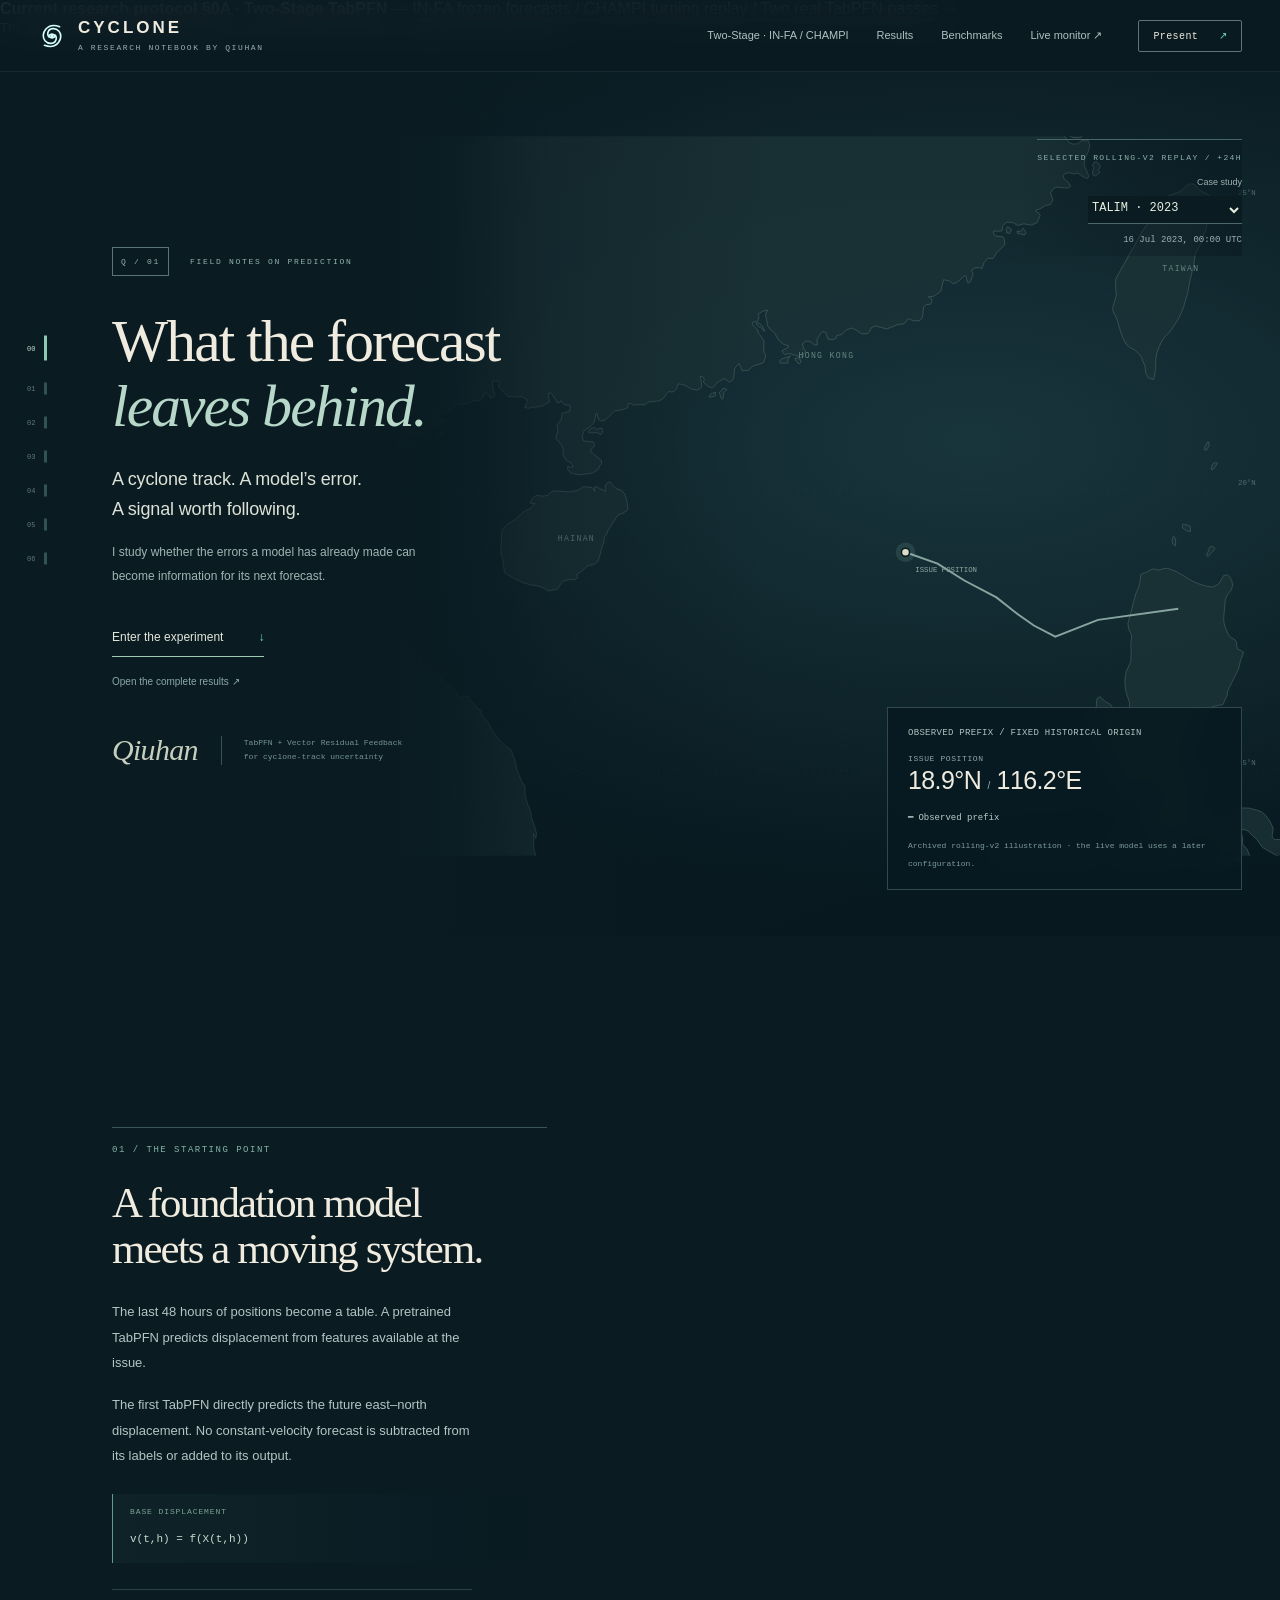
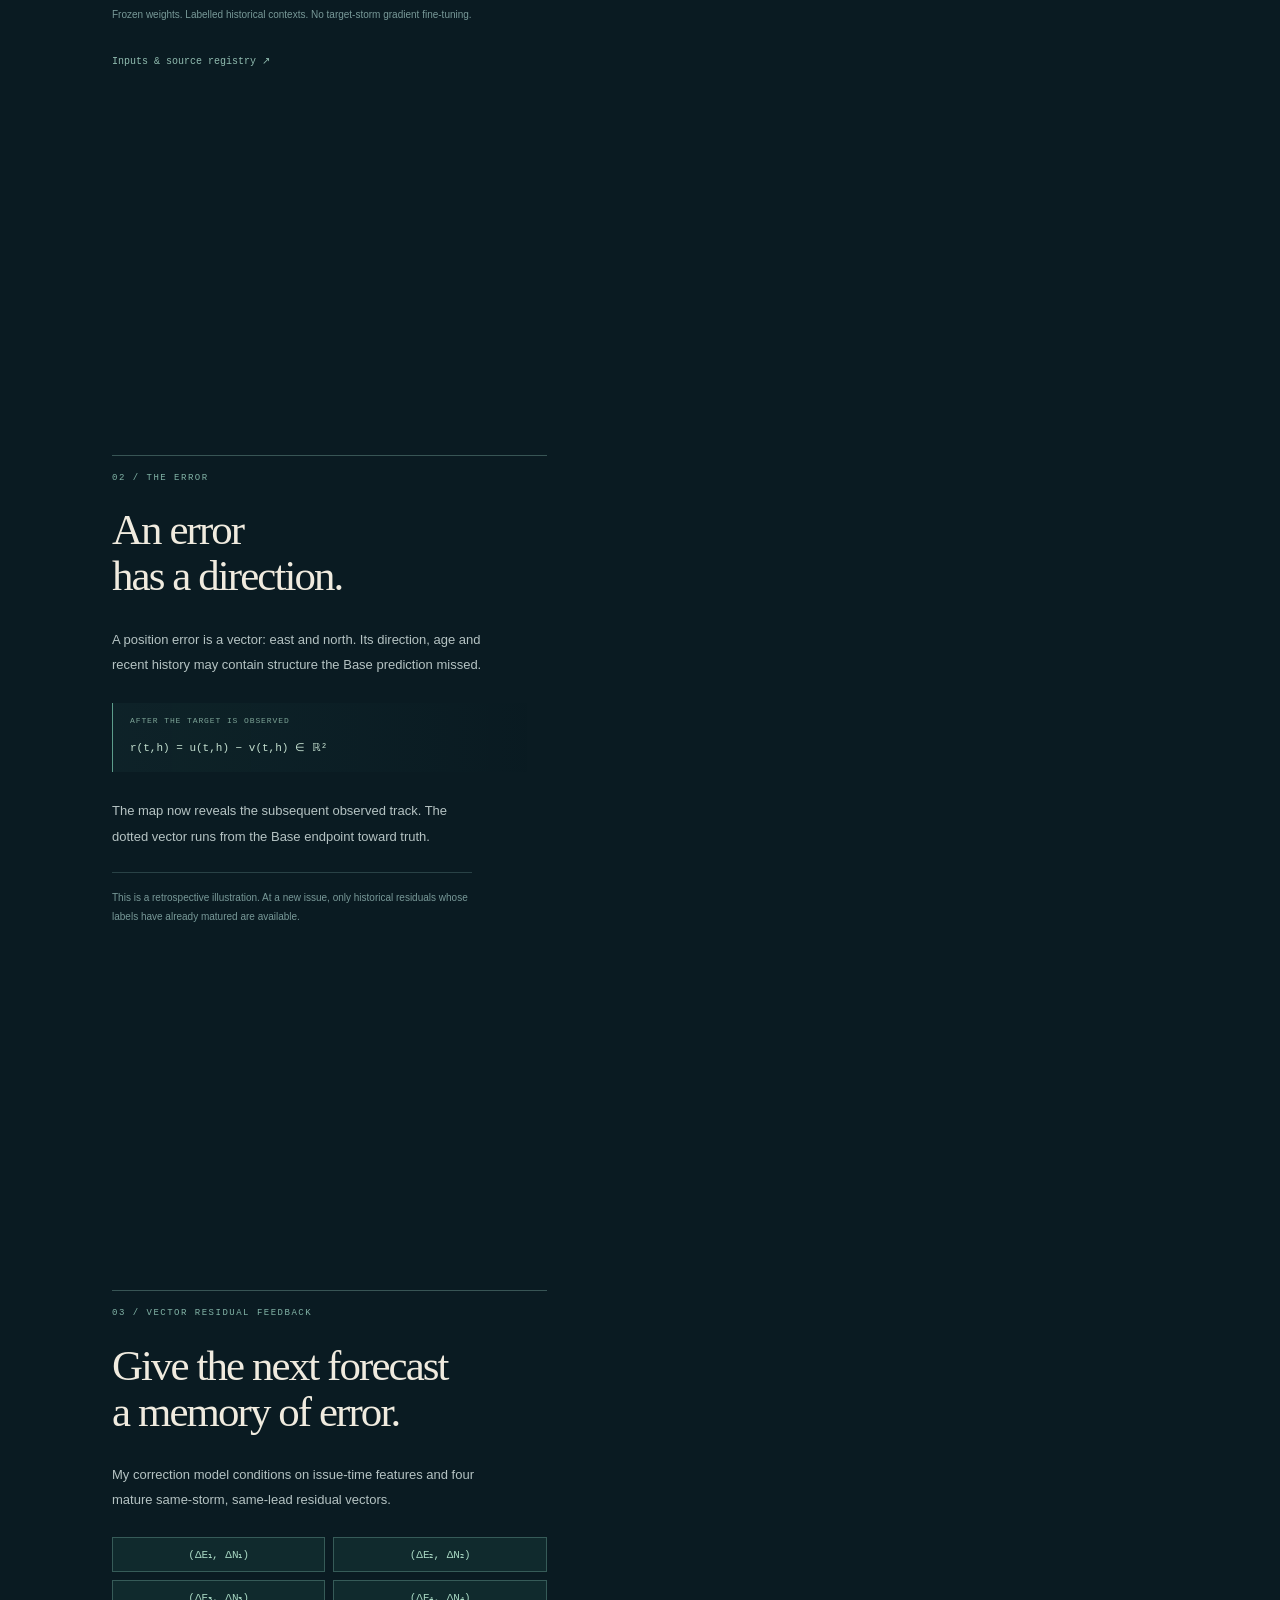
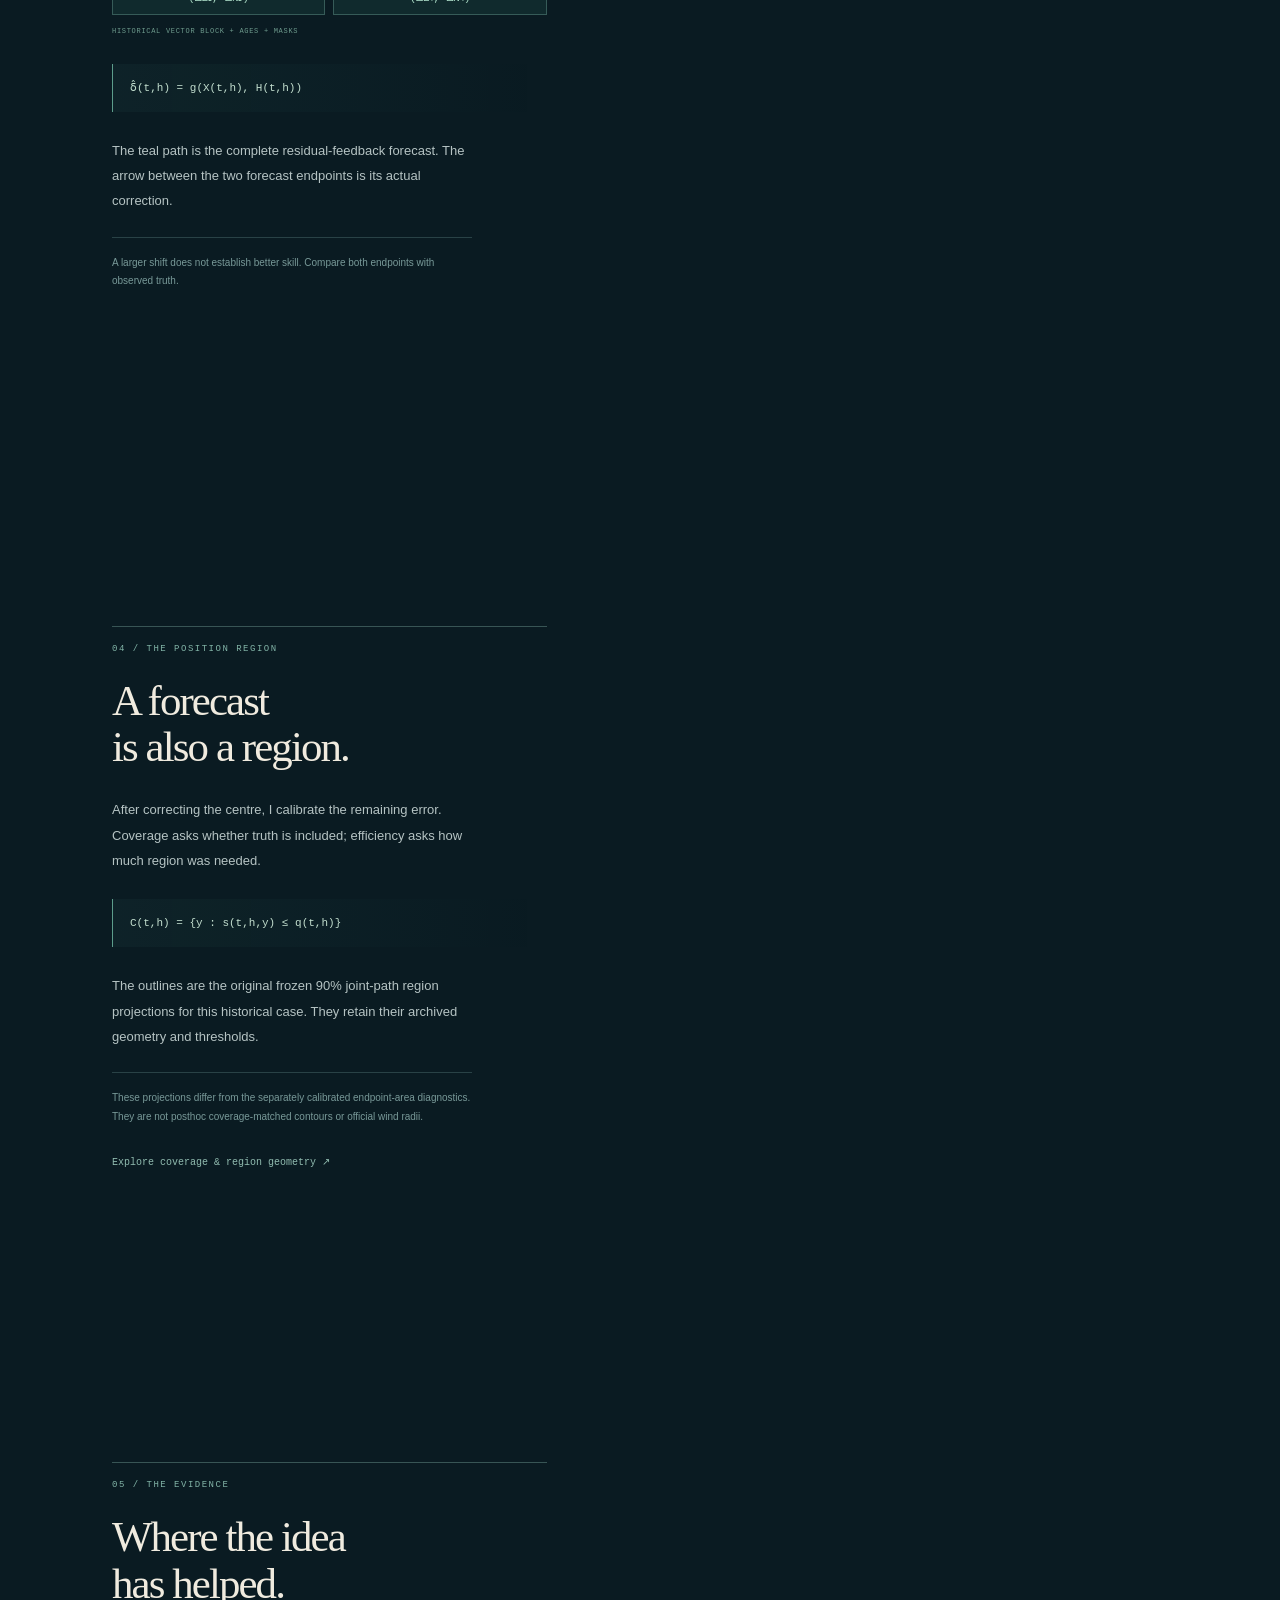
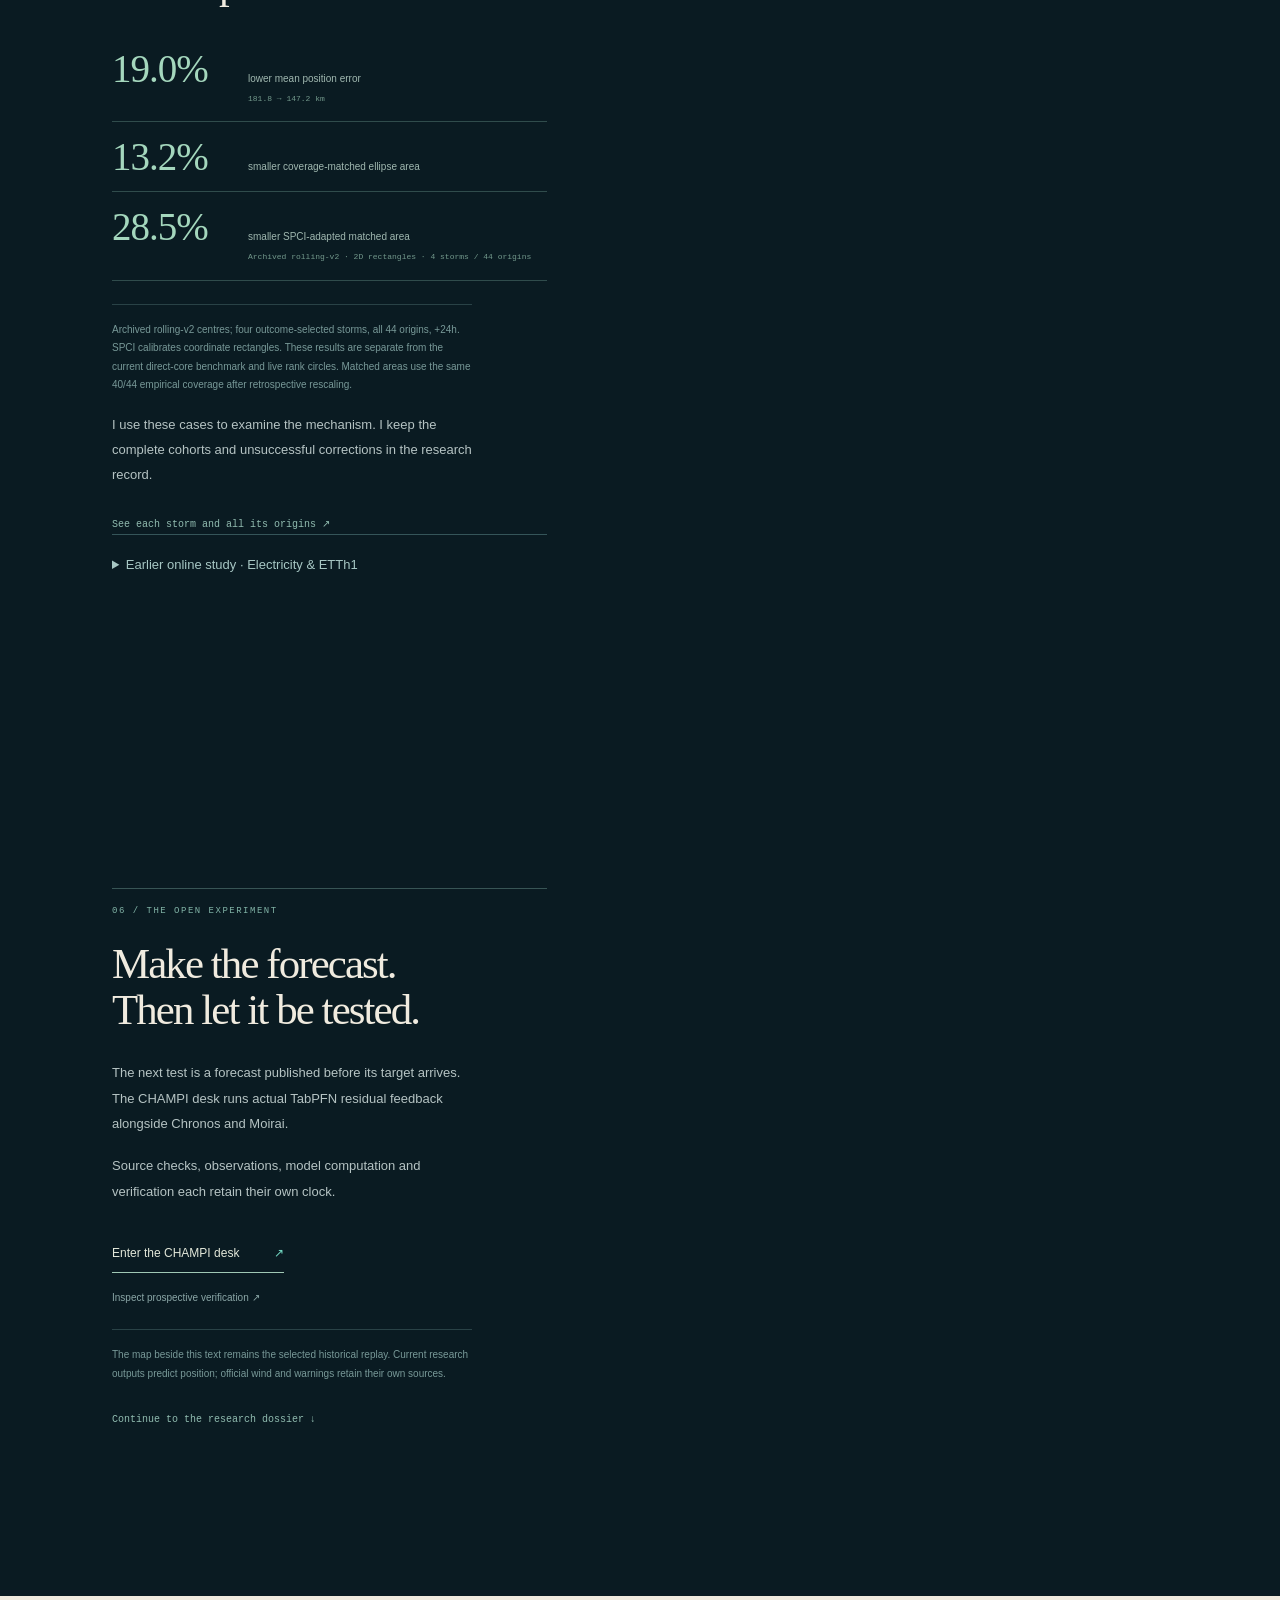
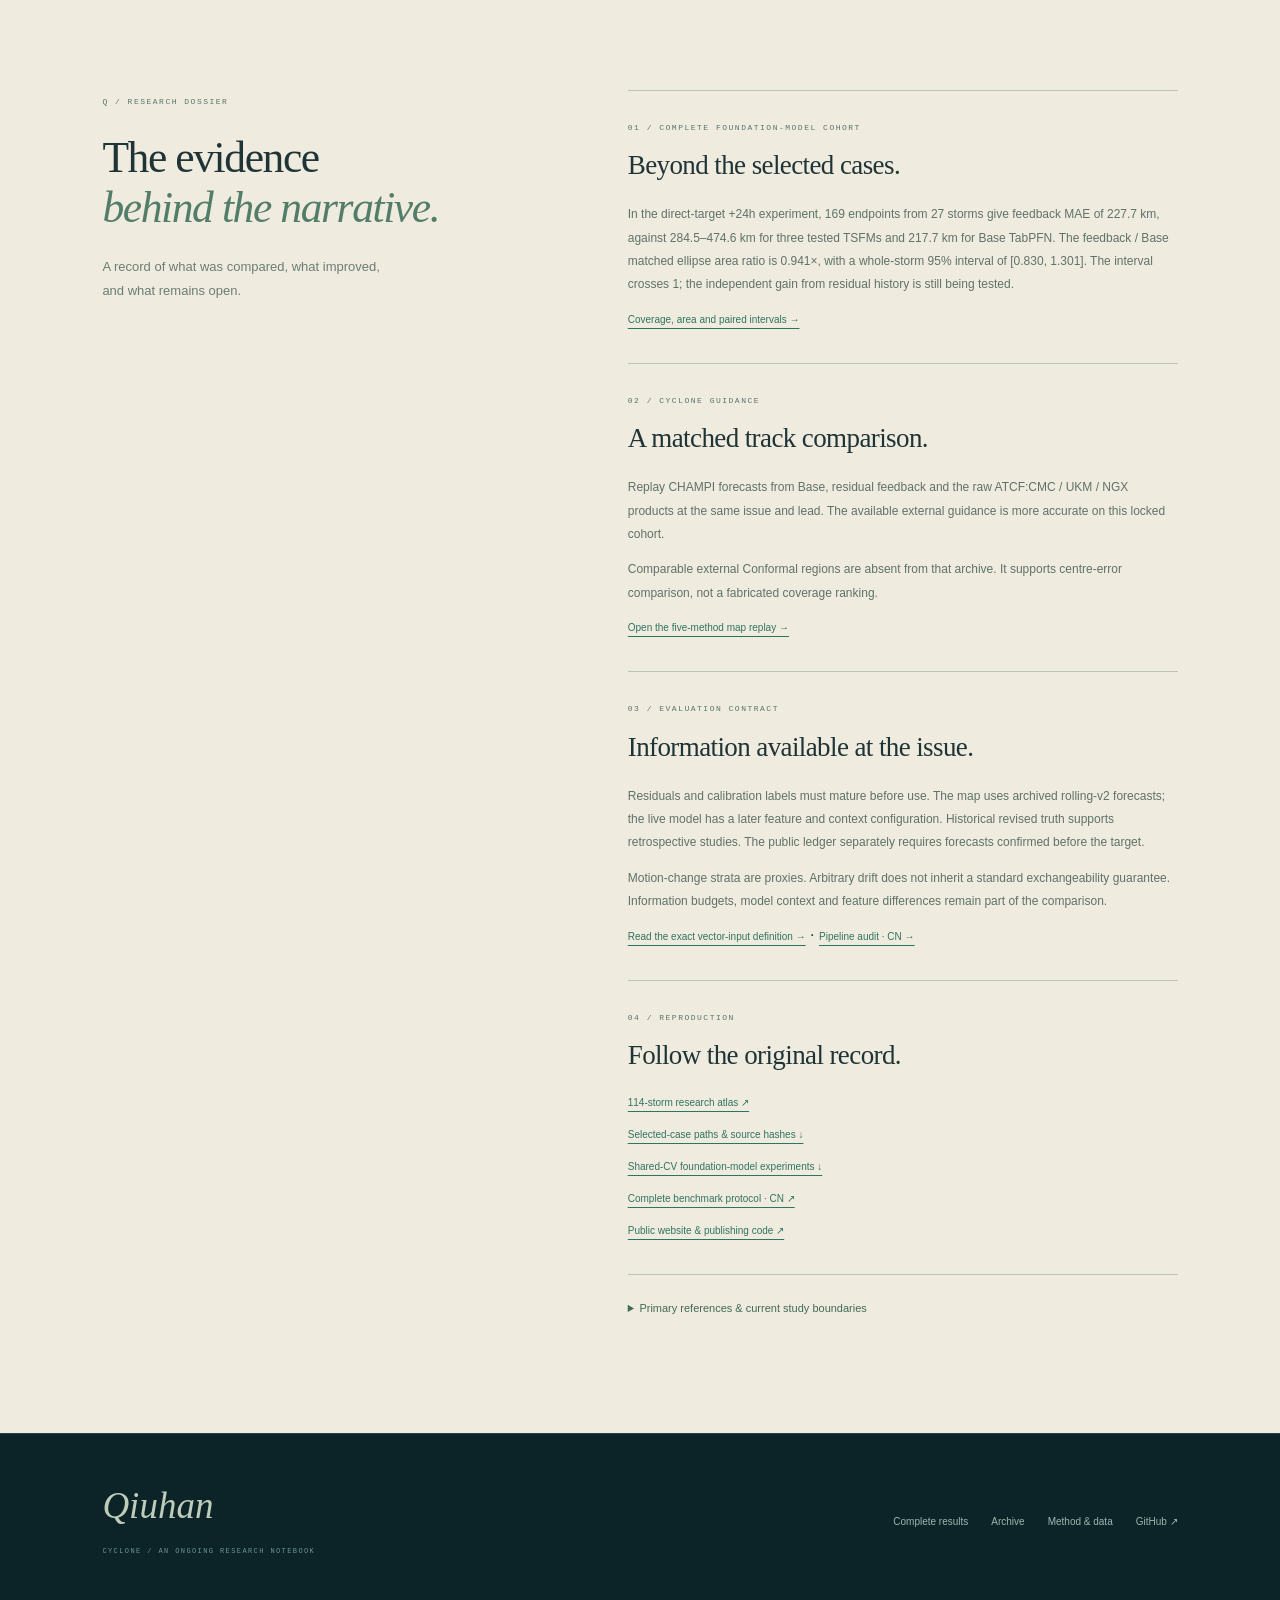
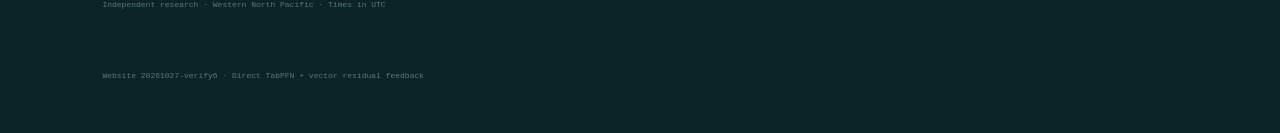
<file: site/index.html>
<!doctype html>
<html lang="en" data-site-version="20261027-verify6">
<head><meta charset="UTF-8"><meta name="viewport" content="width=device-width,initial-scale=1"><meta name="theme-color" content="#0a1b22"><meta name="description" content="A research notebook by Qiuhan. Explore real cyclone tracks, vector residual feedback and conformal uncertainty through a guided map narrative."><meta http-equiv="Content-Security-Policy" content="default-src 'self'; script-src 'self'; style-src 'self'; img-src 'self' data:; connect-src 'self'; object-src 'none'; base-uri 'self'"><title>CYCLONE / What the forecast leaves behind</title><link rel="icon" href="assets/mark.svg"><link rel="stylesheet" href="immersive.css?v=verify5"><script type="module" src="release-watch.mjs?v=verify5"></script><link rel="stylesheet" href="realdata-evidence.css?v=verify6"></head>
<body class="folio-body"><div id="site-update-notice" class="site-update-notice" role="status" hidden></div>
<a class="skip-link" href="#evidence">Skip to research evidence</a>
<header class="folio-header"><a class="folio-brand" href="index.html"><img src="assets/mark.svg" width="28" height="28" alt=""><span>CYCLONE<small>A RESEARCH NOTEBOOK BY QIUHAN</small></span></a><nav aria-label="Research navigation"><a href="two-stage.html">Two-Stage · IN-FA / CHAMPI</a><a href="results.html">Results</a><a href="conformal-benchmark.html">Benchmarks</a><a href="algorithm-live.html">Live monitor ↗</a></nav><button id="present-toggle" class="present-toggle" disabled aria-pressed="false">Present <span>↗</span></button></header><section data-current-two-stage style="padding:16px 6%;background:#eaf5ef;color:#183d3b;font:14px/1.8 system-ui;border-bottom:1px solid #a4c9b8"><strong>Current research protocol §0A · Two-Stage TabPFN</strong> — <a href="two-stage.html" style="color:#076f62;font-weight:700">IN-FA frozen forecasts / CHAMPI turning replay / Two real TabPFN passes →</a><br><small>The earlier Vector Feedback presentation remains an archive with its original numerical results.</small></section>
<nav id="chapter-rail" class="chapter-rail" aria-label="Research chapters"><a href="#opening" data-chapter="0" aria-current="step"><span>00</span><i></i><b>Question</b></a><a href="#formulation" data-chapter="1"><span>01</span><i></i><b>Base</b></a><a href="#residual" data-chapter="2"><span>02</span><i></i><b>Error</b></a><a href="#demonstration" data-chapter="3"><span>03</span><i></i><b>Feedback</b></a><a href="#uncertainty" data-chapter="4"><span>04</span><i></i><b>Region</b></a><a href="#evidence" data-chapter="5"><span>05</span><i></i><b>Evidence</b></a><a href="#protocol" data-chapter="6"><span>06</span><i></i><b>Next</b></a></nav>
<main>
<div id="journey" class="journey">
<div class="research-scene"><div class="scene-grain" aria-hidden="true"></div><div class="scene-map-wrap"><svg id="story-map" viewBox="0 0 1080 880" role="img" aria-label="Archived cyclone map: loading selected historical observations"></svg><div id="scene-caption" class="scene-caption">Actual archived coordinates · Natural Earth coastline</div></div><div class="scene-veil" aria-hidden="true"></div><div class="scene-meta"><span class="scope-label">SELECTED ROLLING-V2 REPLAY / +24H</span><label for="story-case">Case study</label><select id="story-case" disabled><option>TALIM · 2023</option></select><span id="story-issue">Loading the archived origin…</span></div><div class="scene-console"><p id="story-status" role="status">Opening the research record…</p><div id="story-readout" class="story-readout"></div><div id="story-key" class="story-key"></div><span class="scene-footnote">Archived rolling-v2 illustration · the live model uses a later configuration.</span></div></div>
<div class="research-narrative">
<section id="opening" class="story-chapter opening-chapter" data-step="0"><div class="chapter-inner"><div class="chapter-overline"><span>Q / 01</span><span>FIELD NOTES ON PREDICTION</span></div><h1>What the forecast<br><em>leaves behind.</em></h1><p class="opening-deck">A cyclone track. A model’s error.<br>A signal worth following.</p><p class="author-line">I study whether the errors a model has already made can become information for its next forecast.</p><div class="opening-links"><a class="folio-link" href="#formulation">Enter the experiment <span>↓</span></a><a class="quiet-link" href="results.html">Open the complete results ↗</a></div><div class="author-signature"><span>Qiuhan</span><small>TabPFN + Vector Residual Feedback<br>for cyclone-track uncertainty</small></div></div></section>
<section id="formulation" class="story-chapter" data-step="1"><div class="chapter-inner"><span class="chapter-label">01 / THE STARTING POINT</span><h2>A foundation model<br>meets a moving system.</h2><p>The last 48 hours of positions become a table. A pretrained TabPFN predicts displacement from features available at the issue.</p><p>The first TabPFN directly predicts the future east–north displacement. No constant-velocity forecast is subtracted from its labels or added to its output.</p><div class="notebook-equation"><small>BASE DISPLACEMENT</small><code>v(t,h) = f(X(t,h))</code></div><p class="margin-note">Frozen weights. Labelled historical contexts. No target-storm gradient fine-tuning.</p><a class="chapter-source" href="champi-pipeline.html">Inputs & source registry ↗</a></div></section>
<section id="residual" class="story-chapter" data-step="2"><div class="chapter-inner"><span class="chapter-label">02 / THE ERROR</span><h2>An error<br>has a direction.</h2><p>A position error is a vector: east and north. Its direction, age and recent history may contain structure the Base prediction missed.</p><div class="notebook-equation"><small>AFTER THE TARGET IS OBSERVED</small><code>r(t,h) = u(t,h) − v(t,h) ∈ ℝ²</code></div><p>The map now reveals the subsequent observed track. The dotted vector runs from the Base endpoint toward truth.</p><p class="margin-note">This is a retrospective illustration. At a new issue, only historical residuals whose labels have already matured are available.</p></div></section>
<section id="demonstration" class="story-chapter" data-step="3"><div class="chapter-inner"><span class="chapter-label">03 / VECTOR RESIDUAL FEEDBACK</span><h2>Give the next forecast<br>a memory of error.</h2><p>My correction model conditions on issue-time features and four mature same-storm, same-lead residual vectors.</p><div class="residual-schema" aria-label="Input schema, not observed residual values"><span>(ΔE₁, ΔN₁)</span><span>(ΔE₂, ΔN₂)</span><span>(ΔE₃, ΔN₃)</span><span>(ΔE₄, ΔN₄)</span><small>HISTORICAL VECTOR BLOCK + AGES + MASKS</small></div><div class="notebook-equation"><code>δ̂(t,h) = g(X(t,h), H(t,h))</code></div><p>The teal path is the complete residual-feedback forecast. The arrow between the two forecast endpoints is its actual correction.</p><p class="margin-note">A larger shift does not establish better skill. Compare both endpoints with observed truth.</p></div></section>
<section id="uncertainty" class="story-chapter" data-step="4"><div class="chapter-inner"><span class="chapter-label">04 / THE POSITION REGION</span><h2>A forecast<br>is also a region.</h2><p>After correcting the centre, I calibrate the remaining error. Coverage asks whether truth is included; efficiency asks how much region was needed.</p><div class="notebook-equation"><code>C(t,h) = {y : s(t,h,y) ≤ q(t,h)}</code></div><p>The outlines are the original frozen 90% joint-path region projections for this historical case. They retain their archived geometry and thresholds.</p><p class="margin-note">These projections differ from the separately calibrated endpoint-area diagnostics. They are not posthoc coverage-matched contours or official wind radii.</p><a class="chapter-source" href="conformal-benchmark.html#cp-evidence">Explore coverage & region geometry ↗</a></div></section>
<section id="evidence" class="story-chapter evidence-chapter" data-step="5"><div class="chapter-inner"><span class="chapter-label">05 / THE EVIDENCE</span><h2>Where the idea<br>has helped.</h2><div id="story-evidence" class="story-evidence"><p>Loading the selected-cohort evidence…</p></div><p class="margin-note">Archived rolling-v2 centres; four outcome-selected storms, all 44 origins, +24h. SPCI calibrates coordinate rectangles. These results are separate from the current direct-core benchmark and live rank circles. Matched areas use the same 40/44 empirical coverage after retrospective rescaling.</p><p>I use these cases to examine the mechanism. I keep the complete cohorts and unsuccessful corrections in the research record.</p><a class="chapter-source" href="results.html">See each storm and all its origins ↗</a><details class="realdata-archived"><summary>Earlier online study · Electricity & ETTh1</summary><div id="realdata-highlight"></div></details></div></section>
<section id="protocol" class="story-chapter final-chapter" data-step="6"><div class="chapter-inner"><span class="chapter-label">06 / THE OPEN EXPERIMENT</span><h2>Make the forecast.<br>Then let it be tested.</h2><p>The next test is a forecast published before its target arrives. The CHAMPI desk runs actual TabPFN residual feedback alongside Chronos and Moirai.</p><p>Source checks, observations, model computation and verification each retain their own clock.</p><div class="opening-links"><a class="folio-link" href="champi.html">Enter the CHAMPI desk <span>↗</span></a><a class="quiet-link" href="algorithm-live.html#verification">Inspect prospective verification ↗</a></div><p class="margin-note">The map beside this text remains the selected historical replay. Current research outputs predict position; official wind and warnings retain their own sources.</p><a class="chapter-source" href="#resources">Continue to the research dossier ↓</a></div></section>
</div></div>
<section id="resources" class="research-dossier"><div class="dossier-title"><span class="paper-label">Q / RESEARCH DOSSIER</span><h2>The evidence<br><em>behind the narrative.</em></h2><p>A record of what was compared, what improved, and what remains open.</p></div><div class="dossier-body"><article><span class="paper-label">01 / COMPLETE FOUNDATION-MODEL COHORT</span><h3>Beyond the selected cases.</h3><p>In the direct-target +24h experiment, 169 endpoints from 27 storms give feedback MAE of 227.7 km, against 284.5–474.6 km for three tested TSFMs and 217.7 km for Base TabPFN. The feedback / Base matched ellipse area ratio is 0.941×, with a whole-storm 95% interval of [0.830, 1.301]. The interval crosses 1; the independent gain from residual history is still being tested.</p><a href="conformal-benchmark.html#cp-evidence">Coverage, area and paired intervals →</a></article><article><span class="paper-label">02 / CYCLONE GUIDANCE</span><h3>A matched track comparison.</h3><p>Replay CHAMPI forecasts from Base, residual feedback and the raw ATCF:CMC / UKM / NGX products at the same issue and lead. The available external guidance is more accurate on this locked cohort.</p><p>Comparable external Conformal regions are absent from that archive. It supports centre-error comparison, not a fabricated coverage ranking.</p><a href="conformal-benchmark.html#guidance-benchmark">Open the five-method map replay →</a></article><article><span class="paper-label">03 / EVALUATION CONTRACT</span><h3>Information available at the issue.</h3><p>Residuals and calibration labels must mature before use. The map uses archived rolling-v2 forecasts; the live model has a later feature and context configuration. Historical revised truth supports retrospective studies. The public ledger separately requires forecasts confirmed before the target.</p><p>Motion-change strata are proxies. Arbitrary drift does not inherit a standard exchangeability guarantee. Information budgets, model context and feature differences remain part of the comparison.</p><a href="assets/docs/DIRECT_VECTOR_FEEDBACK.md">Read the exact vector-input definition →</a> · <a href="assets/docs/C1_PIPELINE_AUDIT_CN.md">Pipeline audit · CN →</a></article><article><span class="paper-label">04 / REPRODUCTION</span><h3>Follow the original record.</h3><div class="dossier-links"><a href="research-atlas.html">114-storm research atlas ↗</a><a href="assets/feedback-showcase.json" download>Selected-case paths & source hashes ↓</a><a href="assets/tsfm-cv-sensitivity.json" download>Shared-CV foundation-model experiments ↓</a><a href="assets/docs/TSFM_CONFORMAL_BENCHMARK_CN.md">Complete benchmark protocol · CN ↗</a><a href="https://github.com/Qiuhan99/cyclone-tfm-live">Public website & publishing code ↗</a></div></article><details class="dossier-references"><summary>Primary references & current study boundaries</summary><p><b>Implementation naming.</b> The proposed method is TabPFN + Vector Residual Feedback. <a href="assets/docs/DIRECT_VECTOR_FEEDBACK.md">Current algorithm contract →</a> The active protocol is direct_vector_feedback_v1: v = f(X), r = u − v, v_RF = v + g(X, H). CV is excluded from the core method and retained only in explicitly labelled archived experiments. Raw identifiers <code>TabPFN CV-F2</code> and <code>TabPFN CV-F2 + C1</code> remain in the archived results for exact traceability.</p><p>F3 environmental steering and Regime-Gated correction are not active in the live pipeline. Unexposed seasons, controlled drift and aligned information budgets remain necessary next evaluations. The current live adapter tracks CHAMPI.</p><a href="https://arxiv.org/abs/2501.02945">Hoo et al. · From Tables to Time</a><a href="https://arxiv.org/abs/2107.07511">Angelopoulos & Bates · Conformal prediction</a><a href="https://arxiv.org/abs/2106.00170">Gibbs & Candès · Adaptive conformal inference</a><p>These sources motivate the research; their model configurations and theoretical guarantees are not attributed to this implementation.</p></details></div></section>
</main>
<footer class="folio-footer"><div class="footer-signature">Qiuhan<span>CYCLONE / AN ONGOING RESEARCH NOTEBOOK</span></div><nav aria-label="Archive links"><a href="results.html">Complete results</a><a href="research.html">Archive</a><a href="champi-pipeline.html">Method & data</a><a href="https://github.com/Qiuhan99/cyclone-tfm-live">GitHub ↗</a></nav><small>Independent research · Western North Pacific · Times in UTC</small><small class="site-version">Website 20261027-verify6 · Direct TabPFN + vector residual feedback</small></footer>
<div id="present-dock" class="present-dock" aria-label="Presentation controls" hidden><button id="present-prev" aria-label="Previous chapter">←</button><span id="present-position">00 / 06</span><button id="present-next" aria-label="Next chapter">→</button><span class="present-hint">Arrow keys · Esc to exit</span><button id="present-exit">Exit</button></div>
<noscript><p class="no-script">The complete research text is available without JavaScript. Enable JavaScript for the archived map and presentation controls, or <a href="results.html">open the results</a>.</p></noscript>
<script type="module" src="immersive.mjs?v=verify6"></script>
<script type="module" src="realdata-evidence.mjs?v=verify6"></script></body></html>
</file>
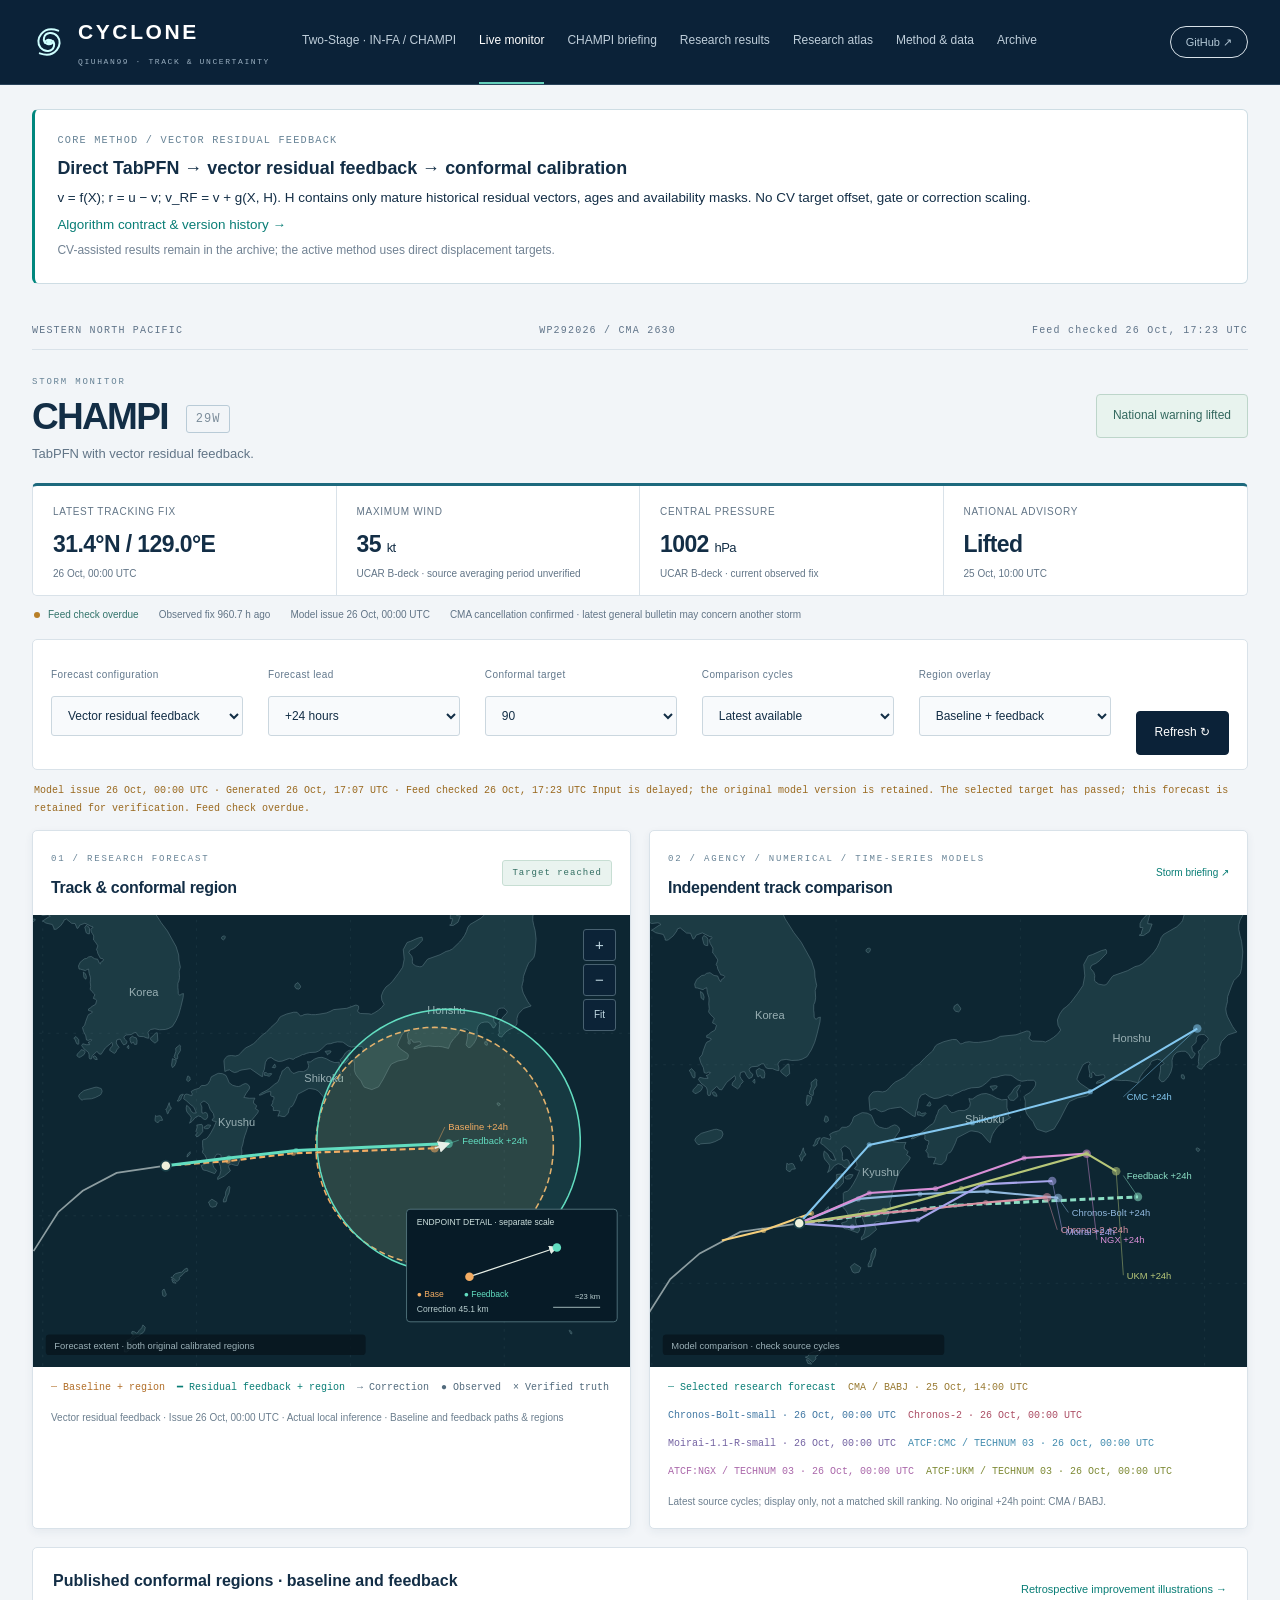
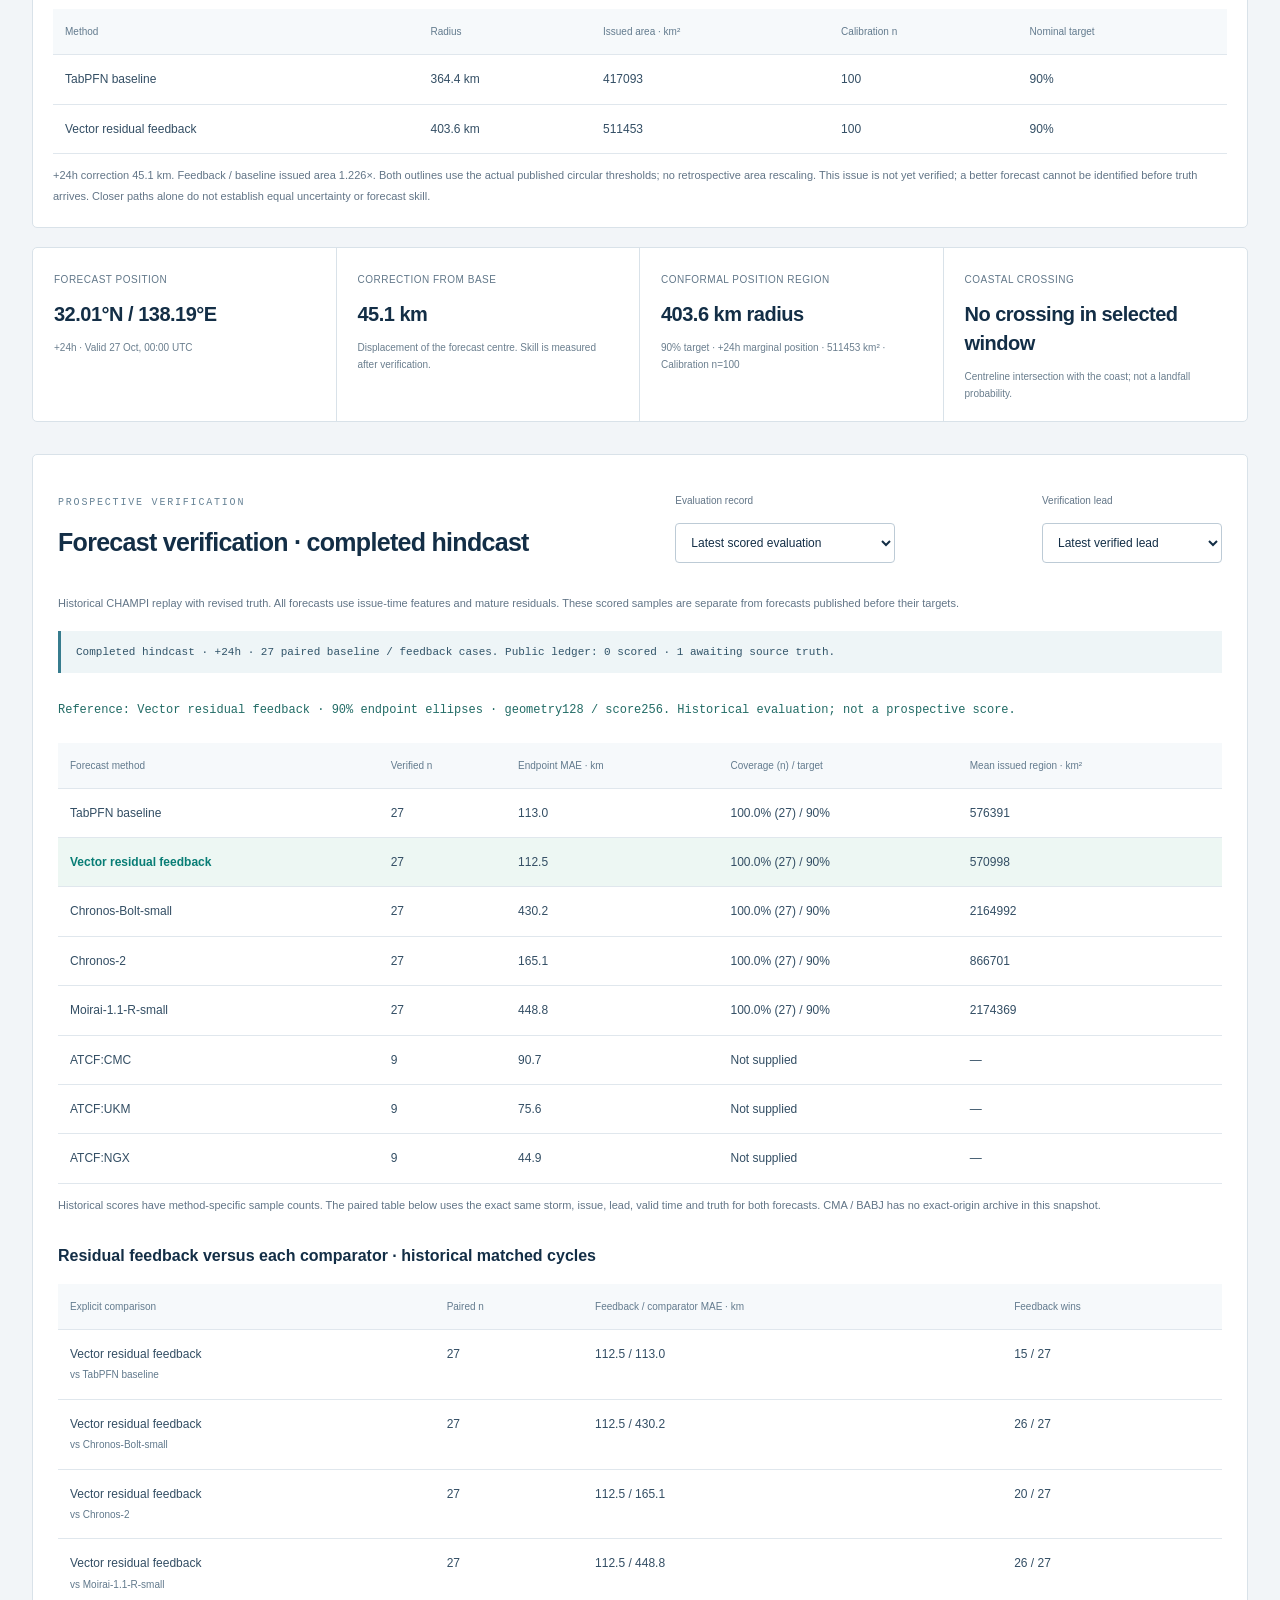
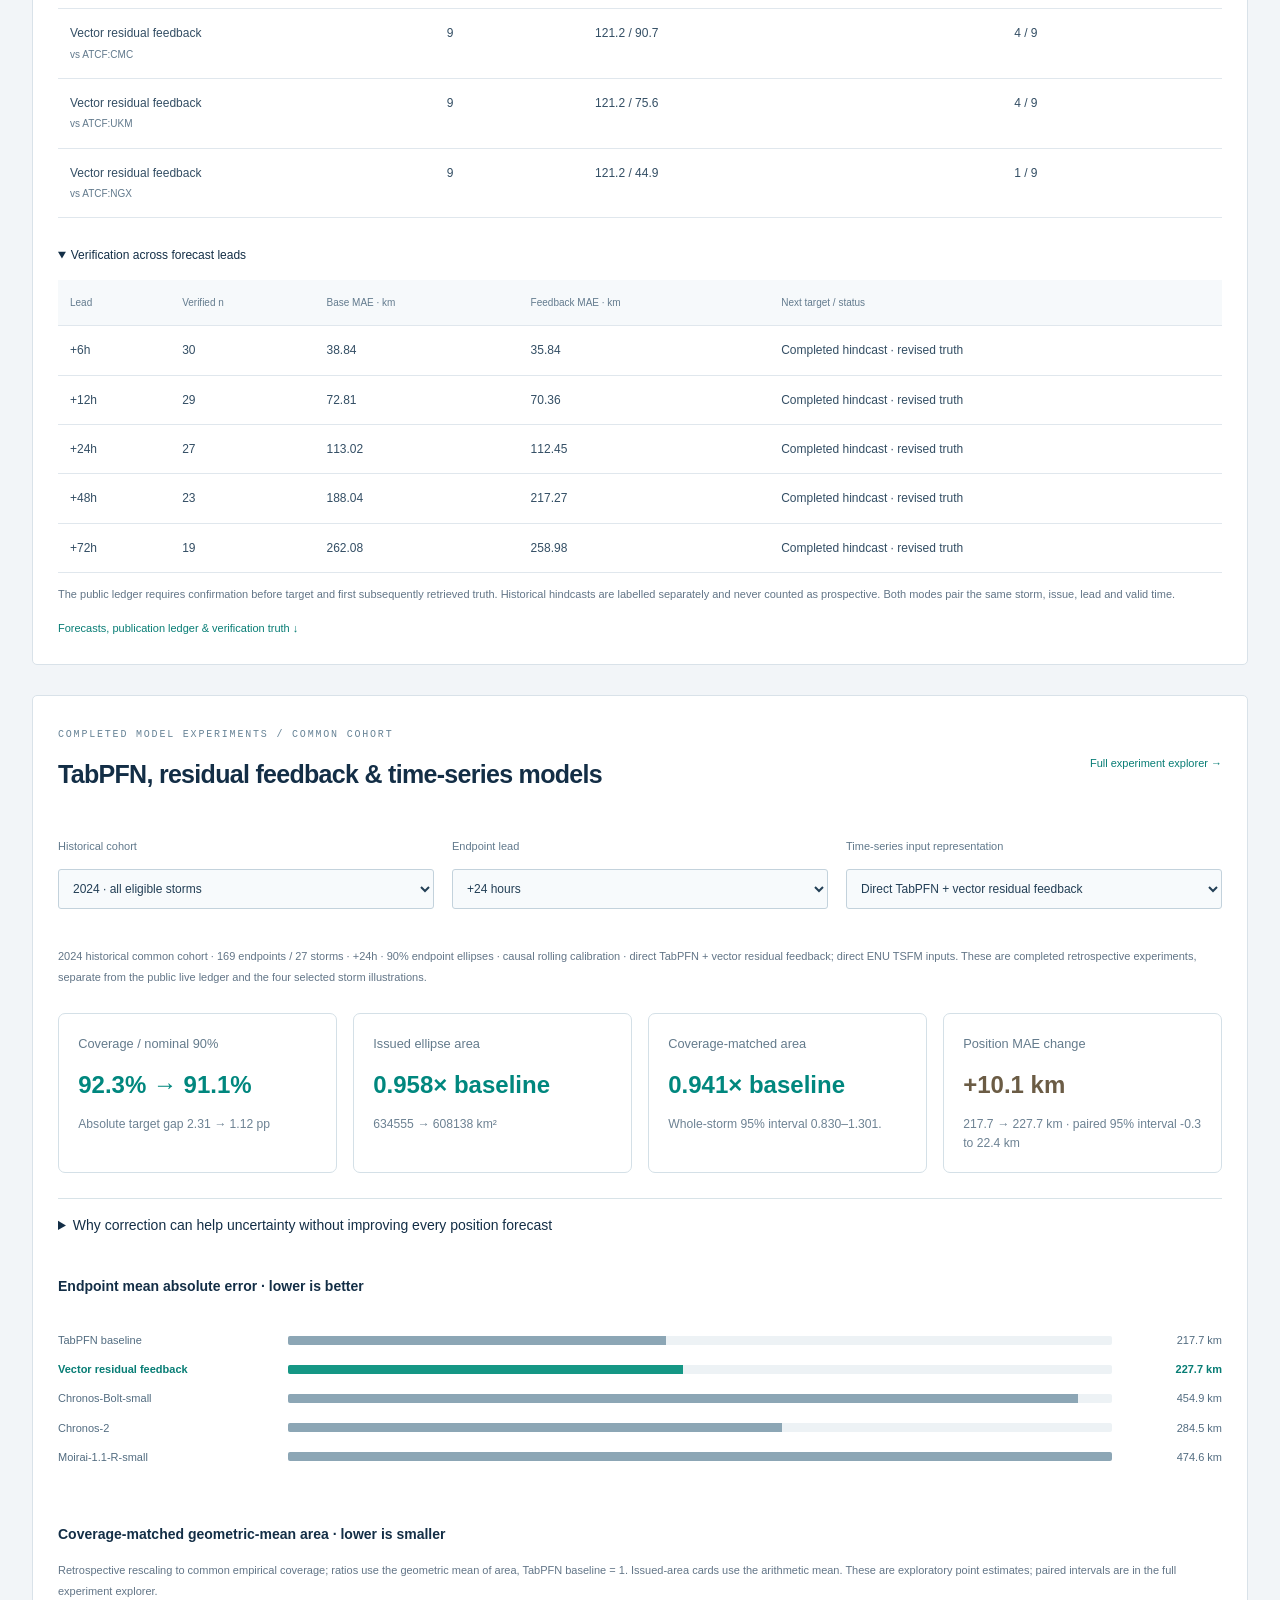
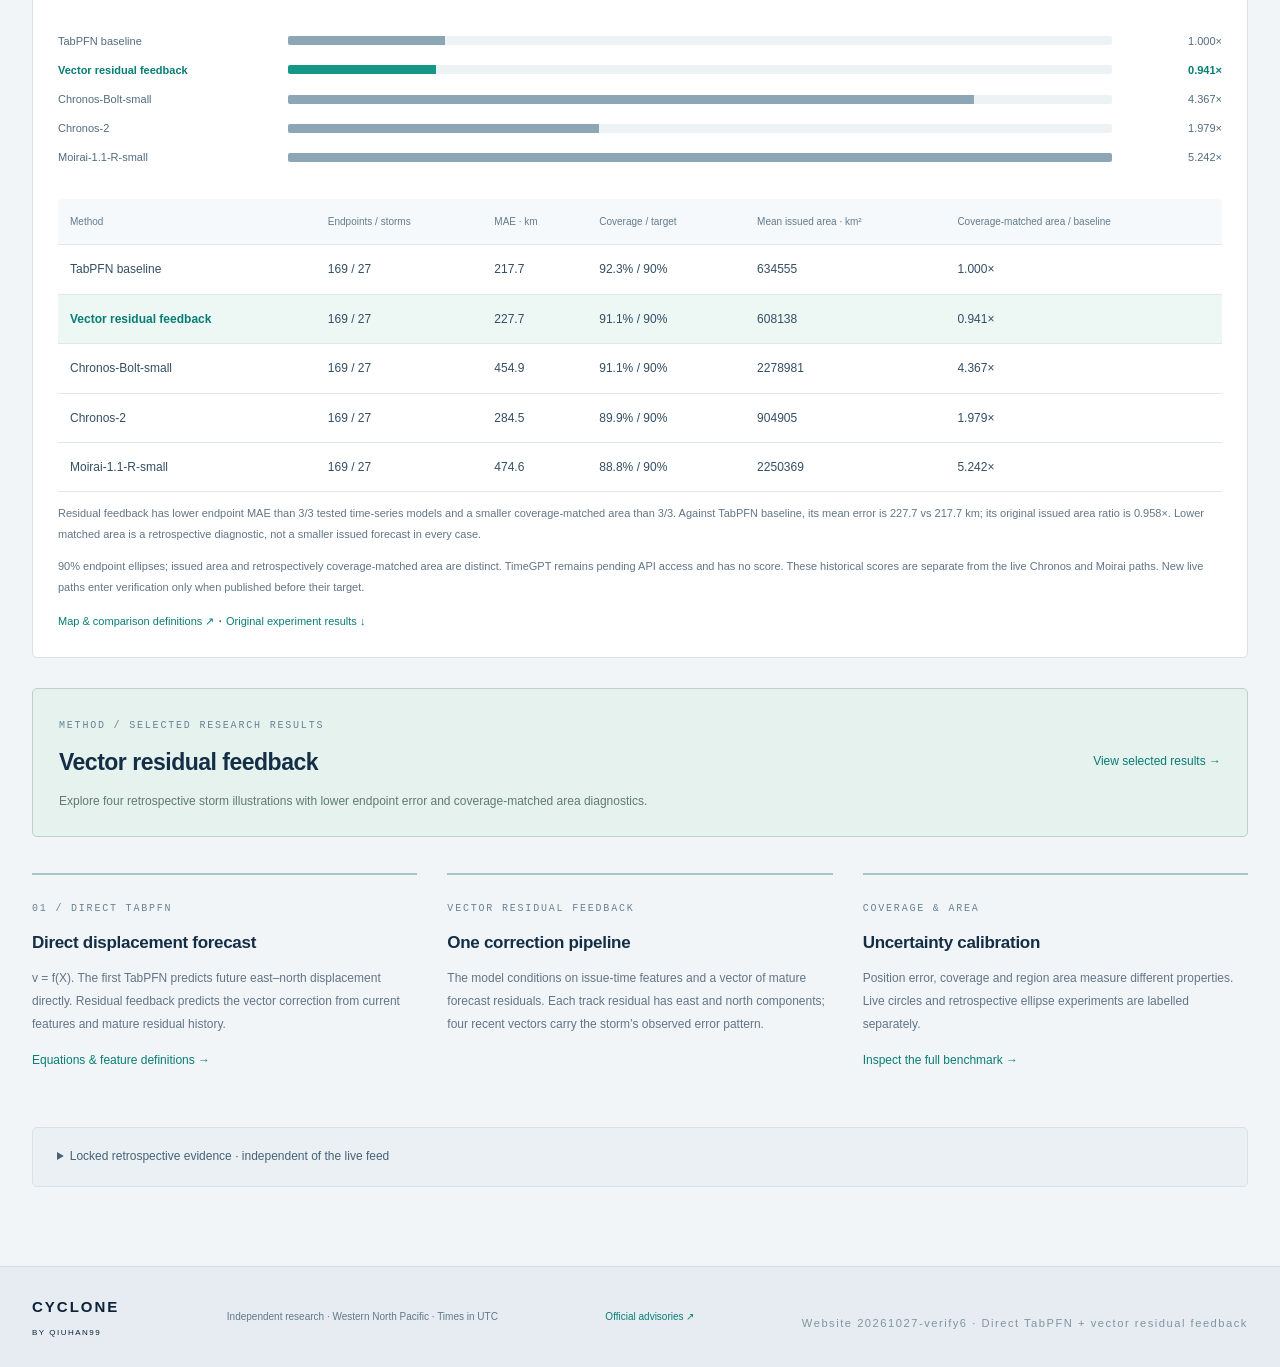
<file: site/algorithm-live.html>
<!doctype html><html lang="en" data-site-version="20261027-verify6"><head><meta charset="UTF-8"><meta name="viewport" content="width=device-width,initial-scale=1"><meta name="theme-color" content="#0b2238"><meta name="description" content="CHAMPI track monitoring, TabPFN residual correction and prospective conformal verification."><meta http-equiv="Content-Security-Policy" content="default-src 'self'; script-src 'self'; style-src 'self' 'unsafe-inline'; img-src 'self' data: blob:; connect-src 'self'; object-src 'none'; base-uri 'self'"><title>CYCLONE / Storm monitor</title><link rel="icon" href="assets/mark.svg"><link rel="stylesheet" href="atlas.css"><link rel="stylesheet" href="algorithm-live.css"><link rel="stylesheet" href="conformal-evidence.css?v=terminal1"><link rel="stylesheet" href="terminal.css?v=verify5"><script type="module" src="release-watch.mjs?v=verify5"></script></head><body><div id="site-update-notice" class="site-update-notice" role="status" hidden></div><header class="atlas-header"><a class="atlas-brand" href="index.html" aria-current="page"><img src="assets/mark.svg" width="34" height="34" alt=""><span>CYCLONE<small>QIUHAN99 · TRACK & UNCERTAINTY</small></span></a><nav aria-label="Main navigation"><a href="two-stage.html">Two-Stage · IN-FA / CHAMPI</a><a href="algorithm-live.html" aria-current="page">Live monitor</a><a href="champi.html">CHAMPI briefing</a><a href="results.html">Research results</a><a href="research-atlas.html">Research atlas</a><a href="champi-pipeline.html">Method & data</a><a href="research.html">Archive</a></nav><a class="github" href="https://github.com/Qiuhan99/cyclone-tfm-live">GitHub ↗</a></header><main class="algorithm-main terminal-main"><section id="direct-core" class="core-contract"><article><span class="eyebrow">CORE METHOD / VECTOR RESIDUAL FEEDBACK</span><h2>Direct TabPFN → vector residual feedback → conformal calibration</h2><p>v = f(X); r = u − v; v_RF = v + g(X, H). H contains only mature historical residual vectors, ages and availability masks. No CV target offset, gate or correction scaling.</p><a href="assets/docs/DIRECT_VECTOR_FEEDBACK.md">Algorithm contract & version history →</a><p>CV-assisted results remain in the archive; the active method uses direct displacement targets.</p></article></section><div class="basin-bar"><span>WESTERN NORTH PACIFIC</span><span>WP292026 / CMA 2630</span><span id="monitor-clock">Checking public feed</span></div><section class="storm-heading"><div><span class="eyebrow">STORM MONITOR</span><h1>CHAMPI<span class="storm-number">29W</span></h1><p>TabPFN with vector residual feedback.</p></div><div id="monitor-alert" class="alert-badge">Checking official advisory</div></section><section id="monitor-facts" class="monitor-facts" aria-label="Latest tracking observations"></section><div id="monitor-freshness" class="source-strip" role="status"></div><section class="algo-controls" aria-label="Forecast controls"><label>Forecast configuration<select id="algo-method"><option value="TabPFN Direct-F2 + RF">Vector residual feedback</option><option value="TabPFN Direct-F2">TabPFN baseline</option></select></label><label>Forecast lead<select id="algo-lead"><option value="6">+6 hours</option><option value="12">+12 hours</option><option value="24" selected>+24 hours</option><option value="48">+48 hours</option><option value="72">+72 hours</option></select></label><label>Conformal target<select id="algo-level"><option>80</option><option selected>90</option><option>95</option></select></label><label>Comparison cycles<select id="algo-pairing"><option value="latest" selected>Latest available</option><option value="matched">Same issue time</option></select></label><label>Region overlay<select id="algo-region-mode"><option value="both" selected>Baseline + feedback</option><option value="TabPFN Direct-F2">Baseline only</option><option value="TabPFN Direct-F2 + RF">Feedback only</option><option value="none">Hide regions</option></select></label><button id="algo-refresh">Refresh ↻</button></section><p id="algo-status" class="algo-status" role="status"></p><section class="algo-maps"><article class="algo-map-card"><div class="algo-map-heading"><div><span class="eyebrow">01 / RESEARCH FORECAST</span><h2>Track & conformal region</h2></div><span class="badge" id="algo-state">Checking model version</span></div><div class="algo-map-wrap"><svg id="algo-own-map" viewBox="0 0 700 530" role="img" aria-label="TabPFN baseline and residual-feedback paths with both original calibrated position regions"></svg><div class="map-tools"><button id="algo-zoom-in" aria-label="Zoom in">+</button><button id="algo-zoom-out" aria-label="Zoom out">−</button><button id="algo-map-reset" aria-label="Fit forecast">Fit</button></div></div><div class="algo-legend"><span class="base">┄ Baseline + region</span><span class="c1">━ Residual feedback + region</span><span>→ Correction</span><span>● Observed</span><span>× Verified truth</span></div><p id="algo-own-clock"></p></article><article class="algo-map-card"><div class="algo-map-heading"><div><span class="eyebrow">02 / AGENCY / NUMERICAL / TIME-SERIES MODELS</span><h2>Independent track comparison</h2></div><a href="champi.html">Storm briefing ↗</a></div><div class="algo-map-wrap"><svg id="algo-other-map" viewBox="0 0 700 530" role="img" aria-label="CMA, numerical and genuine Chronos/Moirai forecasts on their comparison extent"></svg></div><div class="algo-legend" id="algo-other-legend"></div><p id="algo-other-note"></p></article></section><section class="region-comparison"><div class="section-heading"><h3>Published conformal regions · baseline and feedback</h3><a href="results.html">Retrospective improvement illustrations →</a></div><div class="algo-table"><table><thead><tr><th>Method</th><th>Radius</th><th>Issued area · km²</th><th>Calibration n</th><th>Nominal target</th></tr></thead><tbody id="algo-region-comparison"></tbody></table></div><p id="algo-region-note" class="fine-print"></p></section><section class="algo-cards"><article><span>Forecast position</span><strong id="algo-target">—</strong><p id="algo-target-time"></p></article><article><span>Correction from Base</span><strong id="algo-correction">—</strong><p>Displacement of the forecast centre. Skill is measured after verification.</p></article><article><span>Conformal position region</span><strong id="algo-radius">—</strong><p id="algo-area"></p></article><article><span>Coastal crossing</span><strong id="algo-coast">—</strong><p>Centreline intersection with the coast; not a landfall probability.</p></article></section><section class="verification-section" id="verification"><div class="section-heading"><div><span class="eyebrow">PROSPECTIVE VERIFICATION</span><h2 id="verification-title">Forecast verification</h2></div><label class="verification-select">Evaluation record<select id="algo-evaluation-mode"><option value="auto" selected>Latest scored evaluation</option><option value="hindcast">Completed CHAMPI hindcast</option><option value="prospective">Public forecast ledger</option></select></label><label class="verification-select">Verification lead<select id="algo-verify-lead"><option value="auto" selected>Latest verified lead</option><option value="6">+6 hours</option><option value="12">+12 hours</option><option value="24">+24 hours</option><option value="48">+48 hours</option><option value="72">+72 hours</option></select></label></div><p id="algo-ledger-note" class="muted"></p><div id="algo-verification-status" class="verification-status" role="status"></div><p id="algo-verify-method" class="verification-reference"></p><div class="algo-table"><table><thead><tr><th>Forecast method</th><th>Verified n</th><th>Endpoint MAE · km</th><th>Coverage (n) / target</th><th>Mean issued region · km²</th></tr></thead><tbody id="algo-verification-methods"></tbody></table></div><p id="algo-score-note" class="fine-print">Each method has its own verified sample count. Agency and numerical tracks have no comparable conformal region supplied. Use the paired table below to compare accuracy on identical cycles.</p><h3 id="algo-pair-title" class="verification-subtitle">Residual feedback versus each comparator · matched cycles</h3><div class="algo-table"><table><thead><tr><th>Explicit comparison</th><th>Paired n</th><th>Feedback / comparator MAE · km</th><th>Feedback wins</th></tr></thead><tbody id="algo-forward"></tbody></table></div><details class="verification-detail" open><summary>Verification across forecast leads</summary><div class="algo-table"><table><thead><tr><th>Lead</th><th>Verified n</th><th>Base MAE · km</th><th>Feedback MAE · km</th><th>Next target / status</th></tr></thead><tbody id="algo-all-leads"></tbody></table></div></details><p class="fine-print">The public ledger requires confirmation before target and first subsequently retrieved truth. Historical hindcasts are labelled separately and never counted as prospective. Both modes pair the same storm, issue, lead and valid time.</p><a class="text-link" href="assets/champi-operations.json" download>Forecasts, publication ledger & verification truth ↓</a></section><section class="model-comparison verification-section" id="model-comparison"><div class="section-heading"><div><span class="eyebrow">COMPLETED MODEL EXPERIMENTS / COMMON COHORT</span><h2>TabPFN, residual feedback & time-series models</h2></div><a href="conformal-benchmark.html">Full experiment explorer →</a></div><div class="comparison-controls"><label>Historical cohort<select id="comparison-cohort"><option value="test" selected>2024 · all eligible storms</option><option value="champi">CHAMPI · locked snapshot</option></select></label><label>Endpoint lead<select id="comparison-lead"><option value="6">+6 hours</option><option value="12">+12 hours</option><option value="24" selected>+24 hours</option></select></label><label>Time-series input representation<select id="comparison-input"><option value="core" selected>Direct TabPFN + vector residual feedback</option><option value="shared">Archive · CV-assisted models</option><option value="direct">Archive · CV-assisted TabPFN / direct TSFMs</option></select></label></div><p id="comparison-scope" class="fine-print" role="status">Loading completed experiments…</p><div id="comparison-assessment" class="comparison-assessment" aria-label="Residual feedback versus its baseline"></div><details class="comparison-audit"><summary>Why correction can help uncertainty without improving every position forecast</summary><p id="comparison-diagnosis"></p><p>For a true vector residual r and estimated correction δ, the tangent squared-error gain is 2r·δ − ‖δ‖². Estimated corrections can point in the wrong direction or overshoot. Conformal coverage, region efficiency and position MAE are evaluated separately.</p><a href="assets/docs/DIRECT_FEEDBACK_AUDIT_CN.md">Audit and interpretation · Chinese →</a></details><h3>Endpoint mean absolute error · lower is better</h3><div id="comparison-bars" class="model-error-bars"></div><h3>Coverage-matched geometric-mean area · lower is smaller</h3><p class="fine-print">Retrospective rescaling to common empirical coverage; ratios use the geometric mean of area, TabPFN baseline = 1. Issued-area cards use the arithmetic mean. These are exploratory point estimates; paired intervals are in the full experiment explorer.</p><div id="comparison-area-bars" class="model-error-bars"></div><div class="algo-table"><table><thead><tr><th>Method</th><th>Endpoints / storms</th><th>MAE · km</th><th>Coverage / target</th><th>Mean issued area · km²</th><th>Coverage-matched area / baseline</th></tr></thead><tbody id="comparison-table"></tbody></table></div><p id="comparison-finding" class="fine-print"></p><p class="fine-print">90% endpoint ellipses; issued area and retrospectively coverage-matched area are distinct. TimeGPT remains pending API access and has no score. These historical scores are separate from the live Chronos and Moirai paths. New live paths enter verification only when published before their target.</p><a class="text-link" href="assets/docs/CONFORMAL_MAP_AND_MODEL_COMPARISON.md">Map & comparison definitions ↗</a> · <a id="comparison-source" class="text-link" href="assets/tsfm-cv-sensitivity.json" download>Original experiment results ↓</a></section><section class="results-link"><div><span class="eyebrow">METHOD / SELECTED RESEARCH RESULTS</span><h2>Vector residual feedback</h2><p>Explore four retrospective storm illustrations with lower endpoint error and coverage-matched area diagnostics.</p></div><a href="results.html">View selected results →</a></section><section class="method-strip"><article><span class="eyebrow">01 / DIRECT TABPFN</span><h3>Direct displacement forecast</h3><p>v = f(X). The first TabPFN predicts future east–north displacement directly. Residual feedback predicts the vector correction from current features and mature residual history.</p><a href="champi-pipeline.html#direct-core">Equations & feature definitions →</a></article><article><span class="eyebrow">VECTOR RESIDUAL FEEDBACK</span><h3>One correction pipeline</h3><p>The model conditions on issue-time features and a vector of mature forecast residuals. Each track residual has east and north components; four recent vectors carry the storm’s observed error pattern.</p></article><article><span class="eyebrow">COVERAGE & AREA</span><h3>Uncertainty calibration</h3><p>Position error, coverage and region area measure different properties. Live circles and retrospective ellipse experiments are labelled separately.</p><a href="conformal-benchmark.html">Inspect the full benchmark →</a></article></section><details class="archive-disclosure"><summary>Locked retrospective evidence · independent of the live feed</summary><section id="cp-evidence" class="cp-evidence" data-cp-view="compact"><span class="eyebrow">PRIMARY / COMMON-COHORT CONFORMAL</span><h2>Common-cohort verification</h2><div class="cp-controls"><label>Evaluation cohort<select id="cp-phase"><option value="test">2024 · all eligible storms</option><option value="champi">CHAMPI · locked snapshot</option></select></label><label>Endpoint lead · hours<select id="cp-lead"><option>6</option><option>12</option><option selected>24</option></select></label><label>Coverage target · %<select id="cp-level"><option>80</option><option selected>90</option><option>95</option></select></label><label>Region geometry<select id="cp-shape"><option value="ellipse">Ellipse</option><option value="circle">Circle</option></select></label><label>Calibration state<select id="cp-calibrator"><option value="Causal rolling">Causal rolling</option><option value="Frozen 2019">Frozen 2019</option></select></label><label>Motion stratum<select id="cp-regime"><option value="all">All origins</option><option value="motion_change">Turning / speed-change proxy</option><option value="stable_proxy">Stable-motion proxy</option><option value="intermediate">Intermediate</option></select></label></div>
<div id="cp-status" role="status">Loading experiment results…</div><div id="cp-cards" class="cp-cards"></div><div class="cp-table"><table><thead><tr><th>Model / input branch</th><th>Endpoints / storms</th><th>Coverage / target</th><th>Shortfall / excess · pp</th><th>Absolute coverage gap · pp</th><th>Mean issued area · km²</th><th>Matched-area ratio / F2 Base</th></tr></thead><tbody id="cp-table"></tbody></table></div><p class="cp-note">Absolute coverage gap = |coverage − target| in percentage points; it is not track MAE. Read shortfall, excess, region area and estimation intervals together. A matched-area ratio below 1 indicates a smaller region after retrospective coverage matching. Issued area uses the original frozen hindcast rule. All rows share the same origins and truth.</p><p id="cp-intervals" class="cp-note"></p>
<p><a class="cp-mini-link" href="conformal-benchmark.html">Full Chronos / Moirai comparison, coverage curves & versions →</a></p></section><section class="cp-contract" id="c1-audit"><span class="eyebrow">C1 AUDIT / SAME NAME DOES NOT MEAN SAME PIPELINE</span><h2>C1 protocol audit</h2><p id="c1-audit-finding">Loading the independent audit…</p><p id="c1-audit-coverage"></p><div id="c1-original-evidence" class="cp-table"></div><p>The original PI+ study has 60 next-6h endpoints from five storms; the current study has 169 fixed-24h endpoints from 27 storms. The original C1/Base matched-area ratio is 0.794 with an interval crossing 1. Its CHAMPI short replay never reached a second context refresh. These protocols cannot establish each other’s causal mechanism.</p><p>A sample rate above target does not establish systematic overcoverage. The reported 95% intervals describe uncertainty in coverage estimates, not cyclone position. Residual feedback must learn a useful error signal; improvement is empirical.</p><a href="assets/docs/C1_PIPELINE_AUDIT_CN.md">Full audit · original report in Chinese ↗</a></section><section class="algo-evidence"><div><span class="eyebrow">HISTORICAL / CHAMPI</span><h2>Track-centre error</h2><p>Revised historical data on the original common cohort. The selected forecast lead changes this table; incoming observations do not rewrite it.</p></div><div class="algo-table"><table><thead><tr><th>Method</th><th>Common n</th><th>Endpoint MAE · km</th></tr></thead><tbody id="algo-retro"></tbody></table></div></section></details></main><footer><span>CYCLONE <small>BY QIUHAN99</small></span><p>Independent research · Western North Pacific · Times in UTC</p><a href="https://www.nmc.cn/publish/typhoon/warning_index.html">Official advisories ↗</a><small class="site-version">Website 20261027-verify6 · Direct TabPFN + vector residual feedback</small></footer><script type="module" src="algorithm-live.mjs?v=verify5"></script><script type="module" src="monitor.mjs?v=1"></script><script type="module" src="conformal-evidence.mjs?v=verify5"></script><script type="module" src="c1-audit.mjs?v=terminal1"></script><script type="module" src="model-comparison.mjs?v=verify5"></script></body></html>
</file>
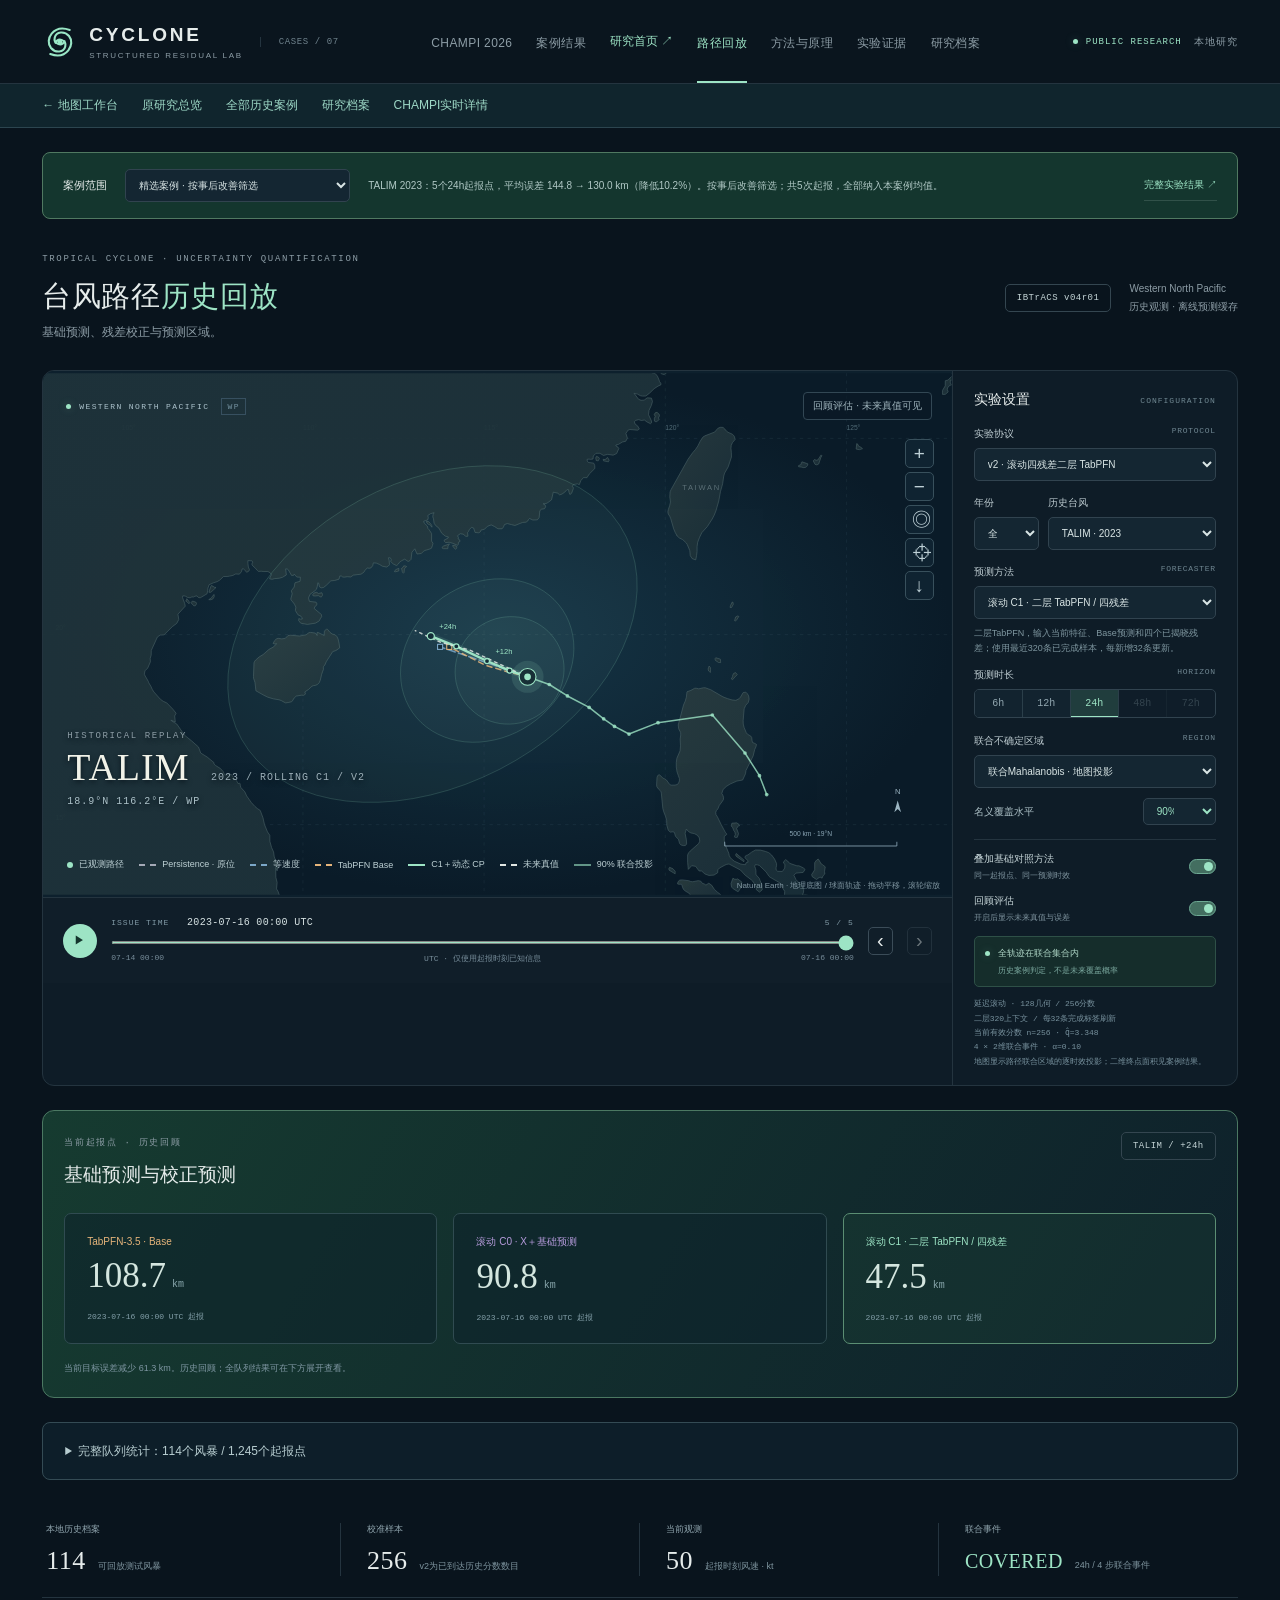
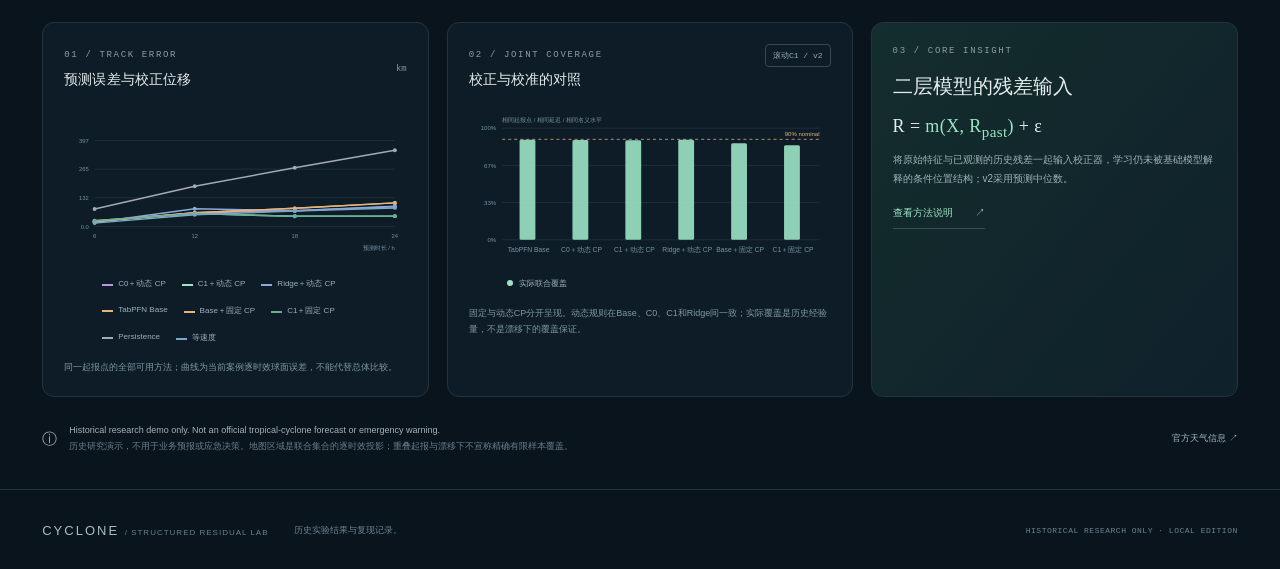
<file: site/cases.html>
<!doctype html>
<html lang="zh-CN">
<head>
  <meta charset="UTF-8"><meta name="viewport" content="width=device-width, initial-scale=1">
  <meta name="theme-color" content="#08131c">
  <meta name="description" content="台风路径与结构化残差研究工作台。TabPFN、因果残差反馈与多步联合 Conformal 的历史实验。公开研究展示。">
  <meta http-equiv="Content-Security-Policy" content="default-src 'self'; script-src 'self'; style-src 'self' 'unsafe-inline'; img-src 'self' blob: data:; connect-src 'self'; font-src 'self'; object-src 'none'; base-uri 'self'; form-action 'none'">
  <title>CYCLONE / 台风路径案例</title>
  <link rel="icon" href="assets/mark.svg" type="image/svg+xml">
  <link rel="stylesheet" href="style.css?v=8"><link rel="stylesheet" href="original-replay.css?v=5">
<link rel="stylesheet" href="portal-upgrade.css"></head>
<body data-page="showcase">
<header class="topbar">
  <a class="brand" href="#research" aria-label="CYCLONE 研究首页"><img src="assets/mark.svg" alt="" width="36" height="36"><span>CYCLONE<span class="brand-sub">STRUCTURED RESIDUAL LAB</span></span><span class="edition">CASES / 07</span></a>
  <nav aria-label="主要导航"><a class="nav" href="champi.html">CHAMPI 2026</a><button class="nav active" data-view="research">案例结果</button><a class="original-entry" href="index.html">研究首页 ↗</a><button class="nav" data-view="lab">路径回放</button><button class="nav" data-view="method">方法与原理</button><button class="nav" data-view="evidence">实验证据</button><button class="nav" data-view="archive">研究档案</button></nav>
  <div class="local-status"><i></i> PUBLIC RESEARCH <span>本地研究</span></div>
</header>
<div class="portal-return"><a href="index.html">← 地图工作台</a><a href="research-overview.html">原研究总览</a><a href="cases.html#lab">全部历史案例</a><a href="historical.html#archive">研究档案</a><a href="champi.html#operations">CHAMPI实时详情</a></div><main>
<section id="research" class="view active">
  <div class="page-heading"><div><div class="eyebrow">HISTORICAL CASES / ROLLING V2 · TABPFN 3.5</div><h1>台风路径<span>与预测区域</span></h1><p>比较Base与残差校正后的C1。先看24h终点，再看6–24h整段路径。</p></div><div class="rolling-links"><a class="text-link" href="assets/docs/WEBSITE_RESEARCHER_GUIDE_CN.md" download>方法与计算说明 ↓</a><button class="secondary-button" data-go="lab">路径回放 ↗</button></div></div>
  <p class="chart-note">案例按历史平均误差改善事后筛选，统计所选风暴的全部44次起报。以下结果用于案例分析。</p>
<!-- ENDPOINT24_CASE_START -->
  <article class="panel rolling-feature selected-feature"><div class="panel-heading"><div><span class="eyebrow">24H / ENDPOINT</span><h2>24h终点：二维联合覆盖与面积</h2></div><span class="outline-tag">4个风暴 · 44次起报</span></div>
    <p class="summary-intro">只比较未来24h的位置。东、北两个坐标同时落入区域，才记为覆盖。</p>
    <div class="rolling-metrics"><div><span>SPCI 适配 · 面积比 C1 / Base</span><strong>0.715×</strong><small>面积减少 28.5% · 相同经验覆盖</small></div><div><span>MultiDimSPCI 适配 · 面积比 C1 / Base</span><strong>0.998×</strong><small>面积约持平 · 相同经验覆盖</small></div><div><span>滚动实心椭圆 · 面积比 C1 / Base</span><strong>0.868×</strong><small>面积减少 13.2% · 相同经验覆盖</small></div></div><div class="table-scroll"><table class="case-region-table"><caption>二维终点实验：实际覆盖与等覆盖面积</caption><thead><tr><th>校准方法</th><th>实际二维覆盖</th><th>匹配后的面积</th><th>面积比 C1 / Base ↓</th></tr></thead><tbody><tr><th>SPCI 适配</th><td>88.64% → 95.45%<small>Base → C1 · 原发布区域</small></td><td>314,722 → 224,904<small>Base → C1 · 几何平均 km²</small></td><td class="mint">0.715×<small>均覆盖40/44次起报</small></td></tr><tr><th>MultiDimSPCI 适配</th><td>90.91% → 95.45%<small>Base → C1 · 原发布区域</small></td><td>299,854 → 299,391<small>Base → C1 · 几何平均 km²</small></td><td class="mint">0.998×<small>均覆盖40/44次起报</small></td></tr><tr><th>滚动实心椭圆</th><td>90.91% → 97.73%<small>Base → C1 · 原发布区域</small></td><td>281,910 → 244,632<small>Base → C1 · 几何平均 km²</small></td><td class="mint">0.868×<small>均覆盖40/44次起报</small></td></tr></tbody></table></div>
    <p class="chart-note">覆盖率按原发布区域统计；面积按双方均覆盖40/44次起报（90.91%）计算，使用几何平均。</p>
    <details class="calculation-note"><summary>面积和覆盖率怎样算</summary><p>SPCI生成矩形，MultiDimSPCI生成椭圆环，滚动方法生成实心椭圆。面积单位为局部切平面的km²。等覆盖匹配使用评价样本，只用于比较表；地图仍用原发布阈值。下方八维实验另外评价四个时效的联合事件。</p><a class="text-link" href="assets/docs/WEBSITE_RESEARCHER_GUIDE_CN.md" download>下载完整计算说明 ↓</a></details>
    <a class="text-link" href="assets/endpoint24-selected.json" download>下载二维结果 ↓</a></article>
<!-- ENDPOINT24_CASE_END -->
  <article class="panel rolling-feature selected-feature">
    <div class="panel-heading"><div><span class="eyebrow">6–24H / TRACK</span><h2>四个时效的路径预测</h2></div><span class="outline-tag">6 / 12 / 18 / 24h</span></div>
    <p class="summary-intro">一次起报包含四个预测位置。联合覆盖要求四个位置同时落入集合。</p>
    <div id="selected-metrics" class="rolling-metrics"></div>
    <div class="table-scroll"><table class="case-region-table"><caption>MaxScore：实际覆盖与等覆盖体积</caption><thead><tr><th>联合区域</th><th>Base 实际覆盖</th><th>C1 实际覆盖</th><th>后验匹配覆盖</th><th>体积比 C1 / Base ↓</th></tr></thead><tbody id="selected-region-rows"></tbody></table></div>
    <p class="summary-reading">C0使用当前特征与Base预测，C1再加入已揭晓的历史残差。上表用相同MaxScore规则比较两种预测的联合区域。</p>
    <p class="chart-note">这里比较八维联合体积，双方匹配到40/44覆盖。小于1表示C1的几何平均体积较小，不能把该比值当作二维面积比。</p>
    <div class="rolling-links"><button class="secondary-button" data-go="lab">回放这些案例 ↗</button><a class="text-link" href="assets/selected-cases.json" download>下载筛选规则与汇总 ↓</a><a class="text-link" href="assets/docs/CASE_PRESENTATION_2026-10-22.md" target="_blank">指标与计算说明 ↗</a></div>
  </article>
  <article class="panel rolling-feature spci-feature"><div class="panel-heading"><div><span class="eyebrow">SPCI / TRACK</span><h2>SPCI 对照：四个时效的联合区域</h2></div><span class="outline-tag">4个风暴 · 44次起报</span></div>
    <p class="summary-intro">对Base、C0和C1使用相同的SPCI适配校准，统计同一批起报点。</p>
    <div id="spci-case-metrics" class="rolling-metrics"></div><div id="spci-volume-bars" class="volume-comparisons" role="img" aria-label="同一校准方法内Base与C1的匹配联合体积比"></div>
    <div class="table-scroll"><table class="case-region-table"><caption>发布阈值下实际覆盖，与后验匹配后的效率</caption><thead><tr><th>校准方法</th><th>Base 实际覆盖</th><th>C1 实际覆盖</th><th>匹配后的覆盖</th><th>联合体积比 C1 / Base ↓</th></tr></thead><tbody id="spci-comparison-rows"></tbody></table></div>
    <p class="chart-note">实际覆盖来自原发布区域，体积比按双方40/44覆盖计算。每组Base分别归一化为1。</p>
    <details class="calculation-note"><summary>SPCI适配与比较口径</summary><p>每个坐标的误覆盖预算为α/8，条件分位数使用同风暴四个已揭晓残差。名义90%不等于实际达到90%；表中另列后验匹配后的覆盖。完整计算见方法说明。</p></details>
    <div class="rolling-links"><a class="text-link" href="assets/spci-selected.json" download>下载八维对照数据 ↓</a><a class="text-link" href="assets/docs/SPCI_CASE_METHOD.md" target="_blank">方法与适配说明 ↗</a></div>
  </article>
  <div class="section-line"><h2>四个案例</h2><span>全部起报点的24h平均终点误差</span></div><div id="selected-storms" class="selected-storm-grid"></div>
  <p class="chart-note">数据来自既有TabPFN历史预测。完整队列结果和其他协议保存在研究首页与本地报告中。</p>
</section>
<section id="lab" class="view"><div class="case-collection-bar"><label for="case-collection">案例范围</label><select id="case-collection"><option value="selected">精选案例 · 按事后改善筛选</option><option value="all">全部案例</option></select><span id="case-selection-note"></span><a class="text-link" href="research-overview.html#evidence">完整实验结果 ↗</a></div>
  <div class="page-heading"><div><div class="eyebrow">TROPICAL CYCLONE · UNCERTAINTY QUANTIFICATION</div><h1>台风路径<span>历史回放</span></h1><p>基础预测、残差校正与预测区域。</p></div><div class="heading-note"><span class="outline-tag">IBTrACS v04r01</span><span>Western North Pacific<br>历史观测 · 离线预测缓存</span></div></div>
  <div class="workspace">
    <div class="map-column">
      <div class="map-shell" id="map-shell">
        <div class="map-top"><span class="map-region"><i></i> WESTERN NORTH PACIFIC <b>WP</b></span><span id="map-mode" class="map-mode">历史起报视角</span></div>
        <svg id="map" role="img" aria-label="台风历史轨迹、模型预测和联合不确定区域" viewBox="0 0 1080 620" tabindex="0"></svg>
        <div class="map-tools"><button id="zoom-in" title="放大地图" aria-label="放大地图">+</button><button id="zoom-out" title="缩小地图" aria-label="缩小地图">−</button><button id="forecast-focus" title="全轨迹 / 聚焦预测区段" aria-label="聚焦预测区段" aria-pressed="false">◎</button><button id="map-reset" title="适应当前轨迹" aria-label="重置地图">⌖</button><button id="export-map" title="下载当前地图 SVG" aria-label="下载地图">↓</button></div>
        <div class="map-storm-label"><div class="eyebrow">HISTORICAL REPLAY</div><h2 id="map-storm-name">正在读取本地数据…</h2><p id="map-storm-coord"></p></div>
        <div class="map-legend" id="map-legend"></div>
        <div class="map-attribution">Natural Earth · 地理底图 / 球面轨迹 · 拖动平移，滚轮缩放</div>
        <div id="map-tooltip" class="tooltip" hidden></div>
      </div>
      <div class="timeline"><button id="play" class="play-button" aria-label="播放历史起报">▶</button><div class="timeline-body"><div class="timeline-label"><span>ISSUE TIME <strong id="issue-time">—</strong></span><span id="origin-counter">—</span></div><input id="issue-slider" aria-label="历史发布时间" type="range" min="0" max="1" value="0"><div class="timeline-ends"><span id="time-start"></span><span>UTC · 仅使用起报时刻已知信息</span><span id="time-end"></span></div></div><button id="prev" class="step" aria-label="上一发布时间">‹</button><button id="next" class="step" aria-label="下一发布时间">›</button></div>
    </div>
    <aside class="controls">
      <div class="control-heading"><h2>实验设置</h2><span>CONFIGURATION</span></div>
      <label class="field-label" for="protocol">实验协议 <span>PROTOCOL</span></label><select id="protocol"><option value="rolling" selected>v2 · 滚动四残差二层 TabPFN</option><option value="fullx">v1 · 冻结完整 X / 单残差</option><option value="test">旧缓存审计 · 含早期索引问题</option><option value="e7">E7 · TabPFN 二次校正验证集</option></select>
      <div class="filter-row"><div><label class="field-label" for="year">年份</label><select id="year"></select></div><div><label class="field-label" for="storm">历史台风</label><select id="storm"></select></div></div>
      <label class="field-label" for="method-select">预测方法 <span>FORECASTER</span></label><select id="method-select"></select><p id="method-note" class="input-note"></p>
      <label class="field-label">预测时长 <span>HORIZON</span></label><div class="segments" id="horizons"><button data-h="6">6h</button><button data-h="12">12h</button><button class="selected" data-h="24">24h</button><button data-h="48">48h</button><button data-h="72">72h</button></div>
      <label class="field-label" for="uncertainty">联合不确定区域 <span>REGION</span></label><select id="uncertainty"><option value="maxscore">MaxScore · 路径联合区域</option><option value="mahalanobis">联合Mahalanobis · 地图投影</option><option value="none">仅预测路径</option></select>
      <div class="alpha-row"><label for="confidence">名义覆盖水平</label><select id="confidence"><option value="0.2">80%</option><option value="0.1" selected>90%</option><option value="0.05">95%</option></select></div>
      <div class="control-divider"></div>
      <label class="toggle-row"><span>叠加基础对照方法<span class="toggle-detail">同一起报点、同一预测时效</span></span><input type="checkbox" id="compare" checked><span class="switch"></span></label>
      <label class="toggle-row"><span>回顾评估<span class="toggle-detail">开启后显示未来真值与误差</span></span><input type="checkbox" id="retrospective"><span class="switch"></span></label>
      <div id="result-status" class="result-status"><i></i><div>仅显示起报时已知信息<small>未来真值与评分在当前视图隐藏</small></div></div>
      <div id="calibration-info" class="calibration-info"></div>
    </aside>
  </div>
<article class="panel showcase-current"><div class="panel-heading"><div><span class="eyebrow">当前起报点 · 历史回顾</span><h3>基础预测与校正预测</h3></div><span id="showcase-current-label" class="outline-tag"></span></div><div id="showcase-current-cards" class="case-error-grid"></div><p id="showcase-current-note" class="chart-note"></p></article>
<details class="full-cohort-details"><summary>完整队列统计：114个风暴 / 1,245个起报点</summary><p class="chart-note">这里统计全部历史测试案例，不只计算精选案例。精选案例的改善不能替代总体结果。</p>  <article id="efficiency-panel" class="panel efficiency-panel" hidden>
    <div class="panel-heading"><div><span class="eyebrow">JOINT REGION / COVERAGE-MATCHED DIAGNOSTIC</span><h3>覆盖率与区域体积</h3></div><span class="tiny-tag" id="efficiency-level"></span></div>
    <p id="efficiency-context" class="chart-note"></p>
    <div class="table-scroll"><table class="efficiency-table"><thead><tr><th>方法</th><th>部署阈值下覆盖</th><th>部署 log V</th><th>后验匹配覆盖</th><th>匹配后 Δlog V / Base</th><th>每维等效尺度比</th></tr></thead><tbody id="efficiency-rows"></tbody></table></div>
    <p class="chart-note">v1/固定参考阈值来自2019；v2动态阈值仅由起报前已完成的历史分数决定。右侧后验诊断使用测试分数将各方法匹配至相同经验覆盖，阈值不用于地图或部署，也不是独立验证的改进证据。V 为 2H 维切空间联合体积；每维尺度比是 exp(Δlog V / 2H)，不是体积比，不是球面内禀面积。</p>
  </article>
  <article class="benchmark-panel" aria-label="同协议总体效果与当前案例">
    <div class="panel-heading"><div><span class="eyebrow">PAIRED BENCHMARK / SAME ORIGINS</span><h3>终点预测误差</h3><p id="benchmark-scope"></p></div><button id="export-benchmark" class="secondary-button">↓ 对比数据</button></div>
    <div id="benchmark-cards" class="benchmark-cards"></div>
    <div id="benchmark-verdict" class="benchmark-verdict" aria-live="polite"></div>
    <p id="benchmark-interval" class="chart-note"></p>
    <p id="case-verdict" class="case-verdict"></p><p id="correction-support" class="chart-note"></p>
  </article>
</details>
  <div class="research-strip"><div><span class="metric-label">本地历史档案</span><strong id="storm-count">—</strong><small>可回放测试风暴</small></div><div><span class="metric-label">校准样本</span><strong id="n-cal">—</strong><small>v2为已到达历史分数数目</small></div><div><span class="metric-label">当前观测</span><strong id="current-wind">—</strong><small>起报时刻风速 · kt</small></div><div><span class="metric-label">联合事件</span><strong id="joint-event" class="mint">待回顾</strong><small id="joint-note">全 H 步同时落入区域</small></div></div>
  <div class="chart-grid"><article class="panel"><div class="panel-heading"><div><span class="eyebrow">01 / TRACK ERROR</span><h3>预测误差与校正位移</h3></div><span class="unit">km</span></div><div id="error-chart" class="chart"></div><p class="chart-note" id="error-note">开启回顾评估后查看逐时效误差。</p></article><article class="panel"><div class="panel-heading"><div><span class="eyebrow">02 / JOINT COVERAGE</span><h3>校正与校准的对照</h3></div><span class="tiny-tag">独立历史协议</span></div><div id="coverage-chart" class="chart"></div><p class="chart-note">TabPFN / H=72h。滚动结果包含校准后段与测试时序；不等同于当前案例。</p></article><article class="panel channel-panel"><div class="eyebrow">03 / CORE INSIGHT</div><h3>二层模型的残差输入</h3><div class="mini-formula">R = <span>m(X, R<sub>past</sub>)</span> + ε</div><p>将原始特征与已观测的历史残差一起输入校正器，学习仍未被基础模型解释的条件位置结构；v2采用预测中位数。</p><button class="text-link" data-go="method">查看方法说明 <span>↗</span></button></article></div>
  <div class="notice"><span>ⓘ</span><p>Historical research demo only. Not an official tropical-cyclone forecast or emergency warning.<br><span>历史研究演示，不用于业务预报或应急决策。地图区域是联合集合的逐时效投影；重叠起报与漂移下不宣称精确有限样本覆盖。</span></p><a href="https://www.hko.gov.hk/tc/wxinfo/currwx/tc.htm" target="_blank" rel="noreferrer noopener">官方天气信息 ↗</a></div>
</section>

<section id="method" class="view">
  <div class="page-heading"><div><div class="eyebrow">THE SCIENCE / FROM RESIDUALS TO REGIONS</div><h1>残差校正方法</h1><p>预测方法、残差输入与区域计算。</p></div><span class="outline-tag">METHOD NOTE / v1</span></div>
  <div class="method-intro"><div><span class="eyebrow">THE CENTRAL QUESTION</span><h2>条件残差与校正模型</h2><p>漂移、上下文陈旧或输入容量受限时，TabPFN 的误差可能仍与 X 及历史残差有关。我们学习这种可预测部分，再对校正后的创新流做联合 conformal 校准。</p><p>这里“残差是关于 x 的函数”精确指 <b>m(x)=E[R | x]</b>。观测残差 R 本身仍是随机变量；创新 ε 不会因为二次学习而自动消失。</p></div><div class="equation-card"><span class="eyebrow">CONDITIONAL MEAN DECOMPOSITION</span><div>R<sub>t,h</sub> = <span>m<sub>h</sub>(X<sub>t</sub>, R<sub>available</sub>)</span> + ε<sub>t,h</sub></div><small>E[ε<sub>t,h</sub> | X<sub>t</sub>, R<sub>available</sub>] = 0</small><p>可学习的结构 + 不可由同一信息集解释的创新</p></div></div>
  <div class="section-line"><h2>预测与区域构造流程</h2><span>COMPUTATION</span></div>
  <div class="pipeline"><article><b>01</b><h3>TabPFN 基础预测</h3><code>X<sub>t</sub> → P̂<sup>base</sup><sub>t,h</sub></code><p>使用历史轨迹与起报安全特征，缓存严格样本外预测。</p></article><article><b>02</b><h3>构造历史残差</h3><code>R<sub>j,h</sub> = Log<sub>P̂base</sub>(P<sub>j+h</sub>)</code><p>只有真值已到达的残差可用，要求 j+h ≤ t；未来残差不是输入。</p></article><article class="focus"><b>03</b><h3>Residual + X → TabPFN</h3><code>[X<sub>t</sub>, R<sub>available</sub>] → R̂<sub>t,h</sub></code><p>二层 TabPFN 从历史 (X, R) 对学习。完整 X 的 C1-TabPFN 为新二层模型；C1-Ridge 与仅 X 的二层模型作为对照。</p></article><article><b>04</b><h3>校正与重新校准</h3><code>P̂<sup>corr</sup> = Exp<sub>P̂base</sub>(R̂)</code><p>在新中心重新计算球面创新，对全 H 步联合分数做秩校准。</p></article></div>
  <div class="two-col"><article class="panel prose"><span class="eyebrow">CAUSAL TIMELINE</span><h3>历史残差的可用时间</h3><div class="causal-line"><span>历史起报 j</span><span>真值到达 j+h</span><b>当前起报 t</b><span class="future">预测 t+h</span></div><p>训练对来自历史样本外预测。输入是当时可得的 X 与已验证残差；训练目标是之后观测到的 R。当前未知的 R<sub>t,h</sub> 不能作为当前输入。</p><p>v2保留全部10维原始X，显式加入当前基础预测的东/北位移，并输入四组已验证残差、年龄与可用标记，共28维。C0仅用前12维；同信息集Ridge作对照。每时效使用最新320条已到达标签，每完成32条刷新，TabPFN输出中位数。v1的冻结14维单残差模型仍独立保留。并比较同信息集岭回归，以及只输入 X 的二层 TabPFN，分辨再次学习与历史残差的贡献。v1的TabPFN残差输出使用预测均值；v2使用中位数。旧六维 C2 与 E7 作为独立历史协议保留。</p><p>v1协议：基础模型只用 2016 年前可得标签，所有特征要求三个连续历史位置；2016 拟合校正器，2017 选择门控，2018 拟合几何，2019 校准分位数，之后固定规则测试。历史年份已在先前研究中被查看，结果仍标记为探索性；门控不保证未来无害。</p></article><article class="panel prose"><span class="eyebrow">PREDICTION / CALIBRATION</span><h3>点预测改善与尾部误差</h3><div class="channel-rows"><div><b class="mint">Residual feedback</b><span>学习条件位置 → 改变创新流</span></div><div><b class="amber">Conformal calibration</b><span>校准联合分数 → 调整集合阈值</span></div></div><p>均值校正无法单独解决所有尺度漂移；MSE 变好也不推出 conformal 区域变小。效率比较必须同时报告实际覆盖与集合大小。</p><a class="text-link" href="assets/docs/THEORY_AUDIT.md" target="_blank">阅读原有理论审计 ↗</a></article></div>
  <div class="two-col geometry-row"><article class="panel prose"><span class="eyebrow">JOINT SCORE / MAXSCORE</span><h3>MaxScore：各时效标准化误差的最大值</h3><div class="display-formula">S<sub>t</sub> = max<sub>h≤H</sub> √(U<sub>t,h</sub>ᵀ Σ<sub>h</sub>⁻¹ U<sub>t,h</sub>)</div><p>有限样本秩 k=⌈(n+1)(1−α)⌉。校准整条轨迹的最大分数，目标是 ALL<sub>h</sub> 同时覆盖。只有校准与测试单元可交换时，标准秩论证才给出精确的边际联合覆盖保证。</p></article><article class="panel prose"><span class="eyebrow">JOINT GEOMETRY / MAHALANOBIS</span><h3>跨时效协方差</h3><div class="display-formula">S<sub>t</sub> = √(U<sub>t</sub>ᵀ Ω⁻¹ U<sub>t</sub>), U<sub>t</sub> ∈ ℝ<sup>2H</sup></div><p>地图使用联合椭球的边缘协方差块 Ω<sub>hh</sub> 生成投影，不能用条件协方差块代替。所有投影内的逐点真值均被覆盖，仍不足以判定整条轨迹在全维椭球内；联合事件按全维分数判断。</p></article></div>
  <div class="latent-section"><div><span class="eyebrow">FURTHER WORK</span><h2>残差中的共享潜状态</h2><p>下一阶段研究 R<sub>t</sub> = m(X<sub>t</sub>) + B(X<sub>t</sub>)Z<sub>t</sub> + ε<sub>t</sub>。先验证状态能否恢复、能否预测，再检验点预测与同覆盖下的集合效率。</p><p>合成面板已出现温和的 DP 增量；这不构成真实台风潜因子识别。经纬度双变量不足以验证高维 DP 结论，还需要起报可用的高维气象残差面板。</p><button class="text-link" data-go="evidence">查看实验记录 ↗</button></div><div class="factor-art" aria-label="潜因子结构示意，非实验数据"><div class="factor-inputs"><span>R₁</span><span>R₂</span><span>R₃</span><span>Rₚ</span></div><div class="factor-connector"></div><div class="factor-state">Z<sub>t</sub><small>LATENT STATE</small></div><div class="factor-connector"></div><div class="factor-output">R̂<sub>t+1</sub><small>TEST PREDICTABILITY</small></div><span class="factor-caption">结构示意 · 不代表已识别的大气物理过程</span></div></div>
</section>

<section id="evidence" class="view"><div class="page-heading"><div><div class="eyebrow">EVIDENCE / CONDITIONAL, REPRODUCIBLE, FALSIFIABLE</div><h1>历史实验结果</h1><p>收益、无效与退化同样保留。不同协议的结果分别解读。</p></div><button id="export-evidence" class="secondary-button">↓ 下载实验汇总 JSON</button></div>
  <div class="evidence-lede"><span class="tiny-tag">审计更新</span><p>下方旧台风容量、陈旧度和 C2 图来自历史缓存。已发现早期起报点的负索引问题，<b>这些旧结果尚未全部重算，保留作历史探索记录</b>。请优先在台风应用查看“v2 · 滚动四残差二层TabPFN”，并按相同动态CP读取残差增量；v1保留；不宣称已普遍解决漂移下 conformal。</p></div>
  <div class="two-col"><article class="panel"><div class="panel-heading"><div><span class="eyebrow">A / CAPACITY WITNESS</span><h3>上下文翻倍，短时校正收益消失</h3></div><span class="tiny-tag">3 + 3 SEEDS</span></div><div id="capacity-chart" class="large-chart"></div><p class="chart-note">12h · 相对 Base 的 ΔMAE；负值为改善。10k 三种子有收益，20k 均接近零。它是容量实验，不是形式证明。</p></article><article class="panel"><div class="panel-heading"><div><span class="eyebrow">B / SECOND-STAGE TABPFN</span><h3>二层 TabPFN：短时收益，长时退化</h3></div><span class="tiny-tag">PRELIMINARY</span></div><div id="c2-chart" class="large-chart"></div><p class="chart-note">C2 与 C1 共享六维因果输入。C2：12h −4.51%，24h −1.79%；48h / 72h 退化。单种子，1,369 起报点。</p></article></div>
  <div class="section-line"><h2>陈旧度与校正增益</h2><span>NOT A FRESHNESS REPLACEMENT</span></div><div class="two-col"><article class="panel"><div id="cadence-chart" class="large-chart"></div><div class="chart-toolbar"><label for="cadence-h">预测时长</label><select id="cadence-h"><option value="12">12h</option><option value="24">24h</option><option value="48">48h</option><option value="72">72h</option></select></div><p class="chart-note">k 是该脚本的缓存陈旧偏移步数（6h/步），k=0 为新鲜；各 k 可用样本数不同，不能视为完全配对的因果剂量实验。</p></article><article class="panel prose"><span class="eyebrow">INTERPRETATION</span><h3>陈旧基础预测与最新基础预测</h3><p>12h 中，校正相对陈旧 Base 的改善从 k=0 的约 5.9% 增长到 k=8 的约 34.4%。但 k=8 校正后 MAE 仍约 334 km，高于新鲜 Base 的约 85 km。</p><p>这支持“陈旧上下文留下可预测误差”的解释，也保留其部署边界：现有台风结果不支持主动降低基础模型新鲜度来换取更好预测。</p><a class="text-link" href="assets/tables/tabpfn_kcadence.csv" download>查看完整原始表 ↗</a></article></div>
  <div class="section-line"><h2>覆盖率与区域大小</h2><span>JOINT COVERAGE & PROJECTED SIZE</span></div>
  <div class="two-col"><article class="panel"><div class="panel-heading"><div><span class="eyebrow">C / HISTORICAL ROLLING PATH</span><h3>整轨迹覆盖的历史变化</h3></div><span class="tiny-tag">等速度协议</span></div><div id="rolling-chart" class="large-chart"></div><p class="chart-note">旧 CP3 等速度 / C1 流，严格 72h 标签延迟；图为最近 300 个可评分起报点的经验覆盖。横轴按起报时间排序；重叠窗口不是独立重复。</p></article><article class="panel"><div class="panel-heading"><div><span class="eyebrow">D / PROJECTION ENVELOPE</span><h3>联合区域的逐时效包络半径</h3></div><span class="tiny-tag">新版地图协议</span></div><div id="radius-chart" class="large-chart"></div><p class="chart-note" id="radius-note"></p></article></div>
  <div class="section-line"><h2>跨数据集结果</h2><span>RESULTS & LIMITATIONS</span></div><div class="table-scroll"><table class="evidence-table"><thead><tr><th>研究分支</th><th>已有证据</th><th>适用边界</th><th>状态</th></tr></thead><tbody><tr><td>合成漂移 / M6</td><td>冻结上下文原生 90% 区间，七种机制平均覆盖约 64%</td><td>原生预测区间 ≠ conformal 90% 集合；旧产物，未重跑</td><td><span class="status-tag amber-tag">ARTIFACT-BACKED</span></td></tr><tr><td>台风 / 容量见证</td><td>10k：12h 约 −5.9% 至 −6.8%；20k 接近零</td><td>三种子 / 单海域 / 具体特征与上下文协议</td><td><span class="status-tag">3-SEED EVIDENCE</span></td></tr><tr><td>台风 / 二层 TabPFN</td><td>12h −4.51%，24h −1.79%；48h +2.58%，72h +2.76%</td><td>长时退化；被便宜的 C1 对照支配</td><td><span class="status-tag coral-tag">MIXED</span></td></tr><tr><td>台风 / E7 验证</td><td>二次 TabPFN 校正有小幅增益；未达 ≥5% 预登记采用门槛</td><td>与测试集容量实验是不同协议；地图可切换查看真实路径</td><td><span class="status-tag coral-tag">GATE FAILED</span></td></tr><tr><td>ECL / 321 维</td><td id="ecl-result">正在读取原始表…</td><td>后验保守校准与近似覆盖匹配；不能把窄而欠覆盖视为成功</td><td><span class="status-tag amber-tag">EXPLORATORY</span></td></tr><tr><td>ETTh1 / 7 维</td><td>新鲜 Base 后，残差校正未稳定改善；显著陈旧时增益上升</td><td>block 与 per-origin 推理有差异；不能混用</td><td><span class="status-tag amber-tag">CONDITIONAL</span></td></tr><tr><td>潜因子 / toy Stage14</td><td>DP vs LR 几何平均椭球体积 −6.12%；覆盖 90.20% vs 90.40%</td><td>三种子合成面板 / 已暴露测试集 / 未证明气象因子</td><td><span class="status-tag amber-tag">EXPLORATORY</span></td></tr><tr><td>潜因子 / toy_residual_dp</td><td>状态恢复成功；点预测和 SPCI 效率链条未通过</td><td>不同 DGP 与协议，不可与 Stage14 合并成同一证据</td><td><span class="status-tag coral-tag">PARTIAL / FAILED</span></td></tr></tbody></table></div>
  <div class="two-col"><article class="panel prose"><span class="eyebrow">PROOF AUDIT</span><h3>统计定义与限制</h3><ol class="audit-list"><li>R 是随机变量，m(x)=E[R|x] 才是条件均值函数。</li><li>MSE 下降不推出 90% 分位数或区域体积下降。</li><li>可交换的依赖本身不破坏秩对称性；漂移与非交换结构需另行评估。</li></ol><p>旧理论台账的混合尺度命题含过强的单调性表述，仍需收紧条件；本网站不将其提升为新定理。</p></article><article class="panel prose"><span class="eyebrow">NEXT FALSIFIABLE STEP</span><h3>潜因子实验设计</h3><ol class="audit-list"><li>获取起报时可得的高维气象变量与样本外残差面板。</li><li>测试状态恢复与增量预测，加入无持续性及时间错位负对照。</li><li>对比 C1、C2、Kalman / 因子模型，在匹配覆盖下评价效率。</li></ol><p>当前网站不拟造潜因子场，也不将双坐标统计状态解释为已识别的物理机制。</p></article></div>
</section>

<section id="archive" class="view"><div class="page-heading"><div><div class="eyebrow">RESEARCH FILES</div><h1>研究文件<span>与数据来源</span></h1><p>数据清单、实验报告和复现文件。</p></div><span class="outline-tag">2026 / 10 / 21</span></div>
  <div class="archive-stats" id="archive-stats"></div>
  <div class="two-col"><article class="panel prose"><span class="eyebrow">WORKSPACE AUDIT</span><h3>审计覆盖范围</h3><p id="audit-scope">正在读取本地审计清单…</p><p>排除虚拟环境、依赖缓存、Git 内部文件和网站新产物；逐项列出其余文件。文本及 JSON 做内容解析，重复 CSV 做字段检查，大型数组、权重和 PDF 不宣称逐字审阅或重新分析。</p><a class="text-link" href="assets/archive-catalog.json" download>下载逐文件审计清单 ↗</a></article><article class="panel prose"><span class="eyebrow">LOCAL BY DESIGN</span><h3>本地运行</h3><p>网站绑定 127.0.0.1，本次未进行云部署。地理底图、数据、样式和脚本均在本地；没有 CDN、第三方字体、地图瓦片请求或遥测。</p><p>模型预测来自已有离线缓存。前端只进行展示、联合分位数选择、球面投影和历史评分；页面操作不会触发模型 API。</p><a class="text-link" href="assets/site-manifest.json" download>下载当前网站 manifest ↗</a></article></div>
  <div class="section-line"><h2>数据处理流程</h2><span>PROVENANCE & REPRODUCIBILITY</span></div><div class="data-flow"><div><span>01 / ARCHIVE</span><b>IBTrACS v04r01</b><small>西北太平洋 · 最佳路径分析</small></div><span>→</span><div><span>02 / SPLIT</span><b>完整风暴 / 年份</b><small>历史训练 → 拟合 → 校准 → 测试</small></div><span>→</span><div><span>03 / PREDICT</span><b>OOS forecast cache</b><small>球面 Log / Exp · km</small></div><span>→</span><div><span>04 / AUDIT</span><b>可追溯展示</b><small>α 与 H 真正重新选择联合秩阈值</small></div></div>
  <div class="document-grid" id="documents"></div>
  <div class="source-links"><span>PUBLIC DATA & SOURCE REFERENCES</span><a href="https://www.ncei.noaa.gov/products/international-best-track-archive" target="_blank" rel="noreferrer noopener">NOAA / IBTrACS ↗</a><a href="https://github.com/PriorLabs/tabpfn-time-series" target="_blank" rel="noreferrer noopener">PriorLabs / TabPFN-TS ↗</a><a href="https://www.naturalearthdata.com/about/terms-of-use/" target="_blank" rel="noreferrer noopener">Natural Earth / Public Domain ↗</a></div>
</section>
</main>
<footer><div class="footer-brand">CYCLONE <span>/ STRUCTURED RESIDUAL LAB</span></div><p>历史实验结果与复现记录。</p><span class="footer-right">HISTORICAL RESEARCH ONLY · LOCAL EDITION</span></footer>
<div id="toast" role="status" hidden></div>
<script type="module" src="app.js?v=8"></script>
</body></html>
</file>
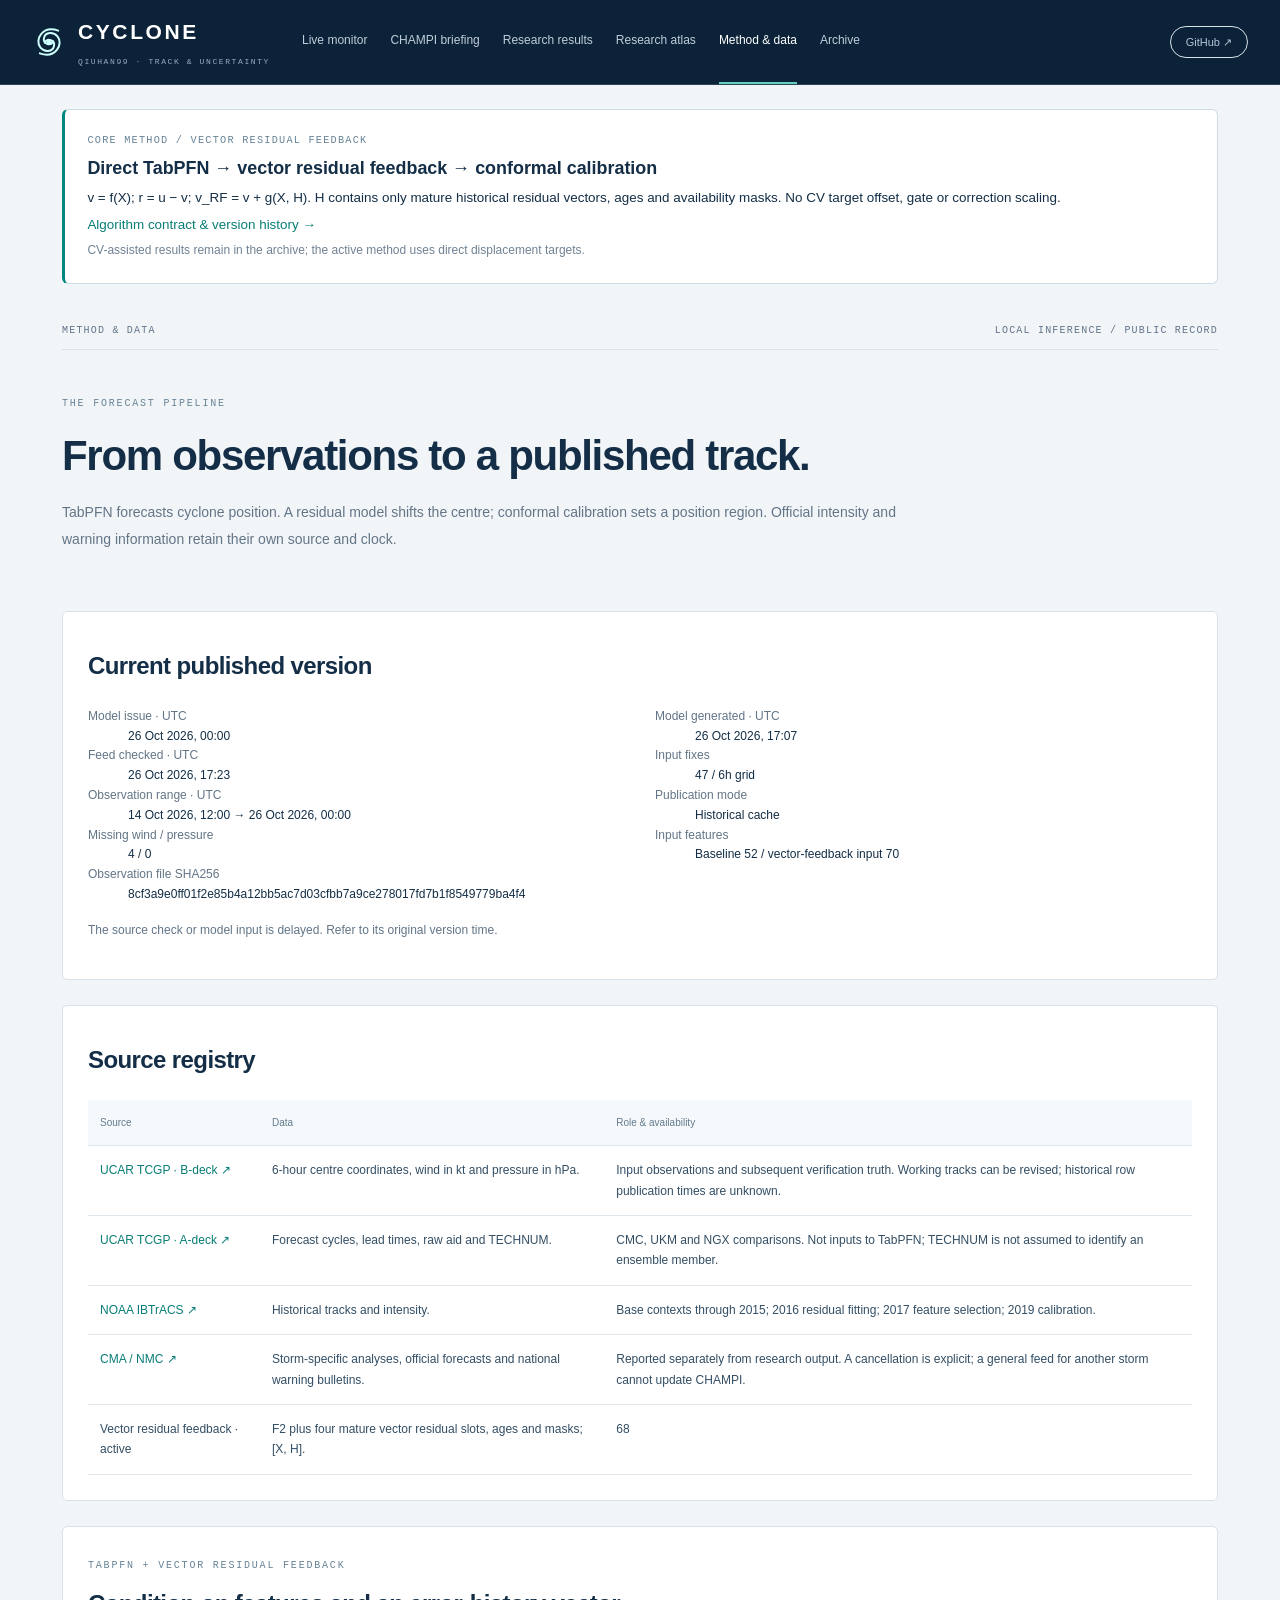
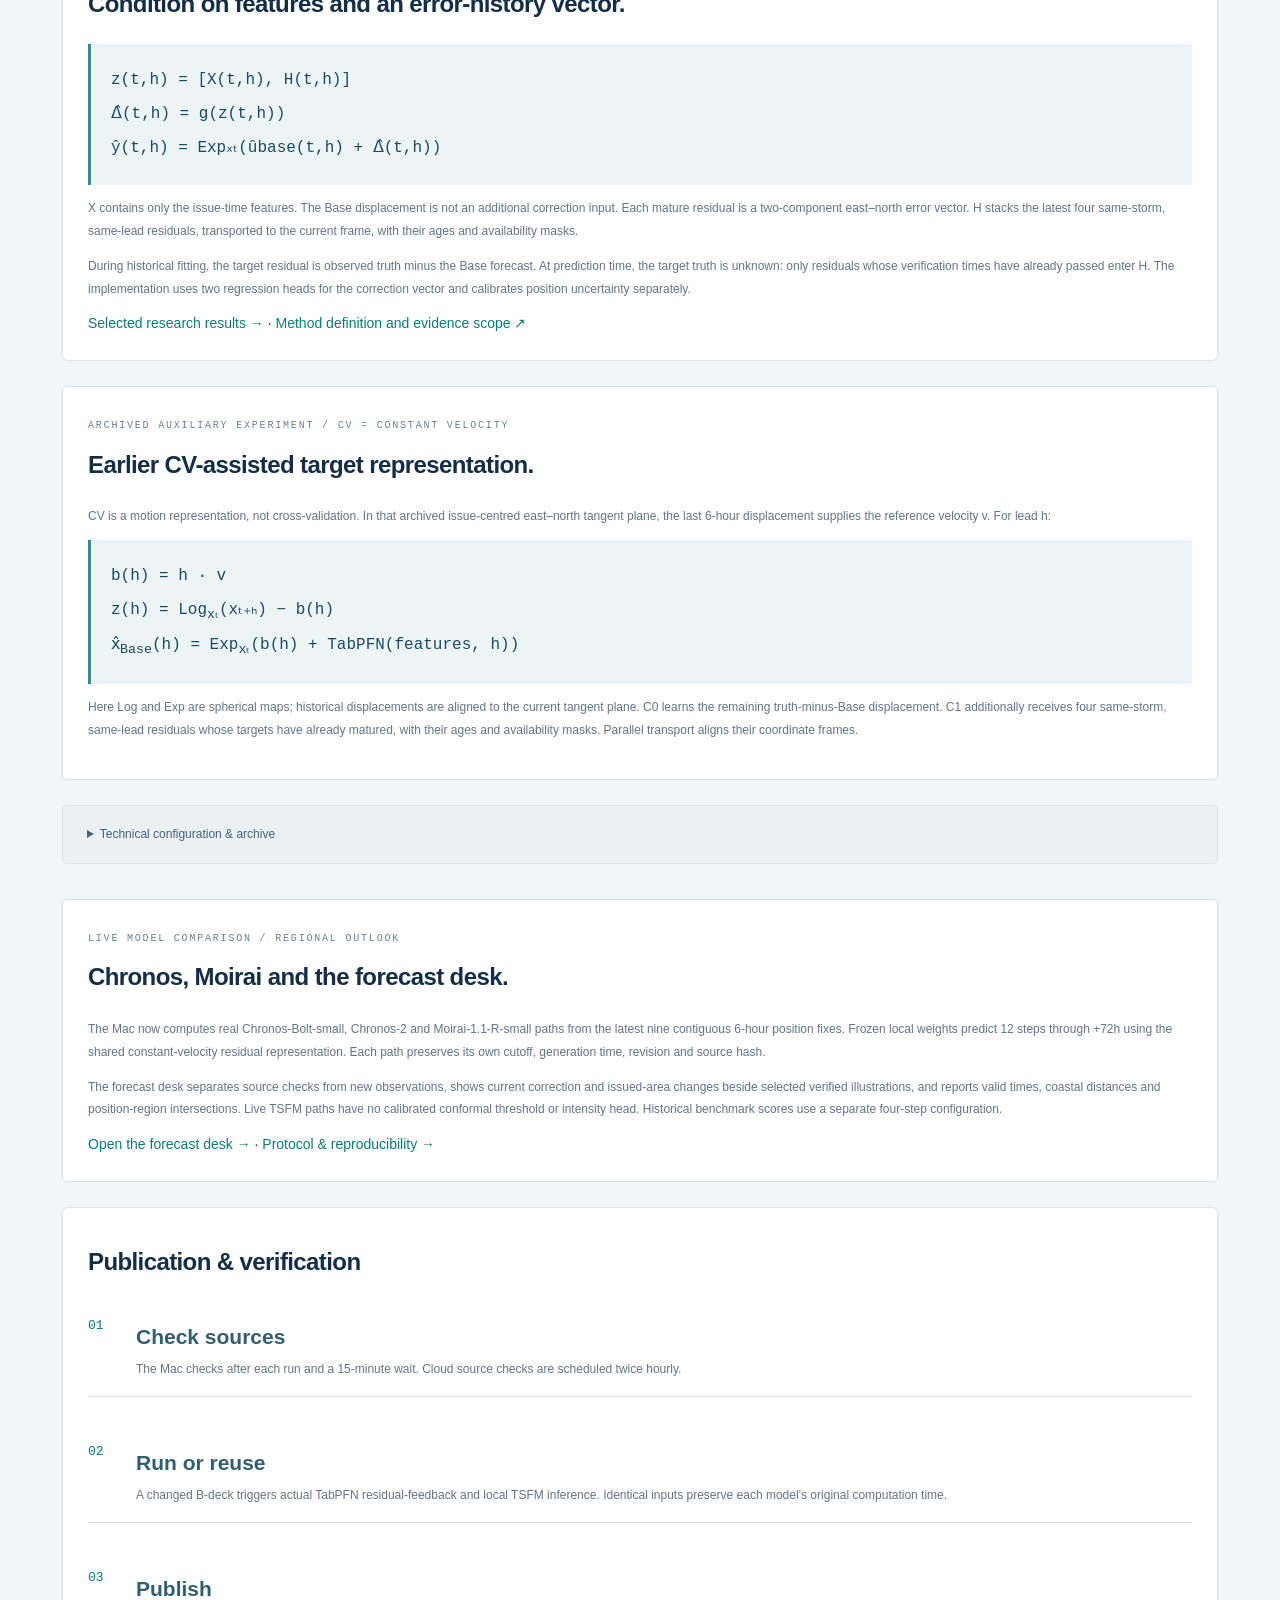
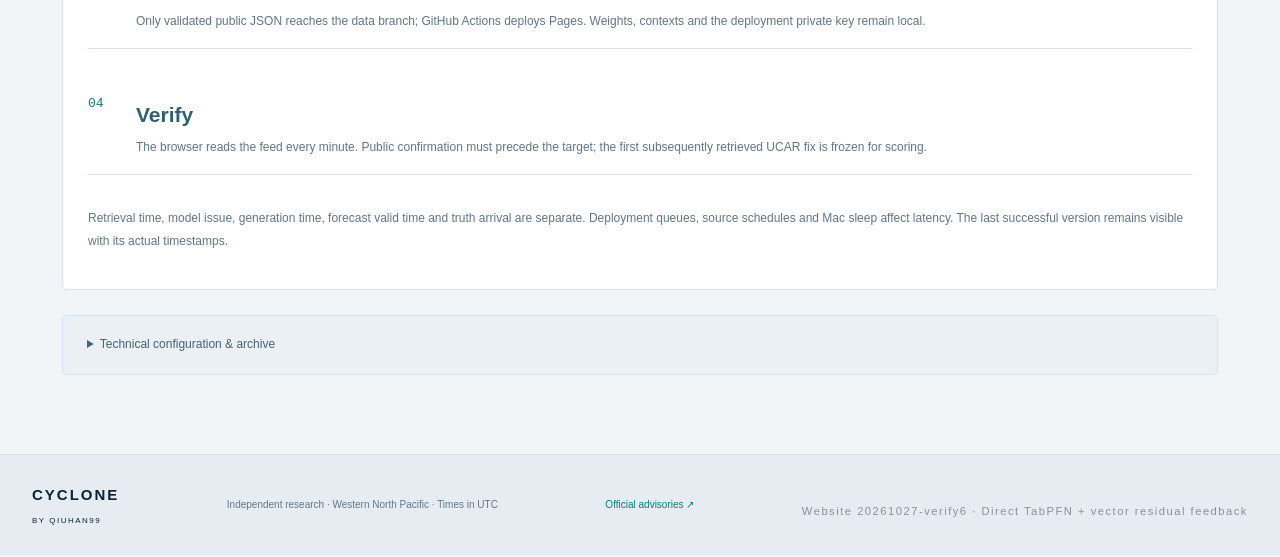
<file: site/champi-pipeline.html>
<!doctype html><html lang="en" data-site-version="20261027-verify6"><head><meta charset="UTF-8"><meta name="viewport" content="width=device-width,initial-scale=1"><meta name="theme-color" content="#0b2238"><meta name="description" content="CHAMPI track monitoring, TabPFN residual correction and prospective conformal verification."><meta http-equiv="Content-Security-Policy" content="default-src 'self'; script-src 'self'; style-src 'self' 'unsafe-inline'; img-src 'self' data: blob:; connect-src 'self'; object-src 'none'; base-uri 'self'"><title>CYCLONE / Method & data</title><link rel="icon" href="assets/mark.svg"><link rel="stylesheet" href="atlas.css"><link rel="stylesheet" href="algorithm-live.css"><link rel="stylesheet" href="conformal-evidence.css?v=terminal1"><link rel="stylesheet" href="pipeline.css"><link rel="stylesheet" href="terminal.css?v=verify5"><script type="module" src="release-watch.mjs?v=verify5"></script></head><body><div id="site-update-notice" class="site-update-notice" role="status" hidden></div><header class="atlas-header"><a class="atlas-brand" href="index.html"><img src="assets/mark.svg" width="34" height="34" alt=""><span>CYCLONE<small>QIUHAN99 · TRACK & UNCERTAINTY</small></span></a><nav aria-label="Main navigation"><a href="algorithm-live.html">Live monitor</a><a href="champi.html">CHAMPI briefing</a><a href="results.html">Research results</a><a href="research-atlas.html">Research atlas</a><a href="champi-pipeline.html" aria-current="page">Method & data</a><a href="research.html">Archive</a></nav><a class="github" href="https://github.com/Qiuhan99/cyclone-tfm-live">GitHub ↗</a></header><main class="algorithm-main terminal-main prose-page"><section id="direct-core" class="core-contract"><article><span class="eyebrow">CORE METHOD / VECTOR RESIDUAL FEEDBACK</span><h2>Direct TabPFN → vector residual feedback → conformal calibration</h2><p>v = f(X); r = u − v; v_RF = v + g(X, H). H contains only mature historical residual vectors, ages and availability masks. No CV target offset, gate or correction scaling.</p><a href="assets/docs/DIRECT_VECTOR_FEEDBACK.md">Algorithm contract & version history →</a><p>CV-assisted results remain in the archive; the active method uses direct displacement targets.</p></article></section><div class="basin-bar"><span>METHOD & DATA</span><span>LOCAL INFERENCE / PUBLIC RECORD</span></div><section class="page-heading"><span class="eyebrow">THE FORECAST PIPELINE</span><h1>From observations to a published track.</h1><p>TabPFN forecasts cyclone position. A residual model shifts the centre; conformal calibration sets a position region. Official intensity and warning information retain their own source and clock.</p></section><section class="cp-contract"><h2>Current published version</h2><div id="pipeline-live" role="status">Loading the publication record…</div></section><section class="cp-contract"><h2>Source registry</h2><div class="algo-table"><table><thead><tr><th>Source</th><th>Data</th><th>Role & availability</th></tr></thead><tbody><tr><td><a href="https://hurricanes.ral.ucar.edu/realtime/plots/northwestpacific/2026/wp292026/bwp292026.dat">UCAR TCGP · B-deck ↗</a></td><td>6-hour centre coordinates, wind in kt and pressure in hPa.</td><td>Input observations and subsequent verification truth. Working tracks can be revised; historical row publication times are unknown.</td></tr><tr><td><a href="https://hurricanes.ral.ucar.edu/realtime/plots/northwestpacific/2026/wp292026/awp292026.dat">UCAR TCGP · A-deck ↗</a></td><td>Forecast cycles, lead times, raw aid and TECHNUM.</td><td>CMC, UKM and NGX comparisons. Not inputs to TabPFN; TECHNUM is not assumed to identify an ensemble member.</td></tr><tr><td><a href="https://www.ncei.noaa.gov/products/international-best-track-archive">NOAA IBTrACS ↗</a></td><td>Historical tracks and intensity.</td><td>Base contexts through 2015; 2016 residual fitting; 2017 feature selection; 2019 calibration.</td></tr><tr><td><a href="https://typhoon.nmc.cn/">CMA / NMC ↗</a></td><td>Storm-specific analyses, official forecasts and national warning bulletins.</td><td>Reported separately from research output. A cancellation is explicit; a general feed for another storm cannot update CHAMPI.</td></tr><tr><td>Vector residual feedback · active</td><td>F2 plus four mature vector residual slots, ages and masks; [X, H].</td><td>68</td></tr></tbody></table></div></section><section class="cp-contract vector-contract"><span class="eyebrow">TABPFN + VECTOR RESIDUAL FEEDBACK</span><h2>Condition on features and an error-history vector.</h2><div class="equation">z(t,h) = [X(t,h), H(t,h)]<br>Δ̂(t,h) = g(z(t,h))<br>ŷ(t,h) = Expₓₜ(ûbase(t,h) + Δ̂(t,h))</div><p>X contains only the issue-time features. The Base displacement is not an additional correction input. Each mature residual is a two-component east–north error vector. H stacks the latest four same-storm, same-lead residuals, transported to the current frame, with their ages and availability masks.</p><p>During historical fitting, the target residual is observed truth minus the Base forecast. At prediction time, the target truth is unknown: only residuals whose verification times have already passed enter H. The implementation uses two regression heads for the correction vector and calibrates position uncertainty separately.</p><a href="results.html">Selected research results →</a> · <a href="assets/docs/VECTOR_RESIDUAL_FEEDBACK.md">Method definition and evidence scope ↗</a></section><section id="cv" class="cp-contract"><span class="eyebrow">ARCHIVED AUXILIARY EXPERIMENT / CV = CONSTANT VELOCITY</span><h2>Earlier CV-assisted target representation.</h2><p>CV is a motion representation, not cross-validation. In that archived issue-centred east–north tangent plane, the last 6-hour displacement supplies the reference velocity v. For lead h:</p><div class="equation">b(h) = h · v<br>z(h) = Log<sub>xₜ</sub>(xₜ₊ₕ) − b(h)<br>x̂<sub>Base</sub>(h) = Exp<sub>xₜ</sub>(b(h) + TabPFN(features, h))</div><p>Here Log and Exp are spherical maps; historical displacements are aligned to the current tangent plane. C0 learns the remaining truth-minus-Base displacement. C1 additionally receives four same-storm, same-lead residuals whose targets have already matured, with their ages and availability masks. Parallel transport aligns their coordinate frames.</p></section><details class="archive-disclosure"><summary>Technical configuration & archive</summary><section class="cp-contract"><h2>Feature and context budget</h2><div class="algo-table"><table><thead><tr><th>Branch</th><th>Inputs</th><th>Features</th></tr></thead><tbody><tr><td>F0</td><td>Nine fixes across 48 hours, relative longitude, longitude sin/cos and lead.</td><td>21</td></tr><tr><td>F1</td><td>F0 plus motion at several scales, speed, direction, acceleration and turning.</td><td>40</td></tr><tr><td>F2 · selected</td><td>F1 plus wind, pressure, changes, missingness, seasonal phase and historical analogue motion.</td><td>52</td></tr><tr><td>C0 · CV archive</td><td>F2 plus two Base displacement coordinates.</td><td>54</td></tr><tr><td>C1 · CV archive</td><td>C0 plus four mature east/north residuals, ages and masks.</td><td>70</td></tr></tbody></table></div><p>TabPFN-3.5 uses frozen weights, 1,020 historical Base context rows and 320 residual-fit rows. CPU inference uses seed 42, one estimator and median outputs. F2 was selected on 2017, not on CHAMPI. This is pretrained inference with labelled historical contexts, not prediction without any labels.</p><p>Horizon-specific rolling calibration uses the most recent 100 mature scores after a 2019 warm-up. The rank is ceil((n + 1)(1 − α)). Live outputs are spherical position circles at 80%, 90% and 95%; retrospective ellipse experiments use a separate protocol. No environmental steering or regime gate is active.</p></section></details><section class="cp-contract"><span class="eyebrow">LIVE MODEL COMPARISON / REGIONAL OUTLOOK</span><h2>Chronos, Moirai and the forecast desk.</h2><p>The Mac now computes real Chronos-Bolt-small, Chronos-2 and Moirai-1.1-R-small paths from the latest nine contiguous 6-hour position fixes. Frozen local weights predict 12 steps through +72h using the shared constant-velocity residual representation. Each path preserves its own cutoff, generation time, revision and source hash.</p><p>The forecast desk separates source checks from new observations, shows current correction and issued-area changes beside selected verified illustrations, and reports valid times, coastal distances and position-region intersections. Live TSFM paths have no calibrated conformal threshold or intensity head. Historical benchmark scores use a separate four-step configuration.</p><a href="champi.html">Open the forecast desk →</a> · <a href="assets/docs/LIVE_FORECAST_DESK_V1.md">Protocol & reproducibility →</a></section><section class="cp-contract"><h2>Publication & verification</h2><ol class="pipeline-steps"><li><b>Check sources</b><span>The Mac checks after each run and a 15-minute wait. Cloud source checks are scheduled twice hourly.</span></li><li><b>Run or reuse</b><span>A changed B-deck triggers actual TabPFN residual-feedback and local TSFM inference. Identical inputs preserve each model’s original computation time.</span></li><li><b>Publish</b><span>Only validated public JSON reaches the data branch; GitHub Actions deploys Pages. Weights, contexts and the deployment private key remain local.</span></li><li><b>Verify</b><span>The browser reads the feed every minute. Public confirmation must precede the target; the first subsequently retrieved UCAR fix is frozen for scoring.</span></li></ol><p>Retrieval time, model issue, generation time, forecast valid time and truth arrival are separate. Deployment queues, source schedules and Mac sleep affect latency. The last successful version remains visible with its actual timestamps.</p></section><details class="archive-disclosure"><summary>Technical configuration & archive</summary><section class="cp-contract"><h2>How to interpret the C1 coverage gap</h2><p>The absolute gap is |empirical coverage − target|, in percentage points. A 94.67% coverage rate at a 90% target has a 4.67 pp gap; it is not a 4.67 km track error. Above-target coverage may cost area, but does not by itself violate a lower-bound coverage objective. Point skill, undercoverage, issued area and coverage-matched area remain separate metrics.</p><p>The archived CV-F2 C1 branch uses frozen 2016 residual contexts and rolling-rank calibration. The original short-horizon TabPFN-TS + PI+ protocol is a different experiment. A positive residual signal must be learned; C1 is not guaranteed to beat Base or C0 for every storm or horizon.</p><a href="assets/docs/C1_PIPELINE_AUDIT_CN.md">Full C1 audit · original report (Chinese) ↗</a> · <a href="assets/docs/OPERATIONS_TERMINAL_V1.md">Operations audit & verification report ↗</a></section></details></main><footer><span>CYCLONE <small>BY QIUHAN99</small></span><p>Independent research · Western North Pacific · Times in UTC</p><a href="https://www.nmc.cn/publish/typhoon/warning_index.html">Official advisories ↗</a><small class="site-version">Website 20261027-verify6 · Direct TabPFN + vector residual feedback</small></footer><script type="module" src="pipeline.mjs?v=vector1"></script></body></html>
</file>
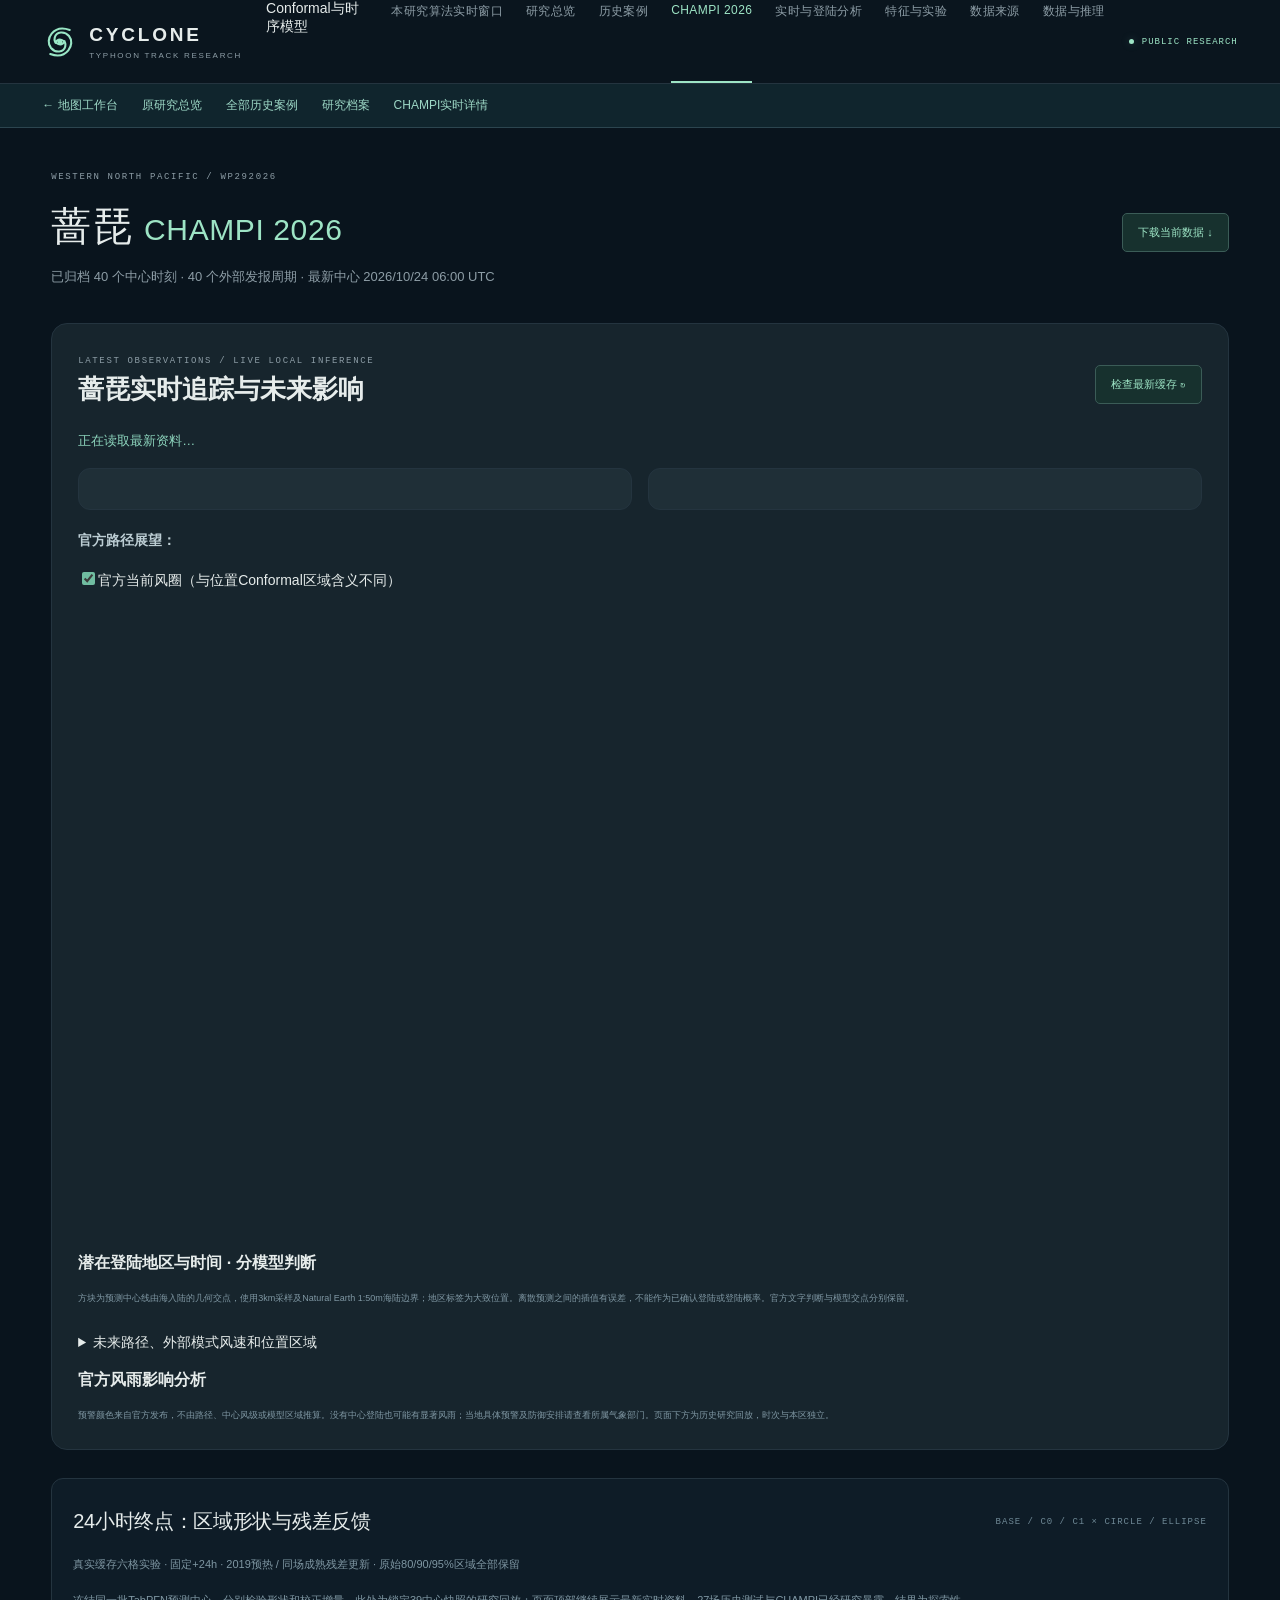
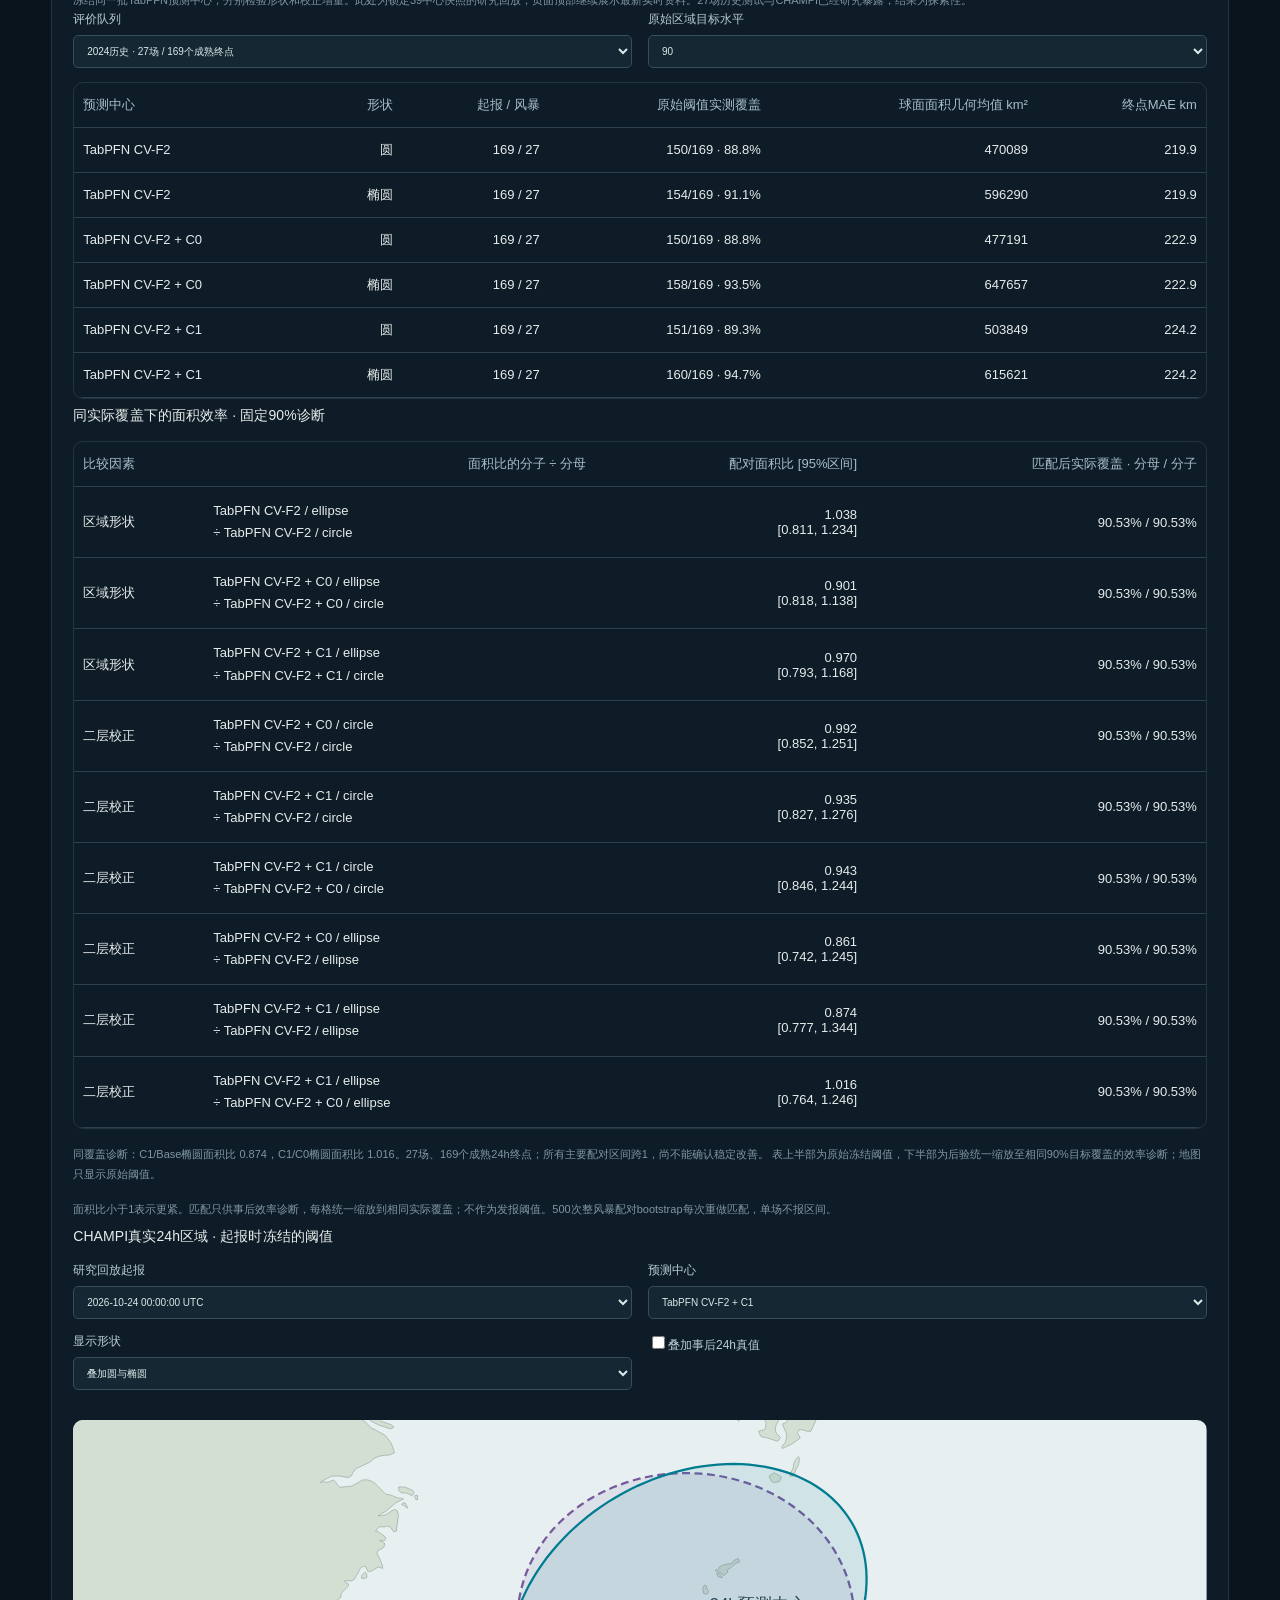
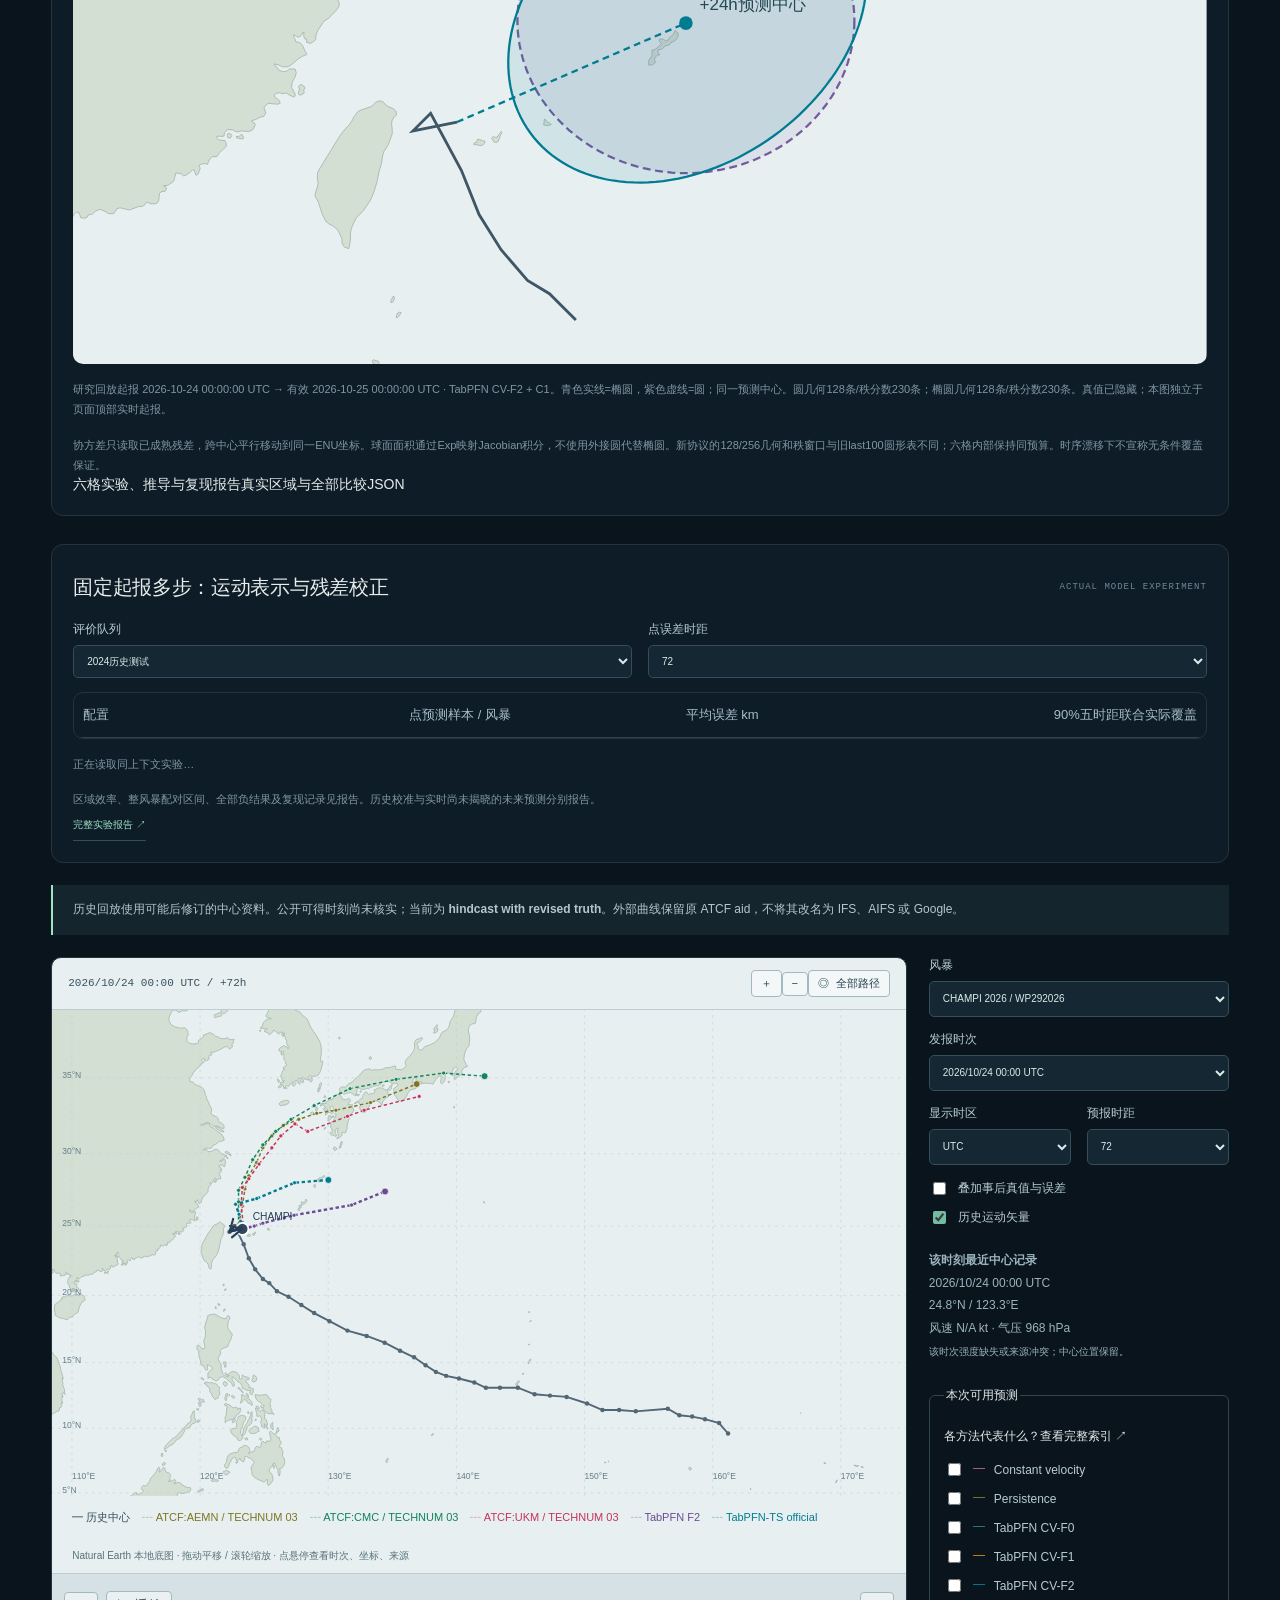
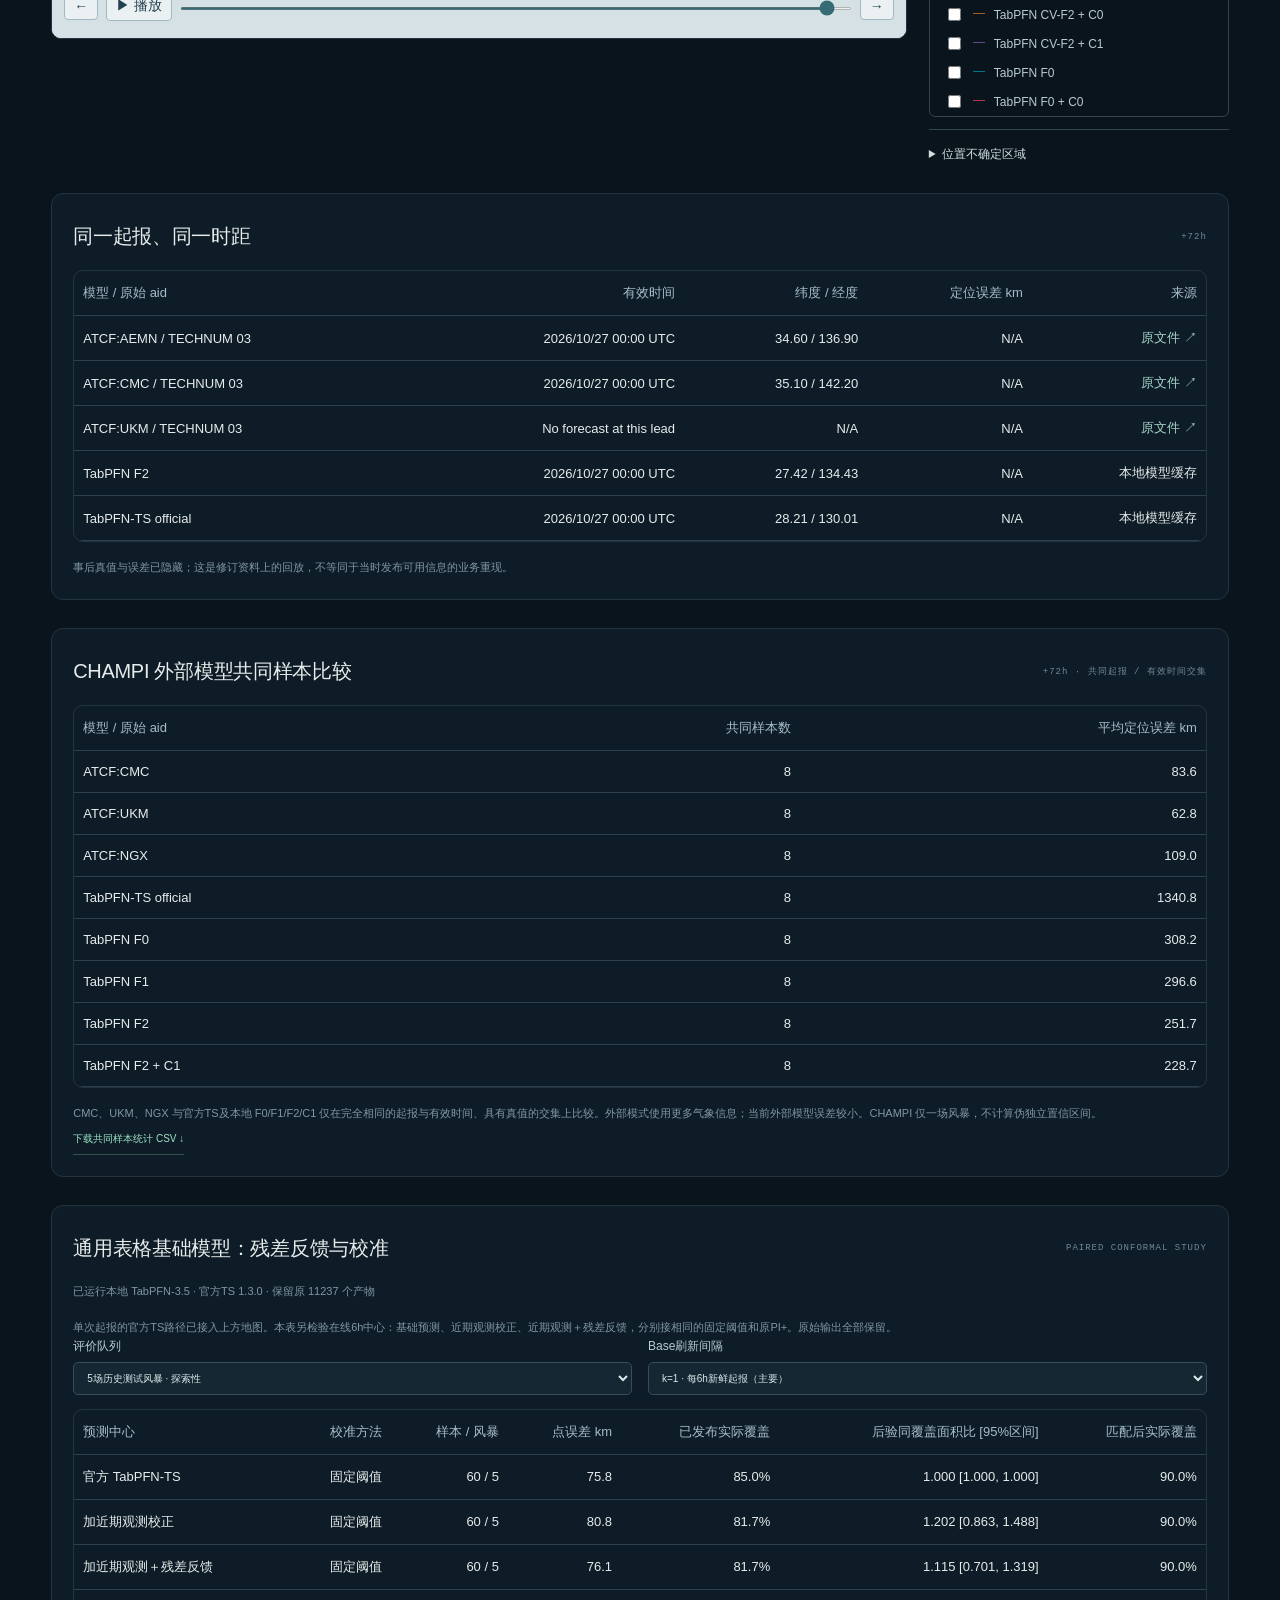
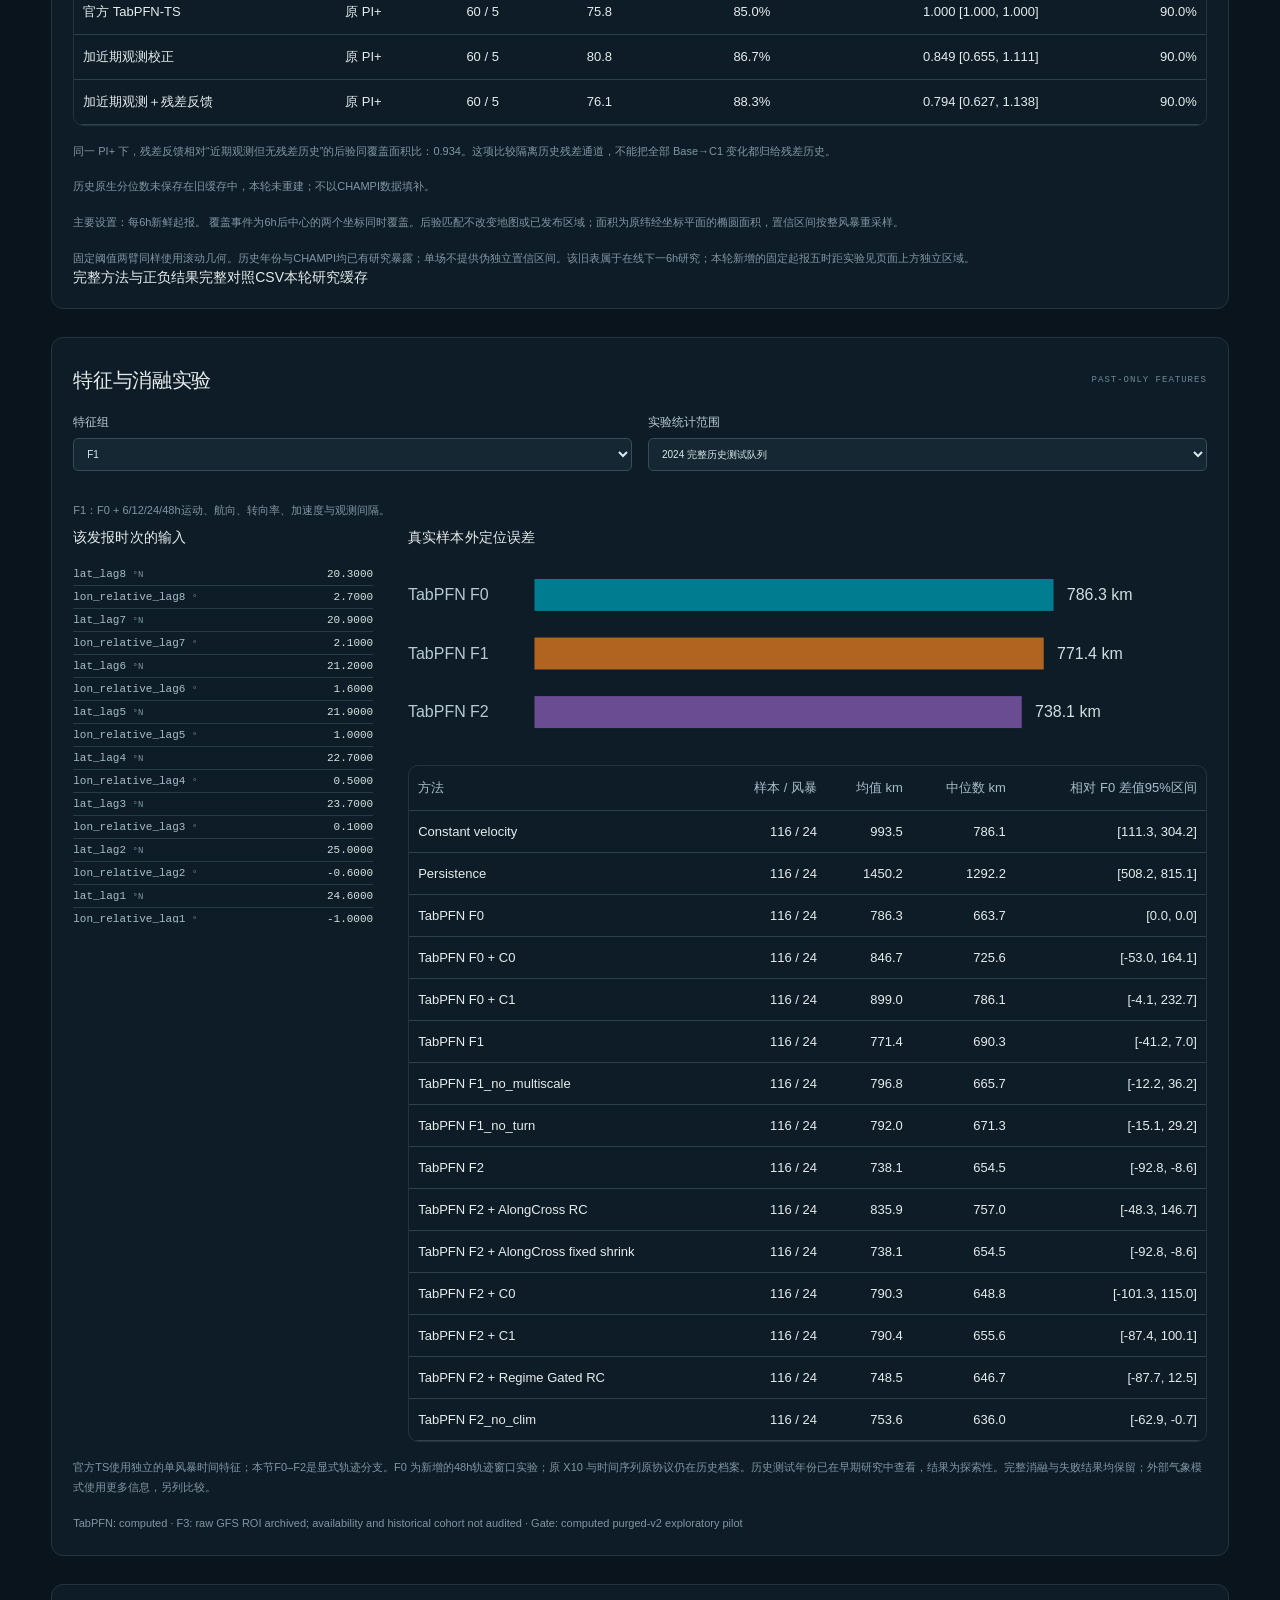
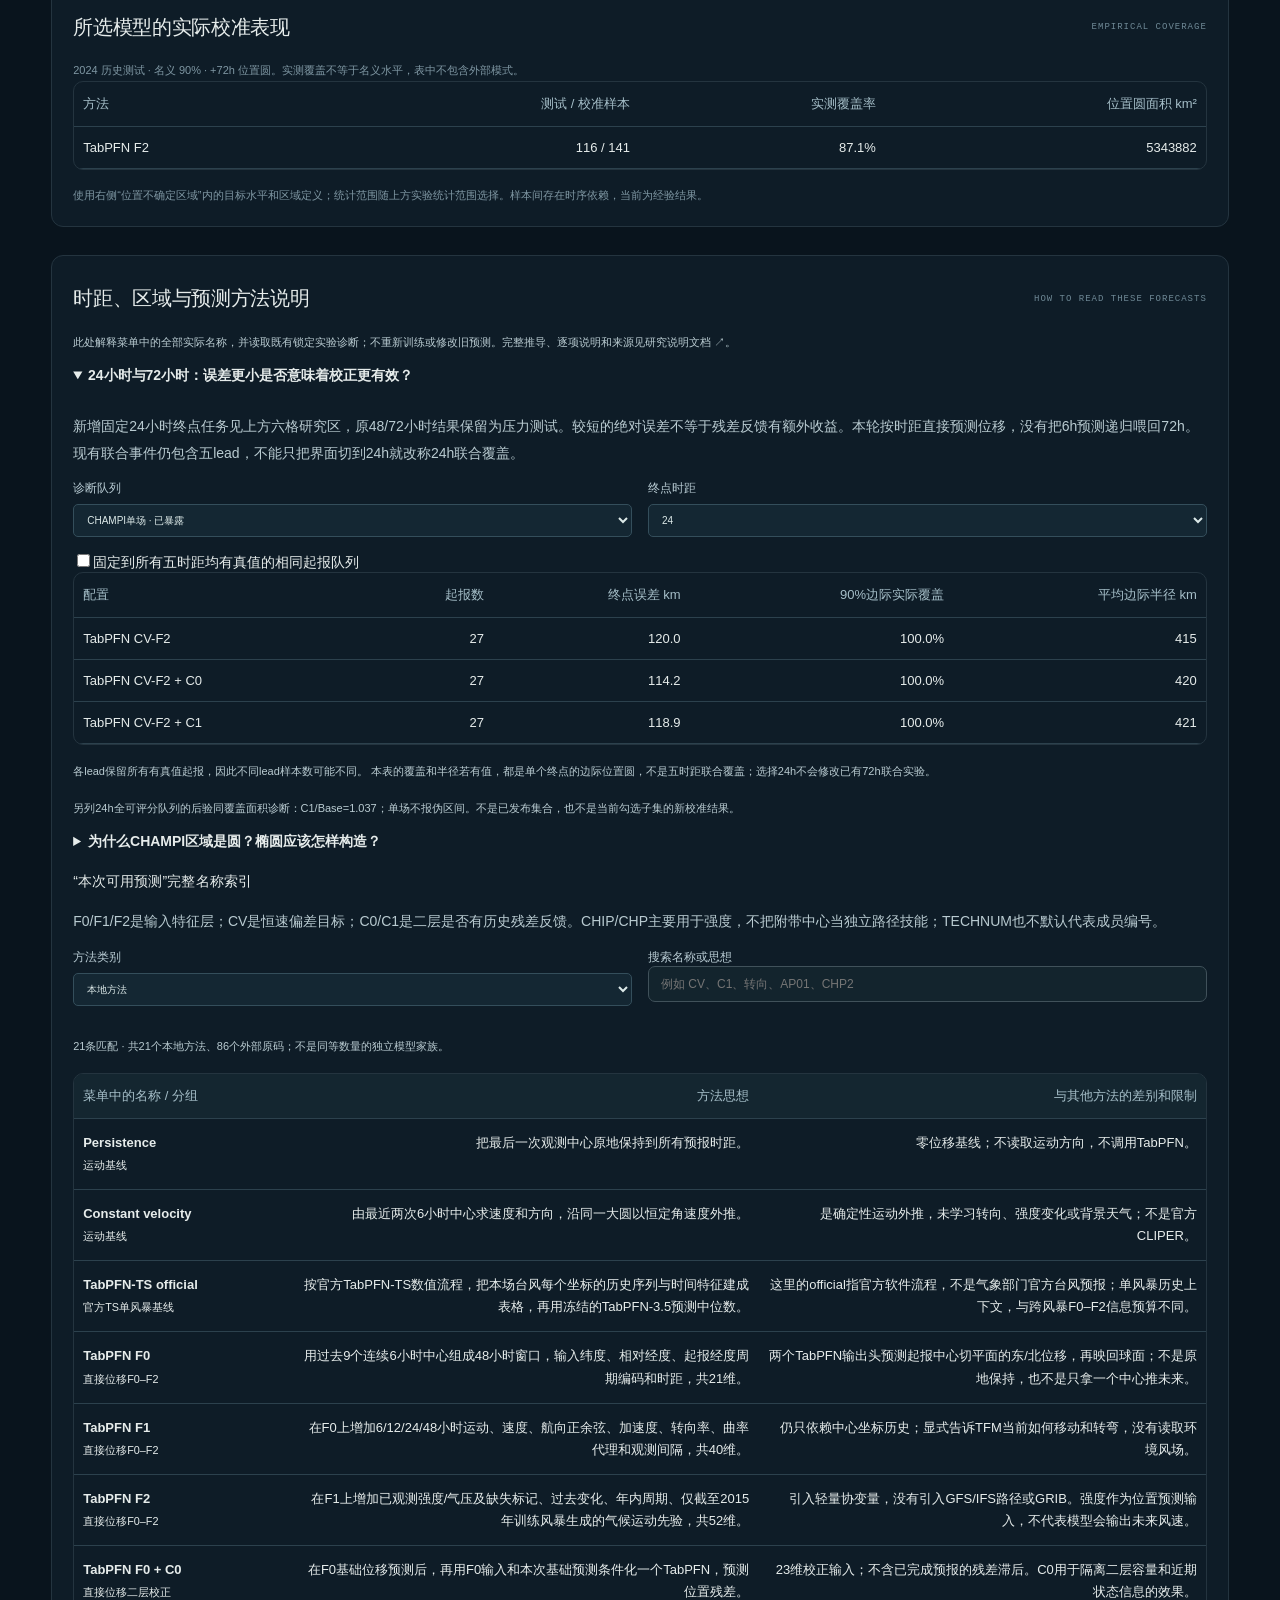
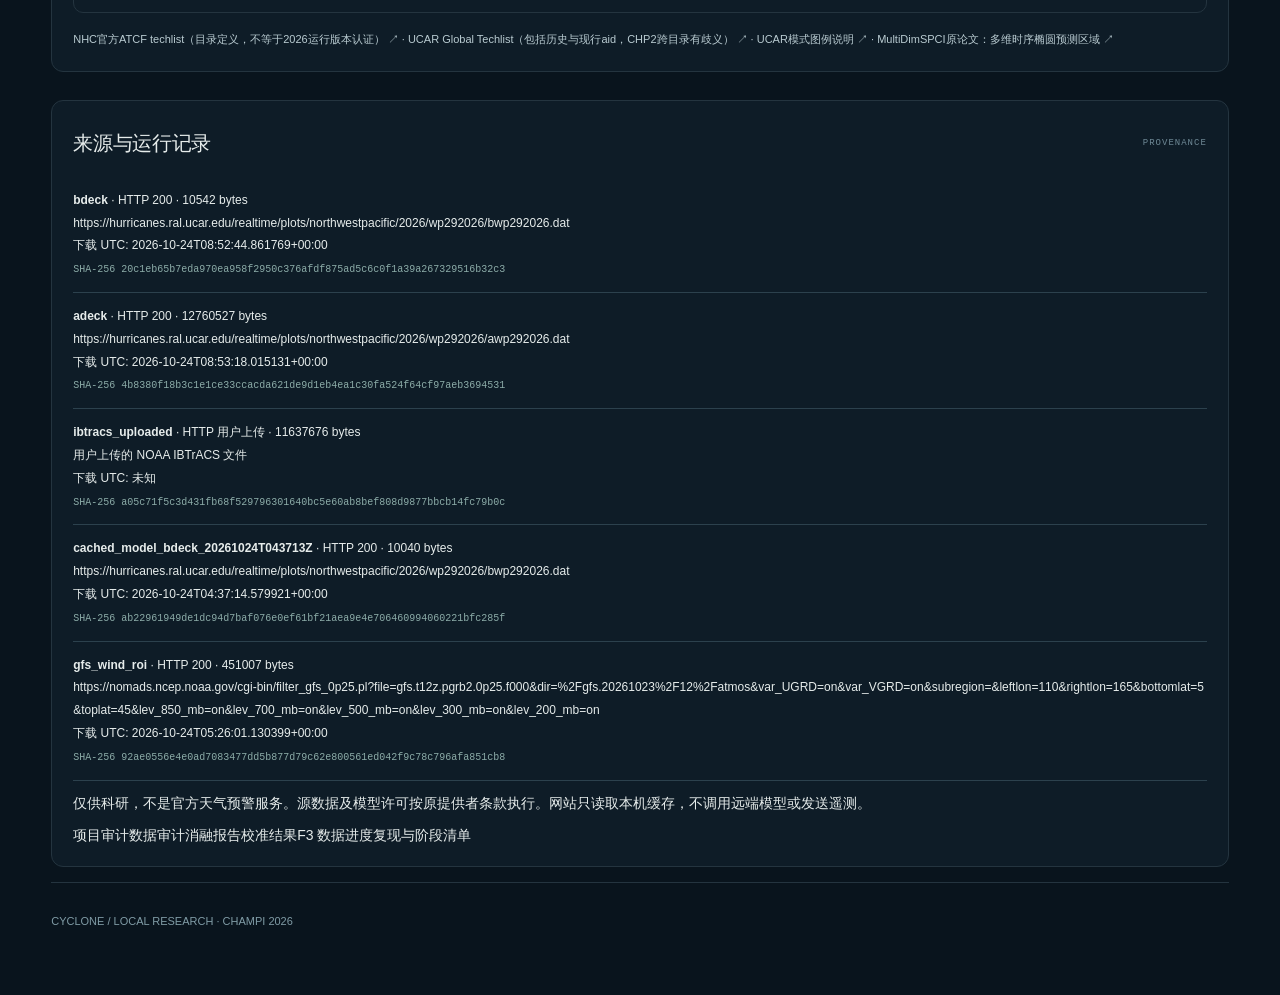
<file: site/champi-research.html>
<!doctype html>
<html lang="zh-CN"><head><meta charset="utf-8"><meta name="viewport" content="width=device-width,initial-scale=1"><meta name="description" content="CHAMPI 2026 真实路径、多模式预报与本地 TabPFN 特征消融"><meta http-equiv="Content-Security-Policy" content="default-src 'self'; script-src 'self'; style-src 'self' 'unsafe-inline'; img-src 'self' data:; connect-src 'self'; object-src 'none'; base-uri 'self'"><title>CYCLONE / CHAMPI 2026</title><link rel="icon" href="assets/mark.svg"><link rel="stylesheet" href="style.css?v=8"><link rel="stylesheet" href="champi.css"><link rel="stylesheet" href="operations.css"><link rel="stylesheet" href="method-guide.css"><link rel="stylesheet" href="portal-upgrade.css"></head>
<body><header class="topbar"><a class="brand" href="index.html"><img src="assets/mark.svg" width="36" height="36" alt=""><span>CYCLONE<span class="brand-sub">TYPHOON TRACK RESEARCH</span></span></a><nav aria-label="主要导航"><a href="conformal-benchmark.html">Conformal与时序模型</a><a class="nav" href="algorithm-live.html">本研究算法实时窗口</a><a class="nav" href="index.html">研究总览</a><a class="nav" href="cases.html#lab">历史案例</a><a class="nav active" href="champi.html">CHAMPI 2026</a><a class="nav" href="#operations">实时与登陆分析</a><a class="nav" href="#features">特征与实验</a><a class="nav" href="#sources">数据来源</a><a class="nav" href="champi-pipeline.html">数据与推理</a></nav><div class="local-status"><i></i>PUBLIC RESEARCH</div></header>
<div class="portal-return"><a href="index.html">← 地图工作台</a><a href="research-overview.html">原研究总览</a><a href="cases.html#lab">全部历史案例</a><a href="historical.html#archive">研究档案</a><a href="champi.html#operations">CHAMPI实时详情</a></div><main class="champi-main"><section class="champi-intro"><div><span class="eyebrow">WESTERN NORTH PACIFIC / WP292026</span><h1>蔷琵 <span>CHAMPI 2026</span></h1><p id="data-status" aria-live="polite">正在读取已归档的真实数据…</p></div><a class="secondary-button" href="assets/champi-2026.json" download>下载当前数据 ↓</a></section>
<section class="operations-section" id="operations"><div class="operations-head"><div><span class="eyebrow">LATEST OBSERVATIONS / LIVE LOCAL INFERENCE</span><h2>蔷琵实时追踪与未来影响</h2></div><button id="operations-refresh" class="secondary-button">检查最新缓存 ↻</button></div><p id="operations-status" class="operations-status" role="status">正在读取最新资料…</p><div class="operations-cards"><article id="operations-center"></article><article id="operations-warning"></article></div><p class="operations-copy"><b>官方路径展望：</b><span id="operations-outlook"></span></p><p id="operations-origin" class="chart-note"></p><div id="operations-models" class="operations-models"></div><label class="check"><input type="checkbox" id="operations-wind-rings" checked>官方当前风圈（与位置Conformal区域含义不同）</label><svg id="operations-map" viewBox="0 0 1000 560" role="img" aria-label="蔷琵最新中心、未来预测路径和几何海岸交点"></svg><h3>潜在登陆地区与时间 · 分模型判断</h3><p class="chart-note">方块为预测中心线由海入陆的几何交点，使用3km采样及Natural Earth 1:50m海陆边界；地区标签为大致位置。离散预测之间的插值有误差，不能作为已确认登陆或登陆概率。官方文字判断与模型交点分别保留。</p><div id="operations-landfall" class="operations-landfall"></div><details><summary>未来路径、外部模式风速和位置区域</summary><div class="table-scroll"><table class="champi-table"><thead><tr><th>模型 / aid</th><th>原起报时刻</th><th>有效时刻 / 时距</th><th>纬度 / 经度</th><th>该模式中心最大风速</th><th>90%联合位置半径</th></tr></thead><tbody id="operations-points"></tbody></table></div><p class="chart-note">各aid可能尚无本次最新起报，保留各自原时刻；此图不是同起报公平比较。TabPFN当前只预测位置，未预测强度。ATCF风速保留kt和未核实的平均时段，不直接转换成CMA风级。位置区域是经验滚动Conformal校准，依赖样本下不宣称无条件覆盖保证。</p></details><h3>官方风雨影响分析</h3><div id="operations-hazards" class="operations-hazards"></div><p class="chart-note">预警颜色来自官方发布，不由路径、中心风级或模型区域推算。没有中心登陆也可能有显著风雨；当地具体预警及防御安排请查看所属气象部门。页面下方为历史研究回放，时次与本区独立。</p></section>
<section class="panel" id="endpoint24-shapes"><div class="section-line"><h2>24小时终点：区域形状与残差反馈</h2><span>BASE / C0 / C1 × CIRCLE / ELLIPSE</span></div><p id="shape-status" class="chart-note" role="status">正在读取六格真实实验…</p><p class="chart-note">冻结同一批TabPFN预测中心，分别检验形状和校正增量。此处为锁定39中心快照的研究回放；页面顶部继续展示最新实时资料。27场历史测试与CHAMPI已经研究暴露，结果为探索性。</p><div class="champi-two"><label>评价队列<select id="shape-phase"><option value="test">2024历史 · 27场 / 169个成熟终点</option><option value="champi">CHAMPI · 1场 / 27个成熟终点</option></select></label><label>原始区域目标水平<select id="shape-level"><option>80</option><option selected>90</option><option>95</option></select></label></div><div class="table-scroll"><table class="champi-table"><thead><tr><th>预测中心</th><th>形状</th><th>起报 / 风暴</th><th>原始阈值实测覆盖</th><th>球面面积几何均值 km²</th><th>终点MAE km</th></tr></thead><tbody id="shape-results"></tbody></table></div><h3>同实际覆盖下的面积效率 · 固定90%诊断</h3><div class="table-scroll"><table class="champi-table"><thead><tr><th>比较因素</th><th>面积比的分子 ÷ 分母</th><th>配对面积比 [95%区间]</th><th>匹配后实际覆盖 · 分母 / 分子</th></tr></thead><tbody id="shape-comparisons"></tbody></table></div><p class="chart-note" id="shape-conclusion"></p><p class="chart-note">面积比小于1表示更紧。匹配只供事后效率诊断，每格统一缩放到相同实际覆盖；不作为发报阈值。500次整风暴配对bootstrap每次重做匹配，单场不报区间。</p><h3>CHAMPI真实24h区域 · 起报时冻结的阈值</h3><div class="champi-two"><label>研究回放起报<select id="shape-issue"></select></label><label>预测中心<select id="shape-method"></select></label></div><div class="champi-two"><label>显示形状<select id="shape-mode"><option value="both">叠加圆与椭圆</option><option value="ellipse">椭圆</option><option value="circle">圆</option></select></label><label class="check"><input type="checkbox" id="shape-hindsight">叠加事后24h真值</label></div><svg id="shape-map" viewBox="0 0 1000 480" role="img" aria-label="CHAMPI固定24小时预测中心与真实因果校准圆和椭圆"></svg><p class="chart-note" id="shape-map-note"></p><p class="chart-note">协方差只读取已成熟残差，跨中心平行移动到同一ENU坐标。球面面积通过Exp映射Jacobian积分，不使用外接圆代替椭圆。新协议的128/256几何和秩窗口与旧last100圆形表不同；六格内部保持同预算。时序漂移下不宣称无条件覆盖保证。</p><div class="case-section-links"><a href="assets/docs/ENDPOINT24_SHAPES_V1.md">六格实验、推导与复现报告</a><a href="assets/endpoint24-shapes.json" download>真实区域与全部比较JSON</a></div></section>
<section class="panel" id="motion-study"><div class="section-line"><h2>固定起报多步：运动表示与残差校正</h2><span>ACTUAL MODEL EXPERIMENT</span></div><div class="champi-two"><label>评价队列<select id="motion-phase"><option value="test">2024历史测试</option><option value="champi">CHAMPI单场</option><option value="validation">2017验证</option></select></label><label>点误差时距<select id="motion-lead"><option>6</option><option>12</option><option>24</option><option>48</option><option selected>72</option></select></label></div><div class="table-scroll"><table class="champi-table"><thead><tr><th>配置</th><th>点预测样本 / 风暴</th><th>平均误差 km</th><th>90%五时距联合实际覆盖</th></tr></thead><tbody id="motion-results"></tbody></table></div><p id="motion-efficiency" class="chart-note operations-stale"></p><p id="motion-note" class="chart-note">正在读取同上下文实验…</p><p class="chart-note">区域效率、整风暴配对区间、全部负结果及复现记录见报告。历史校准与实时尚未揭晓的未来预测分别报告。</p><a class="text-link" href="assets/docs/MOTION_RESIDUAL_V1.md">完整实验报告 ↗</a></section>
<div class="champi-contract">历史回放使用可能后修订的中心资料。公开可得时刻尚未核实；当前为 <b>hindcast with revised truth</b>。外部曲线保留原 ATCF aid，不将其改名为 IFS、AIFS 或 Google。</div>
<section class="champi-workspace"><article class="champi-map-panel"><div class="champi-map-bar"><span id="map-label">CHAMPI / TRUE DATA</span><div><button id="zoom-in" aria-label="放大地图">＋</button><button id="zoom-out" aria-label="缩小地图">−</button><button id="fit">◎ 全部路径</button></div></div><svg id="champi-map" viewBox="0 0 1000 570" role="img" aria-label="蔷琵历史轨迹与所选发报时次的预测路径"></svg><div id="legend" class="champi-legend"></div><p class="champi-map-credit">Natural Earth 本地底图 · 拖动平移 / 滚轮缩放 · 点悬停查看时次、坐标、来源</p><div class="timeline"><button id="previous" aria-label="上一个发报时次">←</button><button id="play">▶ 播放</button><input id="issue-slider" aria-label="发报时次时间轴" type="range" min="0" max="0" value="0"><button id="next" aria-label="下一个发报时次">→</button></div></article>
<aside class="champi-controls"><label>风暴<select id="storm"><option>CHAMPI 2026 / WP292026</option></select></label><label>发报时次<select id="issue"></select></label><div class="champi-two"><label>显示时区<select id="timezone"><option value="UTC">UTC</option><option value="Asia/Shanghai">北京时间</option></select></label><label>预报时距<select id="lead"><option>6</option><option>12</option><option>24</option><option>48</option><option selected>72</option></select></label></div><label class="check"><input type="checkbox" id="hindsight">叠加事后真值与误差</label><label class="check"><input type="checkbox" id="motion" checked>历史运动矢量</label><div id="current-fix" class="champi-fix"></div><fieldset><legend>本次可用预测</legend><a class="method-help-link" href="#method-guide">各方法代表什么？查看完整索引 ↗</a><div id="models"></div></fieldset><p id="no-forecast" aria-live="polite"></p><details><summary>位置不确定区域</summary><label class="check"><input id="uncertainty" type="checkbox">显示实际校准区域</label><label>区域定义<select id="region-kind"><option value="marginal">逐时距位置区域</option><option value="joint">五时距联合 max-score</option></select></label><label>目标水平<select id="level"><option>80</option><option selected>90</option><option>95</option></select></label><p id="region-note"></p><p>本历史路径图保留旧版圆形区域；新增24h圆/椭圆真实对照见<a href="#endpoint24-shapes">六格研究区</a>，与官方大风风圈不同。<a href="#region-geometry-help">圆与椭圆的依据 ↗</a></p></details></aside></section>
<section class="panel champi-comparison"><div class="section-line"><h2>同一起报、同一时距</h2><span id="comparison-time"></span></div><div class="table-scroll"><table class="champi-table"><thead><tr><th>模型 / 原始 aid</th><th>有效时间</th><th>纬度 / 经度</th><th>定位误差 km</th><th>来源</th></tr></thead><tbody id="comparison"></tbody></table></div><p id="comparison-note" class="chart-note"></p></section>
<section class="panel"><div class="section-line"><h2>CHAMPI 外部模型共同样本比较</h2><span id="external-lead"></span></div><div class="table-scroll"><table class="champi-table"><thead><tr><th>模型 / 原始 aid</th><th>共同样本数</th><th>平均定位误差 km</th></tr></thead><tbody id="external-results"></tbody></table></div><p class="chart-note">CMC、UKM、NGX 与官方TS及本地 F0/F1/F2/C1 仅在完全相同的起报与有效时间、具有真值的交集上比较。外部模式使用更多气象信息；当前外部模型误差较小。CHAMPI 仅一场风暴，不计算伪独立置信区间。</p><a class="text-link" href="assets/champi-external-comparison.csv" download>下载共同样本统计 CSV ↓</a></section>
<section class="panel" id="tfm-alignment"><div class="section-line"><h2>通用表格基础模型：残差反馈与校准</h2><span>PAIRED CONFORMAL STUDY</span></div><p id="alignment-status" class="chart-note">正在读取真实对照实验…</p><p class="chart-note">单次起报的官方TS路径已接入上方地图。本表另检验在线6h中心：基础预测、近期观测校正、近期观测＋残差反馈，分别接相同的固定阈值和原PI+。原始输出全部保留。</p><div class="champi-two"><label>评价队列<select id="alignment-phase"><option value="test">5场历史测试风暴 · 探索性</option><option value="validation">3场历史验证风暴</option><option value="champi">CHAMPI 单场短序列</option></select></label><label>Base刷新间隔<select id="alignment-k"><option value="1">k=1 · 每6h新鲜起报（主要）</option><option value="2">k=2 · 每12h</option><option value="4">k=4 · 每24h</option><option value="8">k=8 · 每48h</option><option value="16">k=16 · 每96h</option><option value="32">k=32 · 每192h</option></select></label></div><div class="table-scroll"><table class="champi-table"><thead><tr><th>预测中心</th><th>校准方法</th><th>样本 / 风暴</th><th>点误差 km</th><th>已发布实际覆盖</th><th>后验同覆盖面积比 [95%区间]</th><th>匹配后实际覆盖</th></tr></thead><tbody id="alignment-results"></tbody></table></div><p id="alignment-residual-note" class="chart-note"></p><p id="alignment-native" class="chart-note"></p><p id="alignment-scope" class="chart-note"></p><p class="chart-note">固定阈值两臂同样使用滚动几何。历史年份与CHAMPI均已有研究暴露；单场不提供伪独立置信区间。该旧表属于在线下一6h研究；本轮新增的固定起报五时距实验见页面上方独立区域。</p><div class="case-section-links"><a href="assets/docs/TFM_CAUSAL_ALIGNMENT_V1.md">完整方法与正负结果</a><a href="assets/tfm-alignment-summary.csv" download>完整对照CSV</a><a href="assets/tfm-alignment.json" download>本轮研究缓存</a></div></section>
<section id="features" class="panel"><div class="section-line"><h2>特征与消融实验</h2><span>PAST-ONLY FEATURES</span></div><div class="champi-two"><label>特征组<select id="feature-group"><option>F0</option><option selected>F1</option><option>F2</option><option>F3</option></select></label><label>实验统计范围<select id="cohort"><option value="test">2024 完整历史测试队列</option><option value="champi">CHAMPI 单场回顾验证</option><option value="validation">2017 验证期</option></select></label></div><p id="feature-status" class="chart-note"></p><div class="champi-feature-layout"><div><h3>该发报时次的输入</h3><div id="feature-values" class="feature-values"></div></div><div><h3>真实样本外定位误差</h3><div id="ablation-chart"></div><div class="table-scroll"><table class="champi-table"><thead><tr><th>方法</th><th>样本 / 风暴</th><th>均值 km</th><th>中位数 km</th><th>相对 F0 差值95%区间</th></tr></thead><tbody id="ablation-results"></tbody></table></div></div></div><p class="chart-note">官方TS使用独立的单风暴时间特征；本节F0–F2是显式轨迹分支。F0 为新增的48h轨迹窗口实验；原 X10 与时间序列原协议仍在历史档案。历史测试年份已在早期研究中查看，结果为探索性。完整消融与失败结果均保留；外部气象模式使用更多信息，另列比较。</p><p id="advanced-status" class="chart-note"></p></section>
<section class="panel"><div class="section-line"><h2>所选模型的实际校准表现</h2><span>EMPIRICAL COVERAGE</span></div><p id="cp-caption" class="chart-note"></p><div class="table-scroll"><table class="champi-table"><thead><tr><th>方法</th><th>测试 / 校准样本</th><th>实测覆盖率</th><th>位置圆面积 km²</th></tr></thead><tbody id="cp-results"></tbody></table></div><p class="chart-note">使用右侧“位置不确定区域”内的目标水平和区域定义；统计范围随上方实验统计范围选择。样本间存在时序依赖，当前为经验结果。</p></section>
<section class="panel method-explanation" id="method-guide"><div class="section-line"><h2>时距、区域与预测方法说明</h2><span>HOW TO READ THESE FORECASTS</span></div><p class="chart-note">此处解释菜单中的全部实际名称，并读取既有锁定实验诊断；不重新训练或修改旧预测。完整推导、逐项说明和来源见<a href="assets/docs/CHAMPI_PREDICTION_METHODS_CN.md">研究说明文档 ↗</a>。</p><details open><summary>24小时与72小时：误差更小是否意味着校正更有效？</summary><p>新增固定24小时终点任务见上方六格研究区，原48/72小时结果保留为压力测试。较短的绝对误差不等于残差反馈有额外收益。本轮按时距直接预测位移，没有把6h预测递归喂回72h。现有联合事件仍包含五lead，不能只把界面切到24h就改称24h联合覆盖。</p><div class="champi-two"><label>诊断队列<select id="guide-phase"><option value="champi">CHAMPI单场 · 已暴露</option><option value="test">2024历史测试 · 探索性</option></select></label><label>终点时距<select id="guide-lead"><option>6</option><option>12</option><option selected>24</option><option>48</option><option>72</option></select></label></div><label class="check"><input type="checkbox" id="guide-paired">固定到所有五时距均有真值的相同起报队列</label><div class="table-scroll"><table class="champi-table"><thead><tr><th>配置</th><th>起报数</th><th>终点误差 km</th><th>90%边际实际覆盖</th><th>平均边际半径 km</th></tr></thead><tbody id="guide-horizon-rows"></tbody></table></div><p class="chart-note" id="guide-horizon-note"></p><p class="chart-note" id="guide-efficiency"></p></details><details id="region-geometry-help"><summary>为什么CHAMPI区域是圆？椭圆应该怎样构造？</summary><p>当前分数是预测中心到真值的大圆距离，校准后得到球面位置圆。原在线TS/PI+分支用了协方差椭圆。Conformal不规定集合形状；圆忽略方向差异，但不等于假定误差真实各向同性。换成椭圆需要重新估计方向尺度并校准，不能只拉伸地图上的圆。</p><svg class="method-shape-demo" viewBox="0 0 640 175" role="img" aria-label="圆与协方差椭圆的数学示意，不是真实预测区域"><circle cx="150" cy="83" r="54" fill="#64c7b3" fill-opacity=".08" stroke="#64c7b3" stroke-width="2"/><path d="M150 83L204 83" stroke="#64c7b3"/><text x="164" y="75" fill="#c9dedb" font-size="13">q</text><ellipse cx="460" cy="83" rx="82" ry="35" transform="rotate(-25 460 83)" fill="#e2ae73" fill-opacity=".08" stroke="#e2ae73" stroke-width="2"/><path d="M386 118L534 48" stroke="#e2ae73"/><text x="100" y="157" fill="#c9dedb" font-size="14">距离分数 → 圆</text><text x="372" y="157" fill="#e8d1b5" font-size="14">协方差加权分数 → 椭圆</text></svg><p class="chart-note">仅数学形状示意；未代表任何真实预测、覆盖率或已校准形状。</p><div class="method-math">圆：‖Log<sub>μ</sub>(Y)‖ ≤ q<br>椭圆：uᵀΣ⁻¹u ≤ q²，u = Log<sub>μ</sub>(Y)<br>切平面半轴：q√λ₁、q√λ₂；方向由Σ的特征向量决定。</div><p>已有椭圆正信号应作为迁移起点：24h终点的既定4场案例中，同覆盖C1/Base椭圆面积比0.868；原TS＋PI+小队列为0.794。当前CHAMPI圆形结果不能直接否定它们。完整队列尚未稳定复现残差增量；形状和残差的贡献需分别验证。<a href="assets/docs/ELLIPSE_EVIDENCE_ALIGNMENT_CN.md">证据、队列与比较边界 ↗</a></p><p>Σ必须只用发报前已成熟残差估计，跨锚点需统一坐标；q按同一种分数校准。球面映射与面积也需单独处理。旧版路径缓存的圆形结果保留。新增<a href="#endpoint24-shapes">固定24h真实椭圆实验</a>已生成起报冻结的协方差和阈值；它不是6/12/24h联合事件，且未替换顶部实时联合圆。</p></details><h3>“本次可用预测”完整名称索引</h3><p>F0/F1/F2是输入特征层；CV是恒速偏差目标；C0/C1是二层是否有历史残差反馈。CHIP/CHP主要用于强度，不把附带中心当独立路径技能；TECHNUM也不默认代表成员编号。</p><div class="champi-two"><label>方法类别<select id="method-kind"><option value="local">本地方法</option><option value="external">外部ATCF aid</option><option value="all">全部产品</option></select></label><label>搜索名称或思想<input class="method-search" id="method-query" type="search" placeholder="例如 CV、C1、转向、AP01、CHP2"></label></div><p id="method-count" class="chart-note" role="status">正在读取实际方法索引…</p><div class="table-scroll method-catalog-scroll"><table class="champi-table"><thead><tr><th>菜单中的名称 / 分组</th><th>方法思想</th><th>与其他方法的差别和限制</th></tr></thead><tbody id="method-rows"></tbody></table></div><p id="method-references" class="chart-note"></p></section>
<section class="panel" id="sources"><div class="section-line"><h2>来源与运行记录</h2><span>PROVENANCE</span></div><div id="source-list"></div><p>仅供科研，不是官方天气预警服务。源数据及模型许可按原提供者条款执行。网站只读取本机缓存，不调用远端模型或发送遥测。</p><div class="case-section-links"><a href="assets/docs/00_REPOSITORY_AUDIT.md">项目审计</a><a href="assets/docs/01_DATA_AUDIT.md">数据审计</a><a href="assets/docs/03_FEATURE_ABLATIONS.md">消融报告</a><a href="assets/docs/04_CONFORMAL_RESULTS.md">校准结果</a><a href="assets/docs/06_F3_DATA_STATUS.md">F3 数据进度</a><a href="assets/docs/CHAMPI_2026_FINAL_REPORT.md">复现与阶段清单</a></div></section><footer>CYCLONE / LOCAL RESEARCH · CHAMPI 2026</footer></main><script type="module" src="champi.mjs"></script><script type="module" src="tfm-alignment.mjs"></script><script type="module" src="operations.mjs?v=verify5"></script><script type="module" src="method-guide.mjs"></script><script type="module" src="endpoint-shapes.mjs"></script></body></html>
</file>
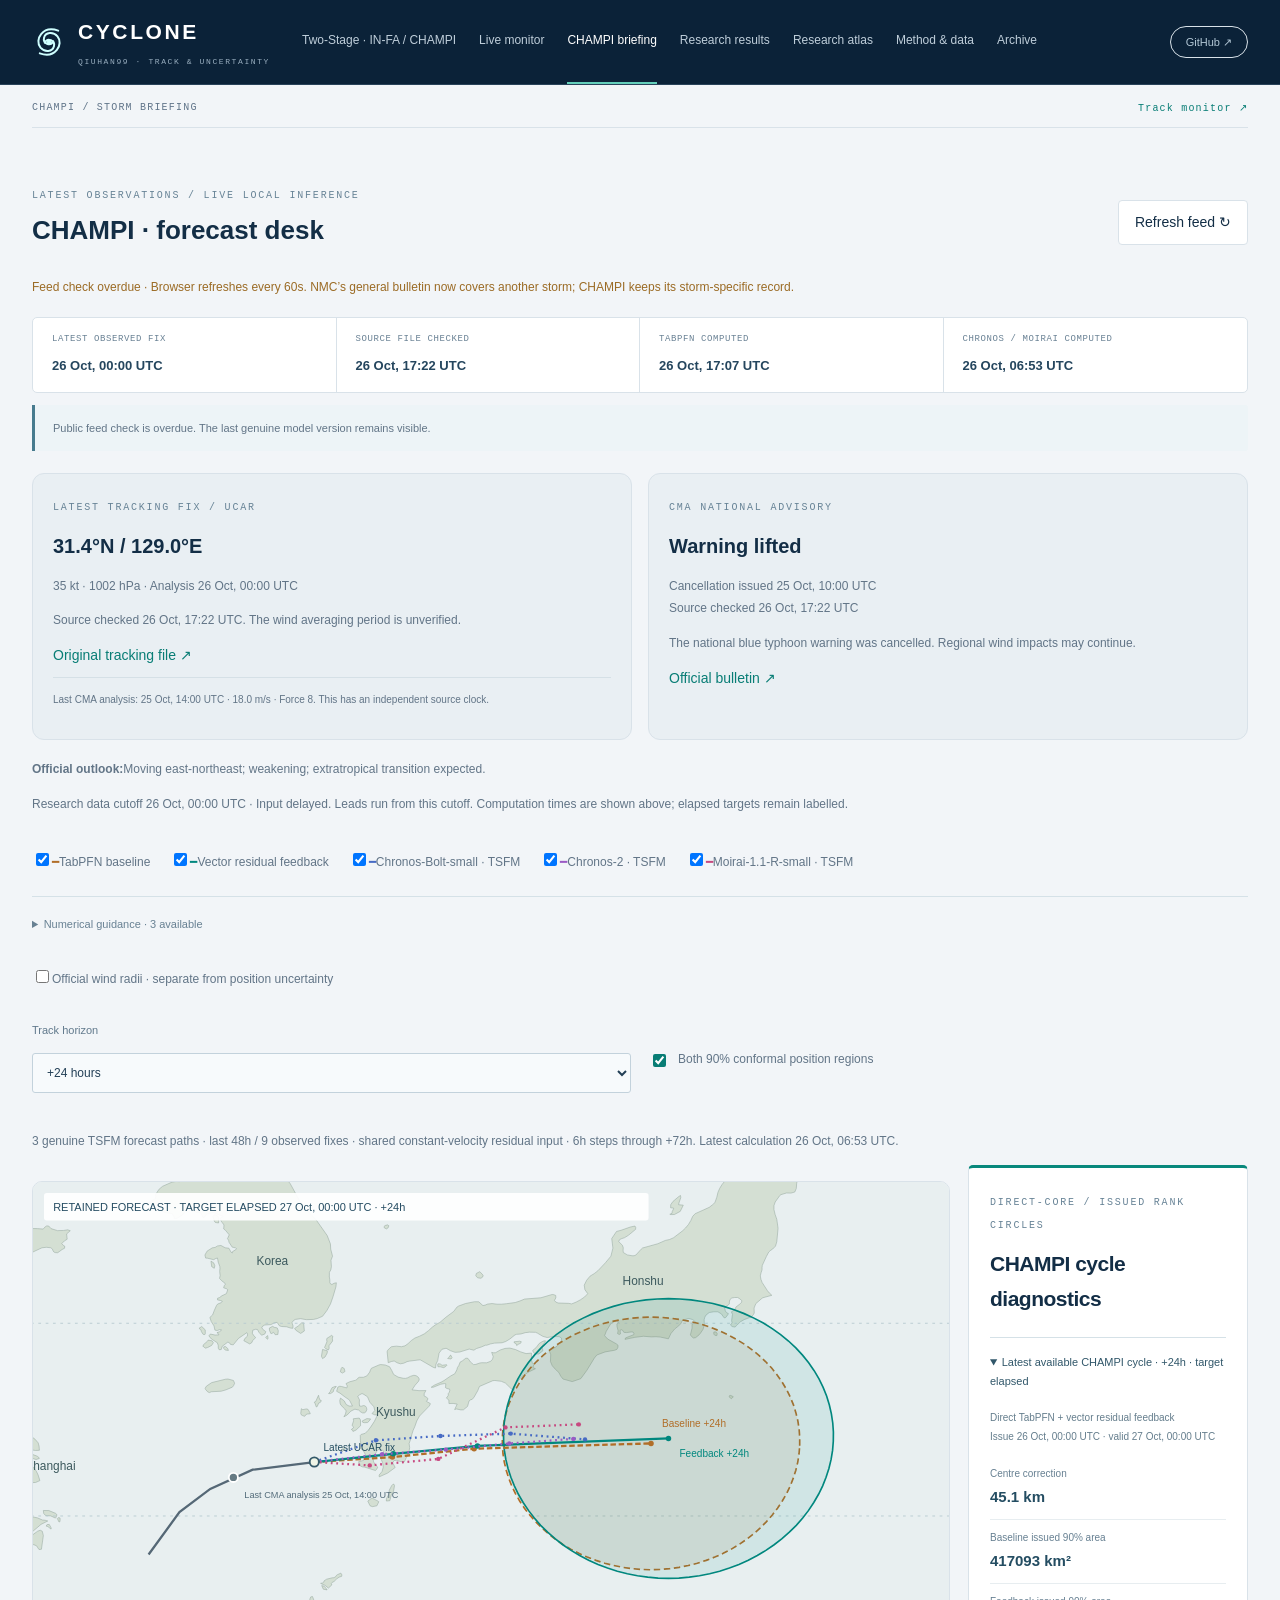
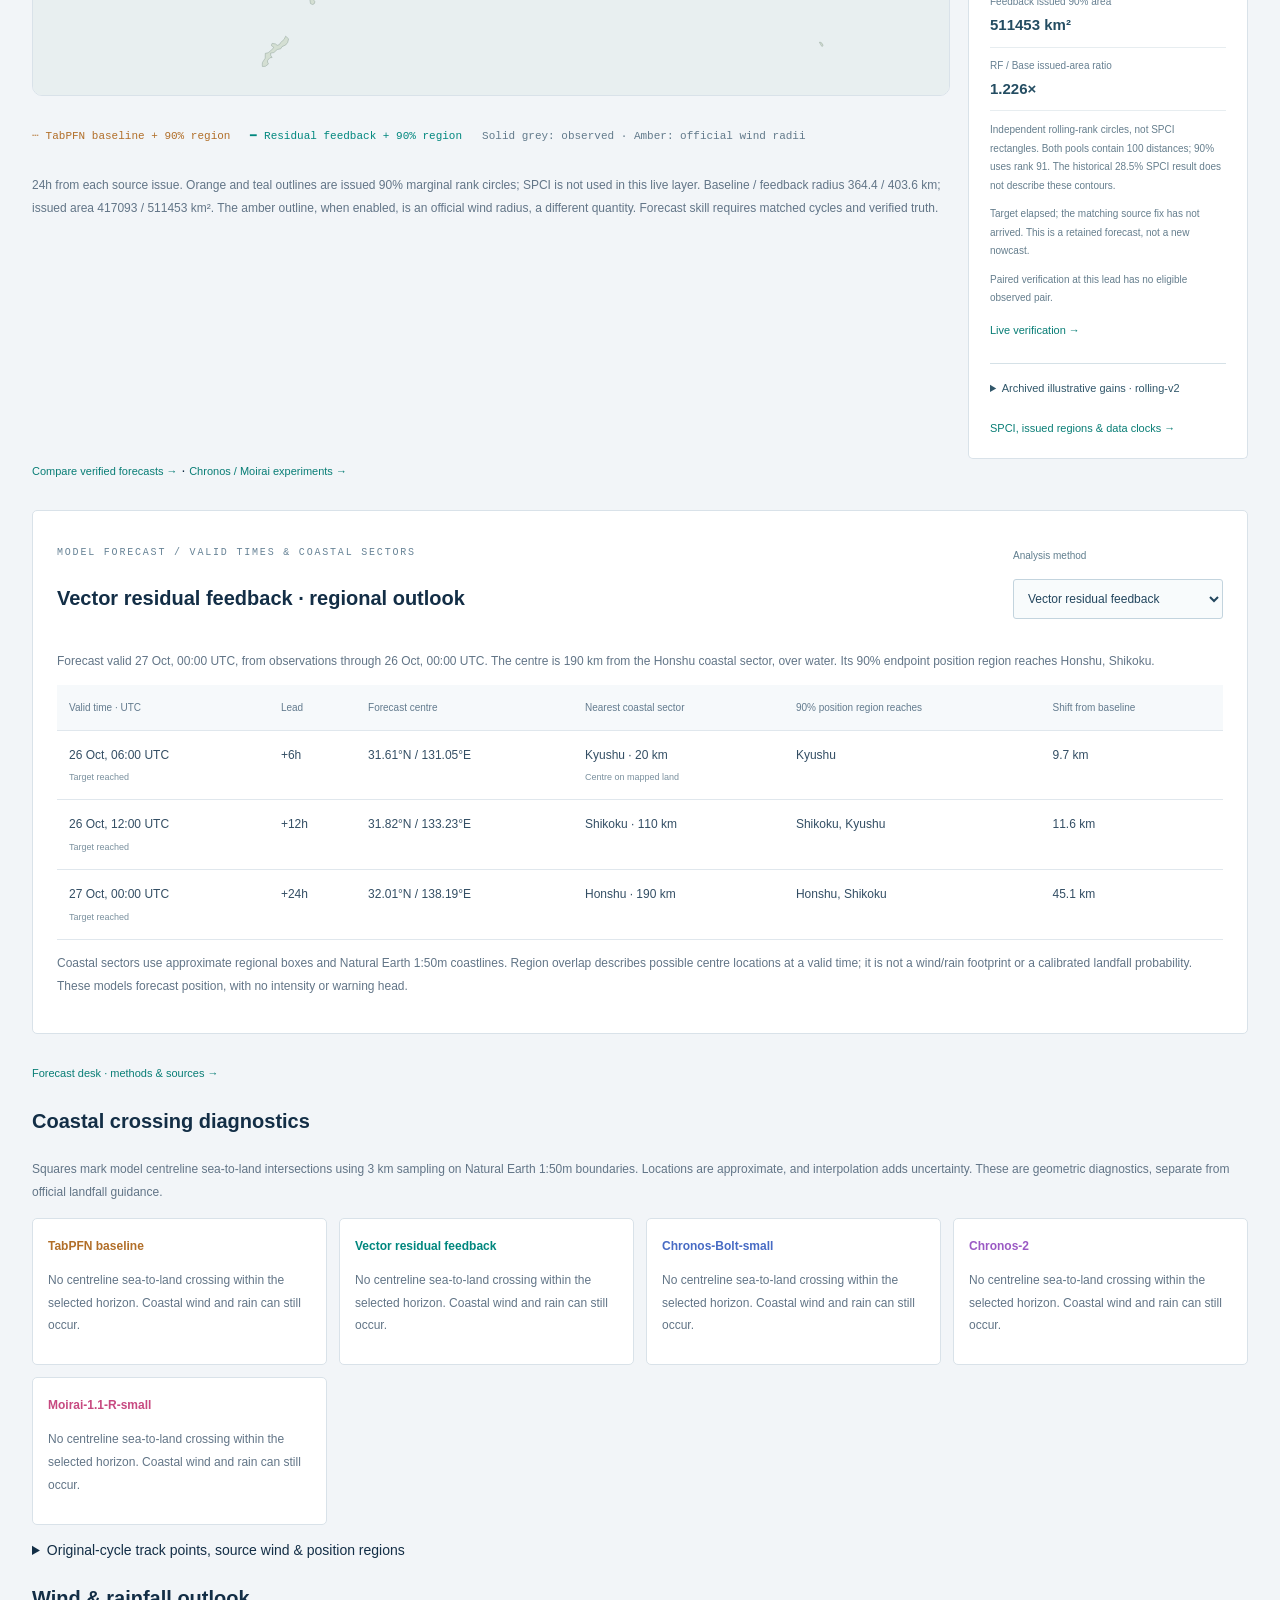
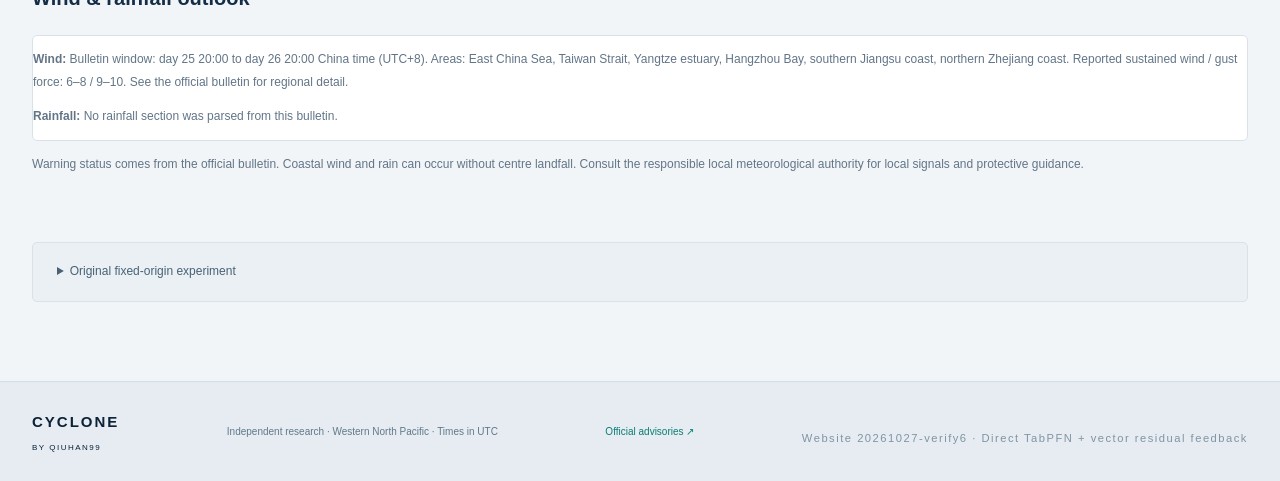
<file: site/champi.html>
<!doctype html><html lang="en" data-site-version="20261027-verify6"><head><meta charset="UTF-8"><meta name="viewport" content="width=device-width,initial-scale=1"><meta name="theme-color" content="#0b2238"><meta name="description" content="CHAMPI track monitoring, TabPFN residual correction and prospective conformal verification."><meta http-equiv="Content-Security-Policy" content="default-src 'self'; script-src 'self'; style-src 'self' 'unsafe-inline'; img-src 'self' data: blob:; connect-src 'self'; object-src 'none'; base-uri 'self'"><title>CYCLONE / CHAMPI briefing</title><link rel="icon" href="assets/mark.svg"><link rel="stylesheet" href="atlas.css"><link rel="stylesheet" href="algorithm-live.css"><link rel="stylesheet" href="conformal-evidence.css?v=terminal1"><link rel="stylesheet" href="operations.css"><link rel="stylesheet" href="terminal.css?v=verify5"><script type="module" src="release-watch.mjs?v=verify5"></script></head><body><div id="site-update-notice" class="site-update-notice" role="status" hidden></div><header class="atlas-header"><a class="atlas-brand" href="index.html"><img src="assets/mark.svg" width="34" height="34" alt=""><span>CYCLONE<small>QIUHAN99 · TRACK & UNCERTAINTY</small></span></a><nav aria-label="Main navigation"><a href="two-stage.html">Two-Stage · IN-FA / CHAMPI</a><a href="algorithm-live.html">Live monitor</a><a href="champi.html" aria-current="page">CHAMPI briefing</a><a href="results.html">Research results</a><a href="research-atlas.html">Research atlas</a><a href="champi-pipeline.html">Method & data</a><a href="research.html">Archive</a></nav><a class="github" href="https://github.com/Qiuhan99/cyclone-tfm-live">GitHub ↗</a></header><main class="algorithm-main terminal-main"><div class="basin-bar"><span>CHAMPI / STORM BRIEFING</span><a href="algorithm-live.html">Track monitor ↗</a></div><section class="operations-section" id="operations"><div class="operations-head"><div><span class="eyebrow">LATEST OBSERVATIONS / LIVE LOCAL INFERENCE</span><h2>CHAMPI · forecast desk</h2></div><button id="operations-refresh" class="secondary-button">Refresh feed ↻</button></div><p id="operations-status" class="operations-status" role="status">Checking the latest sources…</p><div id="briefing-clocks" class="briefing-clocks"></div><p id="briefing-update-state" class="briefing-update-state" role="status"></p><div class="operations-cards"><article id="operations-center"></article><article id="operations-warning"></article></div><p class="operations-copy"><b>Official outlook:</b><span id="operations-outlook"></span></p><p id="operations-origin" class="chart-note"></p><div id="operations-models" class="operations-models"></div><label class="check"><input type="checkbox" id="operations-wind-rings">Official wind radii · separate from position uncertainty</label><div class="comparison-controls"><label>Track horizon<select id="operations-lead"><option value="6">+6 hours</option><option value="12">+12 hours</option><option value="24" selected>+24 hours</option><option value="48">+48 hours</option><option value="72">+72 hours</option></select></label><label class="check"><input id="operations-regions" type="checkbox" checked>Both 90% conformal position regions</label></div><p id="briefing-tsfm-state" class="chart-note"></p><div class="briefing-workspace"><div class="briefing-map-main"><svg id="operations-map" viewBox="0 0 1000 560" role="img" aria-label="CHAMPI observations, forecast tracks and coastal crossings"></svg><div class="briefing-map-key"><span class="base">┄ TabPFN baseline + 90% region</span><span class="c1">━ Residual feedback + 90% region</span><span>Solid grey: observed · Amber: official wind radii</span></div><p id="operations-region-note" class="chart-note"></p></div><aside class="briefing-impact showcase-impact"><span class="eyebrow">DIRECT-CORE / ISSUED RANK CIRCLES</span><h3>CHAMPI cycle diagnostics</h3><details id="briefing-live-details" class="briefing-cycle-details" open><summary><span id="briefing-live-summary">Latest available CHAMPI cycle</span></summary><div id="briefing-live-impact"></div></details><details id="briefing-historical-details" class="briefing-cycle-details"><summary>Archived illustrative gains · rolling-v2</summary><div id="briefing-evidence" class="briefing-evidence">Loading archived research results…</div></details><a class="desk-method-link" href="assets/docs/SPCI_DESK_AUDIT_CN.md">SPCI, issued regions & data clocks →</a></aside></div><a class="text-link" href="algorithm-live.html#verification">Compare verified forecasts →</a> · <a class="text-link" href="algorithm-live.html#model-comparison">Chronos / Moirai experiments →</a><section class="regional-outlook"><div class="section-heading"><div><span class="eyebrow">MODEL FORECAST / VALID TIMES & COASTAL SECTORS</span><h3 id="briefing-analysis-title">Residual feedback · regional outlook</h3></div><label>Analysis method<select id="briefing-model"></select></label></div><p id="briefing-analysis-summary"></p><div class="algo-table"><table><thead><tr><th>Valid time · UTC</th><th>Lead</th><th>Forecast centre</th><th>Nearest coastal sector</th><th>90% position region reaches</th><th>Shift from baseline</th></tr></thead><tbody id="briefing-timeline"></tbody></table></div><p class="fine-print">Coastal sectors use approximate regional boxes and Natural Earth 1:50m coastlines. Region overlap describes possible centre locations at a valid time; it is not a wind/rain footprint or a calibrated landfall probability. These models forecast position, with no intensity or warning head.</p></section><p><a class="text-link" href="assets/docs/LIVE_FORECAST_DESK_V1.md">Forecast desk · methods & sources →</a></p><h3>Coastal crossing diagnostics</h3><p class="chart-note">Squares mark model centreline sea-to-land intersections using 3 km sampling on Natural Earth 1:50m boundaries. Locations are approximate, and interpolation adds uncertainty. These are geometric diagnostics, separate from official landfall guidance.</p><div id="operations-landfall" class="operations-landfall"></div><details><summary>Original-cycle track points, source wind & position regions</summary><div class="table-scroll"><table class="champi-table"><thead><tr><th>Model / aid</th><th>Original issue · UTC</th><th>Valid time / lead</th><th>Latitude / longitude</th><th>Source maximum wind</th><th>90% endpoint radius</th></tr></thead><tbody id="operations-points"></tbody></table></div><p class="chart-note">Each source retains its original cycle. This overlay is situational, not a matched skill ranking. TabPFN currently forecasts position only. ATCF wind remains in kt with its source averaging period unverified. Position regions use empirical rolling conformal calibration.</p></details><h3>Wind & rainfall outlook</h3><div id="operations-hazards" class="operations-hazards"></div><p class="chart-note">Warning status comes from the official bulletin. Coastal wind and rain can occur without centre landfall. Consult the responsible local meteorological authority for local signals and protective guidance.</p></section><details class="archive-disclosure"><summary>Original fixed-origin experiment</summary><label>Cohort<select id="motion-phase"><option value="test">2024 historical</option><option value="champi">CHAMPI snapshot</option><option value="validation">2017 selection</option></select></label><label>Lead<select id="motion-lead"><option>6</option><option>12</option><option selected>24</option><option>48</option><option>72</option></select></label><div class="algo-table"><table><thead><tr><th>Method</th><th>n / storms</th><th>MAE · km</th><th>Joint coverage</th></tr></thead><tbody id="motion-results"></tbody></table></div><p id="motion-efficiency"></p><p id="motion-note"></p><a href="champi-research.html">Original CHAMPI research workbench ↗</a></details></main><footer><span>CYCLONE <small>BY QIUHAN99</small></span><p>Independent research · Western North Pacific · Times in UTC</p><a href="https://www.nmc.cn/publish/typhoon/warning_index.html">Official advisories ↗</a><small class="site-version">Website 20261027-verify6 · Direct TabPFN + vector residual feedback</small></footer><script type="module" src="operations.mjs?v=verify5"></script></body></html>
</file>
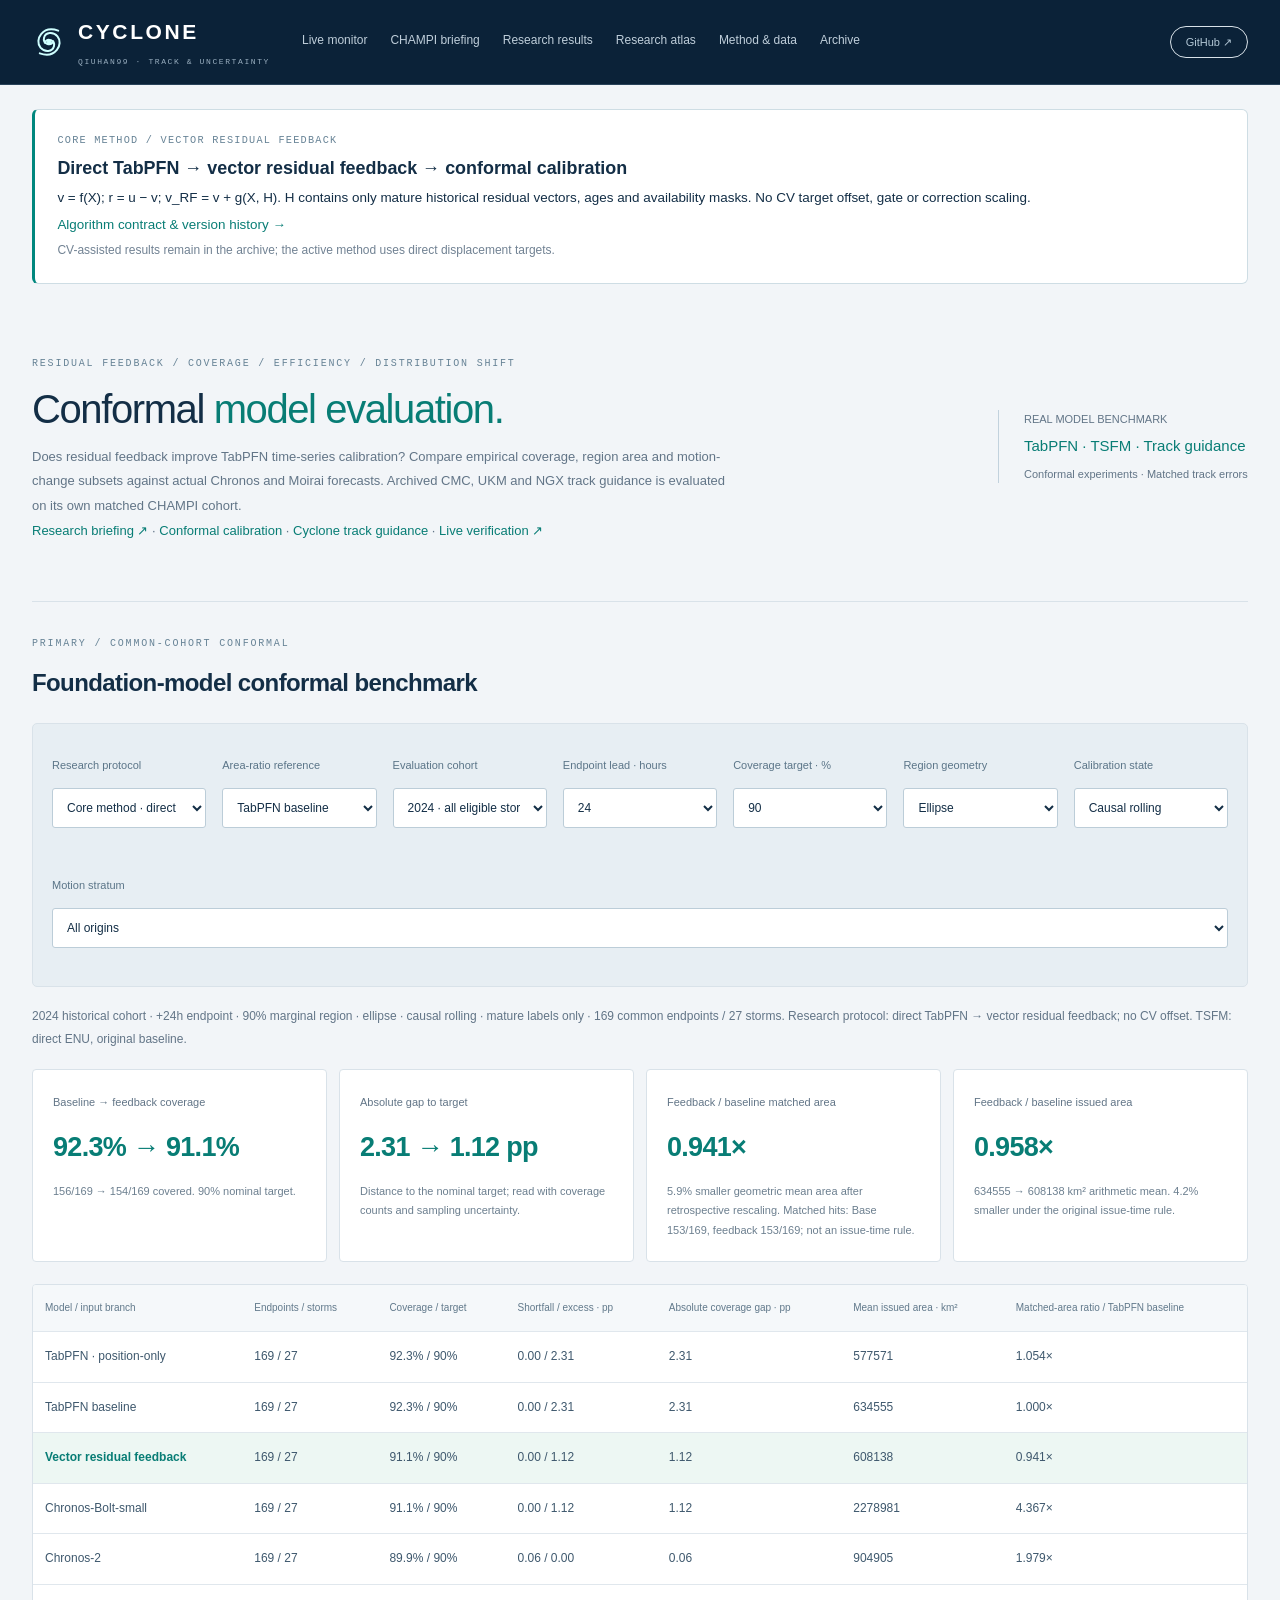
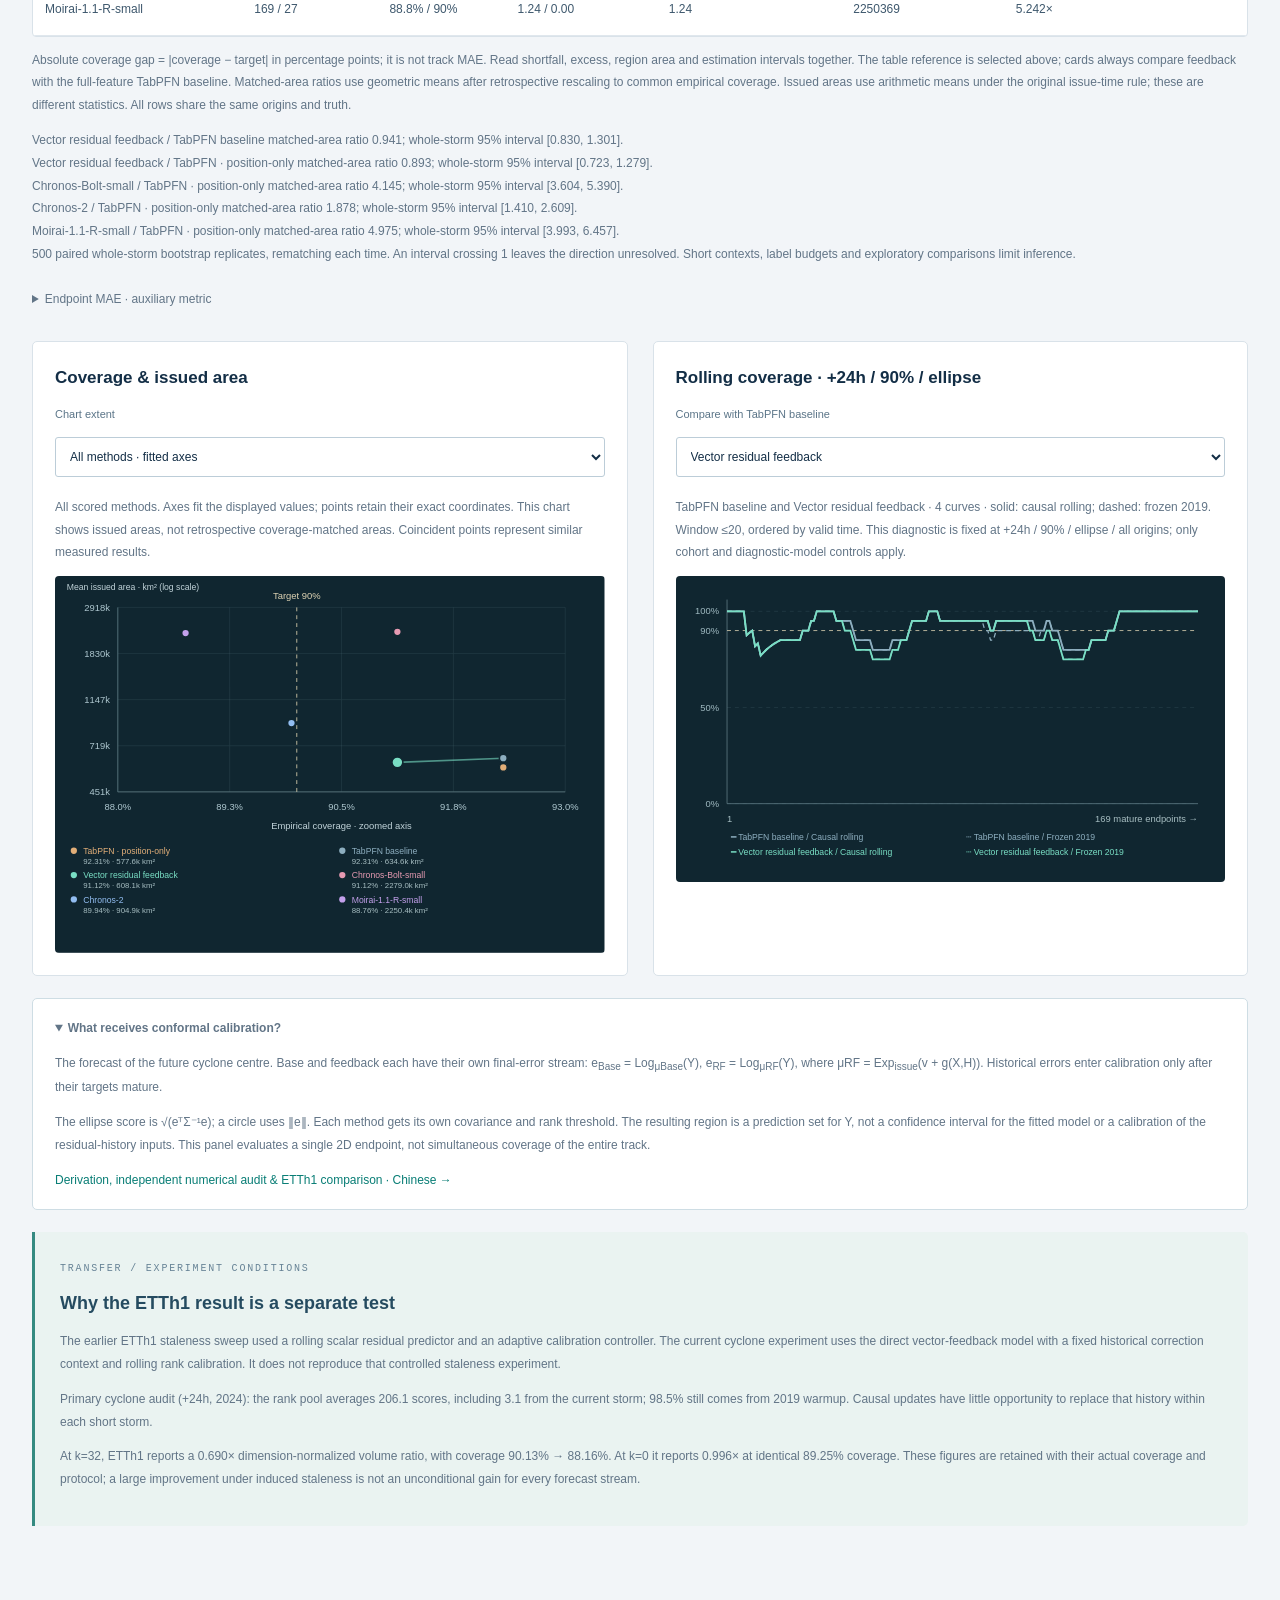
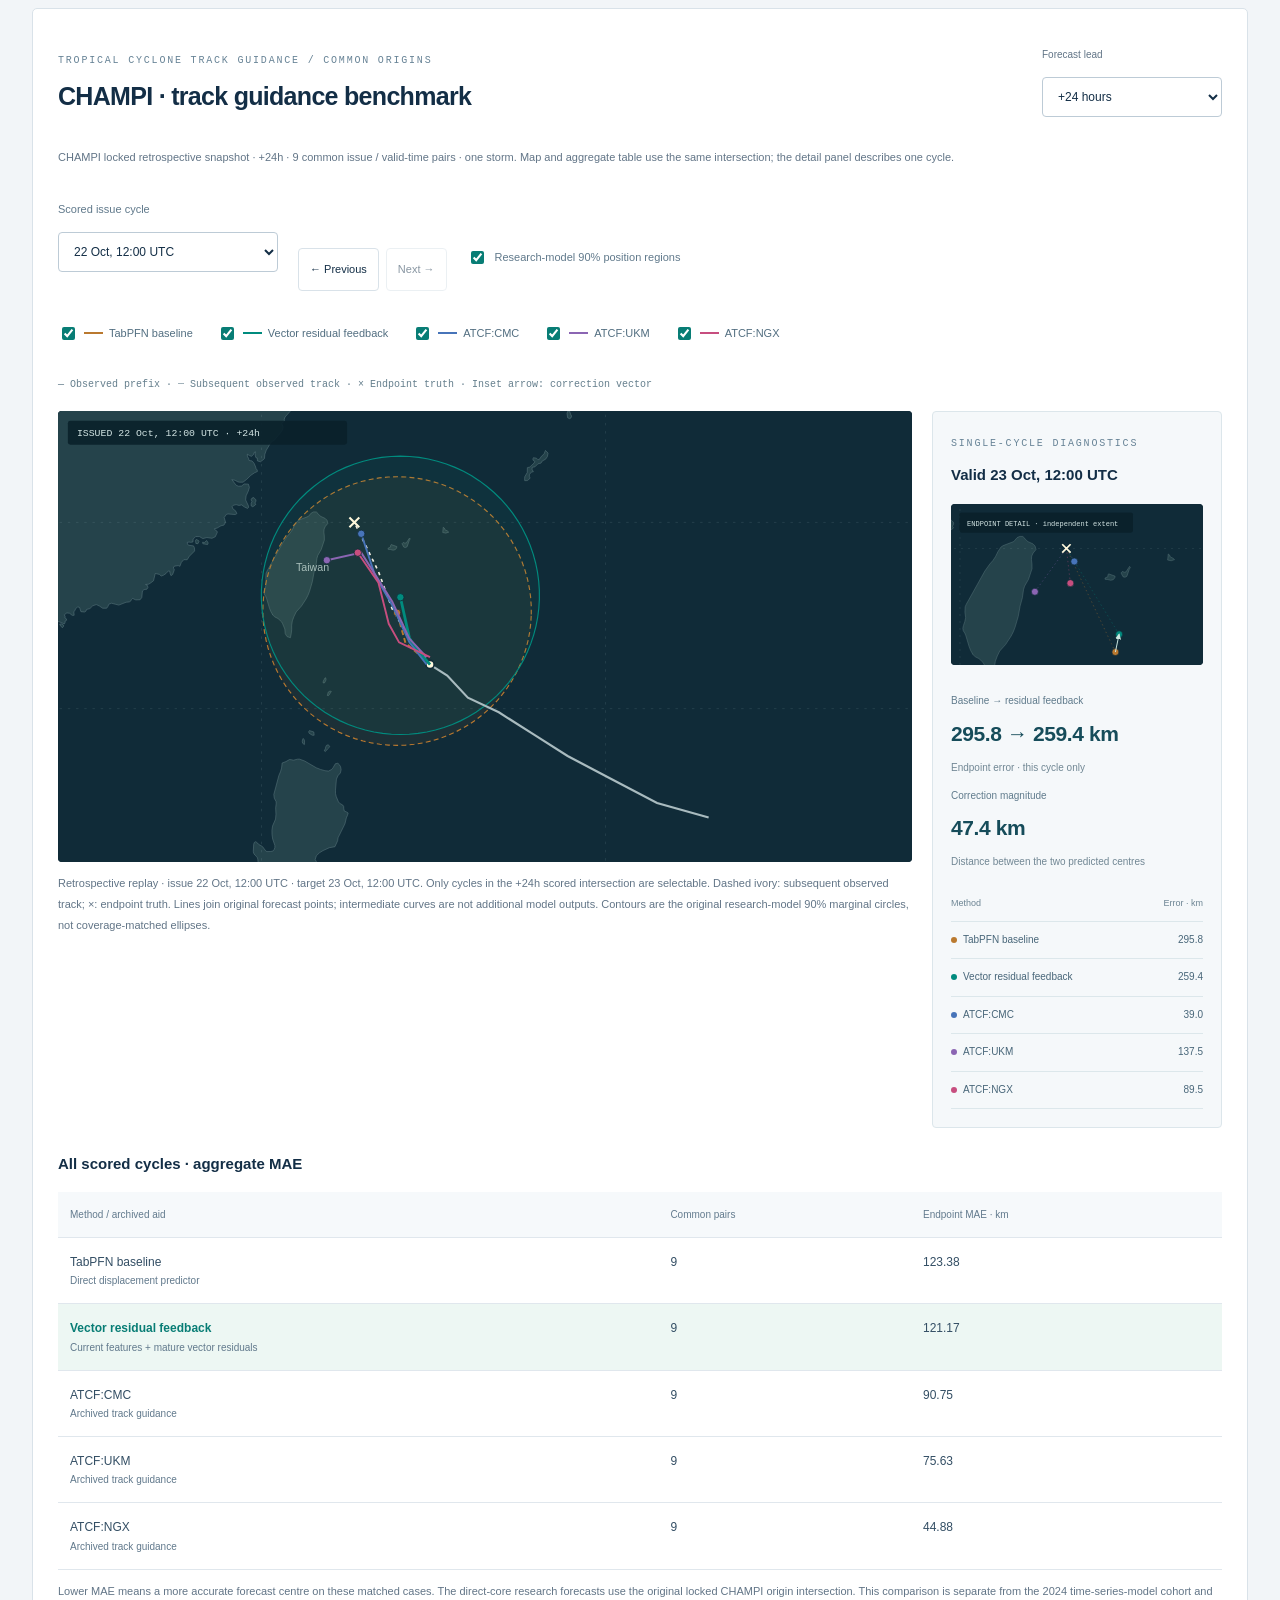
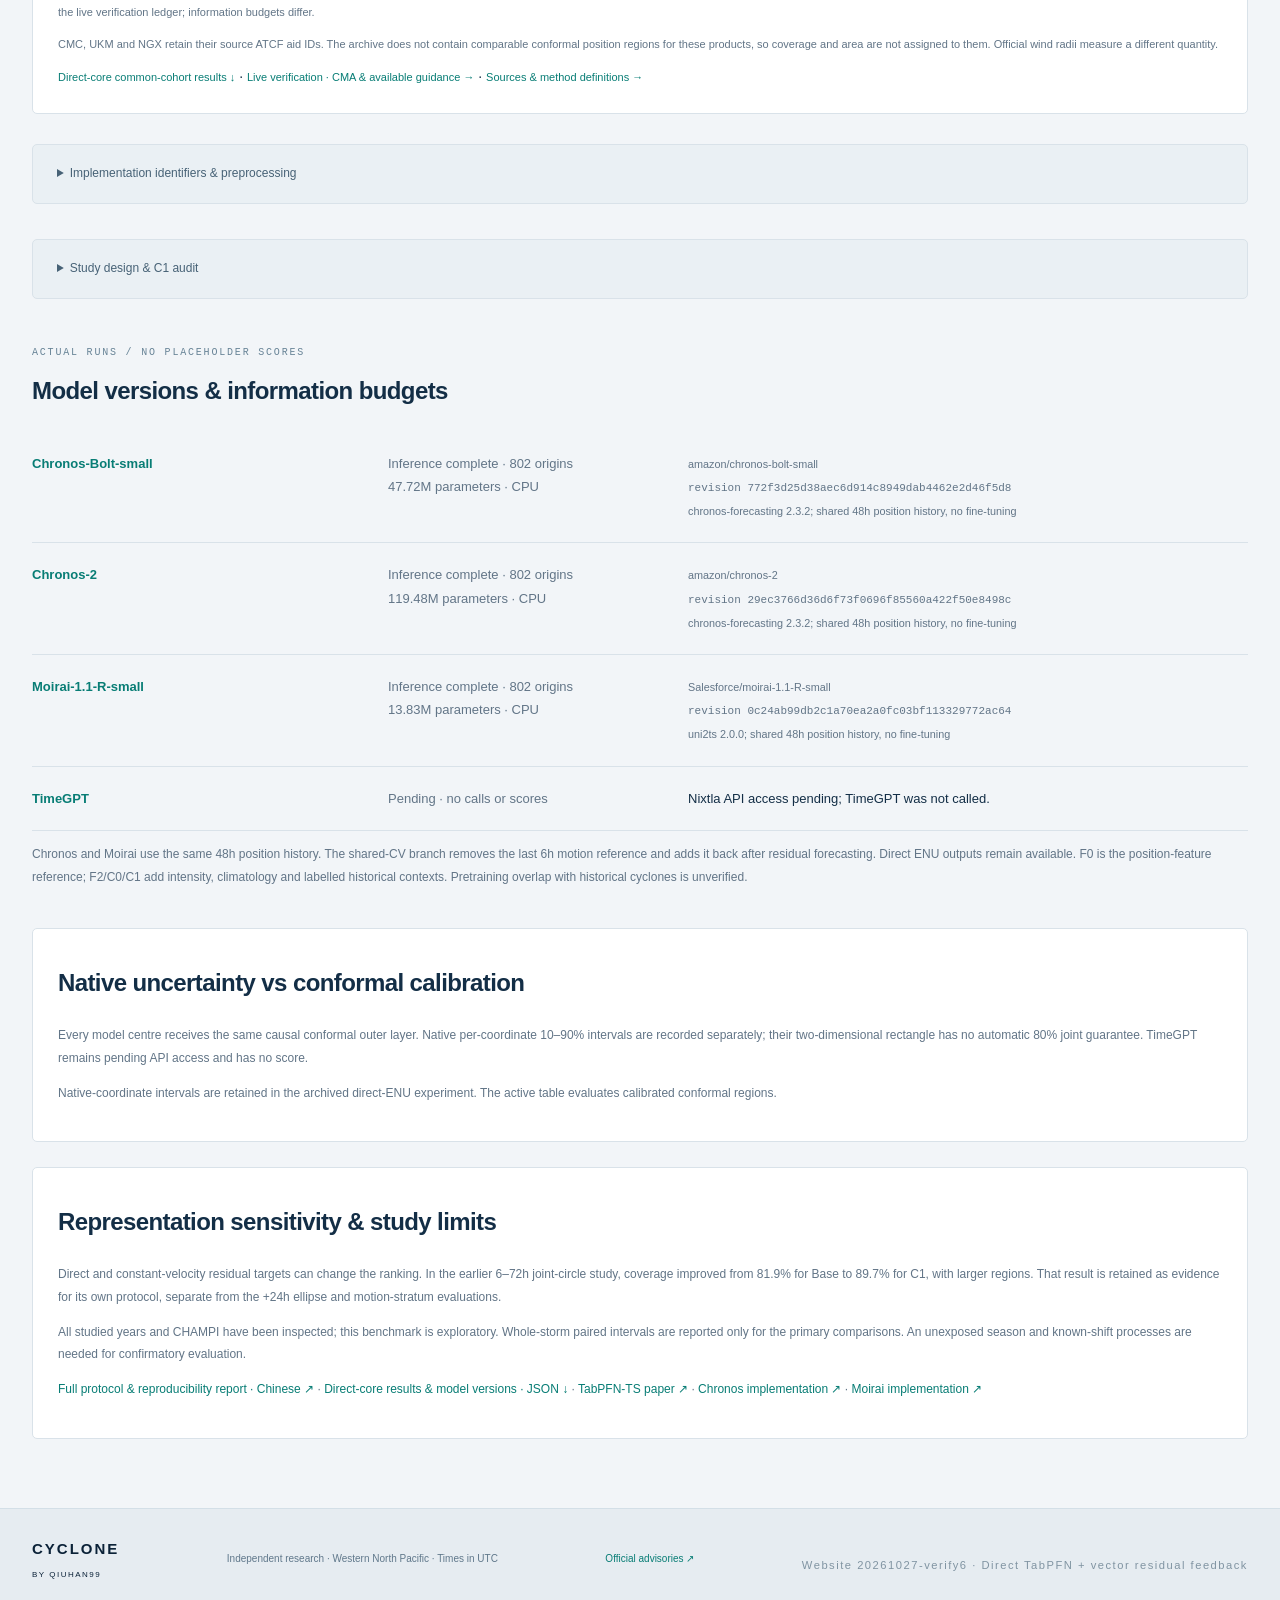
<file: site/conformal-benchmark.html>
<!doctype html><html lang="en" data-site-version="20261027-verify6"><head><meta charset="UTF-8"><meta name="viewport" content="width=device-width,initial-scale=1"><meta name="theme-color" content="#07151d"><meta name="description" content="Cyclone track guidance and conformal benchmarks: TabPFN residual feedback, Chronos, Moirai and archived CMC, UKM and NGX forecasts."><meta http-equiv="Content-Security-Policy" content="default-src 'self'; script-src 'self'; style-src 'self'; img-src 'self' data:; connect-src 'self'; object-src 'none'; base-uri 'self'"><title>CYCLONE / Model evaluation</title><link rel="icon" href="assets/mark.svg"><link rel="stylesheet" href="atlas.css"><link rel="stylesheet" href="algorithm-live.css"><link rel="stylesheet" href="conformal-evidence.css?v=verify5"><link rel="stylesheet" href="terminal.css?v=verify5"><script type="module" src="release-watch.mjs?v=verify5"></script></head><body><div id="site-update-notice" class="site-update-notice" role="status" hidden></div>
<header class="atlas-header"><a class="atlas-brand" href="index.html"><img src="assets/mark.svg" width="34" height="34" alt=""><span>CYCLONE<small>QIUHAN99 · TRACK & UNCERTAINTY</small></span></a><nav aria-label="Main navigation"><a href="algorithm-live.html">Live monitor</a><a href="champi.html">CHAMPI briefing</a><a href="results.html">Research results</a><a href="research-atlas.html">Research atlas</a><a href="champi-pipeline.html">Method & data</a><a href="research.html">Archive</a></nav><a class="github" href="https://github.com/Qiuhan99/cyclone-tfm-live">GitHub ↗</a></header>
<main class="algorithm-main"><section id="direct-core" class="core-contract"><article><span class="eyebrow">CORE METHOD / VECTOR RESIDUAL FEEDBACK</span><h2>Direct TabPFN → vector residual feedback → conformal calibration</h2><p>v = f(X); r = u − v; v_RF = v + g(X, H). H contains only mature historical residual vectors, ages and availability masks. No CV target offset, gate or correction scaling.</p><a href="assets/docs/DIRECT_VECTOR_FEEDBACK.md">Algorithm contract & version history →</a><p>CV-assisted results remain in the archive; the active method uses direct displacement targets.</p></article></section><section class="atlas-heading"><div><span class="eyebrow">RESIDUAL FEEDBACK / COVERAGE / EFFICIENCY / DISTRIBUTION SHIFT</span><h1>Conformal <em>model evaluation.</em></h1><p>Does residual feedback improve TabPFN time-series calibration? Compare empirical coverage, region area and motion-change subsets against actual Chronos and Moirai forecasts. Archived CMC, UKM and NGX track guidance is evaluated on its own matched CHAMPI cohort.</p><p class="benchmark-links"><a href="research-briefing.html">Research briefing ↗</a> · <a href="#cp-evidence">Conformal calibration</a> · <a href="#guidance-benchmark">Cyclone track guidance</a> · <a href="algorithm-live.html#verification">Live verification ↗</a></p></div><div class="heading-stamp"><span>REAL MODEL BENCHMARK</span><strong>TabPFN · TSFM · Track guidance</strong><small>Conformal experiments · Matched track errors</small></div></section>
<section id="cp-evidence" class="cp-evidence" data-cp-view="full"><span class="eyebrow">PRIMARY / COMMON-COHORT CONFORMAL</span><h2>Foundation-model conformal benchmark</h2><div class="cp-controls"><label>Research protocol<select id="cp-preprocessing"><option value="core" selected>Core method · direct TabPFN + vector residual feedback</option><option value="shared_cv">Archive · CV-assisted models</option><option value="direct">Archive · CV-assisted TabPFN / direct TSFMs</option></select></label><label>Area-ratio reference<select id="cp-ratio-reference"><option value="f0">TabPFN · position-only</option><option value="f2" selected>TabPFN baseline</option></select></label><label>Evaluation cohort<select id="cp-phase"><option value="test">2024 · all eligible storms</option><option value="champi">CHAMPI · locked snapshot</option></select></label><label>Endpoint lead · hours<select id="cp-lead"><option>6</option><option>12</option><option selected>24</option></select></label><label>Coverage target · %<select id="cp-level"><option>80</option><option selected>90</option><option>95</option></select></label><label>Region geometry<select id="cp-shape"><option value="ellipse">Ellipse</option><option value="circle">Circle</option></select></label><label>Calibration state<select id="cp-calibrator"><option value="Causal rolling">Causal rolling</option><option value="Frozen 2019">Frozen 2019</option></select></label><label>Motion stratum<select id="cp-regime"><option value="all">All origins</option><option value="motion_change">Turning / speed-change proxy</option><option value="stable_proxy">Stable-motion proxy</option><option value="intermediate">Intermediate</option></select></label></div>
<div id="cp-status" role="status">Loading experiment results…</div><div id="cp-cards" class="cp-cards"></div><div class="cp-table"><table><thead><tr><th>Model / input branch</th><th>Endpoints / storms</th><th>Coverage / target</th><th>Shortfall / excess · pp</th><th>Absolute coverage gap · pp</th><th>Mean issued area · km²</th><th id="cp-ratio-heading">Matched-area ratio / TabPFN baseline</th></tr></thead><tbody id="cp-table"></tbody></table></div><p class="cp-note">Absolute coverage gap = |coverage − target| in percentage points; it is not track MAE. Read shortfall, excess, region area and estimation intervals together. The table reference is selected above; cards always compare feedback with the full-feature TabPFN baseline. Matched-area ratios use geometric means after retrospective rescaling to common empirical coverage. Issued areas use arithmetic means under the original issue-time rule; these are different statistics. All rows share the same origins and truth.</p><p id="cp-intervals" class="cp-note"></p>
<details class="cp-secondary"><summary>Endpoint MAE · auxiliary metric</summary><div id="cp-point-errors"></div></details>
<div class="cp-charts"><article><h3>Coverage & issued area</h3><label>Chart extent<select id="cp-frontier-mode"><option value="detail">All methods · fitted axes</option><option value="pair">Baseline & feedback · detail</option><option value="full">All methods · full 0–100% coverage axis</option></select></label><p id="cp-frontier-note">Exact observed values; the dashed line is the nominal coverage target.</p><svg id="cp-frontier" viewBox="0 0 700 480" role="img" aria-label="Empirical coverage and issued conformal area with explicit axis ranges"></svg></article><article><h3>Rolling coverage · +24h / 90% / ellipse</h3><label>Compare with TabPFN baseline<select id="cp-curve-method"><option value="TabPFN Direct-F2 + RF">Vector residual feedback</option></select></label><p id="cp-curve-note">Both model streams are shown with frozen and causal rolling calibration.</p><svg id="cp-curve" viewBox="0 0 700 390" role="img" aria-label="Baseline and selected model, each with frozen and rolling coverage"></svg></article></div>
<details class="cp-secondary cp-method-explanation" open><summary>What receives conformal calibration?</summary><p>The forecast of the future cyclone centre. Base and feedback each have their own final-error stream: e<sub>Base</sub> = Log<sub>μBase</sub>(Y), e<sub>RF</sub> = Log<sub>μRF</sub>(Y), where μRF = Exp<sub>issue</sub>(v + g(X,H)). Historical errors enter calibration only after their targets mature.</p><p>The ellipse score is √(eᵀΣ⁻¹e); a circle uses ‖e‖. Each method gets its own covariance and rank threshold. The resulting region is a prediction set for Y, not a confidence interval for the fitted model or a calibration of the residual-history inputs. This panel evaluates a single 2D endpoint, not simultaneous coverage of the entire track.</p><a href="assets/docs/CONFORMAL_TRANSFER_AUDIT_CN.md">Derivation, independent numerical audit & ETTh1 comparison · Chinese →</a></details>
<aside class="cp-transfer"><span class="eyebrow">TRANSFER / EXPERIMENT CONDITIONS</span><h3>Why the ETTh1 result is a separate test</h3><p>The earlier ETTh1 staleness sweep used a rolling scalar residual predictor and an adaptive calibration controller. The current cyclone experiment uses the direct vector-feedback model with a fixed historical correction context and rolling rank calibration. It does not reproduce that controlled staleness experiment.</p><p>Primary cyclone audit (+24h, 2024): the rank pool averages 206.1 scores, including 3.1 from the current storm; 98.5% still comes from 2019 warmup. Causal updates have little opportunity to replace that history within each short storm.</p><p>At k=32, ETTh1 reports a 0.690× dimension-normalized volume ratio, with coverage 90.13% → 88.16%. At k=0 it reports 0.996× at identical 89.25% coverage. These figures are retained with their actual coverage and protocol; a large improvement under induced staleness is not an unconditional gain for every forecast stream.</p></aside></section>
<section class="verification-section guidance-benchmark" id="guidance-benchmark">
<div class="section-heading"><div><span class="eyebrow">TROPICAL CYCLONE TRACK GUIDANCE / COMMON ORIGINS</span><h2>CHAMPI · track guidance benchmark</h2></div><label class="verification-select">Forecast lead<select id="guidance-lead"><option value="6">+6 hours</option><option value="12">+12 hours</option><option value="24" selected>+24 hours</option><option value="48">+48 hours</option><option value="72">+72 hours</option></select></label></div>
<p id="guidance-scope" class="fine-print" role="status">Loading archived track guidance…</p>
<div class="guidance-map-controls"><label>Scored issue cycle<select id="guidance-issue"></select></label><div class="guidance-cycle-buttons"><button id="guidance-prev" aria-label="Previous scored cycle">← Previous</button><button id="guidance-next" aria-label="Next scored cycle">Next →</button></div><label class="check"><input id="guidance-regions" type="checkbox" checked>Research-model 90% position regions</label></div>
<div id="guidance-models" class="guidance-models" aria-label="Track layers"></div>
<p class="guidance-observation-key">— Observed prefix · ┄ Subsequent observed track · × Endpoint truth · Inset arrow: correction vector</p><div class="guidance-map-workspace"><div><svg id="guidance-map" viewBox="0 0 1040 550" role="img" aria-label="Matched CHAMPI baseline, residual feedback, CMC, UKM and NGX forecast tracks with observed truth"></svg><p id="guidance-map-note" class="fine-print"></p></div><aside class="guidance-cycle-card"><span class="eyebrow">SINGLE-CYCLE DIAGNOSTICS</span><h3 id="guidance-case-time">Forecast endpoint</h3><svg id="guidance-detail" viewBox="0 0 360 230" role="img" aria-label="Endpoint detail of the five forecasts and observed truth, at an independent extent"></svg><div id="guidance-case-metrics" class="guidance-case-metrics"></div><table class="guidance-case-table"><thead><tr><th>Method</th><th>Error · km</th></tr></thead><tbody id="guidance-case-table"></tbody></table></aside></div>
<h3 class="guidance-aggregate-title">All scored cycles · aggregate MAE</h3>

<div class="algo-table"><table><thead><tr><th>Method / archived aid</th><th>Common pairs</th><th>Endpoint MAE · km</th></tr></thead><tbody id="guidance-table"></tbody></table></div>
<p class="fine-print">Lower MAE means a more accurate forecast centre on these matched cases. The direct-core research forecasts use the original locked CHAMPI origin intersection. This comparison is separate from the 2024 time-series-model cohort and the live verification ledger; information budgets differ.</p>
<p class="fine-print">CMC, UKM and NGX retain their source ATCF aid IDs. The archive does not contain comparable conformal position regions for these products, so coverage and area are not assigned to them. Official wind radii measure a different quantity.</p>
<a class="text-link" href="assets/direct-guidance.json" download>Direct-core common-cohort results ↓</a> · <a class="text-link" href="algorithm-live.html#verification">Live verification · CMA & available guidance →</a> · <a class="text-link" href="champi-pipeline.html">Sources & method definitions →</a>
</section>
<details class="archive-disclosure" id="implementation-names"><summary>Implementation identifiers & preprocessing</summary><p>The proposed method is <b>TabPFN + Vector Residual Feedback</b>. TabPFN is the pretrained backbone; vector residual feedback is the correction method; conformal calibration constructs its position region. The default experiment uses direct displacement targets for TabPFN, vector residual feedback from [X, H], and direct ENU inputs for the time-series models. CV-assisted experiments remain selectable as archives.</p><p>Original identifiers are retained in downloads: <code>TabPFN CV-F0</code> is the position-only reference, <code>TabPFN CV-F2</code> is the full-feature baseline, and <code>TabPFN CV-F2 + C1</code> is complete vector residual feedback. <code>C0</code> remains the correction-only ablation. Here CV means constant velocity, not cross-validation; it is not a separately proposed algorithm.</p><a href="assets/docs/METHOD_NAMING.md">Method naming & research roles →</a></details><details class="archive-disclosure"><summary>Study design & C1 audit</summary><section class="cp-contract"><span class="eyebrow">WHAT IS BEING TESTED</span><h2>Three separate questions.</h2><div><article><b>01 / Residual centre</b><p>C1/Base measures the full correction. C1/C0 isolates the extra residual-history input.</p></article><article><b>02 / Calibration</b><p>Compare frozen 2019 and causal rolling states. Only mature labels update the geometry and score threshold.</p></article><article><b>03 / Motion changes</b><p>Stratify by turning and speed changes in the observed prefix. These are motion-change proxies, not confirmed concept-drift labels.</p></article></div></section>
<section class="cp-contract" id="c1-audit"><span class="eyebrow">C1 AUDIT / SAME NAME DOES NOT MEAN SAME PIPELINE</span><h2>C1 protocol audit</h2><p id="c1-audit-finding">Loading the independent audit…</p><p id="c1-audit-coverage"></p><div id="c1-original-evidence" class="cp-table"></div><p>The original PI+ study has 60 next-6h endpoints from five storms; the current study has 169 fixed-24h endpoints from 27 storms. The original C1/Base matched-area ratio is 0.794 with an interval crossing 1. Its CHAMPI short replay never reached a second context refresh. These protocols cannot establish each other’s causal mechanism.</p><p>A sample rate above target does not establish systematic overcoverage. The reported 95% intervals describe uncertainty in coverage estimates, not cyclone position. Residual feedback must learn a useful error signal; improvement is empirical.</p><a href="assets/docs/C1_PIPELINE_AUDIT_CN.md">Full audit · original report in Chinese ↗</a></section></details><section class="cp-models"><span class="eyebrow">ACTUAL RUNS / NO PLACEHOLDER SCORES</span><h2>Model versions & information budgets</h2><div id="cp-model-status"></div><p>Chronos and Moirai use the same 48h position history. The shared-CV branch removes the last 6h motion reference and adds it back after residual forecasting. Direct ENU outputs remain available. F0 is the position-feature reference; F2/C0/C1 add intensity, climatology and labelled historical contexts. Pretraining overlap with historical cyclones is unverified.</p></section>
<section class="cp-contract"><h2>Native uncertainty vs conformal calibration</h2><p>Every model centre receives the same causal conformal outer layer. Native per-coordinate 10–90% intervals are recorded separately; their two-dimensional rectangle has no automatic 80% joint guarantee. TimeGPT remains pending API access and has no score.</p><div id="cp-native"></div></section>
<section class="cp-contract"><h2>Representation sensitivity & study limits</h2><p>Direct and constant-velocity residual targets can change the ranking. In the earlier 6–72h joint-circle study, coverage improved from 81.9% for Base to 89.7% for C1, with larger regions. That result is retained as evidence for its own protocol, separate from the +24h ellipse and motion-stratum evaluations.</p><p>All studied years and CHAMPI have been inspected; this benchmark is exploratory. Whole-storm paired intervals are reported only for the primary comparisons. An unexposed season and known-shift processes are needed for confirmatory evaluation.</p><p><a href="assets/docs/TSFM_CONFORMAL_BENCHMARK_CN.md">Full protocol & reproducibility report · Chinese ↗</a> · <a href="assets/direct-vector-feedback.json" download>Direct-core results & model versions · JSON ↓</a> · <a href="https://arxiv.org/abs/2501.02945">TabPFN-TS paper ↗</a> · <a href="https://github.com/amazon-science/chronos-forecasting">Chronos implementation ↗</a> · <a href="https://github.com/SalesforceAIResearch/uni2ts">Moirai implementation ↗</a></p></section>
</main><footer><span>CYCLONE <small>BY QIUHAN99</small></span><p>Independent research · Western North Pacific · Times in UTC</p><a href="https://www.nmc.cn/publish/typhoon/warning_index.html">Official advisories ↗</a><small class="site-version">Website 20261027-verify6 · Direct TabPFN + vector residual feedback</small></footer><script type="module" src="conformal-evidence.mjs?v=verify5"></script><script type="module" src="c1-audit.mjs?v=terminal1"></script><script type="module" src="guidance-benchmark.mjs?v=direct1"></script></body></html>
</file>
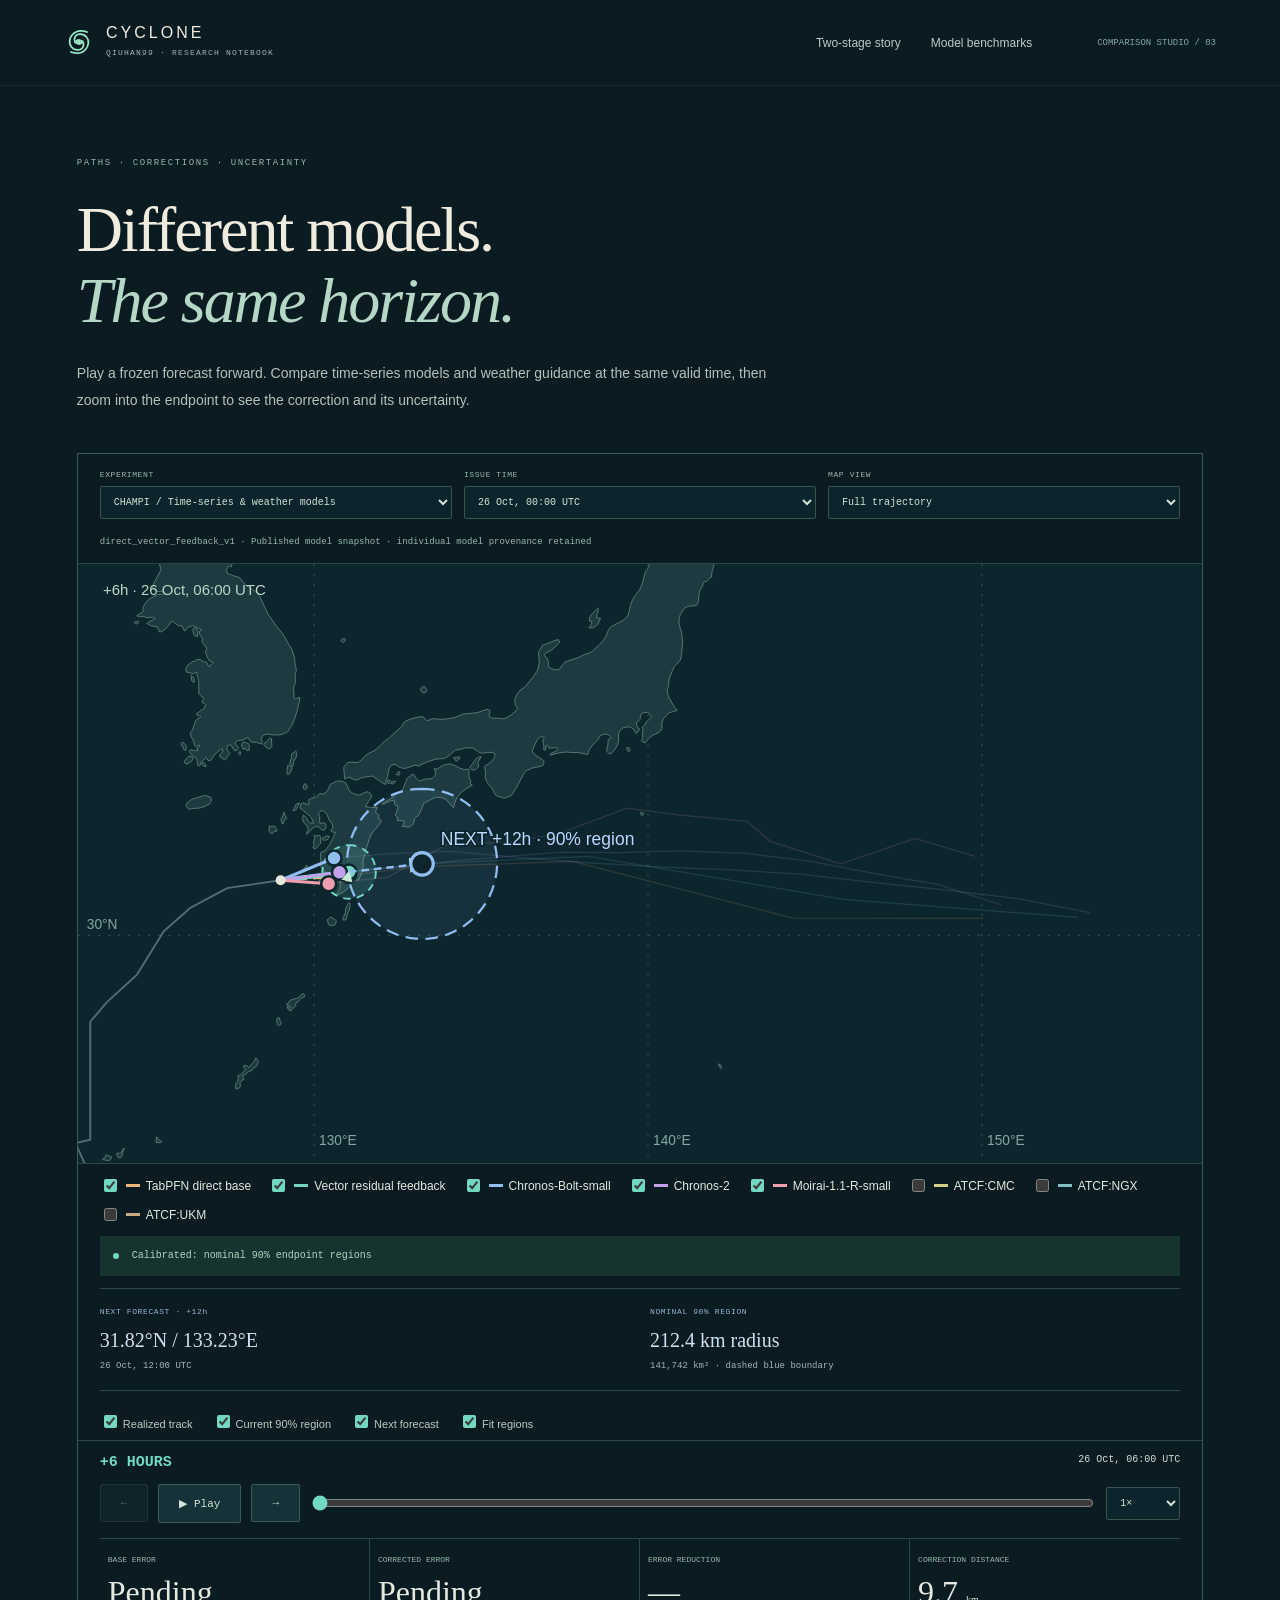
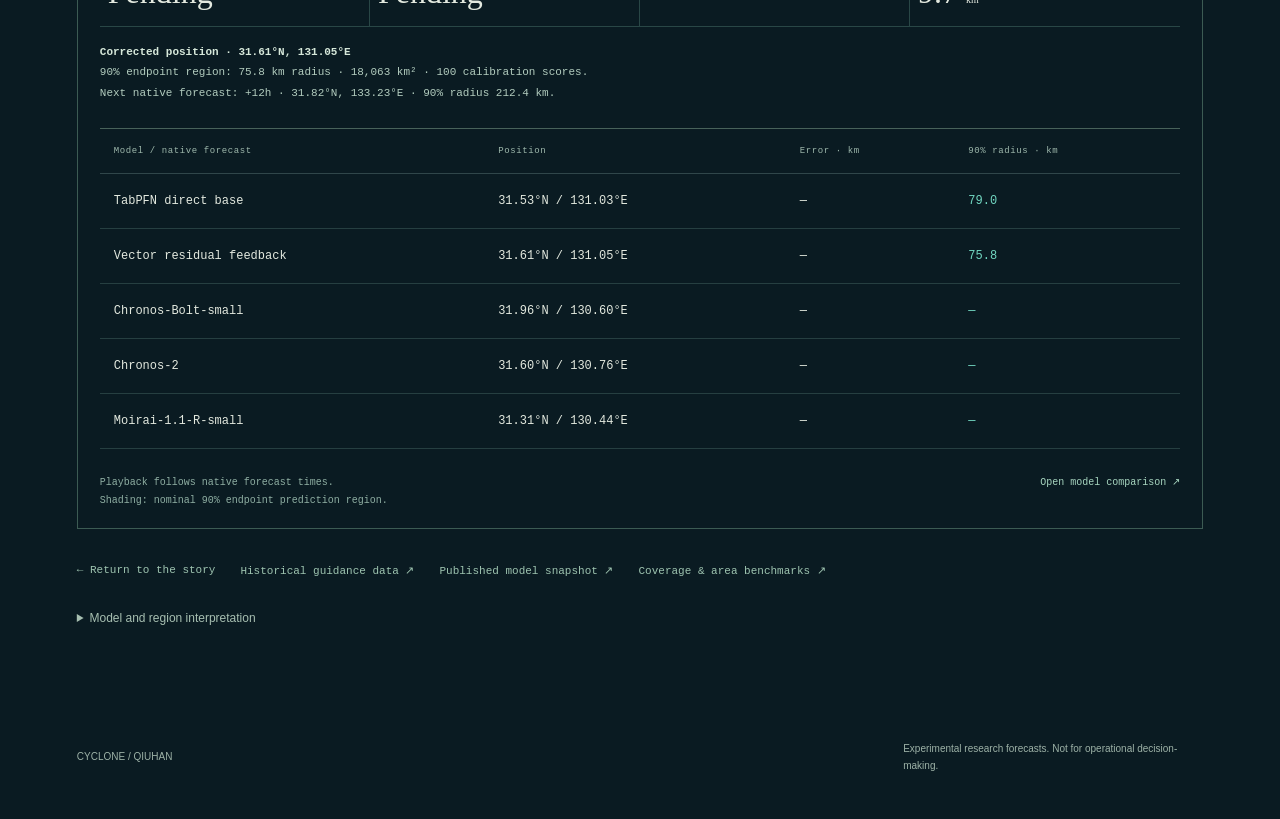
<file: site/forecast-comparison.html>
<!doctype html><html lang="en"><head><meta charset="utf-8"><meta name="viewport" content="width=device-width,initial-scale=1"><meta name="theme-color" content="#0a1b22"><title>CYCLONE / Forecast comparison studio</title><meta name="description" content="Animate cyclone forecasts, compare TabPFN, Chronos, Moirai and weather guidance, and explore calibrated endpoint regions."><link rel="icon" href="assets/mark.svg"><link rel="stylesheet" href="two-stage-story.css?v=2"><link rel="stylesheet" href="forecast-replay.css?v=3"></head><body><a class="skip" href="#comparison-replay">Skip to comparison studio</a><header class="header"><a class="brand" href="index.html"><img src="assets/mark.svg" width="30" height="30" alt=""><span>CYCLONE<small>QIUHAN99 · RESEARCH NOTEBOOK</small></span></a><nav aria-label="Main navigation"><a href="two-stage.html">Two-stage story</a><a href="conformal-benchmark.html">Model benchmarks</a></nav><span class="edition">COMPARISON STUDIO / 03</span></header><main class="comparison-main"><section class="comparison-intro"><span class="eyebrow">PATHS · CORRECTIONS · UNCERTAINTY</span><h1 style="font:400 clamp(40px,5vw,70px)/1.1 var(--serif);letter-spacing:-2px;margin:24px 0">Different models.<br><em style="color:#b4d7c6">The same horizon.</em></h1><p>Play a frozen forecast forward. Compare time-series models and weather guidance at the same valid time, then zoom into the endpoint to see the correction and its uncertainty.</p></section><section id="comparison-replay" class="comparison-stage" aria-label="Interactive model comparison"></section><div class="comparison-sources"><a href="two-stage.html">← Return to the story</a><a href="assets/direct-guidance-paths.json" download>Historical guidance data ↗</a><a href="assets/champi-operations.json" download>Published model snapshot ↗</a><a href="conformal-benchmark.html">Coverage & area benchmarks ↗</a></div><details style="margin-top:30px;color:#a7bfb1;font-size:12px;line-height:1.9"><summary>Model and region interpretation</summary><p>Each experiment retains its own forecast and calibration records. Two-stage v1, direct vector feedback and external weather guidance are separate configurations. External models may use richer inputs and different release schedules. Playback shows the saved forecast, not newly computed live inference.</p><p>Shading denotes a nominal 90% prediction region for one endpoint, not a 90% probability at a single coordinate or simultaneous coverage of the entire track. Regions appear only where a matching saved calibration radius exists. Native model times may differ; missing endpoints are left unscored.</p></details></main><footer><a href="two-stage.html">CYCLONE / QIUHAN</a><p>Experimental research forecasts. Not for operational decision-making.</p></footer><script type="module" src="forecast-replay.mjs?v=2"></script></body></html>
</file>
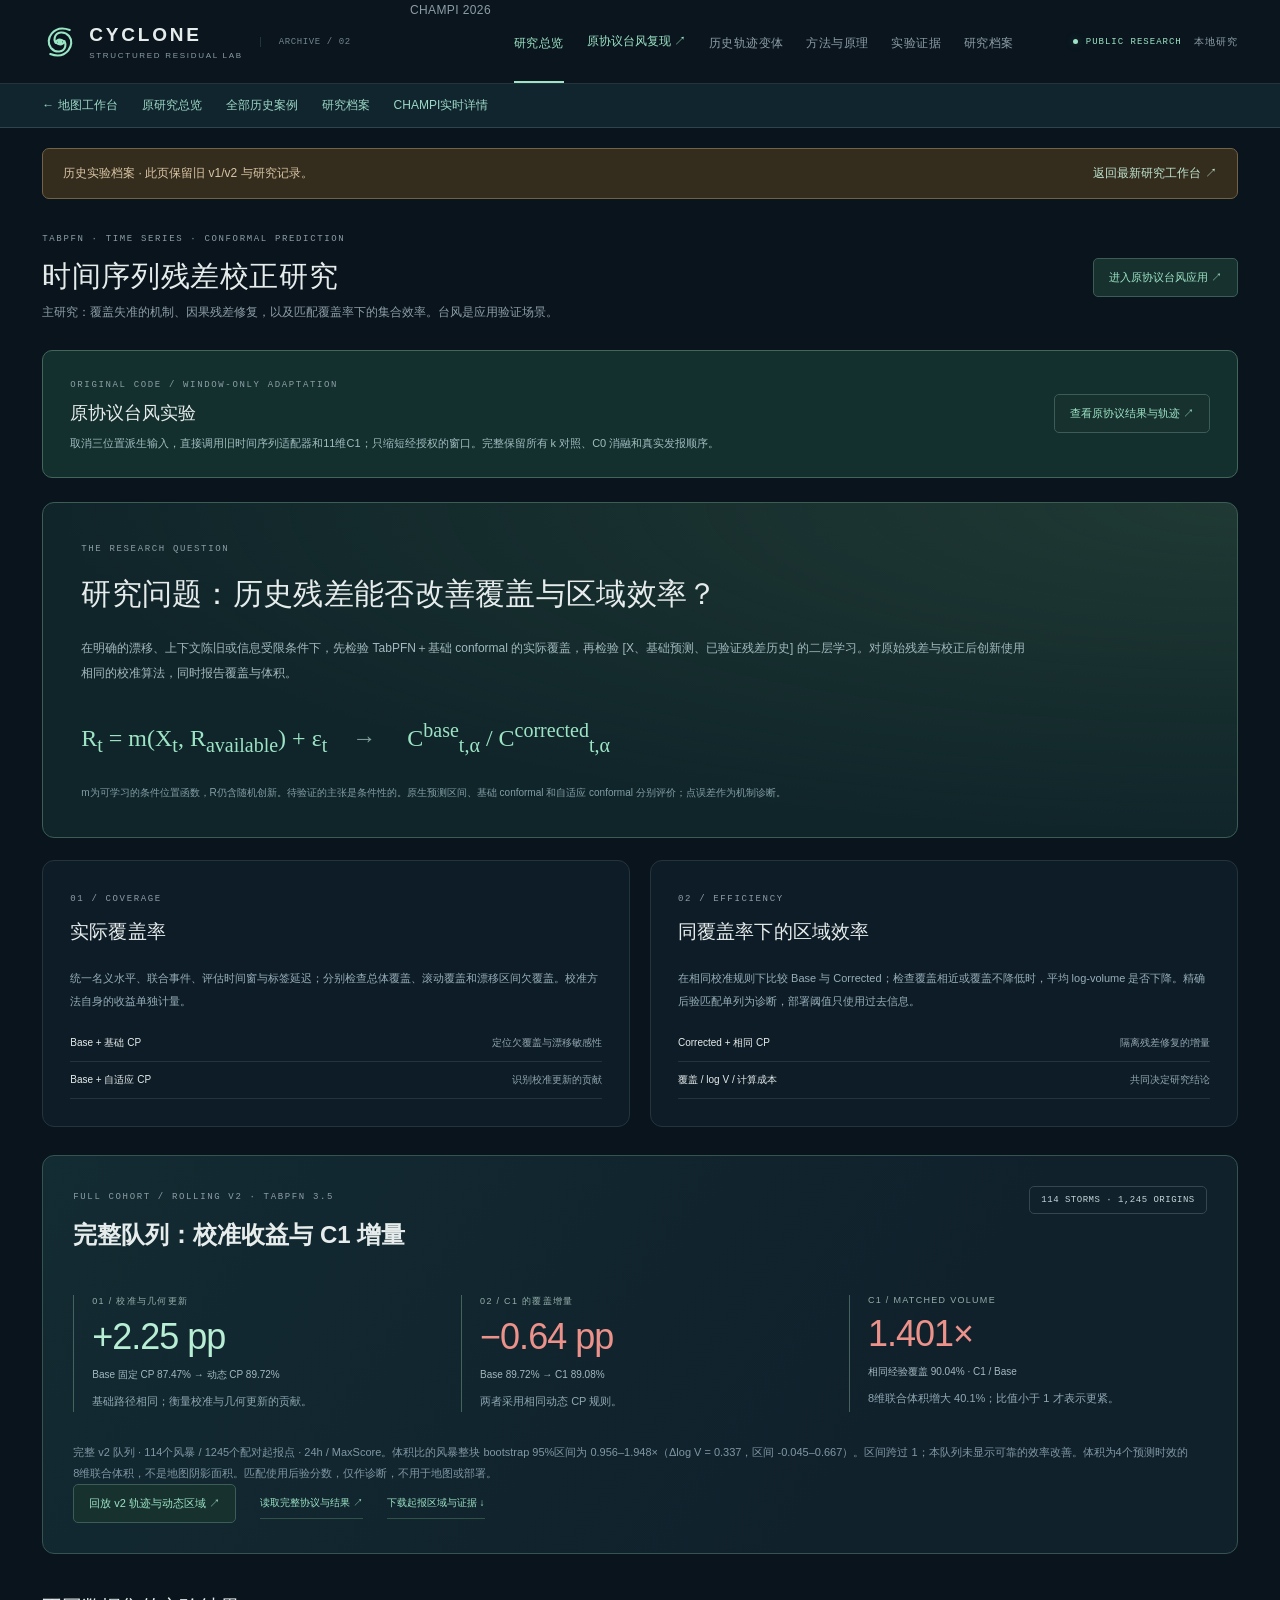
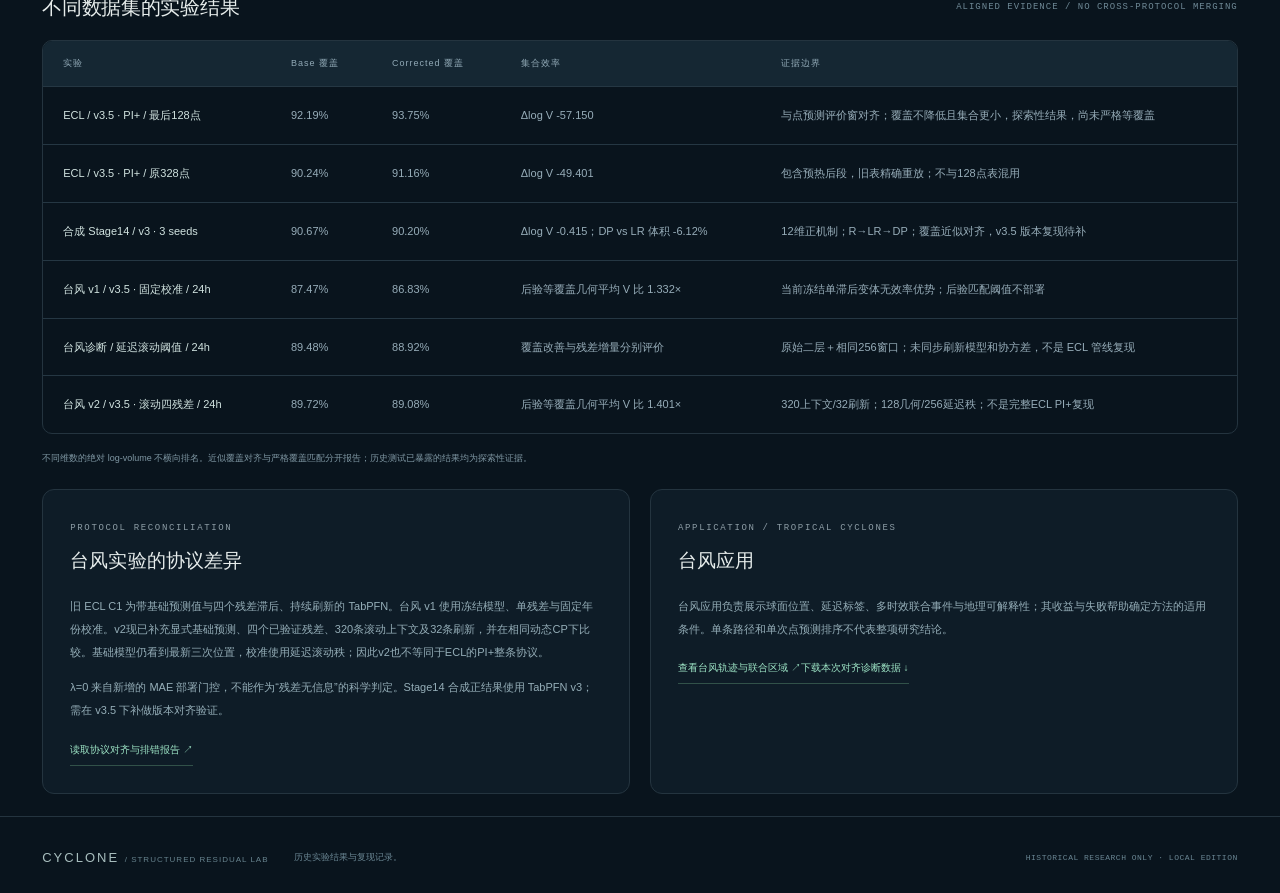
<file: site/historical.html>
<!doctype html>
<html lang="zh-CN">
<head>
  <meta charset="UTF-8"><meta name="viewport" content="width=device-width, initial-scale=1">
  <meta name="theme-color" content="#08131c">
  <meta name="description" content="台风路径与结构化残差研究工作台。TabPFN、因果残差反馈与多步联合 Conformal 的历史实验。公开研究展示。">
  <meta http-equiv="Content-Security-Policy" content="default-src 'self'; script-src 'self'; style-src 'self' 'unsafe-inline'; img-src 'self' blob: data:; connect-src 'self'; font-src 'self'; object-src 'none'; base-uri 'self'; form-action 'none'">
  <title>CYCLONE / 历史实验档案</title>
  <link rel="icon" href="assets/mark.svg" type="image/svg+xml">
  <link rel="stylesheet" href="style.css?v=8">
<link rel="stylesheet" href="portal-upgrade.css"></head>
<body>
<header class="topbar">
  <a class="brand" href="#research" aria-label="CYCLONE 研究首页"><img src="assets/mark.svg" alt="" width="36" height="36"><span>CYCLONE<span class="brand-sub">STRUCTURED RESIDUAL LAB</span></span><span class="edition">ARCHIVE / 02</span></a>
  <nav aria-label="主要导航"><a class="nav" href="champi.html">CHAMPI 2026</a><button class="nav active" data-view="research">研究总览</button><a class="original-entry" href="research-overview.html">原协议台风复现 ↗</a><button class="nav" data-view="lab">历史轨迹变体</button><button class="nav" data-view="method">方法与原理</button><button class="nav" data-view="evidence">实验证据</button><button class="nav" data-view="archive">研究档案</button></nav>
  <div class="local-status"><i></i> PUBLIC RESEARCH <span>本地研究</span></div>
</header>
<div class="portal-return"><a href="index.html">← 地图工作台</a><a href="research-overview.html">原研究总览</a><a href="cases.html#lab">全部历史案例</a><a href="historical.html#archive">研究档案</a><a href="champi.html#operations">CHAMPI实时详情</a></div><main><div class="archive-banner">历史实验档案 · 此页保留旧 v1/v2 与研究记录。<a href="index.html">返回最新研究工作台 ↗</a></div>
<section id="research" class="view active">
  <div class="page-heading"><div><div class="eyebrow">TABPFN · TIME SERIES · CONFORMAL PREDICTION</div><h1>时间序列残差校正研究</h1><p>主研究：覆盖失准的机制、因果残差修复，以及匹配覆盖率下的集合效率。台风是应用验证场景。</p></div><a class="secondary-button" href="research-overview.html">进入原协议台风应用 ↗</a></div>
  <article class="original-notice"><div><span class="eyebrow">ORIGINAL CODE / WINDOW-ONLY ADAPTATION</span><h3>原协议台风实验</h3><p>取消三位置派生输入，直接调用旧时间序列适配器和11维C1；只缩短经授权的窗口。完整保留所有 k 对照、C0 消融和真实发报顺序。</p></div><a class="secondary-button" href="research-overview.html">查看原协议结果与轨迹 ↗</a></article>
  <div class="research-thesis"><span class="eyebrow">THE RESEARCH QUESTION</span><h2>研究问题：历史残差能否改善覆盖与区域效率？</h2><p>在明确的漂移、上下文陈旧或信息受限条件下，先检验 TabPFN＋基础 conformal 的实际覆盖，再检验 [X、基础预测、已验证残差历史] 的二层学习。对原始残差与校正后创新使用相同的校准算法，同时报告覆盖与体积。</p><div class="thesis-formula">R<sub>t</sub> = m(X<sub>t</sub>, R<sub>available</sub>) + ε<sub>t</sub><span>→</span> C<sup>base</sup><sub>t,α</sub> / C<sup>corrected</sup><sub>t,α</sub></div><small>m为可学习的条件位置函数，R仍含随机创新。待验证的主张是条件性的。原生预测区间、基础 conformal 和自适应 conformal 分别评价；点误差作为机制诊断。</small></div>
  <div class="two-col"><article class="panel prose"><span class="eyebrow">01 / COVERAGE</span><h3>实际覆盖率</h3><p>统一名义水平、联合事件、评估时间窗与标签延迟；分别检查总体覆盖、滚动覆盖和漂移区间欠覆盖。校准方法自身的收益单独计量。</p><div class="channel-rows"><div><b>Base + 基础 CP</b><span>定位欠覆盖与漂移敏感性</span></div><div><b>Base + 自适应 CP</b><span>识别校准更新的贡献</span></div></div></article><article class="panel prose"><span class="eyebrow">02 / EFFICIENCY</span><h3>同覆盖率下的区域效率</h3><p>在相同校准规则下比较 Base 与 Corrected；检查覆盖相近或覆盖不降低时，平均 log-volume 是否下降。精确后验匹配单列为诊断，部署阈值只使用过去信息。</p><div class="channel-rows"><div><b>Corrected + 相同 CP</b><span>隔离残差修复的增量</span></div><div><b>覆盖 / log V / 计算成本</b><span>共同决定研究结论</span></div></div></article></div>
  <article class="rolling-feature panel"><div class="panel-heading"><div><span class="eyebrow">FULL COHORT / ROLLING V2 · TABPFN 3.5</span><h2>完整队列：校准收益与 C1 增量</h2></div><span class="outline-tag">114 STORMS · 1,245 ORIGINS</span></div><div id="rolling-metrics" class="rolling-metrics"></div><p id="rolling-conclusion" class="chart-note"></p><div class="rolling-links"><button class="secondary-button" data-go="lab">回放 v2 轨迹与动态区域 ↗</button><a class="text-link" href="assets/docs/ROLLING_REPAIR_V2_REPORT.md" target="_blank">读取完整协议与结果 ↗</a><a class="text-link" href="assets/rolling-v2.json" download>下载起报区域与证据 ↓</a></div></article>
  <div class="section-line"><h2>不同数据集的实验结果</h2><span>ALIGNED EVIDENCE / NO CROSS-PROTOCOL MERGING</span></div>
  <div class="table-scroll"><table class="evidence-table"><thead><tr><th>实验</th><th>Base 覆盖</th><th>Corrected 覆盖</th><th>集合效率</th><th>证据边界</th></tr></thead><tbody id="research-evidence"></tbody></table></div>
  <p class="chart-note">不同维数的绝对 log-volume 不横向排名。近似覆盖对齐与严格覆盖匹配分开报告；历史测试已暴露的结果均为探索性证据。</p>
  <div class="two-col"><article class="panel prose"><span class="eyebrow">PROTOCOL RECONCILIATION</span><h3>台风实验的协议差异</h3><p>旧 ECL C1 为带基础预测值与四个残差滞后、持续刷新的 TabPFN。台风 v1 使用冻结模型、单残差与固定年份校准。v2现已补充显式基础预测、四个已验证残差、320条滚动上下文及32条刷新，并在相同动态CP下比较。基础模型仍看到最新三次位置，校准使用延迟滚动秩；因此v2也不等同于ECL的PI+整条协议。</p><p>λ=0 来自新增的 MAE 部署门控，不能作为“残差无信息”的科学判定。Stage14 合成正结果使用 TabPFN v3；需在 v3.5 下补做版本对齐验证。</p><a class="text-link" href="assets/docs/RESEARCH_RECONCILIATION_2026-10-21.md" target="_blank">读取协议对齐与排错报告 ↗</a></article><article class="panel prose"><span class="eyebrow">APPLICATION / TROPICAL CYCLONES</span><h3>台风应用</h3><p>台风应用负责展示球面位置、延迟标签、多时效联合事件与地理可解释性；其收益与失败帮助确定方法的适用条件。单条路径和单次点预测排序不代表整项研究结论。</p><button class="text-link" data-go="lab">查看台风轨迹与联合区域 ↗</button><a class="text-link" href="assets/reconciliation.json" download>下载本次对齐诊断数据 ↓</a></article></div>
</section>
<section id="lab" class="view">
  <div class="page-heading"><div><div class="eyebrow">TROPICAL CYCLONE · UNCERTAINTY QUANTIFICATION</div><h1>台风路径<span>历史回放</span></h1><p>基础预测、残差校正与预测区域。</p></div><div class="heading-note"><span class="outline-tag">IBTrACS v04r01</span><span>Western North Pacific<br>历史观测 · 离线预测缓存</span></div></div>
  <div class="workspace">
    <div class="map-column">
      <div class="map-shell" id="map-shell">
        <div class="map-top"><span class="map-region"><i></i> WESTERN NORTH PACIFIC <b>WP</b></span><span id="map-mode" class="map-mode">历史起报视角</span></div>
        <svg id="map" role="img" aria-label="台风历史轨迹、模型预测和联合不确定区域" viewBox="0 0 1080 620" tabindex="0"></svg>
        <div class="map-tools"><button id="zoom-in" title="放大地图" aria-label="放大地图">+</button><button id="zoom-out" title="缩小地图" aria-label="缩小地图">−</button><button id="forecast-focus" title="全轨迹 / 聚焦预测区段" aria-label="聚焦预测区段" aria-pressed="false">◎</button><button id="map-reset" title="适应当前轨迹" aria-label="重置地图">⌖</button><button id="export-map" title="下载当前地图 SVG" aria-label="下载地图">↓</button></div>
        <div class="map-storm-label"><div class="eyebrow">HISTORICAL REPLAY</div><h2 id="map-storm-name">正在读取本地数据…</h2><p id="map-storm-coord"></p></div>
        <div class="map-legend" id="map-legend"></div>
        <div class="map-attribution">Natural Earth · 地理底图 / 球面轨迹 · 拖动平移，滚轮缩放</div>
        <div id="map-tooltip" class="tooltip" hidden></div>
      </div>
      <div class="timeline"><button id="play" class="play-button" aria-label="播放历史起报">▶</button><div class="timeline-body"><div class="timeline-label"><span>ISSUE TIME <strong id="issue-time">—</strong></span><span id="origin-counter">—</span></div><input id="issue-slider" aria-label="历史发布时间" type="range" min="0" max="1" value="0"><div class="timeline-ends"><span id="time-start"></span><span>UTC · 仅使用起报时刻已知信息</span><span id="time-end"></span></div></div><button id="prev" class="step" aria-label="上一发布时间">‹</button><button id="next" class="step" aria-label="下一发布时间">›</button></div>
    </div>
    <aside class="controls">
      <div class="control-heading"><h2>实验设置</h2><span>CONFIGURATION</span></div>
      <label class="field-label" for="protocol">实验协议 <span>PROTOCOL</span></label><select id="protocol"><option value="rolling" selected>v2 · 滚动四残差二层 TabPFN</option><option value="fullx">v1 · 冻结完整 X / 单残差</option><option value="test">旧缓存审计 · 含早期索引问题</option><option value="e7">E7 · TabPFN 二次校正验证集</option></select>
      <div class="filter-row"><div><label class="field-label" for="year">年份</label><select id="year"></select></div><div><label class="field-label" for="storm">历史台风</label><select id="storm"></select></div></div>
      <label class="field-label" for="method-select">预测方法 <span>FORECASTER</span></label><select id="method-select"></select><p id="method-note" class="input-note"></p>
      <label class="field-label">预测时长 <span>HORIZON</span></label><div class="segments" id="horizons"><button data-h="6">6h</button><button data-h="12">12h</button><button class="selected" data-h="24">24h</button><button data-h="48">48h</button><button data-h="72">72h</button></div>
      <label class="field-label" for="uncertainty">联合不确定区域 <span>REGION</span></label><select id="uncertainty"><option value="maxscore">MaxScore 联合 tube</option><option value="mahalanobis">Joint Mahalanobis 投影</option><option value="none">仅预测路径</option></select>
      <div class="alpha-row"><label for="confidence">名义覆盖水平</label><select id="confidence"><option value="0.2">80%</option><option value="0.1" selected>90%</option><option value="0.05">95%</option></select></div>
      <div class="control-divider"></div>
      <label class="toggle-row"><span>叠加基础对照方法<span class="toggle-detail">同一起报点、同一预测时效</span></span><input type="checkbox" id="compare" checked><span class="switch"></span></label>
      <label class="toggle-row"><span>回顾评估<span class="toggle-detail">开启后显示未来真值与误差</span></span><input type="checkbox" id="retrospective"><span class="switch"></span></label>
      <div id="result-status" class="result-status"><i></i><div>因果信息边界已启用<small>未来真值与评分在当前视图隐藏</small></div></div>
      <div id="calibration-info" class="calibration-info"></div>
    </aside>
  </div>
  <article id="efficiency-panel" class="panel efficiency-panel" hidden>
    <div class="panel-heading"><div><span class="eyebrow">JOINT REGION / COVERAGE-MATCHED DIAGNOSTIC</span><h3>覆盖率与区域体积</h3></div><span class="tiny-tag" id="efficiency-level"></span></div>
    <p id="efficiency-context" class="chart-note"></p>
    <div class="table-scroll"><table class="efficiency-table"><thead><tr><th>方法</th><th>部署阈值下覆盖</th><th>部署 log V</th><th>后验匹配覆盖</th><th>匹配后 Δlog V / Base</th><th>每维等效尺度比</th></tr></thead><tbody id="efficiency-rows"></tbody></table></div>
    <p class="chart-note">v1/固定参考阈值来自2019；v2动态阈值仅由起报前已完成的历史分数决定。右侧后验诊断使用测试分数将各方法匹配至相同经验覆盖，阈值不用于地图或部署，也不是独立验证的改进证据。V 为 2H 维切空间联合体积；每维尺度比是 exp(Δlog V / 2H)，不是体积比，不是球面内禀面积。</p>
  </article>
  <article class="benchmark-panel" aria-label="同协议总体效果与当前案例">
    <div class="panel-heading"><div><span class="eyebrow">PAIRED BENCHMARK / SAME ORIGINS</span><h3>终点预测误差</h3><p id="benchmark-scope"></p></div><button id="export-benchmark" class="secondary-button">↓ 对比数据</button></div>
    <div id="benchmark-cards" class="benchmark-cards"></div>
    <div id="benchmark-verdict" class="benchmark-verdict" aria-live="polite"></div>
    <p id="benchmark-interval" class="chart-note"></p>
    <p id="case-verdict" class="case-verdict"></p><p id="correction-support" class="chart-note"></p>
  </article>
  <div class="research-strip"><div><span class="metric-label">本地历史档案</span><strong id="storm-count">—</strong><small>可回放测试风暴</small></div><div><span class="metric-label">校准样本</span><strong id="n-cal">—</strong><small>v2为已到达历史分数数目</small></div><div><span class="metric-label">当前观测</span><strong id="current-wind">—</strong><small>起报时刻风速 · kt</small></div><div><span class="metric-label">联合事件</span><strong id="joint-event" class="mint">待回顾</strong><small id="joint-note">全 H 步同时落入区域</small></div></div>
  <div class="chart-grid"><article class="panel"><div class="panel-heading"><div><span class="eyebrow">01 / TRACK ERROR</span><h3>预测误差与校正位移</h3></div><span class="unit">km</span></div><div id="error-chart" class="chart"></div><p class="chart-note" id="error-note">开启回顾评估后查看逐时效误差。</p></article><article class="panel"><div class="panel-heading"><div><span class="eyebrow">02 / JOINT COVERAGE</span><h3>校正与校准的对照</h3></div><span class="tiny-tag">独立历史协议</span></div><div id="coverage-chart" class="chart"></div><p class="chart-note">TabPFN / H=72h。滚动结果包含校准后段与测试时序；不等同于当前案例。</p></article><article class="panel channel-panel"><div class="eyebrow">03 / CORE INSIGHT</div><h3>二层模型的残差输入</h3><div class="mini-formula">R = <span>m(X, R<sub>past</sub>)</span> + ε</div><p>将原始特征与已观测的历史残差一起输入校正器，学习仍未被基础模型解释的条件位置结构；v2采用预测中位数。</p><button class="text-link" data-go="method">展开方法与因果边界 <span>↗</span></button></article></div>
  <div class="notice"><span>ⓘ</span><p>Historical research demo only. Not an official tropical-cyclone forecast or emergency warning.<br><span>历史研究演示，不用于业务预报或应急决策。地图区域是联合集合的逐时效投影；重叠起报与漂移下不宣称精确有限样本覆盖。</span></p><a href="https://www.hko.gov.hk/tc/wxinfo/currwx/tc.htm" target="_blank" rel="noreferrer noopener">官方天气信息 ↗</a></div>
</section>

<section id="method" class="view">
  <div class="page-heading"><div><div class="eyebrow">THE SCIENCE / FROM RESIDUALS TO REGIONS</div><h1>残差校正方法</h1><p>一个条件均值假设，两条互补通道，一条严格的时间边界。</p></div><span class="outline-tag">METHOD NOTE / v1</span></div>
  <div class="method-intro"><div><span class="eyebrow">THE CENTRAL QUESTION</span><h2>条件残差与校正模型</h2><p>漂移、上下文陈旧或输入容量受限时，TabPFN 的误差可能仍与 X 及历史残差有关。我们学习这种可预测部分，再对校正后的创新流做联合 conformal 校准。</p><p>这里“残差是关于 x 的函数”精确指 <b>m(x)=E[R | x]</b>。观测残差 R 本身仍是随机变量；创新 ε 不会因为二次学习而自动消失。</p></div><div class="equation-card"><span class="eyebrow">CONDITIONAL MEAN DECOMPOSITION</span><div>R<sub>t,h</sub> = <span>m<sub>h</sub>(X<sub>t</sub>, R<sub>available</sub>)</span> + ε<sub>t,h</sub></div><small>E[ε<sub>t,h</sub> | X<sub>t</sub>, R<sub>available</sub>] = 0</small><p>可学习的结构 + 不可由同一信息集解释的创新</p></div></div>
  <div class="section-line"><h2>预测与区域构造流程</h2><span>THE COMPLETE PIPELINE</span></div>
  <div class="pipeline"><article><b>01</b><h3>TabPFN 基础预测</h3><code>X<sub>t</sub> → P̂<sup>base</sup><sub>t,h</sub></code><p>使用历史轨迹与起报安全特征，缓存严格样本外预测。</p></article><article><b>02</b><h3>构造历史残差</h3><code>R<sub>j,h</sub> = Log<sub>P̂base</sub>(P<sub>j+h</sub>)</code><p>只有真值已到达的残差可用，要求 j+h ≤ t；未来残差不是输入。</p></article><article class="focus"><b>03</b><h3>Residual + X → TabPFN</h3><code>[X<sub>t</sub>, R<sub>available</sub>] → R̂<sub>t,h</sub></code><p>二层 TabPFN 从历史 (X, R) 对学习。完整 X 的 C1-TabPFN 为新二层模型；C1-Ridge 与仅 X 的二层模型作为对照。</p></article><article><b>04</b><h3>校正与重新校准</h3><code>P̂<sup>corr</sup> = Exp<sub>P̂base</sub>(R̂)</code><p>在新中心重新计算球面创新，对全 H 步联合分数做秩校准。</p></article></div>
  <div class="two-col"><article class="panel prose"><span class="eyebrow">CAUSAL TIMELINE</span><h3>历史残差的可用时间</h3><div class="causal-line"><span>历史起报 j</span><span>真值到达 j+h</span><b>当前起报 t</b><span class="future">预测 t+h</span></div><p>训练对来自历史样本外预测。输入是当时可得的 X 与已验证残差；训练目标是之后观测到的 R。当前未知的 R<sub>t,h</sub> 不能作为当前输入。</p><p>v2保留全部10维原始X，显式加入当前基础预测的东/北位移，并输入四组已验证残差、年龄与可用标记，共28维。C0仅用前12维；同信息集Ridge作对照。每时效使用最新320条已到达标签，每完成32条刷新，TabPFN输出中位数。v1的冻结14维单残差模型仍独立保留。并比较同信息集岭回归，以及只输入 X 的二层 TabPFN，分辨再次学习与历史残差的贡献。v1的TabPFN残差输出使用预测均值；v2使用中位数。旧六维 C2 与 E7 作为独立历史协议保留。</p><p>v1协议：基础模型只用 2016 年前可得标签，所有特征要求三个连续历史位置；2016 拟合校正器，2017 选择门控，2018 拟合几何，2019 校准分位数，之后固定规则测试。历史年份已在先前研究中被查看，结果仍标记为探索性；门控不保证未来无害。</p></article><article class="panel prose"><span class="eyebrow">TWO COMPLEMENTARY CHANNELS</span><h3>点预测改善与尾部误差</h3><div class="channel-rows"><div><b class="mint">Residual feedback</b><span>学习条件位置 → 改变创新流</span></div><div><b class="amber">Conformal calibration</b><span>校准联合分数 → 调整集合阈值</span></div></div><p>均值校正无法单独解决所有尺度漂移；MSE 变好也不推出 conformal 区域变小。效率比较必须同时报告实际覆盖与集合大小。</p><a class="text-link" href="assets/docs/THEORY_AUDIT.md" target="_blank">阅读原有理论审计 ↗</a></article></div>
  <div class="two-col geometry-row"><article class="panel prose"><span class="eyebrow">JOINT SCORE / MAXSCORE</span><h3>整轨迹联合分数</h3><div class="display-formula">S<sub>t</sub> = max<sub>h≤H</sub> √(U<sub>t,h</sub>ᵀ Σ<sub>h</sub>⁻¹ U<sub>t,h</sub>)</div><p>有限样本秩 k=⌈(n+1)(1−α)⌉。校准整条轨迹的最大分数，目标是 ALL<sub>h</sub> 同时覆盖。只有校准与测试单元可交换时，标准秩论证才给出精确的边际联合覆盖保证。</p></article><article class="panel prose"><span class="eyebrow">JOINT GEOMETRY / MAHALANOBIS</span><h3>跨时效协方差</h3><div class="display-formula">S<sub>t</sub> = √(U<sub>t</sub>ᵀ Ω⁻¹ U<sub>t</sub>), U<sub>t</sub> ∈ ℝ<sup>2H</sup></div><p>地图使用联合椭球的边缘协方差块 Ω<sub>hh</sub> 生成投影，不能用条件协方差块代替。所有投影内的逐点真值均被覆盖，仍不足以判定整条轨迹在全维椭球内；联合事件按全维分数判断。</p></article></div>
  <div class="latent-section"><div><span class="eyebrow">NEXT HYPOTHESIS / EXPLICITLY OPEN</span><h2>残差中的共享潜状态</h2><p>下一阶段研究 R<sub>t</sub> = m(X<sub>t</sub>) + B(X<sub>t</sub>)Z<sub>t</sub> + ε<sub>t</sub>。先验证状态能否恢复、能否预测，再检验点预测与同覆盖下的集合效率。</p><p>合成面板已出现温和的 DP 增量；这不构成真实台风潜因子识别。经纬度双变量不足以验证高维 DP 结论，还需要起报可用的高维气象残差面板。</p><button class="text-link" data-go="evidence">查看正结果、负结果与门槛 ↗</button></div><div class="factor-art" aria-label="潜因子结构示意，非实验数据"><div class="factor-inputs"><span>R₁</span><span>R₂</span><span>R₃</span><span>Rₚ</span></div><div class="factor-connector"></div><div class="factor-state">Z<sub>t</sub><small>LATENT STATE</small></div><div class="factor-connector"></div><div class="factor-output">R̂<sub>t+1</sub><small>TEST PREDICTABILITY</small></div><span class="factor-caption">结构示意 · 不代表已识别的大气物理过程</span></div></div>
</section>

<section id="evidence" class="view"><div class="page-heading"><div><div class="eyebrow">EVIDENCE / CONDITIONAL, REPRODUCIBLE, FALSIFIABLE</div><h1>历史实验结果</h1><p>收益、无效与退化同样保留。不同协议的结果分别解读。</p></div><button id="export-evidence" class="secondary-button">↓ 下载实验汇总 JSON</button></div>
  <div class="evidence-lede"><span class="tiny-tag">审计更新</span><p>下方旧台风容量、陈旧度和 C2 图来自历史缓存。已发现早期起报点的负索引问题，<b>这些旧结果尚未全部重算，保留作历史探索记录</b>。请优先在台风应用查看“v2 · 滚动四残差二层TabPFN”，并按相同动态CP读取残差增量；v1保留；不宣称已普遍解决漂移下 conformal。</p></div>
  <div class="two-col"><article class="panel"><div class="panel-heading"><div><span class="eyebrow">A / CAPACITY WITNESS</span><h3>上下文翻倍，短时校正收益消失</h3></div><span class="tiny-tag">3 + 3 SEEDS</span></div><div id="capacity-chart" class="large-chart"></div><p class="chart-note">12h · 相对 Base 的 ΔMAE；负值为改善。10k 三种子有收益，20k 均接近零。它是容量实验，不是形式证明。</p></article><article class="panel"><div class="panel-heading"><div><span class="eyebrow">B / SECOND-STAGE TABPFN</span><h3>二层 TabPFN：短时收益，长时退化</h3></div><span class="tiny-tag">PRELIMINARY</span></div><div id="c2-chart" class="large-chart"></div><p class="chart-note">C2 与 C1 共享六维因果输入。C2：12h −4.51%，24h −1.79%；48h / 72h 退化。单种子，1,369 起报点。</p></article></div>
  <div class="section-line"><h2>陈旧度与校正增益</h2><span>NOT A FRESHNESS REPLACEMENT</span></div><div class="two-col"><article class="panel"><div id="cadence-chart" class="large-chart"></div><div class="chart-toolbar"><label for="cadence-h">预测时长</label><select id="cadence-h"><option value="12">12h</option><option value="24">24h</option><option value="48">48h</option><option value="72">72h</option></select></div><p class="chart-note">k 是该脚本的缓存陈旧偏移步数（6h/步），k=0 为新鲜；各 k 可用样本数不同，不能视为完全配对的因果剂量实验。</p></article><article class="panel prose"><span class="eyebrow">INTERPRETATION</span><h3>陈旧基础预测与最新基础预测</h3><p>12h 中，校正相对陈旧 Base 的改善从 k=0 的约 5.9% 增长到 k=8 的约 34.4%。但 k=8 校正后 MAE 仍约 334 km，高于新鲜 Base 的约 85 km。</p><p>这支持“陈旧上下文留下可预测误差”的解释，也保留其部署边界：现有台风结果不支持主动降低基础模型新鲜度来换取更好预测。</p><a class="text-link" href="assets/tables/tabpfn_kcadence.csv" download>查看完整原始表 ↗</a></article></div>
  <div class="section-line"><h2>覆盖率与区域大小</h2><span>JOINT COVERAGE & PROJECTED SIZE</span></div>
  <div class="two-col"><article class="panel"><div class="panel-heading"><div><span class="eyebrow">C / HISTORICAL ROLLING PATH</span><h3>整轨迹覆盖的历史变化</h3></div><span class="tiny-tag">等速度协议</span></div><div id="rolling-chart" class="large-chart"></div><p class="chart-note">旧 CP3 等速度 / C1 流，严格 72h 标签延迟；图为最近 300 个可评分起报点的经验覆盖。横轴按起报时间排序；重叠窗口不是独立重复。</p></article><article class="panel"><div class="panel-heading"><div><span class="eyebrow">D / PROJECTION ENVELOPE</span><h3>联合区域的逐时效包络半径</h3></div><span class="tiny-tag">新版地图协议</span></div><div id="radius-chart" class="large-chart"></div><p class="chart-note" id="radius-note"></p></article></div>
  <div class="section-line"><h2>跨数据集结果</h2><span>RESULTS & LIMITATIONS</span></div><div class="table-scroll"><table class="evidence-table"><thead><tr><th>研究分支</th><th>已有证据</th><th>适用边界</th><th>状态</th></tr></thead><tbody><tr><td>合成漂移 / M6</td><td>冻结上下文原生 90% 区间，七种机制平均覆盖约 64%</td><td>原生预测区间 ≠ conformal 90% 集合；旧产物，未重跑</td><td><span class="status-tag amber-tag">ARTIFACT-BACKED</span></td></tr><tr><td>台风 / 容量见证</td><td>10k：12h 约 −5.9% 至 −6.8%；20k 接近零</td><td>三种子 / 单海域 / 具体特征与上下文协议</td><td><span class="status-tag">3-SEED EVIDENCE</span></td></tr><tr><td>台风 / 二层 TabPFN</td><td>12h −4.51%，24h −1.79%；48h +2.58%，72h +2.76%</td><td>长时退化；被便宜的 C1 对照支配</td><td><span class="status-tag coral-tag">MIXED</span></td></tr><tr><td>台风 / E7 验证</td><td>二次 TabPFN 校正有小幅增益；未达 ≥5% 预登记采用门槛</td><td>与测试集容量实验是不同协议；地图可切换查看真实路径</td><td><span class="status-tag coral-tag">GATE FAILED</span></td></tr><tr><td>ECL / 321 维</td><td id="ecl-result">正在读取原始表…</td><td>后验保守校准与近似覆盖匹配；不能把窄而欠覆盖视为成功</td><td><span class="status-tag amber-tag">EXPLORATORY</span></td></tr><tr><td>ETTh1 / 7 维</td><td>新鲜 Base 后，残差校正未稳定改善；显著陈旧时增益上升</td><td>block 与 per-origin 推理有差异；不能混用</td><td><span class="status-tag amber-tag">CONDITIONAL</span></td></tr><tr><td>潜因子 / toy Stage14</td><td>DP vs LR 几何平均椭球体积 −6.12%；覆盖 90.20% vs 90.40%</td><td>三种子合成面板 / 已暴露测试集 / 未证明气象因子</td><td><span class="status-tag amber-tag">EXPLORATORY</span></td></tr><tr><td>潜因子 / toy_residual_dp</td><td>状态恢复成功；点预测和 SPCI 效率链条未通过</td><td>不同 DGP 与协议，不可与 Stage14 合并成同一证据</td><td><span class="status-tag coral-tag">PARTIAL / FAILED</span></td></tr></tbody></table></div>
  <div class="two-col"><article class="panel prose"><span class="eyebrow">PROOF AUDIT</span><h3>统计定义与限制</h3><ol class="audit-list"><li>R 是随机变量，m(x)=E[R|x] 才是条件均值函数。</li><li>MSE 下降不推出 90% 分位数或区域体积下降。</li><li>可交换的依赖本身不破坏秩对称性；漂移与非交换结构需另行评估。</li></ol><p>旧理论台账的混合尺度命题含过强的单调性表述，仍需收紧条件；本网站不将其提升为新定理。</p></article><article class="panel prose"><span class="eyebrow">NEXT FALSIFIABLE STEP</span><h3>潜因子实验设计</h3><ol class="audit-list"><li>获取起报时可得的高维气象变量与样本外残差面板。</li><li>测试状态恢复与增量预测，加入无持续性及时间错位负对照。</li><li>对比 C1、C2、Kalman / 因子模型，在匹配覆盖下评价效率。</li></ol><p>当前网站不拟造潜因子场，也不将双坐标统计状态解释为已识别的物理机制。</p></article></div>
</section>

<section id="archive" class="view"><div class="page-heading"><div><div class="eyebrow">RESEARCH FILES</div><h1>研究文件<span>与数据来源</span></h1><p>数据清单、实验报告和复现文件。</p></div><span class="outline-tag">2026 / 10 / 21</span></div>
  <div class="archive-stats" id="archive-stats"></div>
  <div class="two-col"><article class="panel prose"><span class="eyebrow">WORKSPACE AUDIT</span><h3>审计覆盖范围</h3><p id="audit-scope">正在读取本地审计清单…</p><p>本页公开资料目录仅提供汇总数量；完整逐文件审计保留本地，不发布私人目录、原始训练数组或模型权重。</p><a class="text-link" href="assets/archive-catalog.json" download>下载公开资料汇总 ↗</a></article><article class="panel prose"><span class="eyebrow">LOCAL BY DESIGN</span><h3>本地运行</h3><p>历史研究在本地运行；当前公开副本已部署至 GitHub Pages。地理底图、数据、样式和脚本均在本地；没有 CDN、第三方字体、地图瓦片请求或遥测。</p><p>模型预测来自已有离线缓存。前端只进行展示、联合分位数选择、球面投影和历史评分；页面操作不会触发模型 API。</p><a class="text-link" href="assets/site-manifest.json" download>下载当前网站 manifest ↗</a></article></div>
  <div class="section-line"><h2>数据处理流程</h2><span>PROVENANCE & REPRODUCIBILITY</span></div><div class="data-flow"><div><span>01 / ARCHIVE</span><b>IBTrACS v04r01</b><small>西北太平洋 · 最佳路径分析</small></div><span>→</span><div><span>02 / SPLIT</span><b>完整风暴 / 年份</b><small>历史训练 → 拟合 → 校准 → 测试</small></div><span>→</span><div><span>03 / PREDICT</span><b>OOS forecast cache</b><small>球面 Log / Exp · km</small></div><span>→</span><div><span>04 / AUDIT</span><b>可追溯展示</b><small>α 与 H 真正重新选择联合秩阈值</small></div></div>
  <div class="document-grid" id="documents"></div>
  <div class="source-links"><span>PUBLIC DATA & SOURCE REFERENCES</span><a href="https://www.ncei.noaa.gov/products/international-best-track-archive" target="_blank" rel="noreferrer noopener">NOAA / IBTrACS ↗</a><a href="https://github.com/PriorLabs/tabpfn-time-series" target="_blank" rel="noreferrer noopener">PriorLabs / TabPFN-TS ↗</a><a href="https://www.naturalearthdata.com/about/terms-of-use/" target="_blank" rel="noreferrer noopener">Natural Earth / Public Domain ↗</a></div>
</section>
</main>
<footer><div class="footer-brand">CYCLONE <span>/ STRUCTURED RESIDUAL LAB</span></div><p>历史实验结果与复现记录。</p><span class="footer-right">HISTORICAL RESEARCH ONLY · LOCAL EDITION</span></footer>
<div id="toast" role="status" hidden></div>
<script type="module" src="app.js?v=8"></script>
</body></html>
</file>
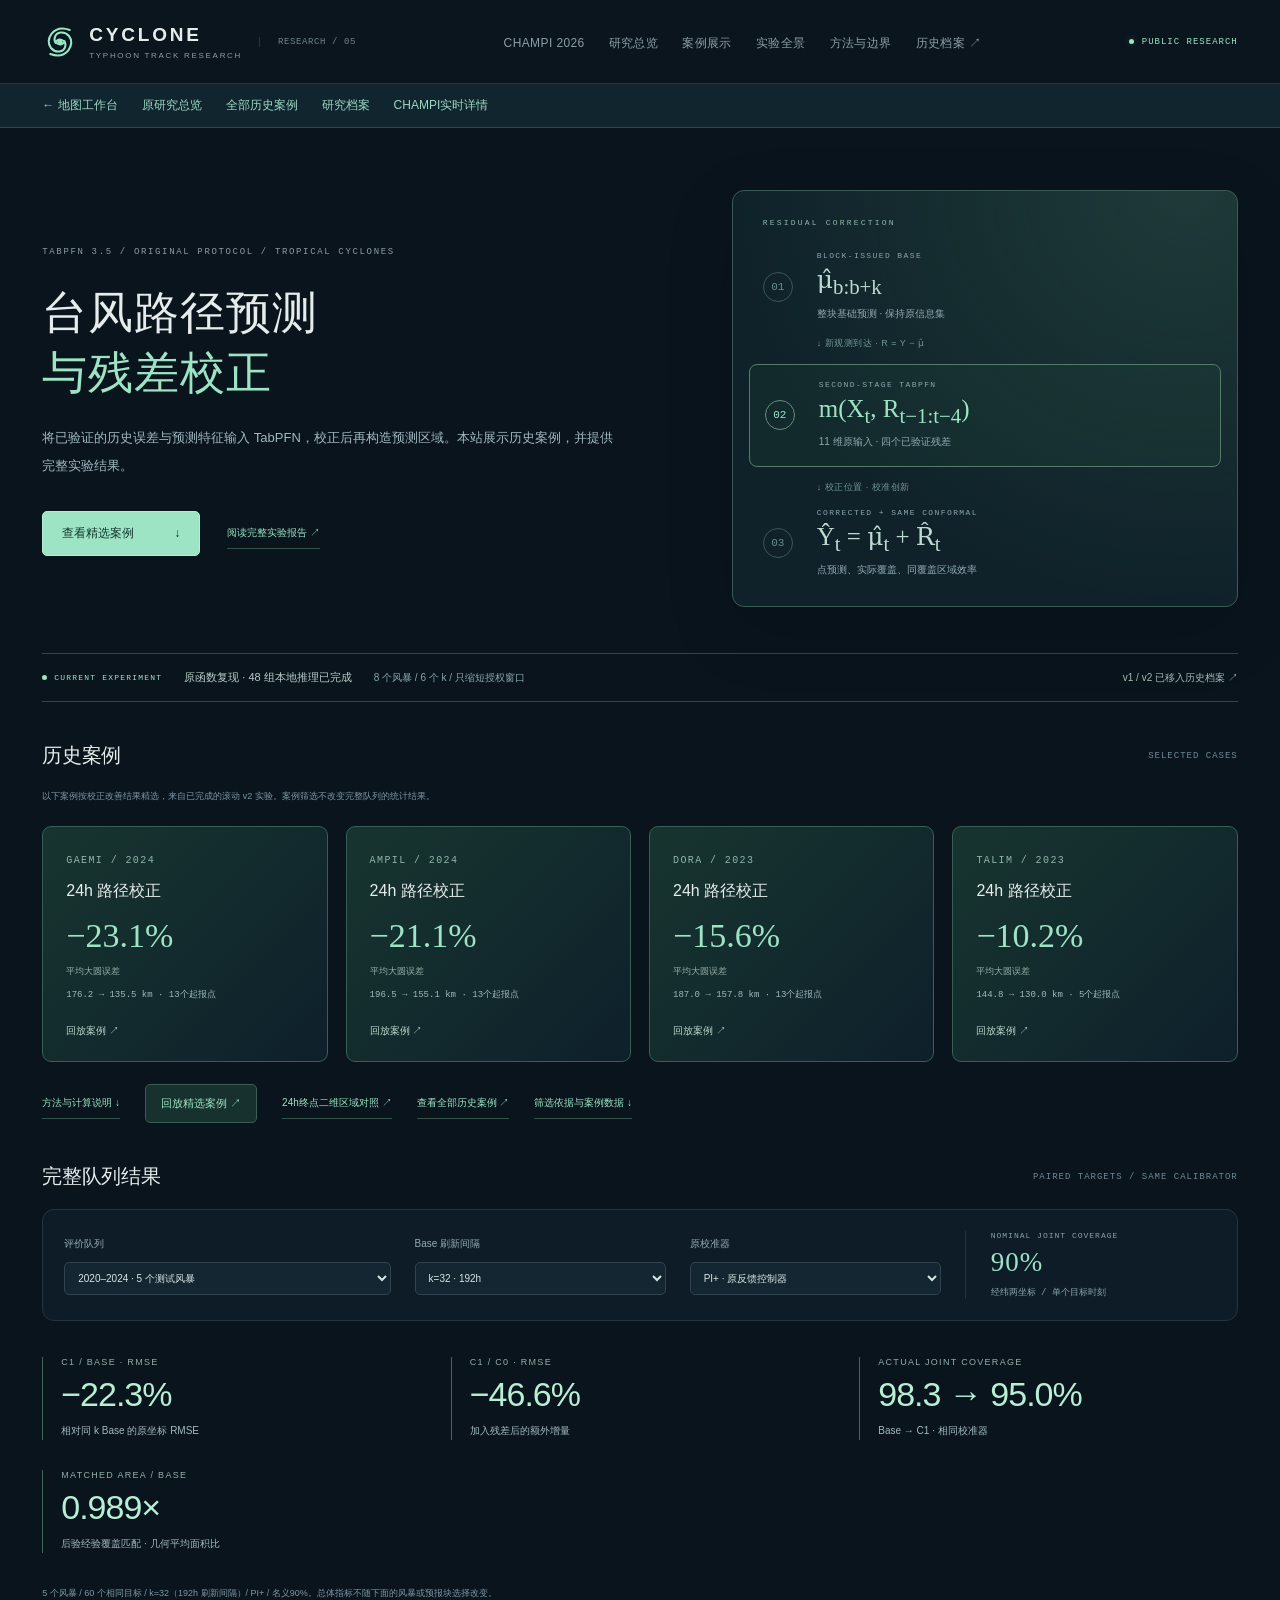
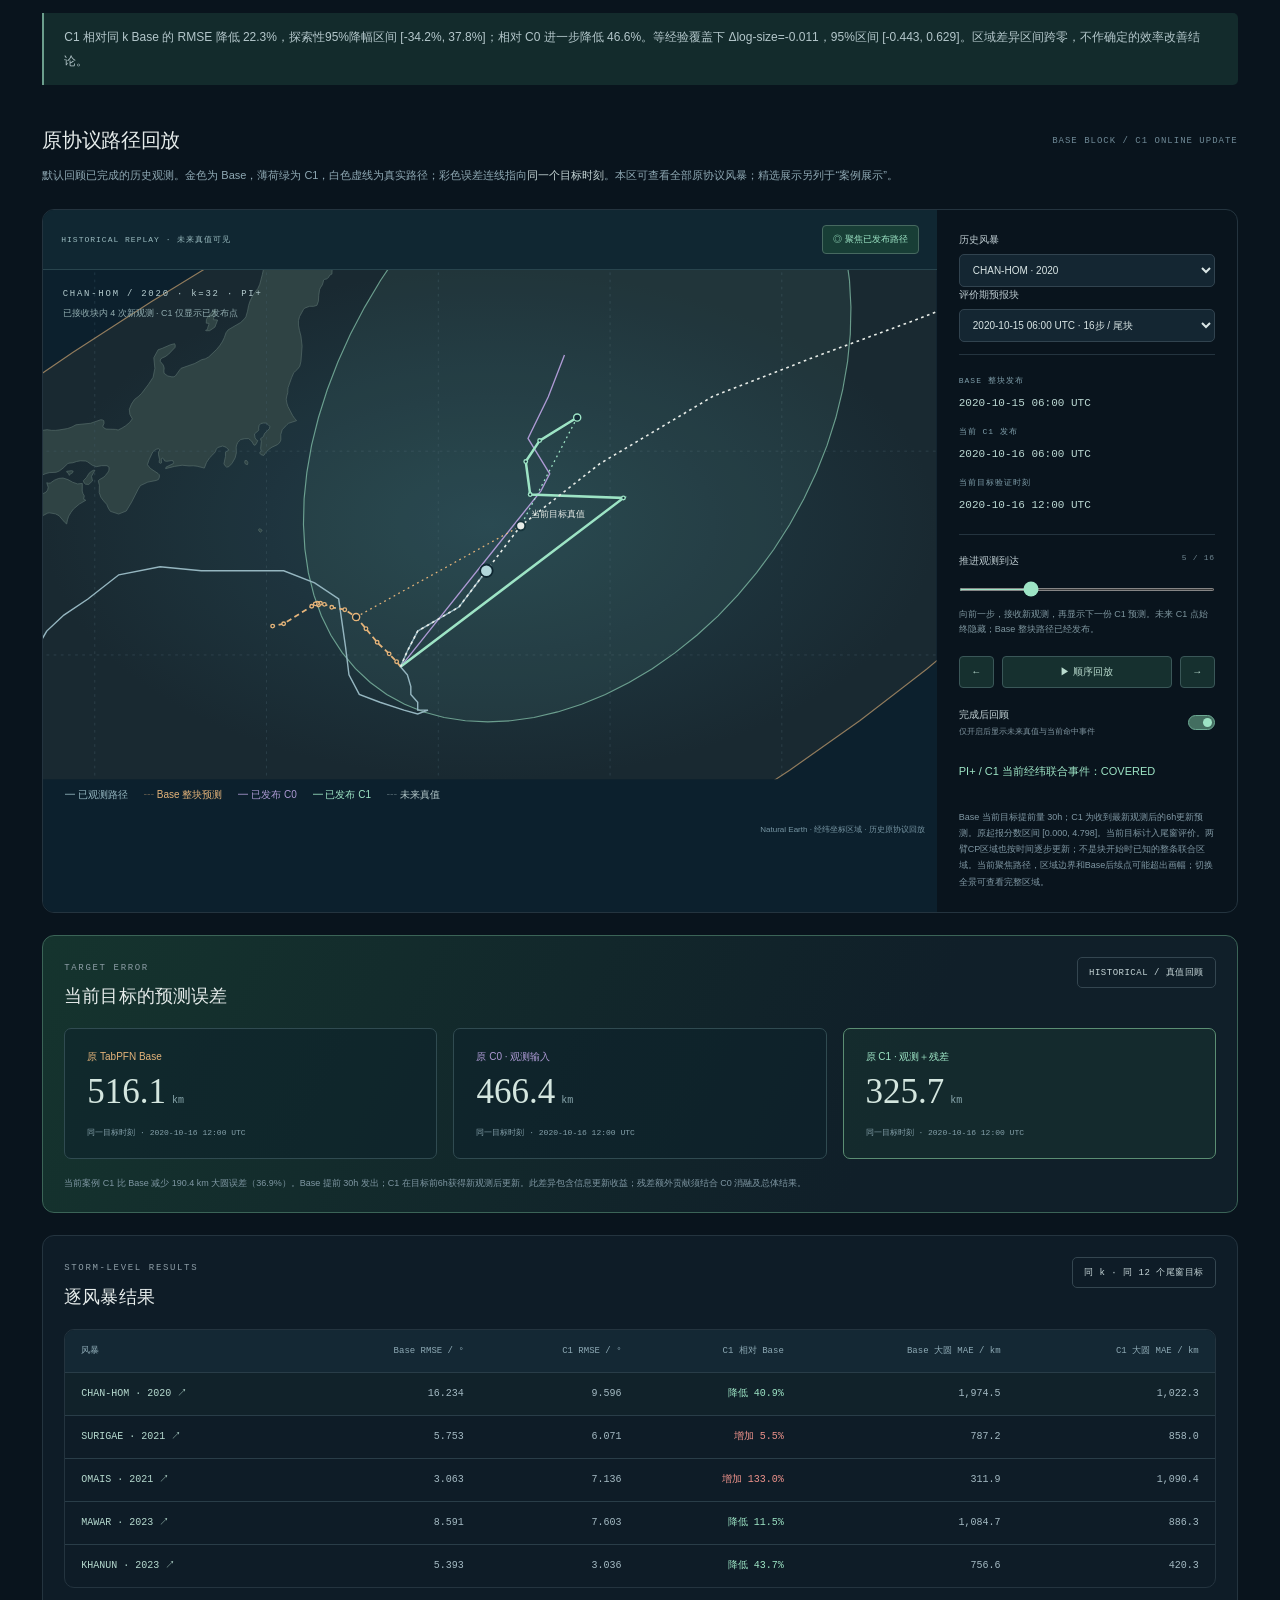
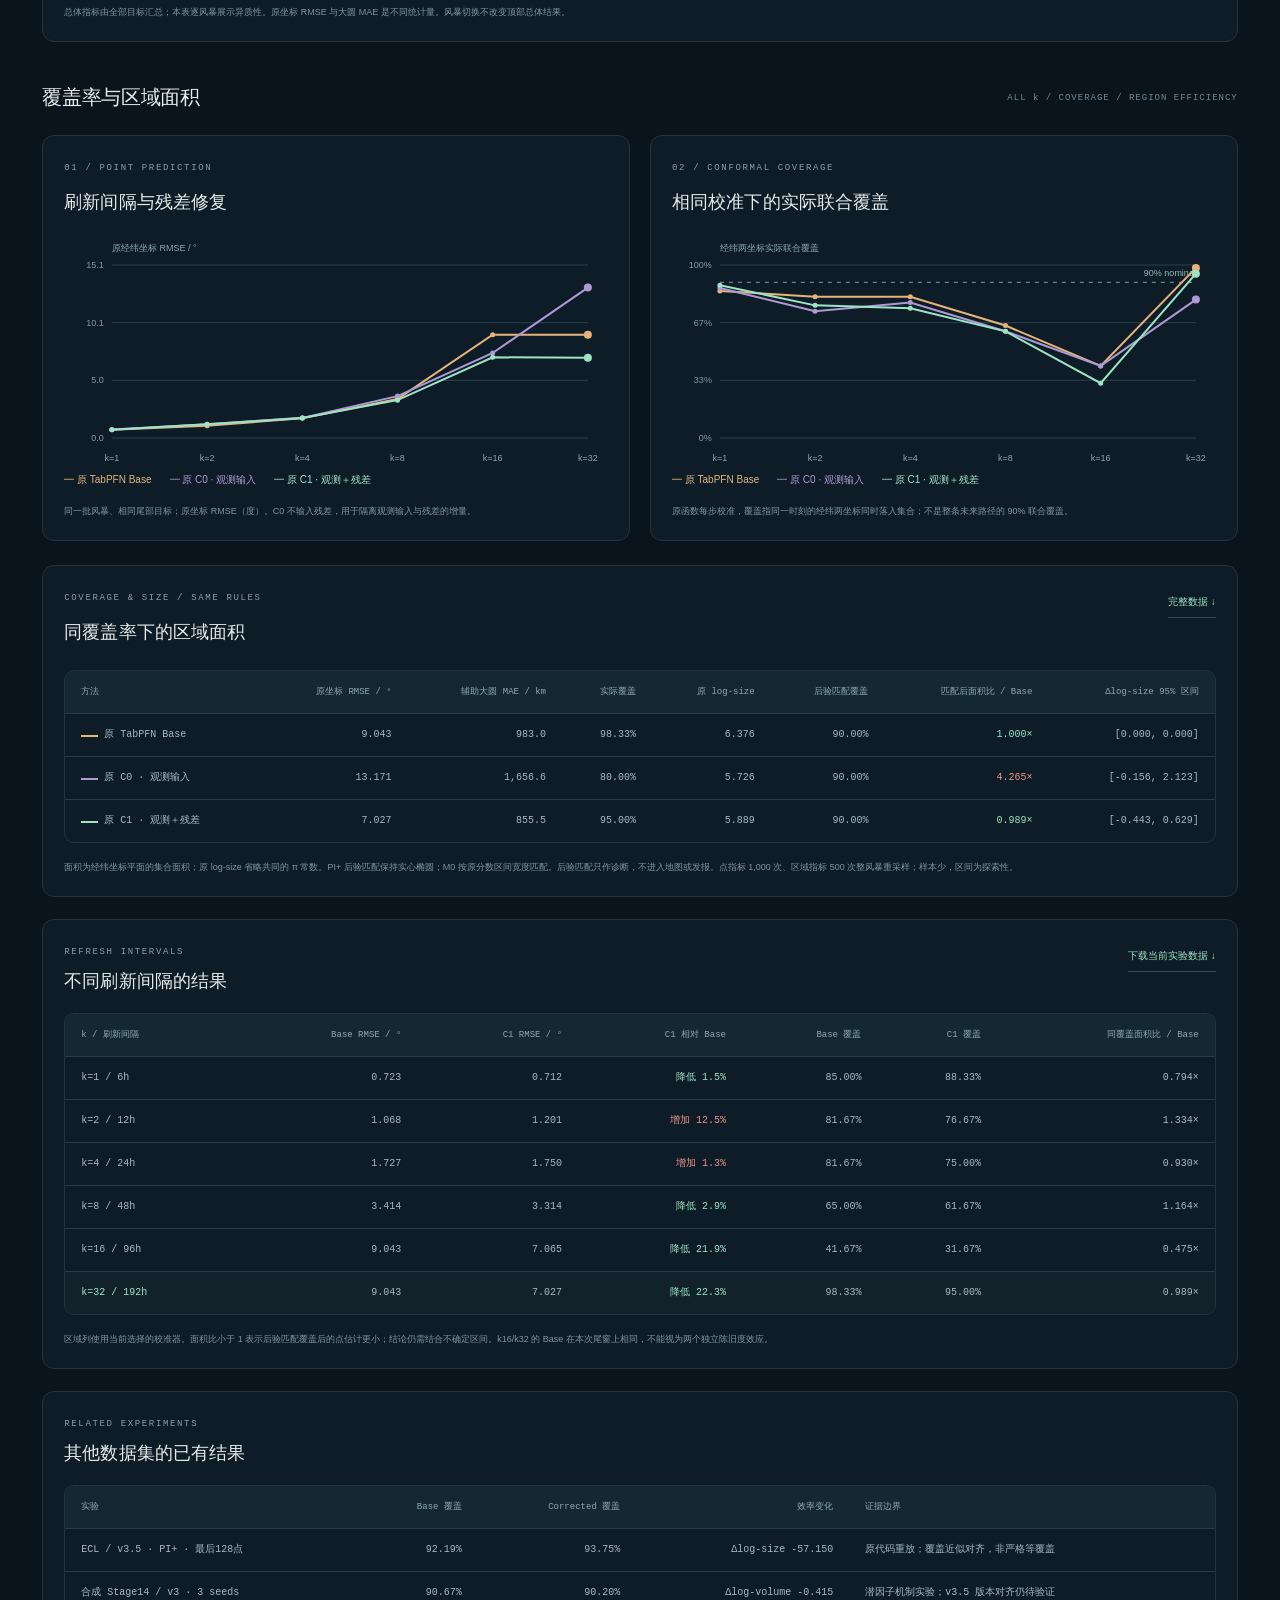
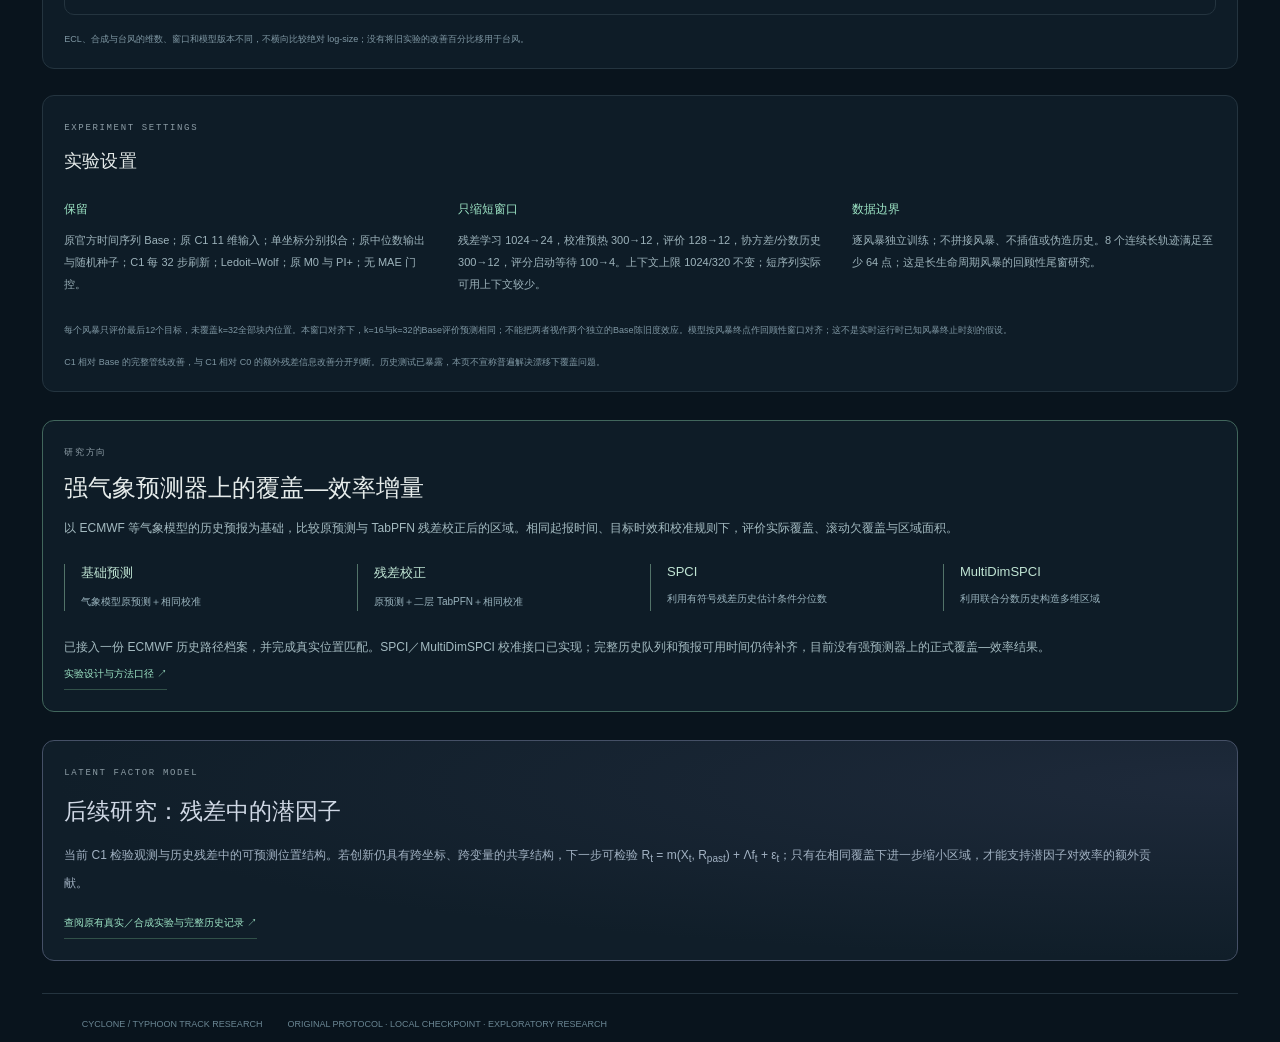
<file: site/original-replay.html>
<!doctype html>
<html lang="zh-CN"><head><meta charset="UTF-8"><meta name="viewport" content="width=device-width,initial-scale=1"><meta name="theme-color" content="#09141d"><meta name="description" content="原协议 TabPFN 二层残差校正研究工作台：实际轨迹、同目标误差、覆盖与区域效率。公开研究展示。"><meta http-equiv="Content-Security-Policy" content="default-src 'self'; script-src 'self'; style-src 'self' 'unsafe-inline'; img-src 'self' data:; connect-src 'self'; object-src 'none'; base-uri 'self'"><title>CYCLONE / 残差校正研究工作台</title><link rel="icon" href="assets/mark.svg" type="image/svg+xml"><link rel="stylesheet" href="style.css?v=8"><link rel="stylesheet" href="original-replay.css?v=5"><link rel="stylesheet" href="portal-upgrade.css"></head>
<body><header class="topbar"><a class="brand" href="#research"><img src="assets/mark.svg" width="36" height="36" alt=""><span>CYCLONE<span class="brand-sub">TYPHOON TRACK RESEARCH</span></span><span class="edition">RESEARCH / 05</span></a><nav aria-label="主要导航"><a class="nav" href="champi.html">CHAMPI 2026</a><a class="nav" href="#research">研究总览</a><a class="nav" href="cases.html#lab">案例展示</a><a class="nav" href="#evidence">实验全景</a><a class="nav" href="#method">方法与边界</a><a class="nav" href="historical.html#archive">历史档案 ↗</a></nav><div class="local-status"><i></i>PUBLIC RESEARCH</div></header>
<div class="portal-return"><a href="index.html">← 地图工作台</a><a href="research-overview.html">原研究总览</a><a href="cases.html#lab">全部历史案例</a><a href="historical.html#archive">研究档案</a><a href="champi.html#operations">CHAMPI实时详情</a></div><main id="original-main"><section class="observatory-hero" id="research"><div class="hero-copy"><span class="eyebrow">TABPFN 3.5 / ORIGINAL PROTOCOL / TROPICAL CYCLONES</span><h1>台风路径预测<br><span>与残差校正</span></h1><p>将已验证的历史误差与预测特征输入 TabPFN，校正后再构造预测区域。本站展示历史案例，并提供完整实验结果。</p><div class="hero-actions"><a class="primary-action" href="cases.html#lab">查看精选案例 <span>↓</span></a><a class="text-link" href="assets/docs/ORIGINAL_SHORT_REPLAY_REPORT.md" target="_blank">阅读完整实验报告 ↗</a></div></div><div class="hero-diagram" aria-label="从基础预测到残差学习再到校正预测的方法链"><div class="diagram-heading">RESIDUAL CORRECTION</div><div class="signal-row"><b>01</b><div><small>BLOCK-ISSUED BASE</small><strong>μ̂<sub>b:b+k</sub></strong><span>整块基础预测 · 保持原信息集</span></div></div><div class="signal-connector">↓ 新观测到达 · R = Y − μ̂</div><div class="signal-row signal-corrector"><b>02</b><div><small>SECOND-STAGE TABPFN</small><strong>m(X<sub>t</sub>, R<sub>t−1:t−4</sub>)</strong><span>11 维原输入 · 四个已验证残差</span></div></div><div class="signal-connector">↓ 校正位置 · 校准创新</div><div class="signal-row"><b>03</b><div><small>CORRECTED + SAME CONFORMAL</small><strong>Ŷ<sub>t</sub> = μ̂<sub>t</sub> + R̂<sub>t</sub></strong><span>点预测、实际覆盖、同覆盖区域效率</span></div></div></div></section>
<div class="release-strip"><span><i></i> CURRENT EXPERIMENT</span><b>原函数复现 · 48 组本地推理已完成</b><span>8 个风暴 / 6 个 k / 只缩短授权窗口</span><a href="historical.html">v1 / v2 已移入历史档案 ↗</a></div>
<section class="selected-case-section" id="cases"><div class="section-line"><h2>历史案例</h2><span>SELECTED CASES</span></div><p class="chart-note">以下案例按校正改善结果精选，来自已完成的滚动 v2 实验。案例筛选不改变完整队列的统计结果。</p><div id="selected-case-cards" class="selected-case-grid"></div><div class="case-section-links"><a class="text-link" href="assets/docs/WEBSITE_RESEARCHER_GUIDE_CN.md" download>方法与计算说明 ↓</a><a class="secondary-button" href="cases.html#lab">回放精选案例 ↗</a><a class="text-link" href="cases.html#research">24h终点二维区域对照 ↗</a><a class="text-link" href="cases.html?collection=all#lab">查看全部历史案例 ↗</a><a class="text-link" href="assets/selected-cases.json" download>筛选依据与案例数据 ↓</a></div></section><div class="section-line"><h2>完整队列结果</h2><span>PAIRED TARGETS / SAME CALIBRATOR</span></div>
<section class="replay-controls panel"><label>评价队列<select id="replay-split"><option value="test">2020–2024 · 5 个测试风暴</option><option value="validation">2017–2019 · 3 个前期风暴</option><option value="all">全部 8 个风暴 · 探索性</option></select></label><label>Base 刷新间隔<select id="replay-k"><option value="1">k=1 · 6h</option><option value="2">k=2 · 12h</option><option value="4">k=4 · 24h</option><option value="8">k=8 · 48h</option><option value="16">k=16 · 96h</option><option value="32" selected>k=32 · 192h</option></select></label><label>原校准器<select id="replay-calibrator"><option value="PI+">PI+ · 原反馈控制器</option><option value="M0">M0 · 原滚动基础 CP</option></select></label><div class="replay-level">NOMINAL JOINT COVERAGE<strong>90%</strong><small>经纬两坐标 / 单个目标时刻</small></div></section>
<div id="replay-metrics" class="rolling-metrics replay-metrics"></div><p id="replay-scope" class="chart-note"></p><p id="replay-verdict" class="replay-verdict" aria-live="polite"></p>

<section id="lab" class="current-section"><div class="section-line"><h2>原协议路径回放</h2><span>BASE BLOCK / C1 ONLINE UPDATE</span></div><p class="lab-introduction">默认回顾已完成的历史观测。金色为 Base，薄荷绿为 C1，白色虚线为真实路径；彩色误差连线指向<strong>同一个目标时刻</strong>。本区可查看全部原协议风暴；精选展示另列于“案例展示”。</p><section class="replay-lab" id="trajectory-workspace"><div class="replay-map-wrap"><div class="replay-map-toolbar"><span id="replay-view-label">HISTORICAL REPLAY</span><button id="replay-focus" class="map-focus-button" aria-pressed="true">◎ 聚焦已发布路径</button></div><svg id="replay-map" viewBox="0 0 1000 570" role="img" aria-label="原协议基础路径与按实际发报顺序显示的校正路径"></svg><div id="replay-map-legend"></div><div class="replay-map-credit">Natural Earth · 经纬坐标区域 · 历史原协议回放</div></div><aside class="controls"><label class="field-label" for="replay-storm">历史风暴</label><select id="replay-storm"></select><label class="field-label" for="replay-block">评价期预报块</label><select id="replay-block"></select><div class="replay-clock"><small>BASE 整块发布</small><strong id="replay-base-time"></strong><small>当前 C1 发布</small><strong id="replay-c1-time"></strong><small>当前目标验证时刻</small><strong id="replay-target-time"></strong></div><label class="field-label" for="replay-step">推进观测到达 <span id="replay-step-label"></span></label><input id="replay-step" type="range" min="0" max="1" value="0"><p class="input-note">向前一步，接收新观测，再显示下一份 C1 预测。未来 C1 点始终隐藏；Base 整块路径已经发布。</p><div class="replay-playback"><button id="replay-prev" aria-label="上一个观测时刻">←</button><button id="replay-play">▶ 顺序回放</button><button id="replay-next" aria-label="下一个观测时刻">→</button></div><label class="toggle-row"><span>完成后回顾<span class="toggle-detail">仅开启后显示未来真值与当前命中事件</span></span><input id="replay-retro" type="checkbox" checked><span class="switch"></span></label><p id="replay-event" class="replay-event"></p><p id="replay-case-note" class="chart-note"></p></aside></section>

<article class="target-comparison panel"><div class="panel-heading"><div><span class="eyebrow">TARGET ERROR</span><h3>当前目标的预测误差</h3></div><span id="replay-case-status" class="outline-tag"></span></div><div id="replay-case-metrics" class="case-error-grid"></div><p id="replay-case-comparison" class="chart-note" aria-live="polite"></p></article>
<article class="panel storm-comparison"><div class="panel-heading"><div><span class="eyebrow">STORM-LEVEL RESULTS</span><h3>逐风暴结果</h3></div><span class="outline-tag">同 k · 同 12 个尾窗目标</span></div><div class="table-scroll"><table class="efficiency-table"><thead><tr><th>风暴</th><th>Base RMSE / °</th><th>C1 RMSE / °</th><th>C1 相对 Base</th><th>Base 大圆 MAE / km</th><th>C1 大圆 MAE / km</th></tr></thead><tbody id="replay-storm-table"></tbody></table></div><p class="chart-note">总体指标由全部目标汇总；本表逐风暴展示异质性。原坐标 RMSE 与大圆 MAE 是不同统计量。风暴切换不改变顶部总体结果。</p></article></section>
<section id="evidence" class="current-section"><div class="section-line"><h2>覆盖率与区域面积</h2><span>ALL k / COVERAGE / REGION EFFICIENCY</span></div><div class="two-col replay-charts"><article class="panel"><span class="eyebrow">01 / POINT PREDICTION</span><h3>刷新间隔与残差修复</h3><div id="replay-risk-chart"></div><p class="chart-note">同一批风暴、相同尾部目标；原坐标 RMSE（度）。C0 不输入残差，用于隔离观测输入与残差的增量。</p></article><article class="panel"><span class="eyebrow">02 / CONFORMAL COVERAGE</span><h3>相同校准下的实际联合覆盖</h3><div id="replay-coverage-chart"></div><p class="chart-note">原函数每步校准，覆盖指同一时刻的经纬两坐标同时落入集合；不是整条未来路径的 90% 联合覆盖。</p></article></div>
<article class="panel replay-efficiency"><div class="panel-heading"><div><span class="eyebrow">COVERAGE & SIZE / SAME RULES</span><h3>同覆盖率下的区域面积</h3></div><a class="text-link" href="assets/original-replay.json" download>完整数据 ↓</a></div><div class="table-scroll"><table class="efficiency-table"><thead><tr><th>方法</th><th>原坐标 RMSE / °</th><th>辅助大圆 MAE / km</th><th>实际覆盖</th><th>原 log-size</th><th>后验匹配覆盖</th><th>匹配后面积比 / Base</th><th>Δlog-size 95% 区间</th></tr></thead><tbody id="replay-table"></tbody></table></div><p class="chart-note">面积为经纬坐标平面的集合面积；原 log-size 省略共同的 π 常数。PI+ 后验匹配保持实心椭圆；M0 按原分数区间宽度匹配。后验匹配只作诊断，不进入地图或发报。点指标 1,000 次、区域指标 500 次整风暴重采样；样本少，区间为探索性。</p></article>

<article class="panel all-k-panel"><div class="panel-heading"><div><span class="eyebrow">REFRESH INTERVALS</span><h3>不同刷新间隔的结果</h3></div><a class="text-link" href="assets/original-replay.json" download>下载当前实验数据 ↓</a></div><div class="table-scroll"><table class="efficiency-table"><thead><tr><th>k / 刷新间隔</th><th>Base RMSE / °</th><th>C1 RMSE / °</th><th>C1 相对 Base</th><th>Base 覆盖</th><th>C1 覆盖</th><th>同覆盖面积比 / Base</th></tr></thead><tbody id="replay-all-k"></tbody></table></div><p class="chart-note">区域列使用当前选择的校准器。面积比小于 1 表示后验匹配覆盖后的点估计更小；结论仍需结合不确定区间。k16/k32 的 Base 在本次尾窗上相同，不能视为两个独立陈旧度效应。</p></article>
<article class="panel cross-evidence"><span class="eyebrow">RELATED EXPERIMENTS</span><h3>其他数据集的已有结果</h3><div class="table-scroll"><table class="efficiency-table"><thead><tr><th>实验</th><th>Base 覆盖</th><th>Corrected 覆盖</th><th>效率变化</th><th>证据边界</th></tr></thead><tbody id="replay-cross-evidence"></tbody></table></div><p class="chart-note">ECL、合成与台风的维数、窗口和模型版本不同，不横向比较绝对 log-size；没有将旧实验的改善百分比移用于台风。</p></article></section>
<section class="panel replay-boundaries" id="method"><span class="eyebrow">EXPERIMENT SETTINGS</span><h3>实验设置</h3><div class="replay-contract"><div><b>保留</b><p>原官方时间序列 Base；原 C1 11 维输入；单坐标分别拟合；原中位数输出与随机种子；C1 每 32 步刷新；Ledoit–Wolf；原 M0 与 PI+；无 MAE 门控。</p></div><div><b>只缩短窗口</b><p>残差学习 1024→24，校准预热 300→12，评价 128→12，协方差/分数历史 300→12，评分启动等待 100→4。上下文上限 1024/320 不变；短序列实际可用上下文较少。</p></div><div><b>数据边界</b><p>逐风暴独立训练；不拼接风暴、不插值或伪造历史。8 个连续长轨迹满足至少 64 点；这是长生命周期风暴的回顾性尾窗研究。</p></div></div><p id="replay-alignment-note" class="chart-note"></p><p class="chart-note">C1 相对 Base 的完整管线改善，与 C1 相对 C0 的额外残差信息改善分开判断。历史测试已暴露，本页不宣称普遍解决漂移下覆盖问题。</p></section>

<section class="panel strong-study" id="strong-study"><span class="eyebrow">研究方向</span><h2>强气象预测器上的覆盖—效率增量</h2><p>以 ECMWF 等气象模型的历史预报为基础，比较原预测与 TabPFN 残差校正后的区域。相同起报时间、目标时效和校准规则下，评价实际覆盖、滚动欠覆盖与区域面积。</p><div class="research-comparators"><div><b>基础预测</b><span>气象模型原预测＋相同校准</span></div><div><b>残差校正</b><span>原预测＋二层 TabPFN＋相同校准</span></div><div><b>SPCI</b><span>利用有符号残差历史估计条件分位数</span></div><div><b>MultiDimSPCI</b><span>利用联合分数历史构造多维区域</span></div></div><p id="strong-study-status" class="chart-note">正在读取数据接入状态…</p><a class="text-link" href="assets/docs/STRONG_FORECAST_PROTOCOL.md" target="_blank">实验设计与方法口径 ↗</a></section><section class="panel next-hypothesis"><span class="eyebrow">LATENT FACTOR MODEL</span><h3>后续研究：残差中的潜因子</h3><p>当前 C1 检验观测与历史残差中的可预测位置结构。若创新仍具有跨坐标、跨变量的共享结构，下一步可检验 R<sub>t</sub> = m(X<sub>t</sub>, R<sub>past</sub>) + Λf<sub>t</sub> + ε<sub>t</sub>；只有在相同覆盖下进一步缩小区域，才能支持潜因子对效率的额外贡献。</p><a class="text-link" href="historical.html#research">查阅原有真实／合成实验与完整历史记录 ↗</a></section>
<footer><span>CYCLONE / TYPHOON TRACK RESEARCH</span><span>ORIGINAL PROTOCOL · LOCAL CHECKPOINT · EXPLORATORY RESEARCH</span></footer></main><script type="module" src="original-replay.mjs?v=5"></script></body></html>
</file>
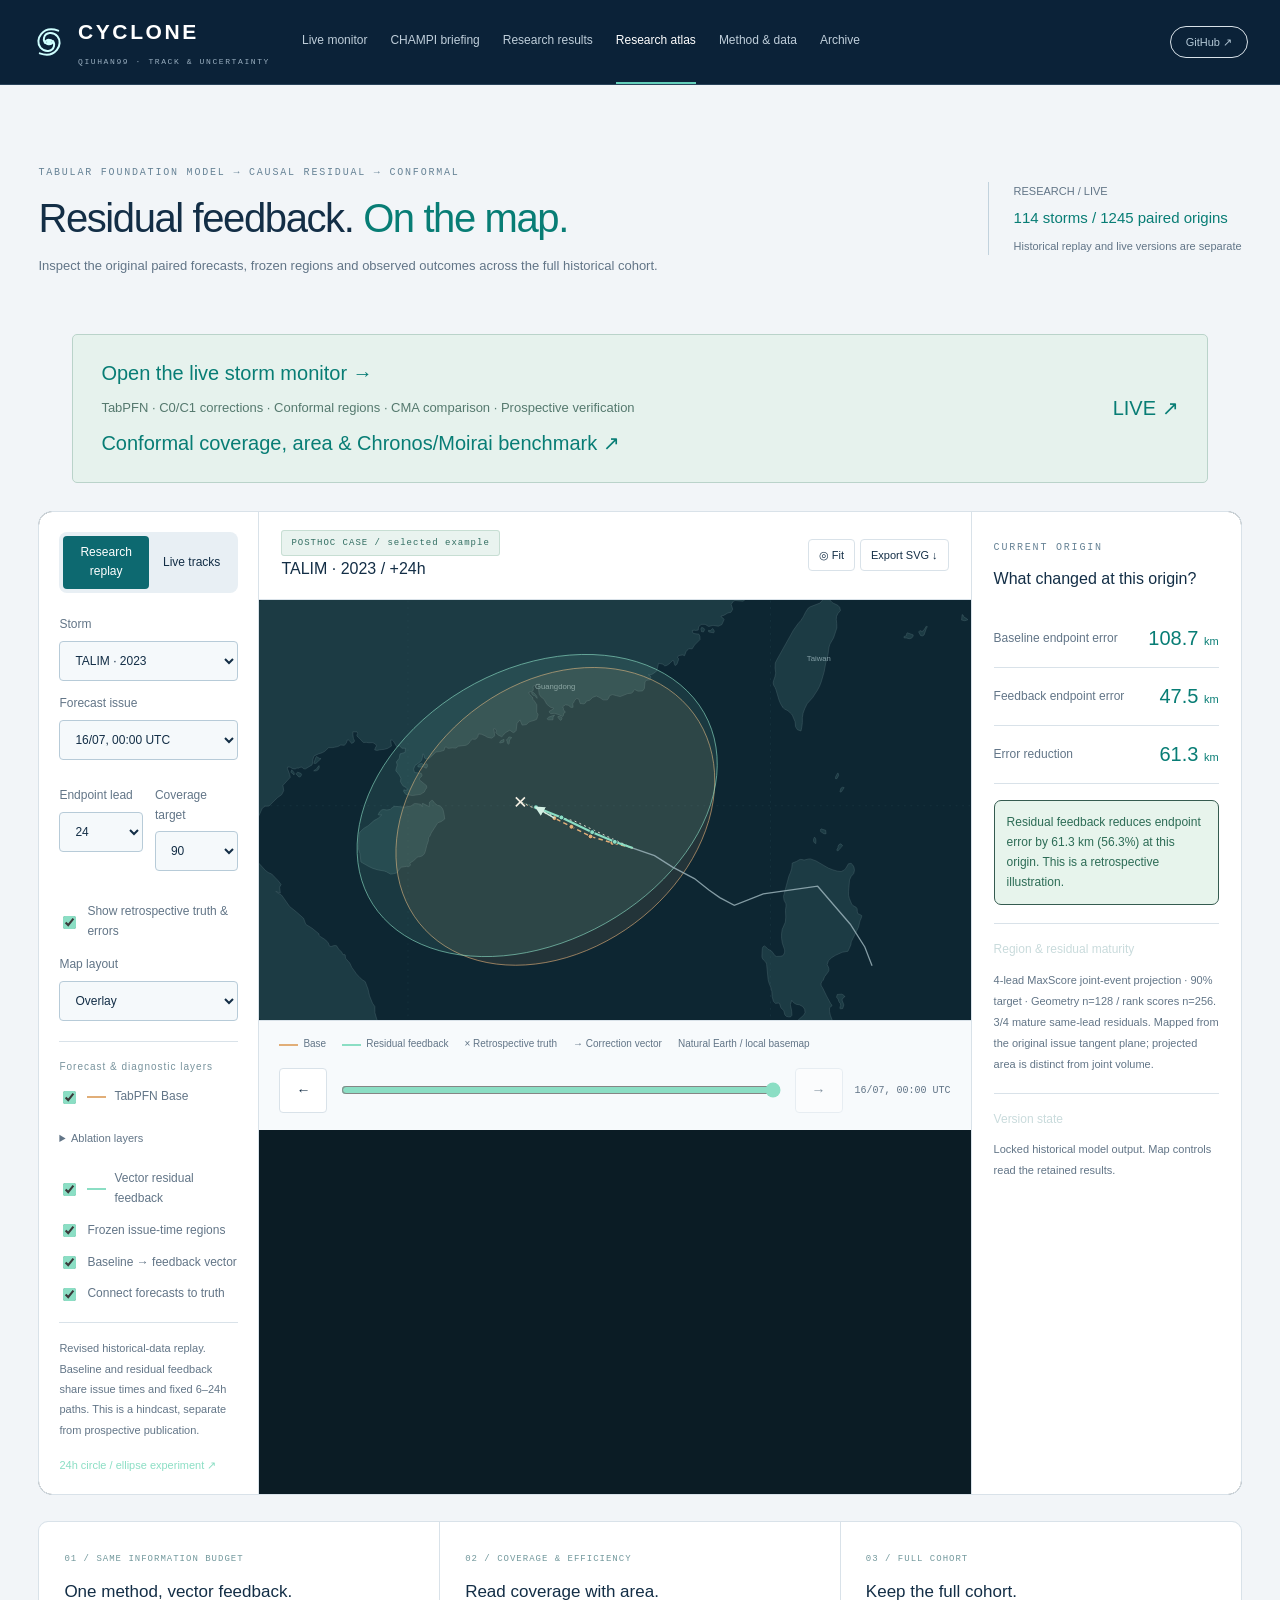
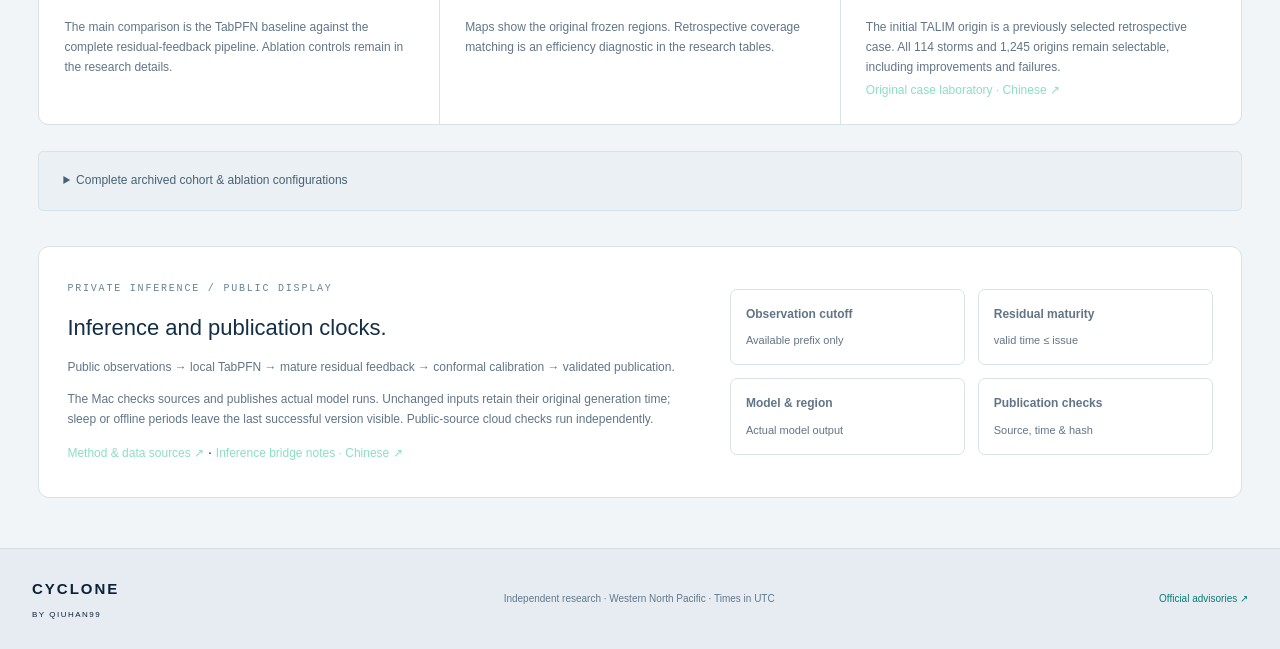
<file: site/research-atlas.html>
<!doctype html>
<html lang="en"><head><meta charset="UTF-8"><meta name="viewport" content="width=device-width,initial-scale=1"><meta name="theme-color" content="#07151d"><meta name="description" content="Historical cyclone forecasts, residual feedback and conformal region research."><meta http-equiv="Content-Security-Policy" content="default-src 'self'; script-src 'self'; style-src 'self' 'unsafe-inline'; img-src 'self' data: blob:; connect-src 'self'; object-src 'none'; base-uri 'self'"><title>CYCLONE / Research Atlas</title><link rel="icon" href="assets/mark.svg"><link rel="stylesheet" href="atlas.css"><link rel="stylesheet" href="algorithm-live.css"><link rel="stylesheet" href="terminal.css?v=verify5"></head>
<body><header class="atlas-header"><a class="atlas-brand" href="index.html"><img src="assets/mark.svg" width="34" height="34" alt=""><span>CYCLONE<small>QIUHAN99 · TRACK & UNCERTAINTY</small></span></a><nav aria-label="Main navigation"><a href="algorithm-live.html">Live monitor</a><a href="champi.html">CHAMPI briefing</a><a href="results.html">Research results</a><a href="research-atlas.html" aria-current="page">Research atlas</a><a href="champi-pipeline.html">Method & data</a><a href="research.html">Archive</a></nav><a class="github" href="https://github.com/Qiuhan99/cyclone-tfm-live">GitHub ↗</a></header>
<main><section class="atlas-heading"><div><span class="eyebrow">TABULAR FOUNDATION MODEL → CAUSAL RESIDUAL → CONFORMAL</span><h1>Residual feedback. <em>On the map.</em></h1><p>Inspect the original paired forecasts, frozen regions and observed outcomes across the full historical cohort.</p></div><div class="heading-stamp"><span>RESEARCH / LIVE</span><strong id="atlas-scope">Loading historical results…</strong><small>Historical replay and live versions are separate</small></div></section>
<section class="algo-link-banner"><div><a href="algorithm-live.html">Open the live storm monitor →</a><p>TabPFN · C0/C1 corrections · Conformal regions · CMA comparison · Prospective verification</p><p><a href="conformal-benchmark.html">Conformal coverage, area & Chronos/Moirai benchmark ↗</a></p></div><a href="algorithm-live.html">LIVE ↗</a></section><section class="atlas-workspace"><aside class="atlas-controls"><div class="mode-switch" role="group" aria-label="Map task"><button id="mode-history" class="selected">Research replay</button><button id="mode-live">Live tracks</button></div><div id="history-controls"><label>Storm<select id="atlas-storm"></select></label><label>Forecast issue<select id="atlas-issue"></select></label><div class="control-pair"><label>Endpoint lead<select id="atlas-lead"><option>6</option><option>12</option><option selected>24</option></select></label><label>Coverage target<select id="atlas-level"><option>80</option><option selected>90</option><option>95</option></select></label></div><label class="toggle"><input id="atlas-retro" type="checkbox" checked>Show retrospective truth & errors</label></div><label>Map layout<select id="atlas-layout"><option value="overlay">Overlay</option><option value="split">Baseline / feedback side by side</option></select></label><div class="layer-title">Forecast & diagnostic layers</div><label class="toggle"><input id="layer-base" type="checkbox" checked><i class="line base"></i>TabPFN Base</label><details class="ablation-controls"><summary>Ablation layers</summary><label class="toggle"><input id="layer-c0" type="checkbox"><i class="line c0"></i>Correction-only ablation</label></details><label class="toggle"><input id="layer-c1" type="checkbox" checked><i class="line c1"></i>Vector residual feedback</label><label class="toggle"><input id="layer-region" type="checkbox" checked>Frozen issue-time regions</label><label class="toggle"><input id="layer-residual" type="checkbox" checked>Baseline → feedback vector</label><label class="toggle"><input id="layer-errors" type="checkbox" checked>Connect forecasts to truth</label><div id="live-extra" hidden><label class="toggle"><input id="layer-external" type="checkbox" checked>Numerical guidance</label><a href="champi.html#operations">Storm briefing & official advisories ↗</a></div><div class="control-note" id="atlas-contract"></div><a class="control-link" href="champi-research.html#endpoint24-shapes">24h circle / ellipse experiment ↗</a></aside>
<article class="atlas-map-card"><div class="map-top"><div><span id="atlas-badge" class="badge">Historical replay</span><h2 id="atlas-map-title">Loading map…</h2></div><div><button id="atlas-reset" title="Fit all tracks">◎ Fit</button><button id="atlas-export">Export SVG ↓</button></div></div><div class="map-canvas"><svg id="atlas-map" viewBox="0 0 1100 650" role="img" aria-label="Historical baseline and residual-feedback paths with frozen conformal regions"></svg><div id="atlas-map-error" role="status"></div></div><div class="map-legend"><span><i class="line base"></i>Base</span><span><i class="line c1"></i>Residual feedback</span><span>× Retrospective truth</span><span>→ Correction vector</span><span>Natural Earth / local basemap</span></div><div class="map-timeline" id="history-timeline"><button id="atlas-prev" aria-label="Previous issue">←</button><input type="range" id="atlas-slider" aria-label="Historical issue timeline" min="0" max="0" value="0"><button id="atlas-next" aria-label="Next issue">→</button><span id="atlas-time-label"></span></div></article>
<aside class="atlas-intelligence"><div class="intel-title"><span class="eyebrow">CURRENT ORIGIN</span><h2>What changed at this origin?</h2></div><div id="atlas-metrics" class="intel-metrics"></div><div id="atlas-verdict" class="verdict"></div><div class="intel-section"><h3>Region & residual maturity</h3><div id="atlas-region-note"></div></div><div class="intel-section"><h3>Version state</h3><div id="atlas-runtime"></div></div></aside></section>
<section class="evidence-strip"><article><span>01 / SAME INFORMATION BUDGET</span><h3>One method, vector feedback.</h3><p>The main comparison is the TabPFN baseline against the complete residual-feedback pipeline. Ablation controls remain in the research details.</p></article><article><span>02 / COVERAGE & EFFICIENCY</span><h3>Read coverage with area.</h3><p>Maps show the original frozen regions. Retrospective coverage matching is an efficiency diagnostic in the research tables.</p></article><article><span>03 / FULL COHORT</span><h3>Keep the full cohort.</h3><p id="atlas-selection-note"></p><a href="cases.html#lab">Original case laboratory · Chinese ↗</a></article></section>
<details class="archive-disclosure"><summary>Complete archived cohort & ablation configurations</summary><section class="cohort-panel"><div><span class="eyebrow">ARCHIVED STUDY / ROLLING-V2 / 2020–2024</span><h2>Legacy trajectory cohort.</h2><p>All 114 eligible storms and 1,245 paired forecast origins in this archived experiment. The table follows the historical endpoint lead; its 90% joint target is fixed. Live mode shows the archived +24h summary.</p></div><div id="atlas-cohort"></div></section></details>
<section class="runtime-panel" id="runtime"><div><span class="eyebrow">PRIVATE INFERENCE / PUBLIC DISPLAY</span><h2>Inference and publication clocks.</h2><p>Public observations → local TabPFN → mature residual feedback → conformal calibration → validated publication.</p><p>The Mac checks sources and publishes actual model runs. Unchanged inputs retain their original generation time; sleep or offline periods leave the last successful version visible. Public-source cloud checks run independently.</p><a href="champi-pipeline.html">Method & data sources ↗</a> · <a href="assets/docs/LIVE_INFERENCE_BRIDGE.md">Inference bridge notes · Chinese ↗</a></div><ol><li><b>Observation cutoff</b><span>Available prefix only</span></li><li><b>Residual maturity</b><span>valid time ≤ issue</span></li><li><b>Model & region</b><span>Actual model output</span></li><li><b>Publication checks</b><span>Source, time & hash</span></li></ol></section>
</main><footer><span>CYCLONE <small>BY QIUHAN99</small></span><p>Independent research · Western North Pacific · Times in UTC</p><a href="https://www.nmc.cn/publish/typhoon/warning_index.html">Official advisories ↗</a></footer><script type="module" src="atlas.mjs?v=vector1"></script></body></html>
</file>
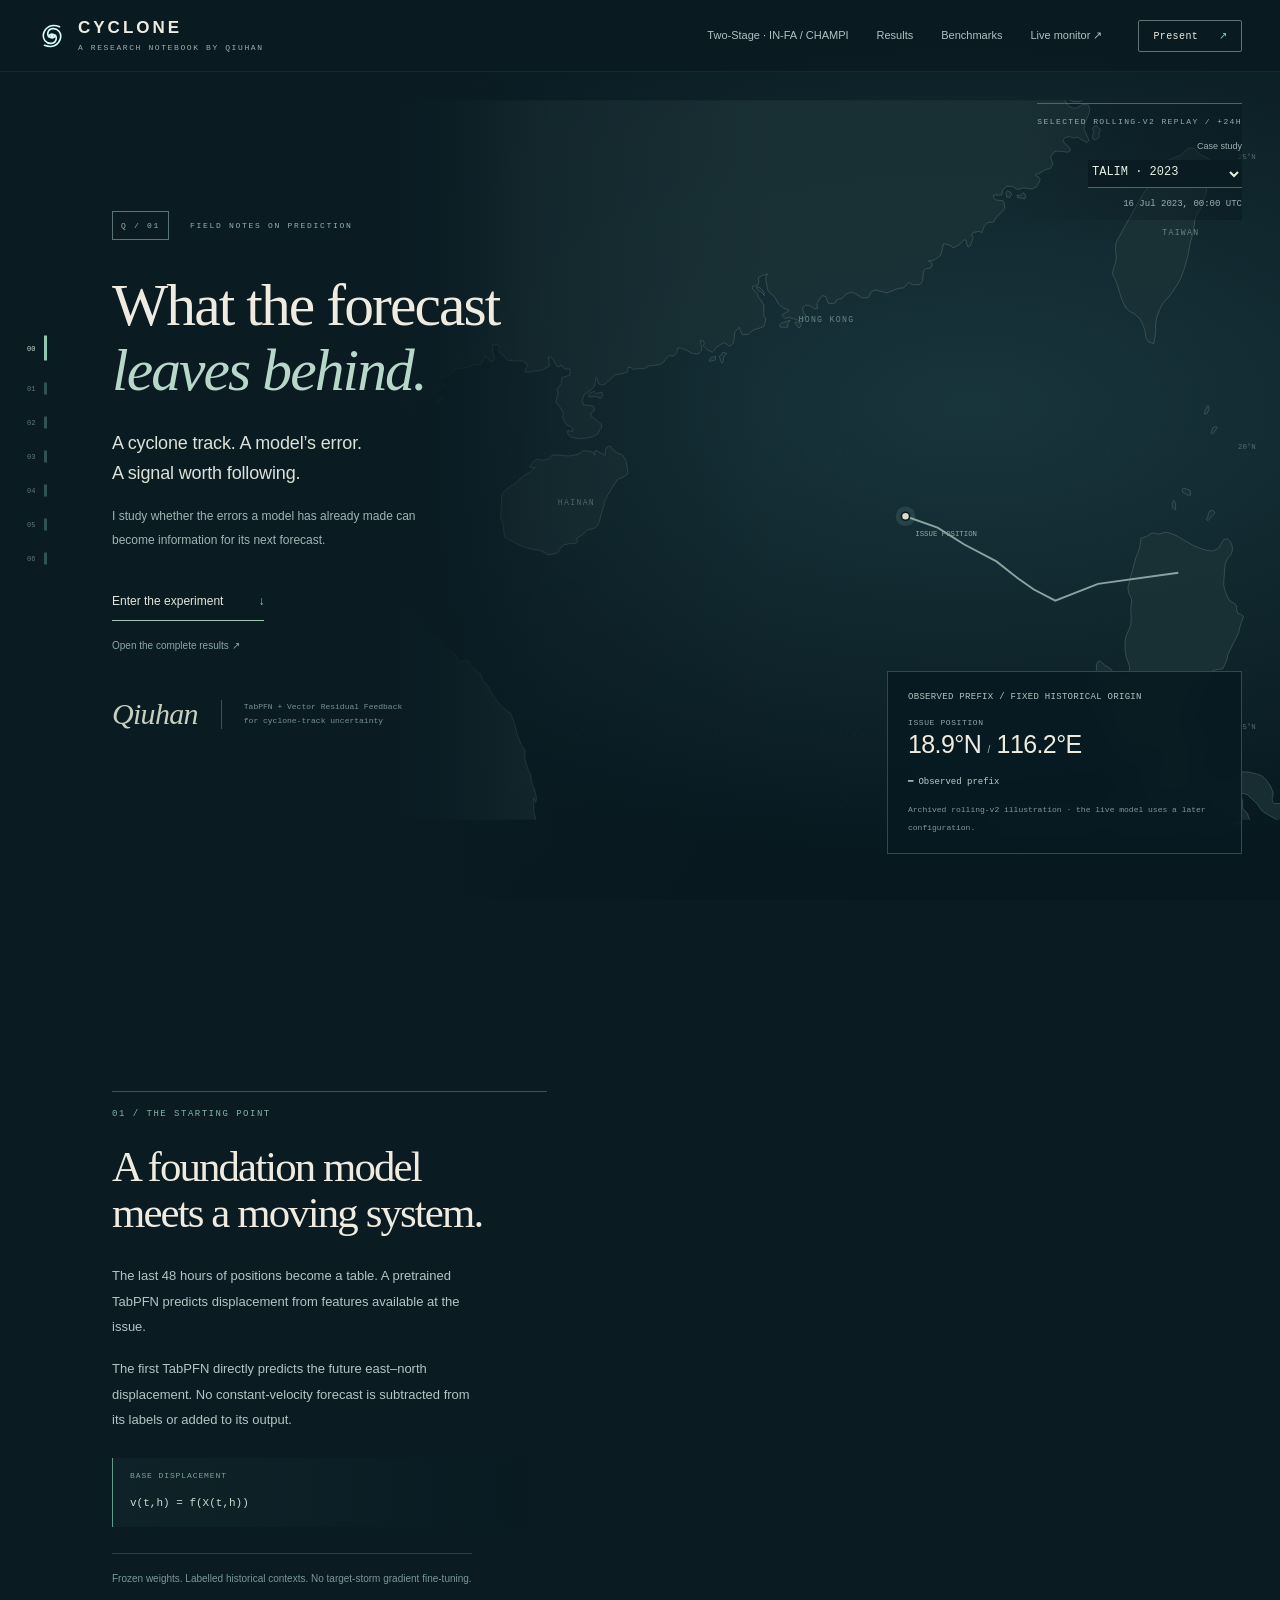
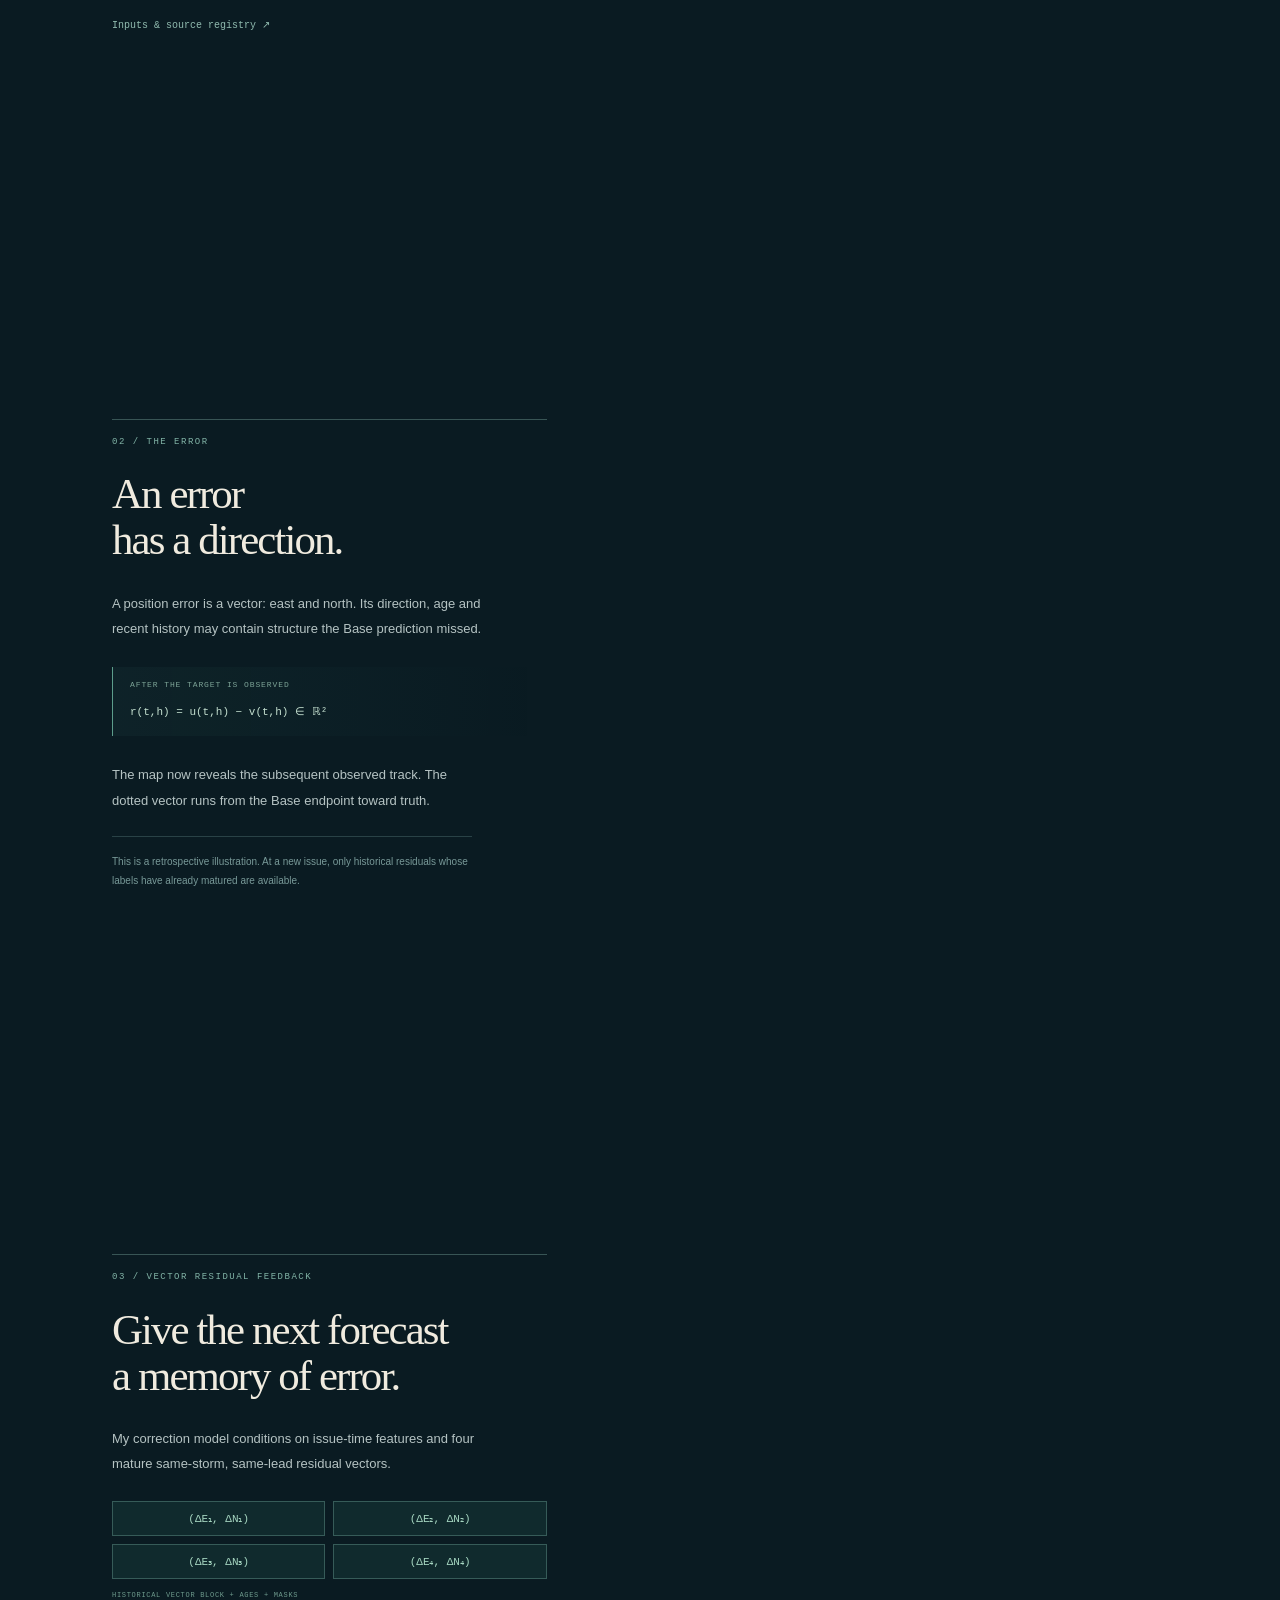
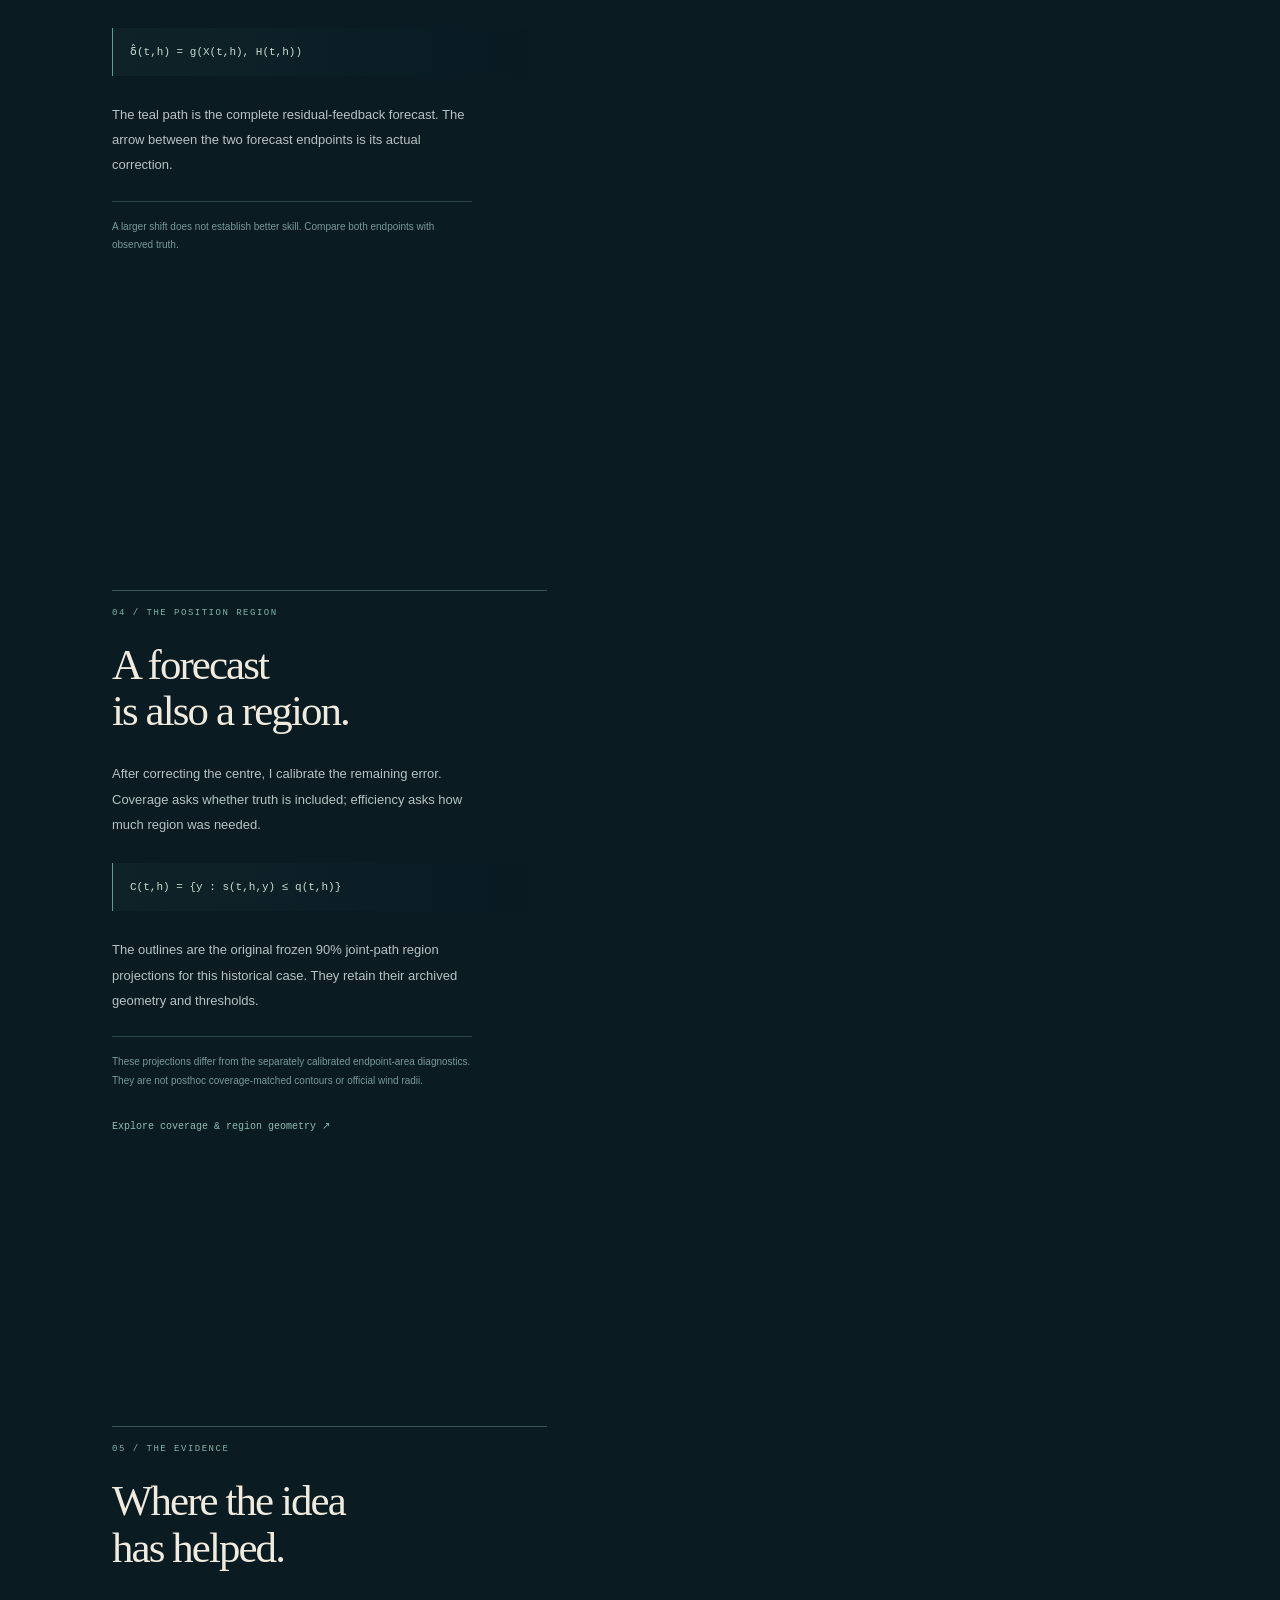
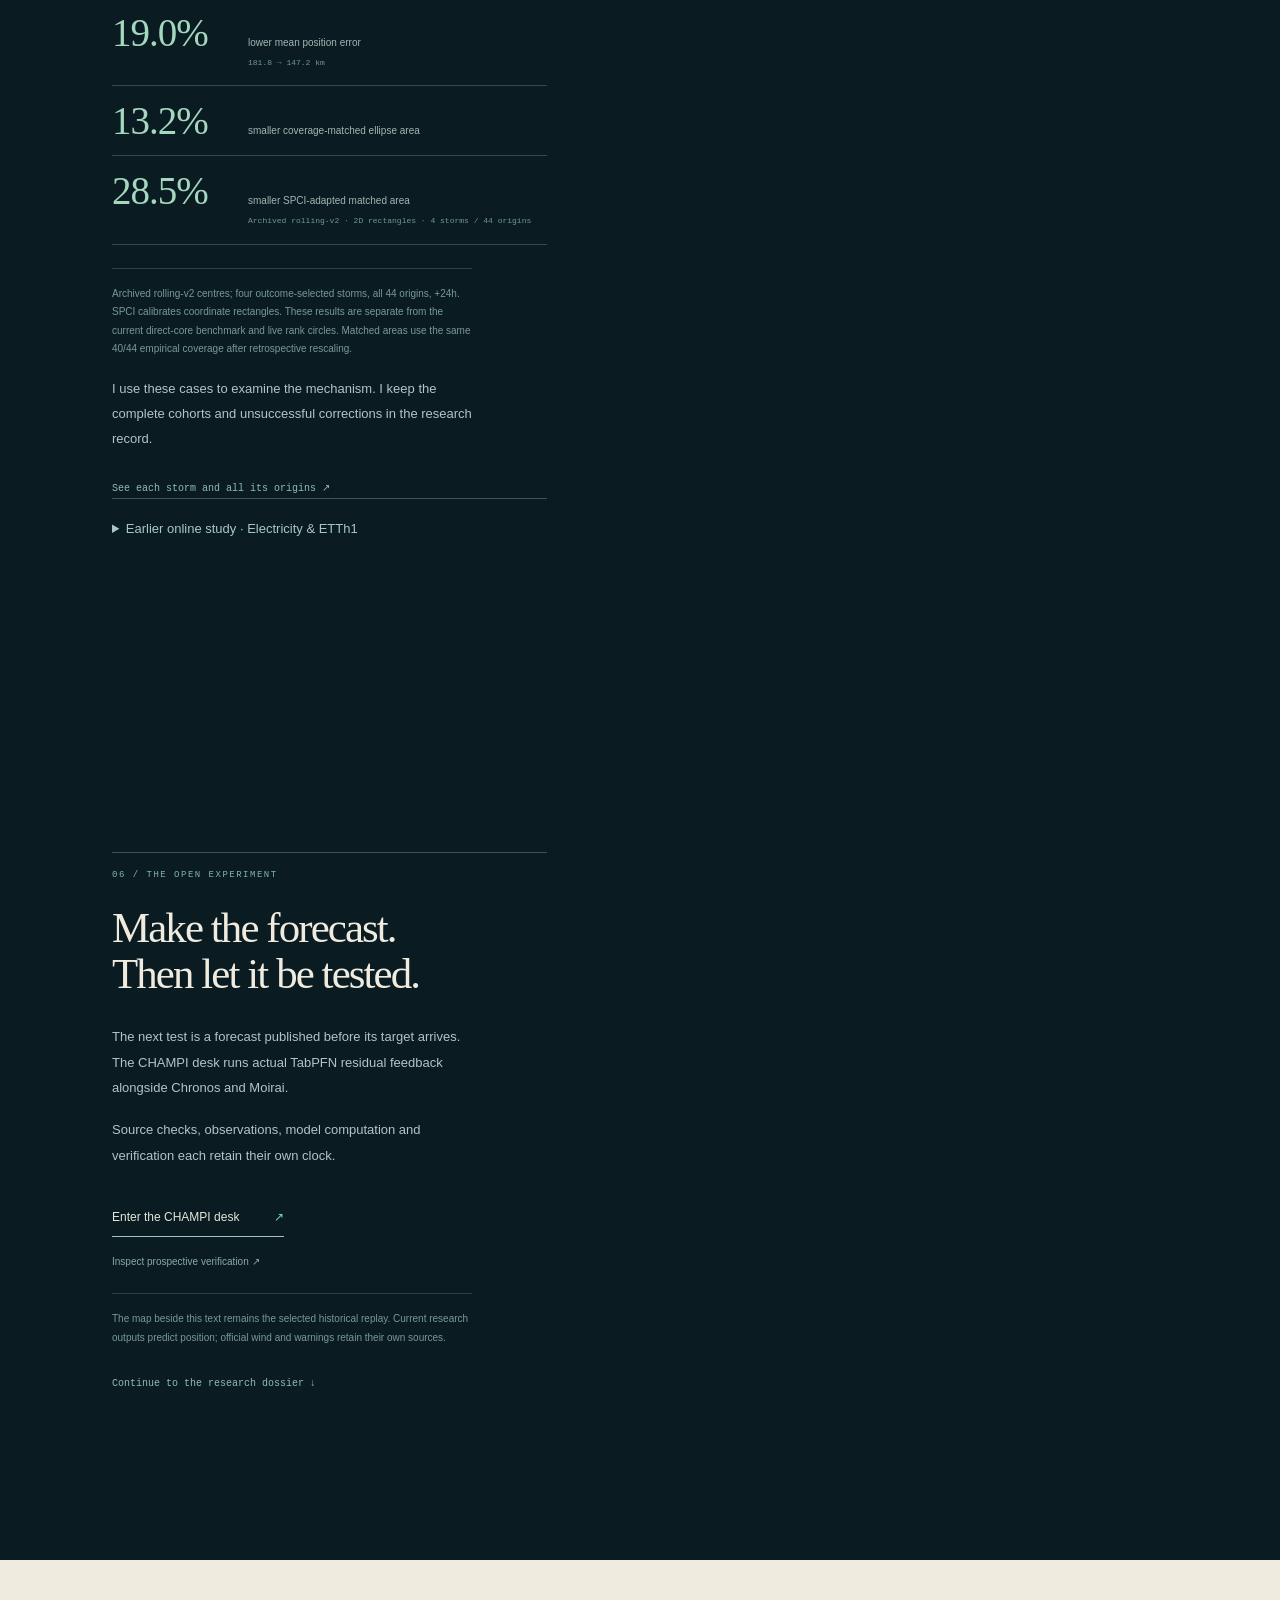
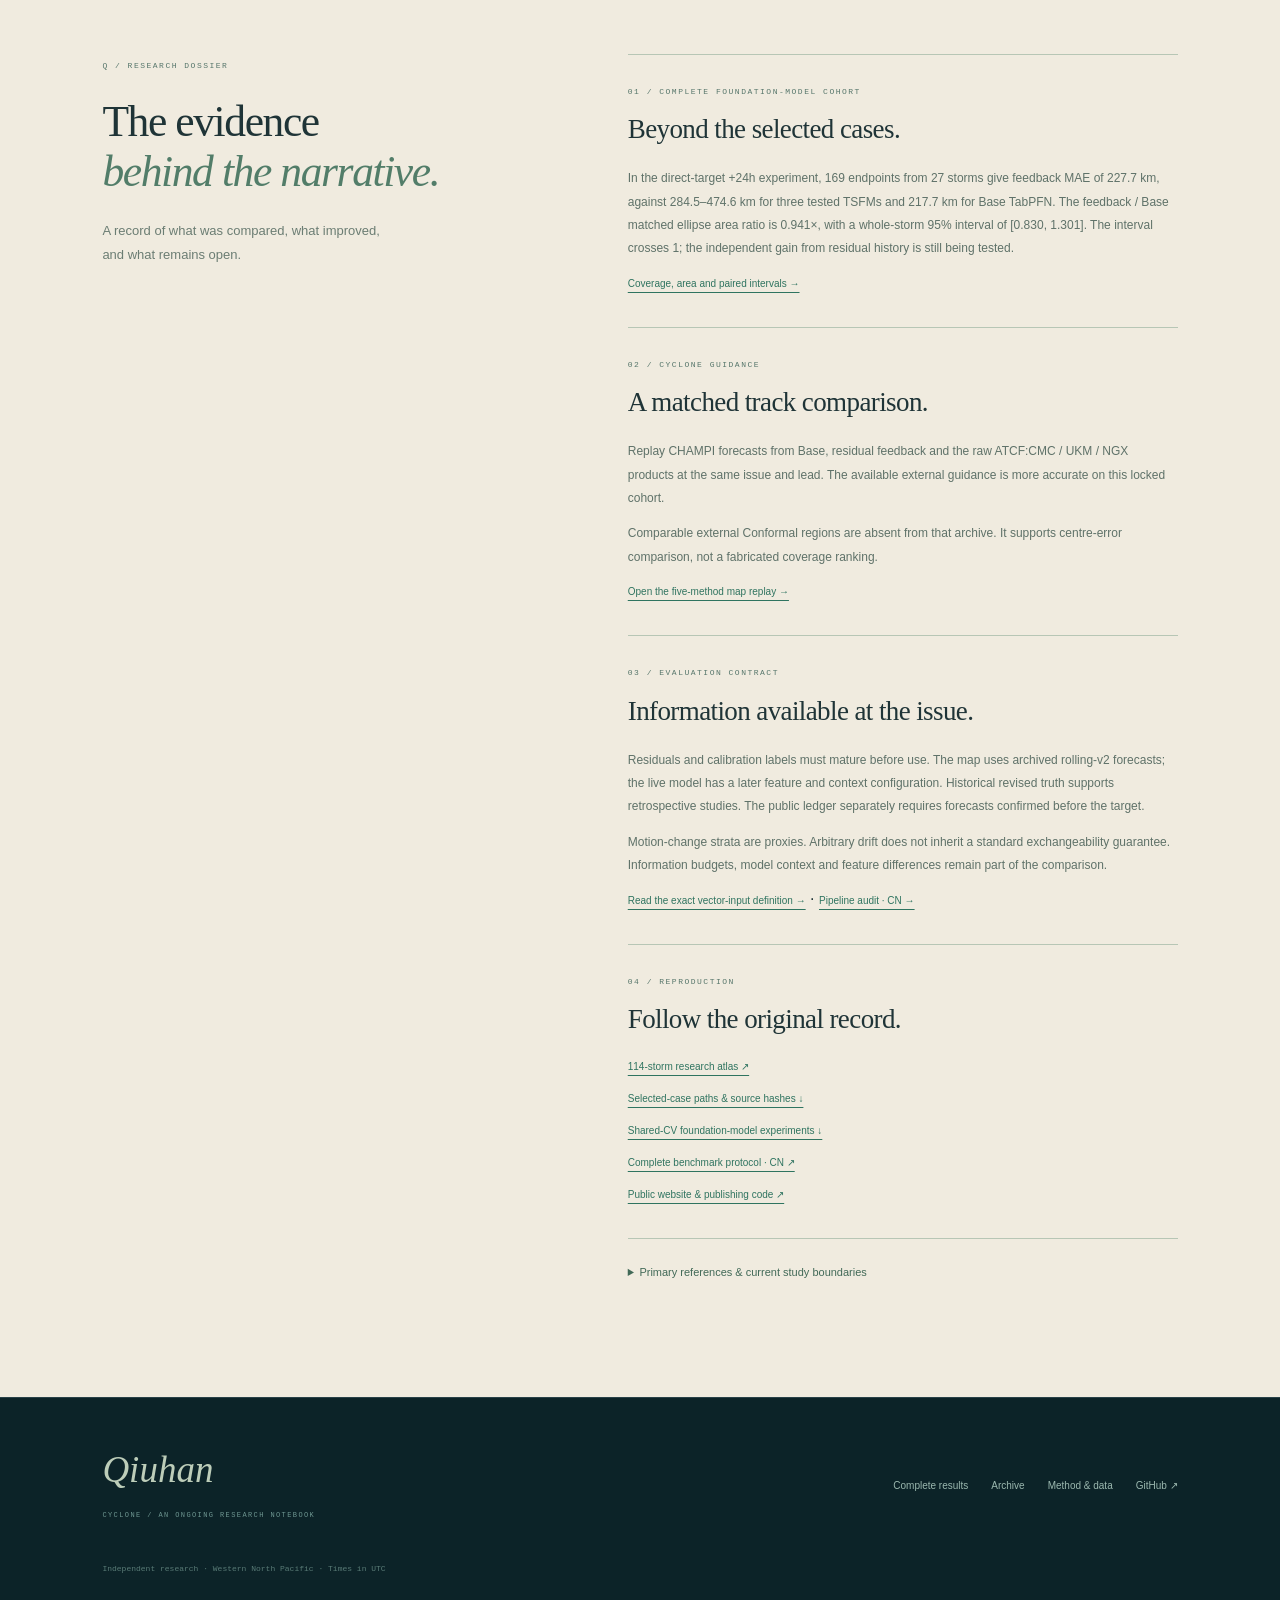
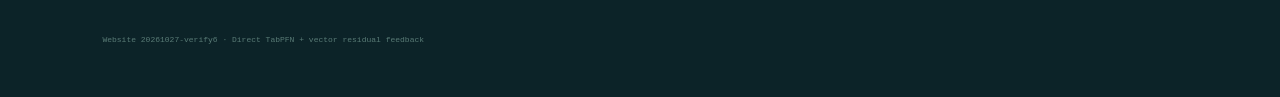
<file: site/research-briefing.html>
<!doctype html>
<html lang="en" data-site-version="20261027-verify6">
<head><meta charset="UTF-8"><meta name="viewport" content="width=device-width,initial-scale=1"><meta name="theme-color" content="#0a1b22"><meta name="description" content="A research notebook by Qiuhan. Explore real cyclone tracks, vector residual feedback and conformal uncertainty through a guided map narrative."><meta http-equiv="Content-Security-Policy" content="default-src 'self'; script-src 'self'; style-src 'self'; img-src 'self' data:; connect-src 'self'; object-src 'none'; base-uri 'self'"><title>CYCLONE / What the forecast leaves behind</title><link rel="icon" href="assets/mark.svg"><link rel="stylesheet" href="immersive.css?v=verify5"><script type="module" src="release-watch.mjs?v=verify5"></script><link rel="stylesheet" href="realdata-evidence.css?v=verify6"></head>
<body class="folio-body"><div id="site-update-notice" class="site-update-notice" role="status" hidden></div>
<a class="skip-link" href="#evidence">Skip to research evidence</a>
<header class="folio-header"><a class="folio-brand" href="index.html"><img src="assets/mark.svg" width="28" height="28" alt=""><span>CYCLONE<small>A RESEARCH NOTEBOOK BY QIUHAN</small></span></a><nav aria-label="Research navigation"><a href="two-stage.html">Two-Stage · IN-FA / CHAMPI</a><a href="results.html">Results</a><a href="conformal-benchmark.html">Benchmarks</a><a href="algorithm-live.html">Live monitor ↗</a></nav><button id="present-toggle" class="present-toggle" disabled aria-pressed="false">Present <span>↗</span></button></header>
<nav id="chapter-rail" class="chapter-rail" aria-label="Research chapters"><a href="#opening" data-chapter="0" aria-current="step"><span>00</span><i></i><b>Question</b></a><a href="#formulation" data-chapter="1"><span>01</span><i></i><b>Base</b></a><a href="#residual" data-chapter="2"><span>02</span><i></i><b>Error</b></a><a href="#demonstration" data-chapter="3"><span>03</span><i></i><b>Feedback</b></a><a href="#uncertainty" data-chapter="4"><span>04</span><i></i><b>Region</b></a><a href="#evidence" data-chapter="5"><span>05</span><i></i><b>Evidence</b></a><a href="#protocol" data-chapter="6"><span>06</span><i></i><b>Next</b></a></nav>
<main>
<div id="journey" class="journey">
<div class="research-scene"><div class="scene-grain" aria-hidden="true"></div><div class="scene-map-wrap"><svg id="story-map" viewBox="0 0 1080 880" role="img" aria-label="Archived cyclone map: loading selected historical observations"></svg><div id="scene-caption" class="scene-caption">Actual archived coordinates · Natural Earth coastline</div></div><div class="scene-veil" aria-hidden="true"></div><div class="scene-meta"><span class="scope-label">SELECTED ROLLING-V2 REPLAY / +24H</span><label for="story-case">Case study</label><select id="story-case" disabled><option>TALIM · 2023</option></select><span id="story-issue">Loading the archived origin…</span></div><div class="scene-console"><p id="story-status" role="status">Opening the research record…</p><div id="story-readout" class="story-readout"></div><div id="story-key" class="story-key"></div><span class="scene-footnote">Archived rolling-v2 illustration · the live model uses a later configuration.</span></div></div>
<div class="research-narrative">
<section id="opening" class="story-chapter opening-chapter" data-step="0"><div class="chapter-inner"><div class="chapter-overline"><span>Q / 01</span><span>FIELD NOTES ON PREDICTION</span></div><h1>What the forecast<br><em>leaves behind.</em></h1><p class="opening-deck">A cyclone track. A model’s error.<br>A signal worth following.</p><p class="author-line">I study whether the errors a model has already made can become information for its next forecast.</p><div class="opening-links"><a class="folio-link" href="#formulation">Enter the experiment <span>↓</span></a><a class="quiet-link" href="results.html">Open the complete results ↗</a></div><div class="author-signature"><span>Qiuhan</span><small>TabPFN + Vector Residual Feedback<br>for cyclone-track uncertainty</small></div></div></section>
<section id="formulation" class="story-chapter" data-step="1"><div class="chapter-inner"><span class="chapter-label">01 / THE STARTING POINT</span><h2>A foundation model<br>meets a moving system.</h2><p>The last 48 hours of positions become a table. A pretrained TabPFN predicts displacement from features available at the issue.</p><p>The first TabPFN directly predicts the future east–north displacement. No constant-velocity forecast is subtracted from its labels or added to its output.</p><div class="notebook-equation"><small>BASE DISPLACEMENT</small><code>v(t,h) = f(X(t,h))</code></div><p class="margin-note">Frozen weights. Labelled historical contexts. No target-storm gradient fine-tuning.</p><a class="chapter-source" href="champi-pipeline.html">Inputs & source registry ↗</a></div></section>
<section id="residual" class="story-chapter" data-step="2"><div class="chapter-inner"><span class="chapter-label">02 / THE ERROR</span><h2>An error<br>has a direction.</h2><p>A position error is a vector: east and north. Its direction, age and recent history may contain structure the Base prediction missed.</p><div class="notebook-equation"><small>AFTER THE TARGET IS OBSERVED</small><code>r(t,h) = u(t,h) − v(t,h) ∈ ℝ²</code></div><p>The map now reveals the subsequent observed track. The dotted vector runs from the Base endpoint toward truth.</p><p class="margin-note">This is a retrospective illustration. At a new issue, only historical residuals whose labels have already matured are available.</p></div></section>
<section id="demonstration" class="story-chapter" data-step="3"><div class="chapter-inner"><span class="chapter-label">03 / VECTOR RESIDUAL FEEDBACK</span><h2>Give the next forecast<br>a memory of error.</h2><p>My correction model conditions on issue-time features and four mature same-storm, same-lead residual vectors.</p><div class="residual-schema" aria-label="Input schema, not observed residual values"><span>(ΔE₁, ΔN₁)</span><span>(ΔE₂, ΔN₂)</span><span>(ΔE₃, ΔN₃)</span><span>(ΔE₄, ΔN₄)</span><small>HISTORICAL VECTOR BLOCK + AGES + MASKS</small></div><div class="notebook-equation"><code>δ̂(t,h) = g(X(t,h), H(t,h))</code></div><p>The teal path is the complete residual-feedback forecast. The arrow between the two forecast endpoints is its actual correction.</p><p class="margin-note">A larger shift does not establish better skill. Compare both endpoints with observed truth.</p></div></section>
<section id="uncertainty" class="story-chapter" data-step="4"><div class="chapter-inner"><span class="chapter-label">04 / THE POSITION REGION</span><h2>A forecast<br>is also a region.</h2><p>After correcting the centre, I calibrate the remaining error. Coverage asks whether truth is included; efficiency asks how much region was needed.</p><div class="notebook-equation"><code>C(t,h) = {y : s(t,h,y) ≤ q(t,h)}</code></div><p>The outlines are the original frozen 90% joint-path region projections for this historical case. They retain their archived geometry and thresholds.</p><p class="margin-note">These projections differ from the separately calibrated endpoint-area diagnostics. They are not posthoc coverage-matched contours or official wind radii.</p><a class="chapter-source" href="conformal-benchmark.html#cp-evidence">Explore coverage & region geometry ↗</a></div></section>
<section id="evidence" class="story-chapter evidence-chapter" data-step="5"><div class="chapter-inner"><span class="chapter-label">05 / THE EVIDENCE</span><h2>Where the idea<br>has helped.</h2><div id="story-evidence" class="story-evidence"><p>Loading the selected-cohort evidence…</p></div><p class="margin-note">Archived rolling-v2 centres; four outcome-selected storms, all 44 origins, +24h. SPCI calibrates coordinate rectangles. These results are separate from the current direct-core benchmark and live rank circles. Matched areas use the same 40/44 empirical coverage after retrospective rescaling.</p><p>I use these cases to examine the mechanism. I keep the complete cohorts and unsuccessful corrections in the research record.</p><a class="chapter-source" href="results.html">See each storm and all its origins ↗</a><details class="realdata-archived"><summary>Earlier online study · Electricity & ETTh1</summary><div id="realdata-highlight"></div></details></div></section>
<section id="protocol" class="story-chapter final-chapter" data-step="6"><div class="chapter-inner"><span class="chapter-label">06 / THE OPEN EXPERIMENT</span><h2>Make the forecast.<br>Then let it be tested.</h2><p>The next test is a forecast published before its target arrives. The CHAMPI desk runs actual TabPFN residual feedback alongside Chronos and Moirai.</p><p>Source checks, observations, model computation and verification each retain their own clock.</p><div class="opening-links"><a class="folio-link" href="champi.html">Enter the CHAMPI desk <span>↗</span></a><a class="quiet-link" href="algorithm-live.html#verification">Inspect prospective verification ↗</a></div><p class="margin-note">The map beside this text remains the selected historical replay. Current research outputs predict position; official wind and warnings retain their own sources.</p><a class="chapter-source" href="#resources">Continue to the research dossier ↓</a></div></section>
</div></div>
<section id="resources" class="research-dossier"><div class="dossier-title"><span class="paper-label">Q / RESEARCH DOSSIER</span><h2>The evidence<br><em>behind the narrative.</em></h2><p>A record of what was compared, what improved, and what remains open.</p></div><div class="dossier-body"><article><span class="paper-label">01 / COMPLETE FOUNDATION-MODEL COHORT</span><h3>Beyond the selected cases.</h3><p>In the direct-target +24h experiment, 169 endpoints from 27 storms give feedback MAE of 227.7 km, against 284.5–474.6 km for three tested TSFMs and 217.7 km for Base TabPFN. The feedback / Base matched ellipse area ratio is 0.941×, with a whole-storm 95% interval of [0.830, 1.301]. The interval crosses 1; the independent gain from residual history is still being tested.</p><a href="conformal-benchmark.html#cp-evidence">Coverage, area and paired intervals →</a></article><article><span class="paper-label">02 / CYCLONE GUIDANCE</span><h3>A matched track comparison.</h3><p>Replay CHAMPI forecasts from Base, residual feedback and the raw ATCF:CMC / UKM / NGX products at the same issue and lead. The available external guidance is more accurate on this locked cohort.</p><p>Comparable external Conformal regions are absent from that archive. It supports centre-error comparison, not a fabricated coverage ranking.</p><a href="conformal-benchmark.html#guidance-benchmark">Open the five-method map replay →</a></article><article><span class="paper-label">03 / EVALUATION CONTRACT</span><h3>Information available at the issue.</h3><p>Residuals and calibration labels must mature before use. The map uses archived rolling-v2 forecasts; the live model has a later feature and context configuration. Historical revised truth supports retrospective studies. The public ledger separately requires forecasts confirmed before the target.</p><p>Motion-change strata are proxies. Arbitrary drift does not inherit a standard exchangeability guarantee. Information budgets, model context and feature differences remain part of the comparison.</p><a href="assets/docs/DIRECT_VECTOR_FEEDBACK.md">Read the exact vector-input definition →</a> · <a href="assets/docs/C1_PIPELINE_AUDIT_CN.md">Pipeline audit · CN →</a></article><article><span class="paper-label">04 / REPRODUCTION</span><h3>Follow the original record.</h3><div class="dossier-links"><a href="research-atlas.html">114-storm research atlas ↗</a><a href="assets/feedback-showcase.json" download>Selected-case paths & source hashes ↓</a><a href="assets/tsfm-cv-sensitivity.json" download>Shared-CV foundation-model experiments ↓</a><a href="assets/docs/TSFM_CONFORMAL_BENCHMARK_CN.md">Complete benchmark protocol · CN ↗</a><a href="https://github.com/Qiuhan99/cyclone-tfm-live">Public website & publishing code ↗</a></div></article><details class="dossier-references"><summary>Primary references & current study boundaries</summary><p><b>Implementation naming.</b> The proposed method is TabPFN + Vector Residual Feedback. <a href="assets/docs/DIRECT_VECTOR_FEEDBACK.md">Current algorithm contract →</a> The active protocol is direct_vector_feedback_v1: v = f(X), r = u − v, v_RF = v + g(X, H). CV is excluded from the core method and retained only in explicitly labelled archived experiments. Raw identifiers <code>TabPFN CV-F2</code> and <code>TabPFN CV-F2 + C1</code> remain in the archived results for exact traceability.</p><p>F3 environmental steering and Regime-Gated correction are not active in the live pipeline. Unexposed seasons, controlled drift and aligned information budgets remain necessary next evaluations. The current live adapter tracks CHAMPI.</p><a href="https://arxiv.org/abs/2501.02945">Hoo et al. · From Tables to Time</a><a href="https://arxiv.org/abs/2107.07511">Angelopoulos & Bates · Conformal prediction</a><a href="https://arxiv.org/abs/2106.00170">Gibbs & Candès · Adaptive conformal inference</a><p>These sources motivate the research; their model configurations and theoretical guarantees are not attributed to this implementation.</p></details></div></section>
</main>
<footer class="folio-footer"><div class="footer-signature">Qiuhan<span>CYCLONE / AN ONGOING RESEARCH NOTEBOOK</span></div><nav aria-label="Archive links"><a href="results.html">Complete results</a><a href="research.html">Archive</a><a href="champi-pipeline.html">Method & data</a><a href="https://github.com/Qiuhan99/cyclone-tfm-live">GitHub ↗</a></nav><small>Independent research · Western North Pacific · Times in UTC</small><small class="site-version">Website 20261027-verify6 · Direct TabPFN + vector residual feedback</small></footer>
<div id="present-dock" class="present-dock" aria-label="Presentation controls" hidden><button id="present-prev" aria-label="Previous chapter">←</button><span id="present-position">00 / 06</span><button id="present-next" aria-label="Next chapter">→</button><span class="present-hint">Arrow keys · Esc to exit</span><button id="present-exit">Exit</button></div>
<noscript><p class="no-script">The complete research text is available without JavaScript. Enable JavaScript for the archived map and presentation controls, or <a href="results.html">open the results</a>.</p></noscript>
<script type="module" src="immersive.mjs?v=verify6"></script>
<script type="module" src="realdata-evidence.mjs?v=verify6"></script></body></html>
</file>
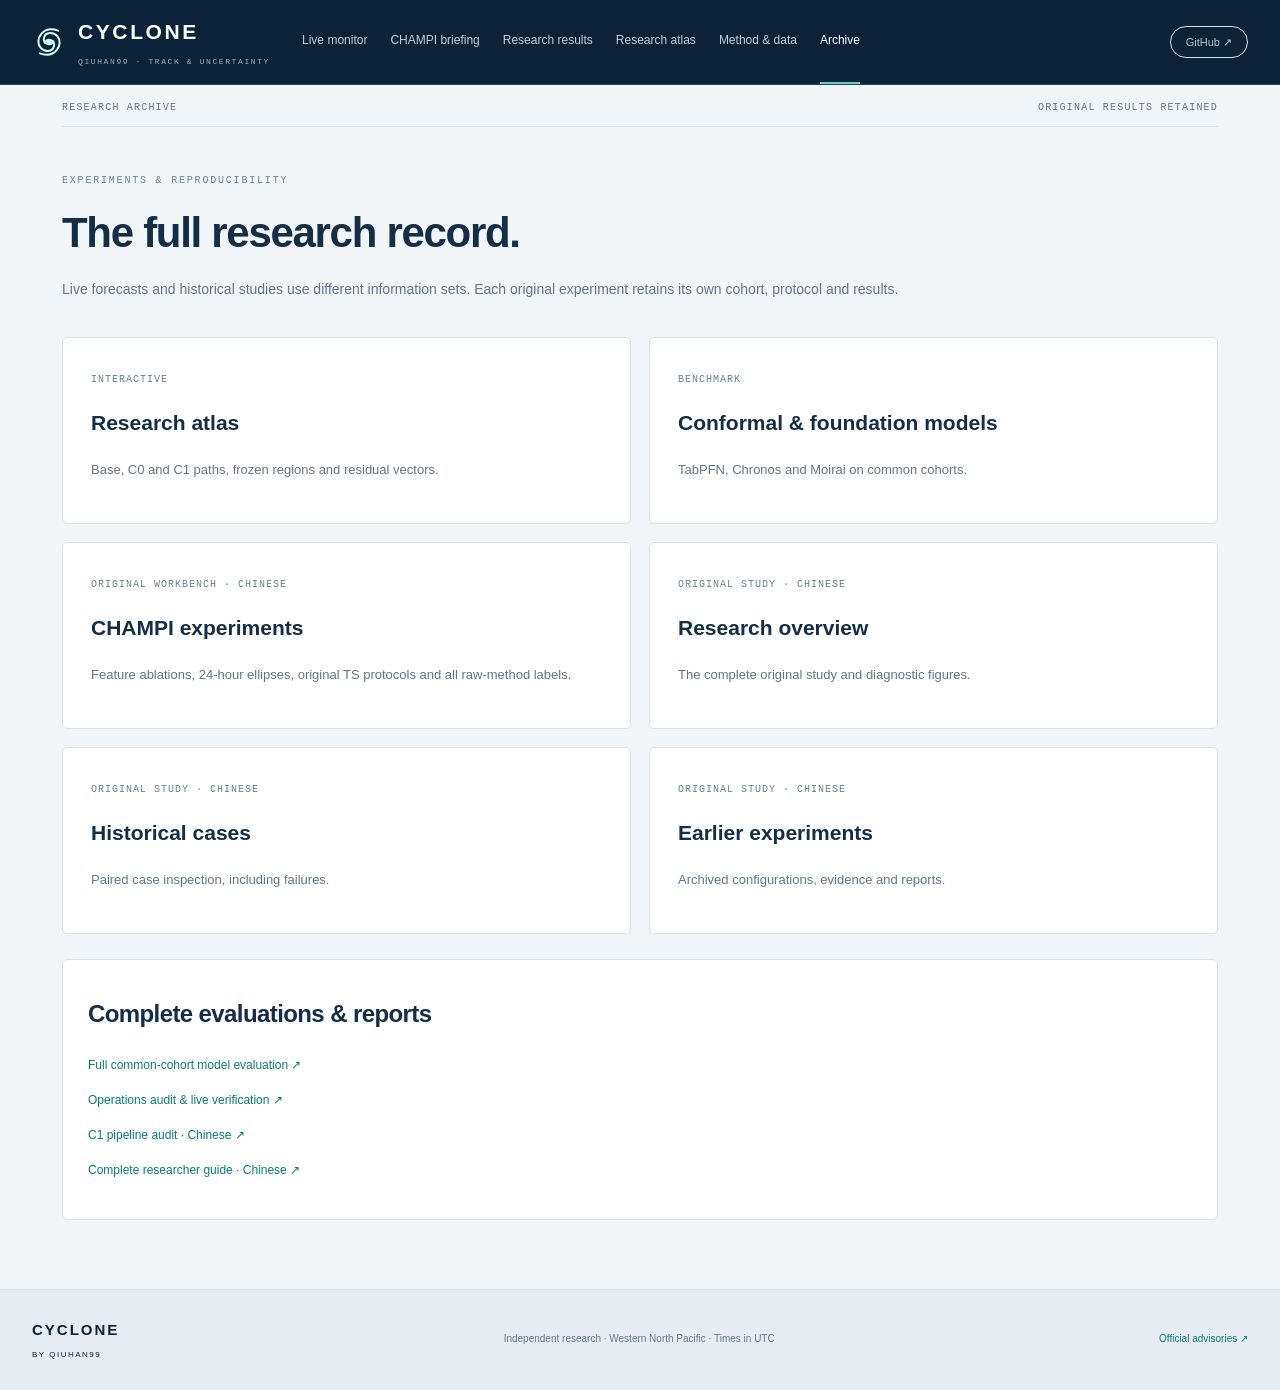
<file: site/research.html>
<!doctype html><html lang="en"><head><meta charset="UTF-8"><meta name="viewport" content="width=device-width,initial-scale=1"><meta name="theme-color" content="#0b2238"><meta name="description" content="CHAMPI track monitoring, TabPFN residual correction and prospective conformal verification."><meta http-equiv="Content-Security-Policy" content="default-src 'self'; script-src 'self'; style-src 'self' 'unsafe-inline'; img-src 'self' data: blob:; connect-src 'self'; object-src 'none'; base-uri 'self'"><title>CYCLONE / Research archive</title><link rel="icon" href="assets/mark.svg"><link rel="stylesheet" href="atlas.css"><link rel="stylesheet" href="algorithm-live.css"><link rel="stylesheet" href="conformal-evidence.css?v=terminal1"><link rel="stylesheet" href="terminal.css?v=verify5"></head><body><header class="atlas-header"><a class="atlas-brand" href="index.html"><img src="assets/mark.svg" width="34" height="34" alt=""><span>CYCLONE<small>QIUHAN99 · TRACK & UNCERTAINTY</small></span></a><nav aria-label="Main navigation"><a href="algorithm-live.html">Live monitor</a><a href="champi.html">CHAMPI briefing</a><a href="results.html">Research results</a><a href="research-atlas.html">Research atlas</a><a href="champi-pipeline.html">Method & data</a><a href="research.html" aria-current="page">Archive</a></nav><a class="github" href="https://github.com/Qiuhan99/cyclone-tfm-live">GitHub ↗</a></header><main class="algorithm-main terminal-main prose-page"><div class="basin-bar"><span>RESEARCH ARCHIVE</span><span>ORIGINAL RESULTS RETAINED</span></div><section class="page-heading"><span class="eyebrow">EXPERIMENTS & REPRODUCIBILITY</span><h1>The full research record.</h1><p>Live forecasts and historical studies use different information sets. Each original experiment retains its own cohort, protocol and results.</p></section><section class="archive-grid"><a href="research-atlas.html"><span>INTERACTIVE</span><h2>Research atlas</h2><p>Base, C0 and C1 paths, frozen regions and residual vectors.</p></a><a href="conformal-benchmark.html"><span>BENCHMARK</span><h2>Conformal & foundation models</h2><p>TabPFN, Chronos and Moirai on common cohorts.</p></a><a href="champi-research.html"><span>ORIGINAL WORKBENCH · CHINESE</span><h2>CHAMPI experiments</h2><p>Feature ablations, 24-hour ellipses, original TS protocols and all raw-method labels.</p></a><a href="research-overview.html"><span>ORIGINAL STUDY · CHINESE</span><h2>Research overview</h2><p>The complete original study and diagnostic figures.</p></a><a href="cases.html#lab"><span>ORIGINAL STUDY · CHINESE</span><h2>Historical cases</h2><p>Paired case inspection, including failures.</p></a><a href="historical.html#archive"><span>ORIGINAL STUDY · CHINESE</span><h2>Earlier experiments</h2><p>Archived configurations, evidence and reports.</p></a></section><section class="cp-contract"><h2>Complete evaluations & reports</h2><p><a href="conformal-benchmark.html">Full common-cohort model evaluation ↗</a></p><p><a href="assets/docs/OPERATIONS_TERMINAL_V1.md">Operations audit & live verification ↗</a></p><p><a href="assets/docs/C1_PIPELINE_AUDIT_CN.md">C1 pipeline audit · Chinese ↗</a></p><p><a href="assets/docs/WEBSITE_RESEARCHER_GUIDE_CN.md">Complete researcher guide · Chinese ↗</a></p></section></main><footer><span>CYCLONE <small>BY QIUHAN99</small></span><p>Independent research · Western North Pacific · Times in UTC</p><a href="https://www.nmc.cn/publish/typhoon/warning_index.html">Official advisories ↗</a></footer></body></html>
</file>
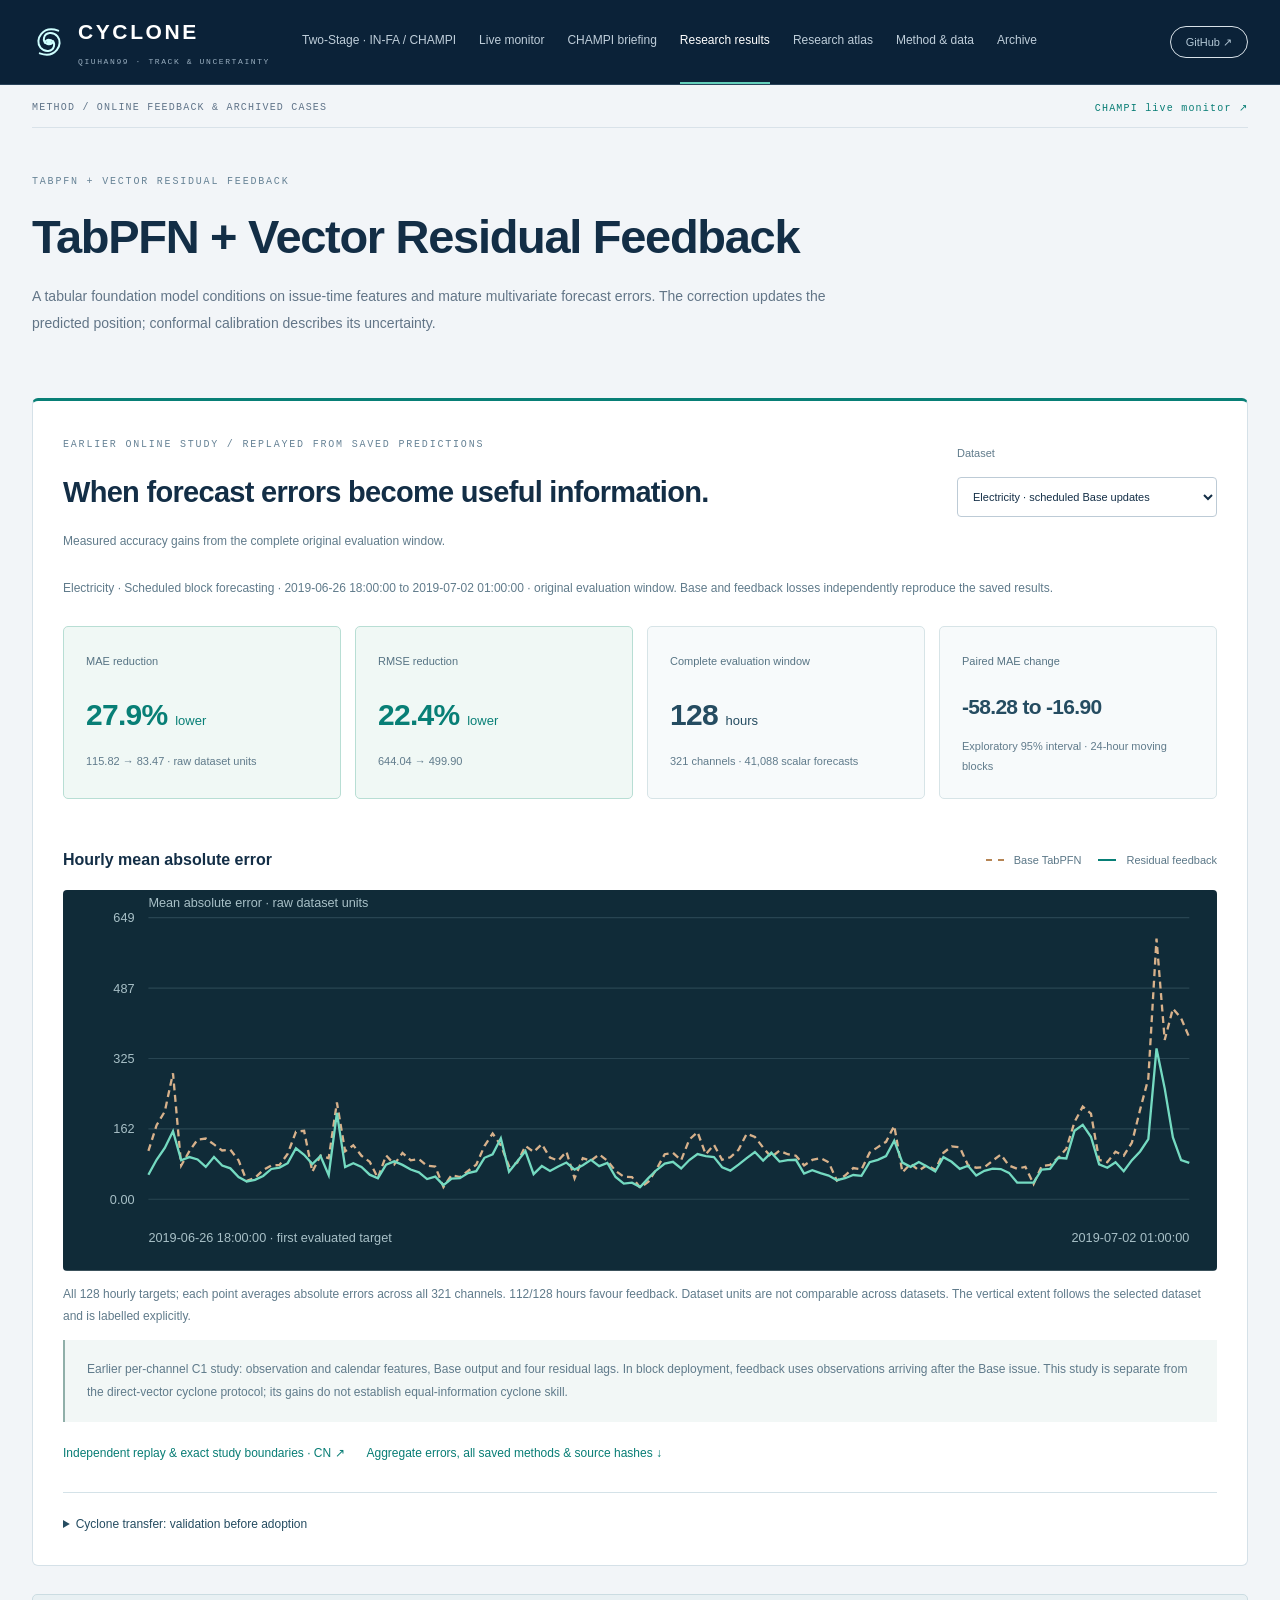
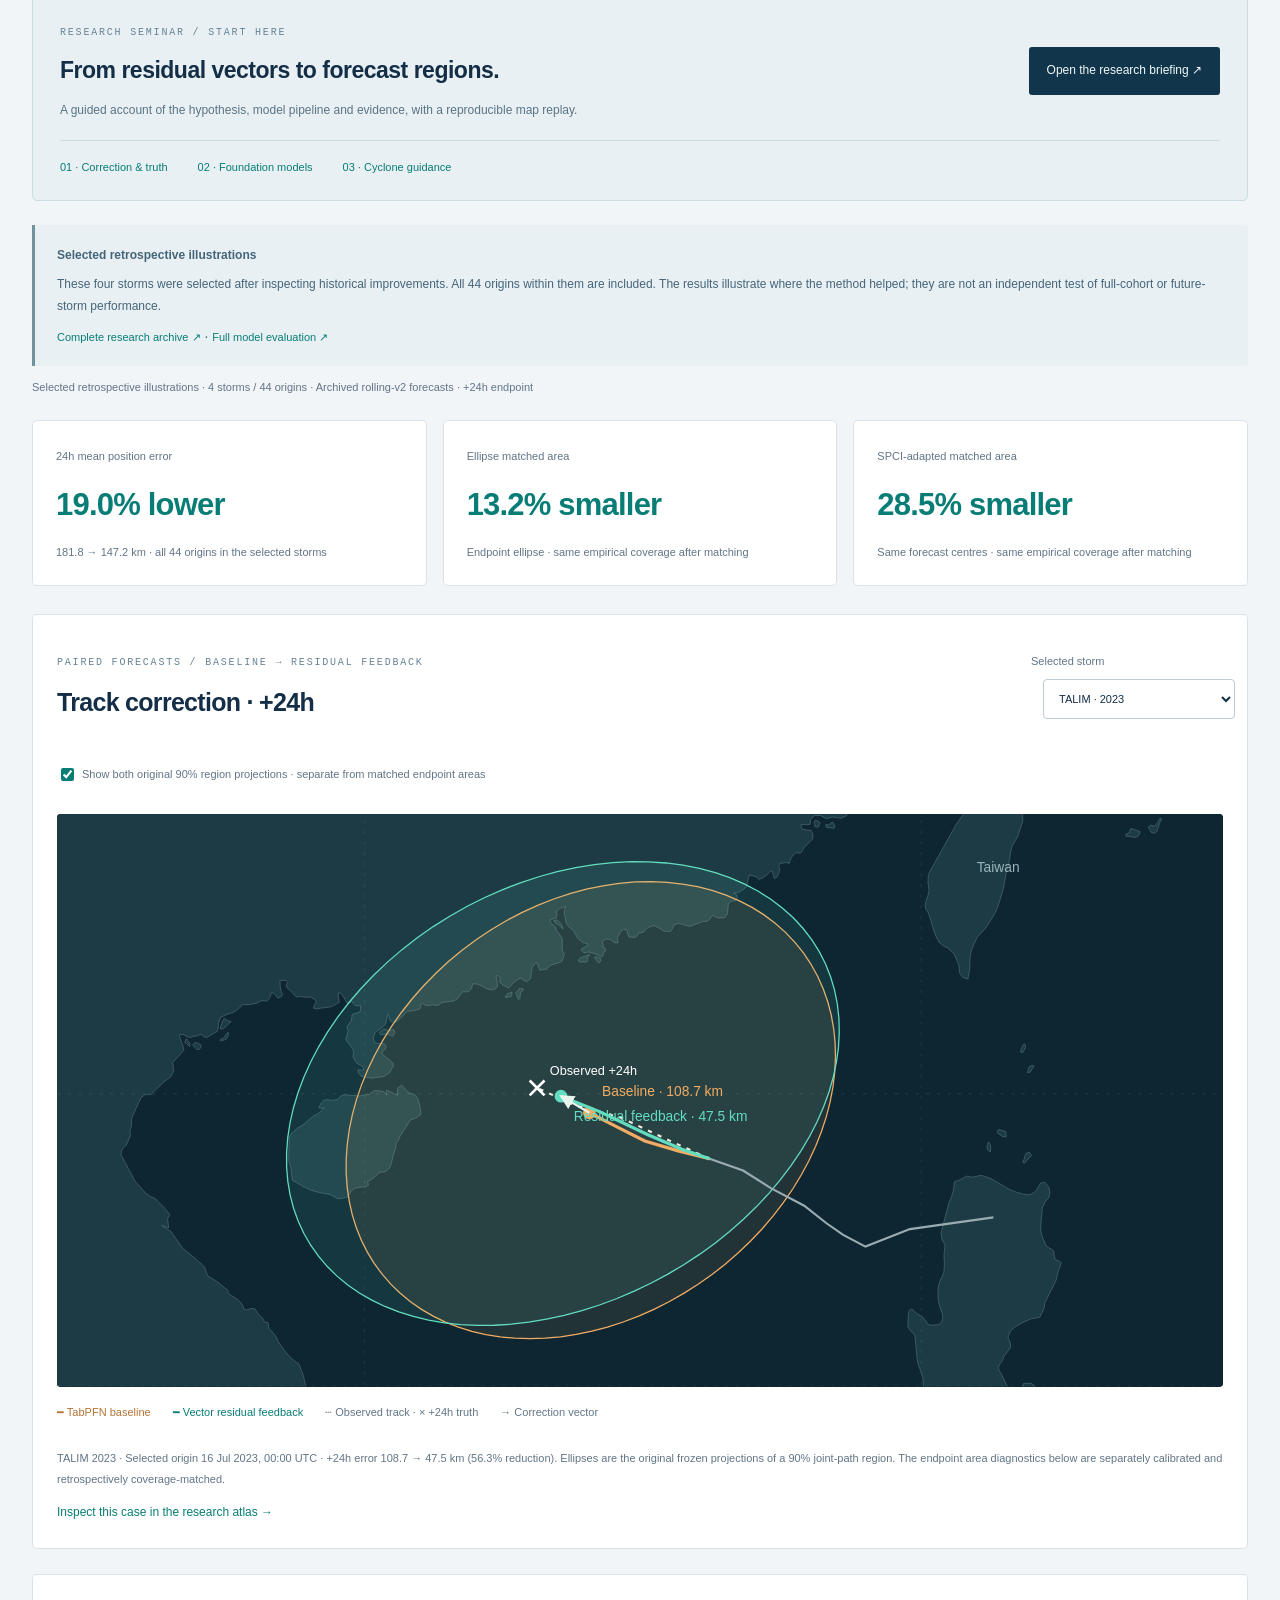
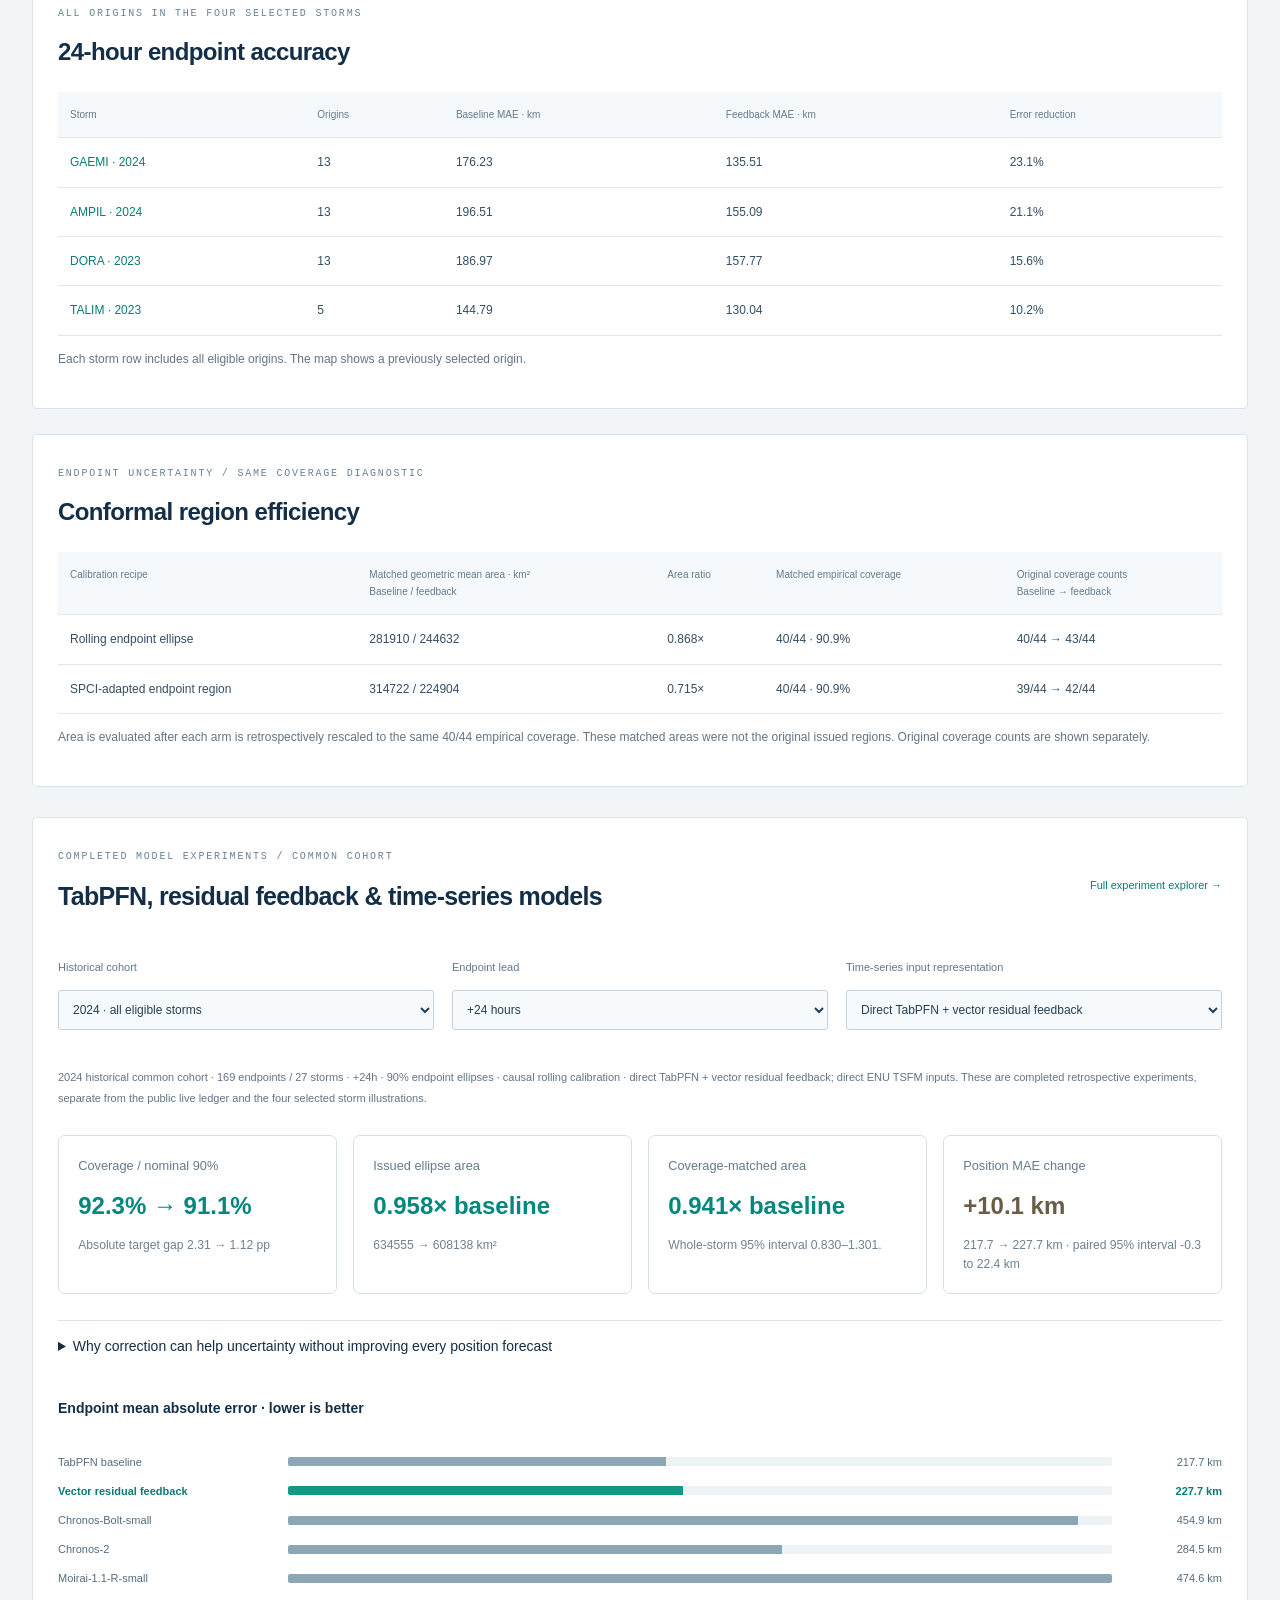
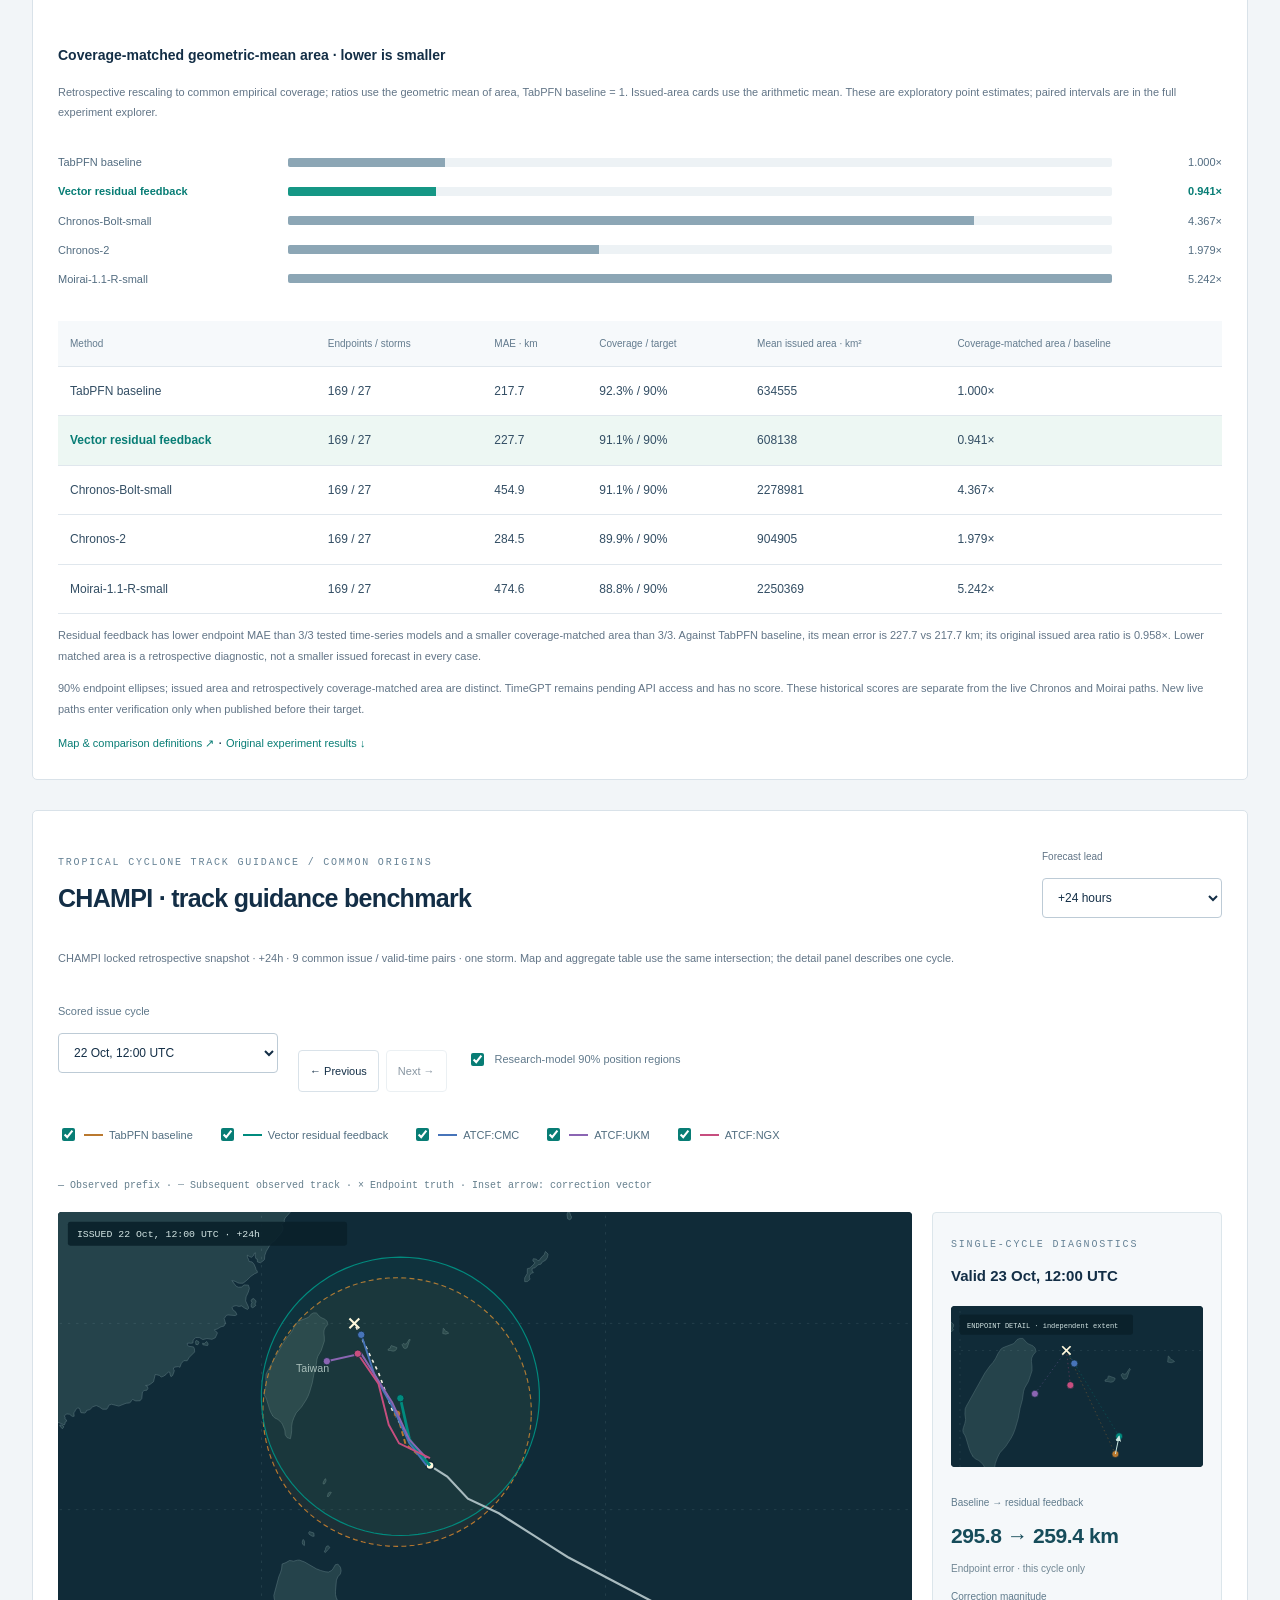
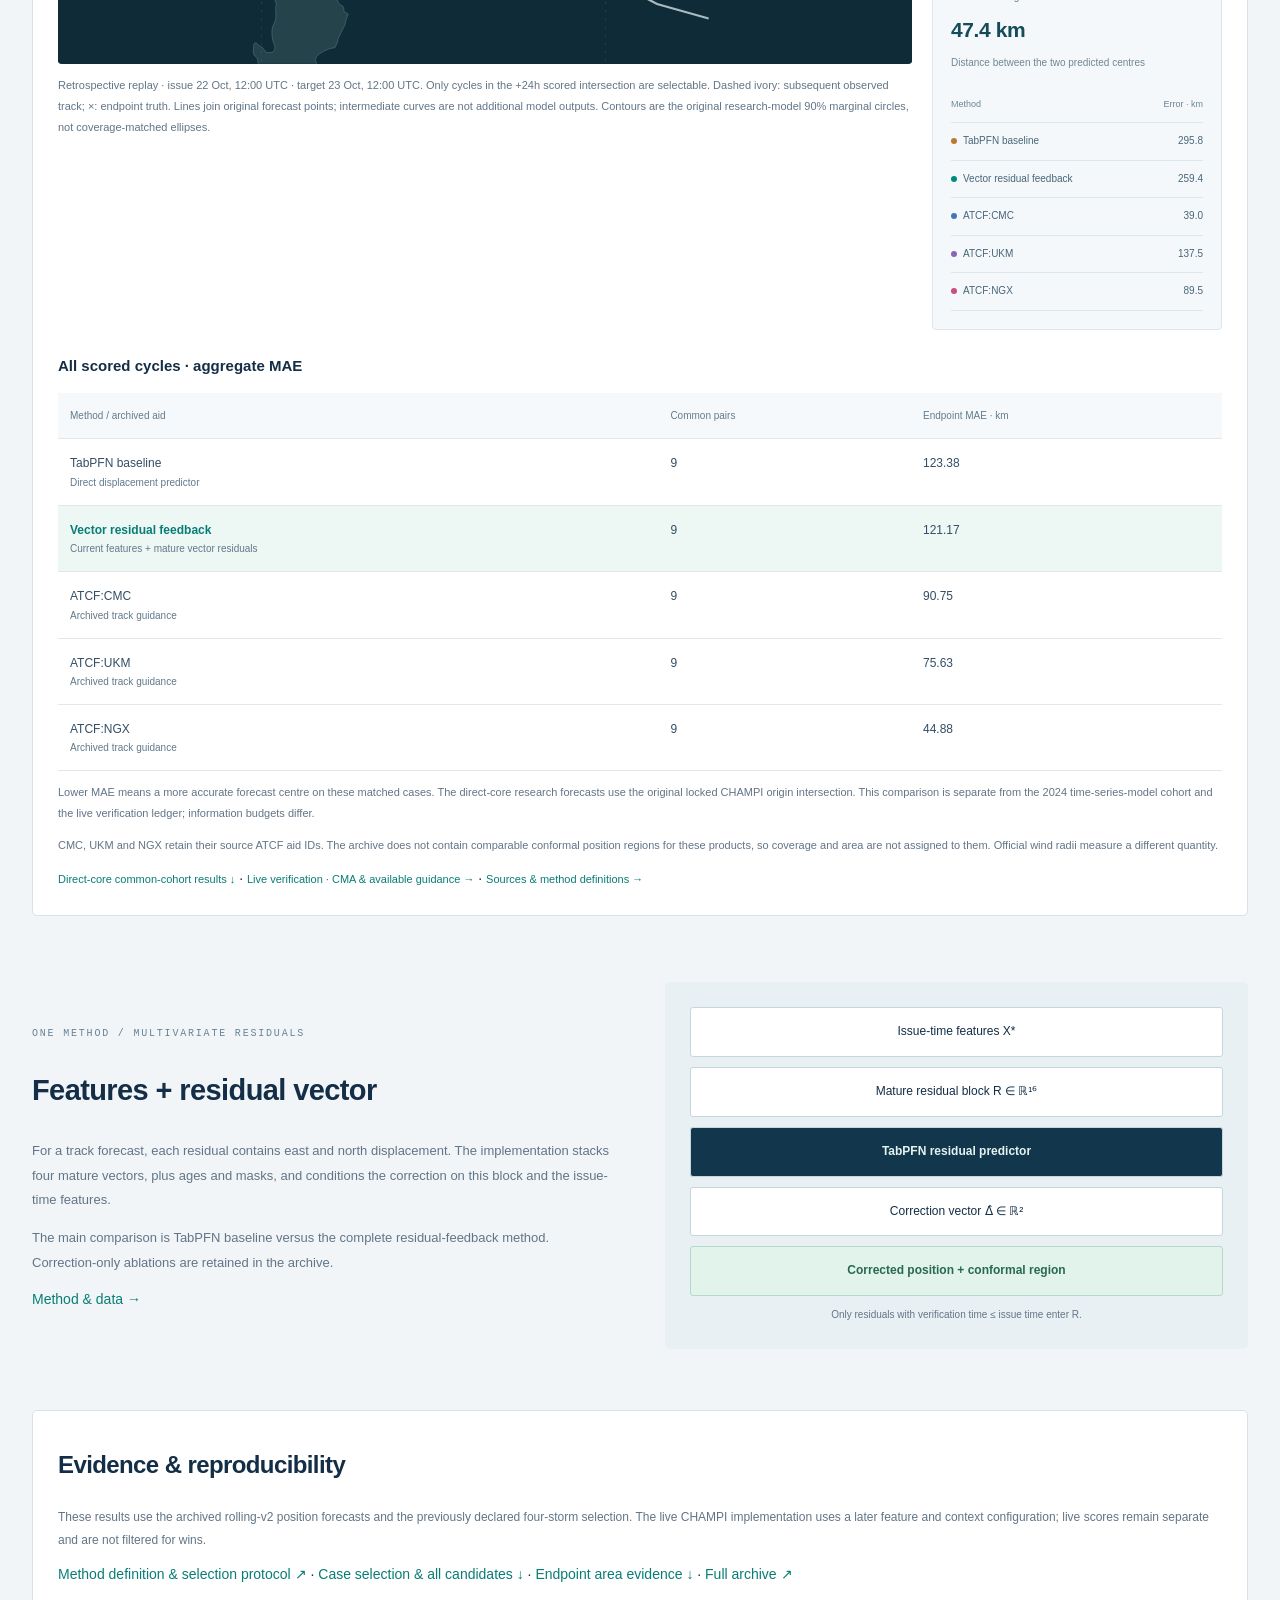
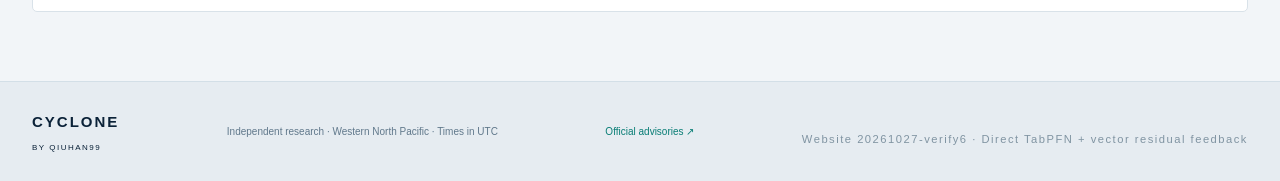
<file: site/results.html>
<!doctype html><html lang="en" data-site-version="20261027-verify6"><head><meta charset="UTF-8"><meta name="viewport" content="width=device-width,initial-scale=1"><meta name="theme-color" content="#0b2238"><meta name="description" content="TabPFN with vector residual feedback: selected cyclone-track results, conformal region efficiency and a live CHAMPI monitor."><meta http-equiv="Content-Security-Policy" content="default-src 'self'; script-src 'self'; style-src 'self' 'unsafe-inline'; img-src 'self' data: blob:; connect-src 'self'; object-src 'none'; base-uri 'self'"><title>CYCLONE / Vector residual feedback</title><link rel="icon" href="assets/mark.svg"><link rel="stylesheet" href="atlas.css"><link rel="stylesheet" href="algorithm-live.css"><link rel="stylesheet" href="conformal-evidence.css?v=terminal1"><link rel="stylesheet" href="terminal.css?v=verify5"><script type="module" src="release-watch.mjs?v=verify5"></script><link rel="stylesheet" href="realdata-evidence.css?v=verify6"></head><body><div id="site-update-notice" class="site-update-notice" role="status" hidden></div><header class="atlas-header"><a class="atlas-brand" href="index.html"><img src="assets/mark.svg" width="34" height="34" alt=""><span>CYCLONE<small>QIUHAN99 · TRACK & UNCERTAINTY</small></span></a><nav aria-label="Main navigation"><a href="two-stage.html">Two-Stage · IN-FA / CHAMPI</a><a href="algorithm-live.html">Live monitor</a><a href="champi.html">CHAMPI briefing</a><a href="results.html" aria-current="page">Research results</a><a href="research-atlas.html">Research atlas</a><a href="champi-pipeline.html">Method & data</a><a href="research.html">Archive</a></nav><a class="github" href="https://github.com/Qiuhan99/cyclone-tfm-live">GitHub ↗</a></header><main class="algorithm-main terminal-main"><div class="basin-bar"><span>METHOD / ONLINE FEEDBACK & ARCHIVED CASES</span><a href="algorithm-live.html">CHAMPI live monitor ↗</a></div><section class="page-heading results-heading"><span class="eyebrow">TABPFN + VECTOR RESIDUAL FEEDBACK</span><h1>TabPFN + Vector Residual Feedback</h1><p>A tabular foundation model conditions on issue-time features and mature multivariate forecast errors. The correction updates the predicted position; conformal calibration describes its uncertainty.</p></section><section id="realdata-lab" class="realdata-lab"><div class="realdata-heading"><div><span class="eyebrow">EARLIER ONLINE STUDY / REPLAYED FROM SAVED PREDICTIONS</span><h2>When forecast errors become useful information.</h2><p>Measured accuracy gains from the complete original evaluation window.</p></div><label>Dataset<select id="realdata-dataset"><option value="electricity">Electricity · scheduled Base updates</option><option value="etth1">ETTh1 · fresh Base at every origin</option></select></label></div><p id="realdata-scope" role="status">Loading the independently replayed evidence…</p><div id="realdata-metrics" class="realdata-cards"></div><div class="realdata-chart-head"><h3>Hourly mean absolute error</h3><span><i class="realdata-base"></i> Base TabPFN <i class="realdata-feedback"></i> Residual feedback</span></div><svg id="realdata-chart" viewBox="0 0 1000 330" role="img" aria-label="Complete original evaluation window: hourly cross-channel Base and residual-feedback errors"></svg><p id="realdata-chart-note" class="fine-print"></p><p class="realdata-boundary">Earlier per-channel C1 study: observation and calendar features, Base output and four residual lags. In block deployment, feedback uses observations arriving after the Base issue. This study is separate from the direct-vector cyclone protocol; its gains do not establish equal-information cyclone skill.</p><div class="realdata-links"><a href="assets/docs/REALDATA_FEEDBACK_REPLAY_CN.md">Independent replay & exact study boundaries · CN ↗</a><a href="assets/realdata-feedback-evidence.json" download>Aggregate errors, all saved methods & source hashes ↓</a></div><details class="realdata-transfer"><summary>Cyclone transfer: validation before adoption</summary><p>The direct equation remains v_RF = v + g(X, H). New candidates test six-hour issue spacing, causal context updates and same-lead contexts. They must reduce +24h MAE in the 2017 validation cohort before any test-season adoption.</p><div id="feedback-validation" class="algo-table"></div><a href="assets/docs/FEEDBACK_VALIDATION_CN.md">All candidate outcomes & reproducibility · CN ↗</a></details></section><section class="research-entry"><div><span class="eyebrow">RESEARCH SEMINAR / START HERE</span><h2>From residual vectors to forecast regions.</h2><p>A guided account of the hypothesis, model pipeline and evidence, with a reproducible map replay.</p></div><a class="research-primary-link" href="research-briefing.html">Open the research briefing ↗</a><nav aria-label="Research demonstration"><a href="#results-map">01 · Correction & truth</a><a href="#model-comparison">02 · Foundation models</a><a href="#guidance-benchmark">03 · Cyclone guidance</a></nav></section><div class="selection-scope"><b>Selected retrospective illustrations</b><p>These four storms were selected after inspecting historical improvements. All 44 origins within them are included. The results illustrate where the method helped; they are not an independent test of full-cohort or future-storm performance.</p><a href="research.html">Complete research archive ↗</a> · <a href="conformal-benchmark.html">Full model evaluation ↗</a></div><p id="results-status" class="muted" role="status">Loading frozen research evidence…</p><section id="results-metrics" class="results-metrics"></section><section class="results-map-card"><div class="section-heading"><div><span class="eyebrow">PAIRED FORECASTS / BASELINE → RESIDUAL FEEDBACK</span><h2>Track correction · +24h</h2></div><label>Selected storm<select id="results-case"></select></label></div><label class="results-region-toggle"><input type="checkbox" id="results-regions" checked>Show both original 90% region projections · separate from matched endpoint areas</label><svg id="results-map" viewBox="0 0 1100 540" role="img" aria-label="Selected historical baseline and residual-feedback paths with observed truth"></svg><div class="results-legend"><span>━ TabPFN baseline</span><span>━ Vector residual feedback</span><span>┄ Observed track · × +24h truth</span><span>→ Correction vector</span></div><p id="results-case-note" class="fine-print"></p><a id="results-map-link" href="research-atlas.html">Inspect this case in the research atlas →</a></section><section class="cp-contract"><span class="eyebrow">ALL ORIGINS IN THE FOUR SELECTED STORMS</span><h2>24-hour endpoint accuracy</h2><div class="algo-table"><table><thead><tr><th>Storm</th><th>Origins</th><th>Baseline MAE · km</th><th>Feedback MAE · km</th><th>Error reduction</th></tr></thead><tbody id="results-storms"></tbody></table></div><p>Each storm row includes all eligible origins. The map shows a previously selected origin.</p></section><section class="cp-contract"><span class="eyebrow">ENDPOINT UNCERTAINTY / SAME COVERAGE DIAGNOSTIC</span><h2>Conformal region efficiency</h2><div class="algo-table"><table><thead><tr><th>Calibration recipe</th><th>Matched geometric mean area · km²<br>Baseline / feedback</th><th>Area ratio</th><th>Matched empirical coverage</th><th>Original coverage counts<br>Baseline → feedback</th></tr></thead><tbody id="results-area"></tbody></table></div><p>Area is evaluated after each arm is retrospectively rescaled to the same 40/44 empirical coverage. These matched areas were not the original issued regions. Original coverage counts are shown separately.</p></section><section class="model-comparison verification-section" id="model-comparison"><div class="section-heading"><div><span class="eyebrow">COMPLETED MODEL EXPERIMENTS / COMMON COHORT</span><h2>TabPFN, residual feedback & time-series models</h2></div><a href="conformal-benchmark.html">Full experiment explorer →</a></div><div class="comparison-controls"><label>Historical cohort<select id="comparison-cohort"><option value="test" selected>2024 · all eligible storms</option><option value="champi">CHAMPI · locked snapshot</option></select></label><label>Endpoint lead<select id="comparison-lead"><option value="6">+6 hours</option><option value="12">+12 hours</option><option value="24" selected>+24 hours</option></select></label><label>Time-series input representation<select id="comparison-input"><option value="core" selected>Direct TabPFN + vector residual feedback</option><option value="shared">Archive · CV-assisted models</option><option value="direct">Archive · CV-assisted TabPFN / direct TSFMs</option></select></label></div><p id="comparison-scope" class="fine-print" role="status">Loading completed experiments…</p><div id="comparison-assessment" class="comparison-assessment" aria-label="Residual feedback versus its baseline"></div><details class="comparison-audit"><summary>Why correction can help uncertainty without improving every position forecast</summary><p id="comparison-diagnosis"></p><p>For a true vector residual r and estimated correction δ, the tangent squared-error gain is 2r·δ − ‖δ‖². Estimated corrections can point in the wrong direction or overshoot. Conformal coverage, region efficiency and position MAE are evaluated separately.</p><a href="assets/docs/DIRECT_FEEDBACK_AUDIT_CN.md">Audit and interpretation · Chinese →</a></details><h3>Endpoint mean absolute error · lower is better</h3><div id="comparison-bars" class="model-error-bars"></div><h3>Coverage-matched geometric-mean area · lower is smaller</h3><p class="fine-print">Retrospective rescaling to common empirical coverage; ratios use the geometric mean of area, TabPFN baseline = 1. Issued-area cards use the arithmetic mean. These are exploratory point estimates; paired intervals are in the full experiment explorer.</p><div id="comparison-area-bars" class="model-error-bars"></div><div class="algo-table"><table><thead><tr><th>Method</th><th>Endpoints / storms</th><th>MAE · km</th><th>Coverage / target</th><th>Mean issued area · km²</th><th>Coverage-matched area / baseline</th></tr></thead><tbody id="comparison-table"></tbody></table></div><p id="comparison-finding" class="fine-print"></p><p class="fine-print">90% endpoint ellipses; issued area and retrospectively coverage-matched area are distinct. TimeGPT remains pending API access and has no score. These historical scores are separate from the live Chronos and Moirai paths. New live paths enter verification only when published before their target.</p><a class="text-link" href="assets/docs/CONFORMAL_MAP_AND_MODEL_COMPARISON.md">Map & comparison definitions ↗</a> · <a id="comparison-source" class="text-link" href="assets/tsfm-cv-sensitivity.json" download>Original experiment results ↓</a></section><section class="verification-section guidance-benchmark" id="guidance-benchmark">
<div class="section-heading"><div><span class="eyebrow">TROPICAL CYCLONE TRACK GUIDANCE / COMMON ORIGINS</span><h2>CHAMPI · track guidance benchmark</h2></div><label class="verification-select">Forecast lead<select id="guidance-lead"><option value="6">+6 hours</option><option value="12">+12 hours</option><option value="24" selected>+24 hours</option><option value="48">+48 hours</option><option value="72">+72 hours</option></select></label></div>
<p id="guidance-scope" class="fine-print" role="status">Loading archived track guidance…</p>
<div class="guidance-map-controls"><label>Scored issue cycle<select id="guidance-issue"></select></label><div class="guidance-cycle-buttons"><button id="guidance-prev" aria-label="Previous scored cycle">← Previous</button><button id="guidance-next" aria-label="Next scored cycle">Next →</button></div><label class="check"><input id="guidance-regions" type="checkbox" checked>Research-model 90% position regions</label></div>
<div id="guidance-models" class="guidance-models" aria-label="Track layers"></div>
<p class="guidance-observation-key">— Observed prefix · ┄ Subsequent observed track · × Endpoint truth · Inset arrow: correction vector</p><div class="guidance-map-workspace"><div><svg id="guidance-map" viewBox="0 0 1040 550" role="img" aria-label="Matched CHAMPI baseline, residual feedback, CMC, UKM and NGX forecast tracks with observed truth"></svg><p id="guidance-map-note" class="fine-print"></p></div><aside class="guidance-cycle-card"><span class="eyebrow">SINGLE-CYCLE DIAGNOSTICS</span><h3 id="guidance-case-time">Forecast endpoint</h3><svg id="guidance-detail" viewBox="0 0 360 230" role="img" aria-label="Endpoint detail of the five forecasts and observed truth, at an independent extent"></svg><div id="guidance-case-metrics" class="guidance-case-metrics"></div><table class="guidance-case-table"><thead><tr><th>Method</th><th>Error · km</th></tr></thead><tbody id="guidance-case-table"></tbody></table></aside></div>
<h3 class="guidance-aggregate-title">All scored cycles · aggregate MAE</h3>

<div class="algo-table"><table><thead><tr><th>Method / archived aid</th><th>Common pairs</th><th>Endpoint MAE · km</th></tr></thead><tbody id="guidance-table"></tbody></table></div>
<p class="fine-print">Lower MAE means a more accurate forecast centre on these matched cases. The direct-core research forecasts use the original locked CHAMPI origin intersection. This comparison is separate from the 2024 time-series-model cohort and the live verification ledger; information budgets differ.</p>
<p class="fine-print">CMC, UKM and NGX retain their source ATCF aid IDs. The archive does not contain comparable conformal position regions for these products, so coverage and area are not assigned to them. Official wind radii measure a different quantity.</p>
<a class="text-link" href="assets/direct-guidance.json" download>Direct-core common-cohort results ↓</a> · <a class="text-link" href="algorithm-live.html#verification">Live verification · CMA & available guidance →</a> · <a class="text-link" href="champi-pipeline.html">Sources & method definitions →</a>
</section>
<section class="vector-overview"><div><span class="eyebrow">ONE METHOD / MULTIVARIATE RESIDUALS</span><h2>Features + residual vector</h2><p>For a track forecast, each residual contains east and north displacement. The implementation stacks four mature vectors, plus ages and masks, and conditions the correction on this block and the issue-time features.</p><p>The main comparison is TabPFN baseline versus the complete residual-feedback method. Correction-only ablations are retained in the archive.</p><a href="champi-pipeline.html">Method & data →</a></div><div class="vector-diagram"><span>Issue-time features X*</span><span>Mature residual block R ∈ ℝ¹⁶</span><b>TabPFN residual predictor</b><span>Correction vector Δ̂ ∈ ℝ²</span><strong>Corrected position + conformal region</strong><small>Only residuals with verification time ≤ issue time enter R.</small></div></section><section class="cp-contract"><h2>Evidence & reproducibility</h2><p>These results use the archived rolling-v2 position forecasts and the previously declared four-storm selection. The live CHAMPI implementation uses a later feature and context configuration; live scores remain separate and are not filtered for wins.</p><a href="assets/docs/VECTOR_RESIDUAL_FEEDBACK.md">Method definition & selection protocol ↗</a> · <a href="assets/selected-cases.json" download>Case selection & all candidates ↓</a> · <a href="assets/endpoint24-selected.json" download>Endpoint area evidence ↓</a> · <a href="research.html">Full archive ↗</a></section></main><footer><span>CYCLONE <small>BY QIUHAN99</small></span><p>Independent research · Western North Pacific · Times in UTC</p><a href="https://www.nmc.cn/publish/typhoon/warning_index.html">Official advisories ↗</a><small class="site-version">Website 20261027-verify6 · Direct TabPFN + vector residual feedback</small></footer><script type="module" src="results.mjs?v=compare2"></script><script type="module" src="model-comparison.mjs?v=verify5"></script><script type="module" src="guidance-benchmark.mjs?v=direct1"></script><script type="module" src="realdata-evidence.mjs?v=verify6"></script></body></html>
</file>
<file: site/immersive.css>
:root{color-scheme:dark;--ink:#0a1b22;--ink-deep:#07151b;--paper:#f0ebdf;--muted:#a5b5b8;--line:#314249;--teal:#72d8c2;--amber:#efb779;--sans:-apple-system,BlinkMacSystemFont,'Segoe UI',sans-serif;--serif:Georgia,'Times New Roman',serif;--mono:ui-monospace,SFMono-Regular,Menlo,monospace}
*{box-sizing:border-box}html{scroll-behavior:smooth;scroll-padding-top:65px}body{margin:0;background:var(--ink);color:var(--paper);font-family:var(--sans);-webkit-font-smoothing:antialiased}button,select{font:inherit}button,a,select{-webkit-tap-highlight-color:transparent}a{color:inherit;text-underline-offset:5px}button,select{cursor:pointer}button:disabled{opacity:.35;cursor:default}button:focus-visible,a:focus-visible,select:focus-visible,summary:focus-visible{outline:2px solid var(--teal);outline-offset:5px}button{color:var(--paper)}[hidden]{display:none!important}.skip-link{position:fixed;left:12px;top:-100px;z-index:100;padding:12px;background:var(--paper);color:var(--ink)}.skip-link:focus{top:12px}
.folio-header{position:fixed;top:0;left:0;right:0;height:72px;display:flex;align-items:center;gap:36px;padding:0 38px;background:#0a1b22e8;border-bottom:1px solid #ffffff0e;z-index:20;backdrop-filter:blur(16px)}.folio-brand{display:flex;align-items:center;gap:12px;text-decoration:none;flex-shrink:0}.folio-brand img{filter:brightness(1.4)}.folio-brand>span{font-size:17px;font-weight:650;letter-spacing:3px}.folio-brand small{display:block;font:8px/1.5 var(--mono);letter-spacing:1.6px;color:#9bafb0;margin-top:4px}.folio-header nav{margin-left:auto;display:flex;gap:28px}.folio-header nav a{font-size:11px;color:#b1c1c2;text-decoration:none}.folio-header nav a:hover{color:var(--paper)}.present-toggle{background:transparent;border:1px solid #627376;border-radius:2px;padding:9px 14px;font:10px var(--mono);letter-spacing:.4px}.present-toggle>span{margin-left:14px;color:var(--teal)}.present-toggle:hover{background:#1c353c}
.journey{position:relative;background:var(--ink)}.research-scene{position:sticky;top:0;height:100svh;min-height:640px;overflow:hidden;isolation:isolate}.scene-grain{position:absolute;inset:0;z-index:-1;background:radial-gradient(ellipse at 76% 45%,#19353c 0,transparent 65%),linear-gradient(160deg,#0a1b22,#07181f);pointer-events:none}.scene-map-wrap{position:absolute;right:0;top:80px;bottom:60px;width:69%;opacity:.95}.scene-map-wrap svg{width:100%;height:100%;display:block;overflow:visible}.scene-caption{position:absolute;bottom:1%;right:38px;color:#8a9fa2;font:9px/1.7 var(--mono);letter-spacing:.1px}.scene-veil{position:absolute;inset:0;background:linear-gradient(90deg,#0a1b22 0,#0a1b22 28%,#0a1b22ed 34%,#0a1b2255 43%,#0a1b2200 60%);pointer-events:none}.scene-meta{position:absolute;right:38px;top:103px;text-align:right;display:grid;justify-items:end;gap:9px}.scope-label{font:8px var(--mono);letter-spacing:1.4px;color:#8fb1ad;border-top:1px solid #4a6768;padding-top:13px}.scene-meta label{font-size:9px;color:#9db0b0;margin-top:6px}.scene-meta select{border:0;border-bottom:1px solid #4b6769;border-radius:0;background:#0a1b22;color:#e6efdf;padding:4px 21px 7px 0;min-width:154px;font:12px var(--mono)}#story-issue{font:9px/1.6 var(--mono);color:#9cb1b2}.scene-console{position:absolute;right:38px;bottom:46px;width:355px;max-width:43vw;padding:18px 20px;background:#081a21dd;border:1px solid #31494e;backdrop-filter:blur(12px)}#story-status{font:9px/1.7 var(--mono);color:#b0c3c1;margin:0 0 13px;letter-spacing:.3px}.story-readout{display:flex;gap:28px;min-height:43px}.story-readout>div{flex:1}.story-readout span{display:block;font:8px var(--mono);color:#8fa8a8;letter-spacing:.6px;text-transform:uppercase}.story-readout strong{display:block;font-size:25px;line-height:1.4;font-weight:450;letter-spacing:-.6px;color:var(--paper);font-variant-numeric:tabular-nums}.story-readout strong>small{font-size:10px;letter-spacing:0;color:#9db4b4}.story-readout .readout-base strong{color:var(--amber)}.story-readout .readout-feedback strong{color:var(--teal)}.story-key{display:flex;flex-wrap:wrap;gap:9px 18px;margin:14px 0 11px;font:9px var(--mono);color:#bbccca}.story-key .key-base{color:var(--amber)}.story-key .key-feedback{color:var(--teal)}.scene-footnote{font:8px/1.7 var(--mono);color:#7e9a9c}.origin-pulse{animation:originPulse 4s ease-out infinite;transform-box:fill-box;transform-origin:center}.forecast-appear{animation:forecastAppear .65s ease-out both}@keyframes originPulse{0%,70%,100%{opacity:.15}30%{opacity:.45}}@keyframes forecastAppear{from{opacity:0}to{opacity:1}}
.research-narrative{position:relative;margin-top:-100svh;z-index:2;width:46%;pointer-events:none}.story-chapter{min-height:100svh;display:flex;align-items:center;padding:126px 42px 100px 112px;scroll-margin-top:0;pointer-events:none}.chapter-inner{width:100%;max-width:450px;pointer-events:auto}.opening-chapter{padding-top:142px}.opening-chapter .chapter-inner{max-width:510px}.chapter-overline{display:flex;align-items:center;gap:21px;margin-bottom:33px;color:#92b5ae;font:8px/1.7 var(--mono);letter-spacing:1.7px}.chapter-overline>span:first-child{border:1px solid #5a7474;padding:7px 8px;white-space:nowrap}.story-chapter h1,.story-chapter h2{font-family:var(--serif);font-weight:400;line-height:1.08;letter-spacing:-1.9px;margin:21px 0 27px;text-wrap:balance}.story-chapter h1{font-size:clamp(43px,4.65vw,78px);width:125%;max-width:590px}.story-chapter h1 em,.dossier-title h2 em{font-weight:400;color:#b7d8c9}.story-chapter h2{font-size:clamp(36px,3.35vw,58px)}.story-chapter p{font-size:13px;line-height:1.95;color:#b5c3c3;max-width:370px;margin:17px 0}.story-chapter .opening-deck{font-size:18px;line-height:1.65;color:#dde2d7;letter-spacing:-.15px}.story-chapter .author-line{font-size:12px;max-width:315px;color:#9fb5b3}.opening-links{display:flex;flex-direction:column;align-items:flex-start;gap:16px;margin-top:29px}.folio-link{display:inline-flex;justify-content:space-between;gap:35px;padding:11px 0 10px;border-bottom:1px solid #a0c8b5;text-decoration:none;color:#e2e7d9;font-size:12px;line-height:1.5}.folio-link span{color:var(--teal)}.quiet-link{color:#8ba7a7;font-size:10px;text-decoration:none;line-height:1.7}.quiet-link:hover,.chapter-source:hover{color:#e8eee2}.author-signature{display:flex;align-items:center;gap:23px;margin-top:43px}.author-signature>span{font-family:var(--serif);font-style:italic;font-size:30px;letter-spacing:-.7px;color:#c7d0be}.author-signature>small{font:8px/1.8 var(--mono);color:#759492;border-left:1px solid #3b5355;padding-left:22px}.chapter-label{display:block;font:9px/1.7 var(--mono);letter-spacing:1.5px;color:#82b4a7;padding-top:15px;border-top:1px solid #385555}.notebook-equation{border-left:1px solid #5c9d8b;padding:13px 0 13px 17px;margin:26px 0;background:linear-gradient(90deg,#73d8c20b,transparent)}.notebook-equation>small{font:8px var(--mono);letter-spacing:.9px;color:#7da497;display:block;margin-bottom:12px}.notebook-equation code{font:11px/2 var(--mono);color:#c3dfcf;white-space:normal;overflow-wrap:anywhere}.story-chapter p.margin-note{font-size:10px;line-height:1.85;color:#789998;max-width:360px;padding-top:16px;border-top:1px solid #294246;margin-top:23px}.chapter-source{display:inline-block;font:10px/1.8 var(--mono);color:#91bcb0;text-decoration:none;margin-top:11px}.residual-schema{display:grid;grid-template-columns:1fr 1fr;gap:8px;margin:24px 0}.residual-schema>span{border:1px solid #365b58;background:#102a2d;padding:10px 12px;text-align:center;font:11px var(--mono);color:#a6d6c1}.residual-schema>small{grid-column:1/-1;font:7px/1.7 var(--mono);letter-spacing:.7px;color:#6e9b8d;padding-top:3px}.story-evidence{margin:23px 0 20px}.story-evidence>div{display:flex;gap:24px;align-items:baseline;border-bottom:1px solid #304c4c;padding:15px 0}.story-evidence strong{font-family:var(--serif);font-size:39px;font-weight:400;line-height:1;letter-spacing:-1px;color:#a4d7bd;min-width:112px;font-variant-numeric:tabular-nums}.story-evidence span{font-size:10px;line-height:1.7;color:#a0b8b0}.story-evidence small{display:block;font:8px/1.8 var(--mono);color:#73998c;margin-top:5px}
.chapter-rail{position:fixed;left:27px;top:50%;transform:translateY(-50%);z-index:15;display:flex;flex-direction:column;gap:22px}.chapter-rail a{position:relative;display:flex;align-items:center;gap:9px;text-decoration:none;color:#5f7b7b;min-width:25px;min-height:12px}.chapter-rail a>span{font:7px var(--mono);transition:color .25s}.chapter-rail i{width:3px;height:12px;background:#315254;transition:height .25s,background .25s}.chapter-rail b{position:absolute;left:37px;background:#102a2d;color:#bfd9cb;font:8px var(--mono);padding:6px 9px;opacity:0;pointer-events:none;white-space:nowrap}.chapter-rail a:hover b,.chapter-rail a:focus-visible b{opacity:1}.chapter-rail [aria-current="step"]>span{color:#c7ded0}.chapter-rail [aria-current="step"] i{height:25px;background:#8bc9b0}
.research-dossier{position:relative;z-index:3;background:var(--paper);color:#1f3437;padding:94px 8vw 90px;display:grid;grid-template-columns:1fr 1.3fr;gap:8vw}.dossier-title{align-self:start;position:sticky;top:110px}.paper-label{font:8px/1.8 var(--mono);letter-spacing:1.5px;color:#56766b}.dossier-title h2{font:400 clamp(37px,3.4vw,58px)/1.15 var(--serif);letter-spacing:-1.4px;margin:23px 0}.dossier-title h2 em{color:#527d69}.dossier-title p{font-size:13px;line-height:1.85;color:#6b7d73;max-width:280px}.dossier-body article{border-top:1px solid #b7c6b5;padding:25px 0 34px}.dossier-body h3{font:400 27px/1.3 var(--serif);letter-spacing:-.6px;margin:13px 0 20px}.dossier-body p{font-size:12px;line-height:1.95;color:#5f7269;max-width:590px}.dossier-body a{font-size:10px;line-height:1.9;color:#2f7460}.dossier-links{display:flex;flex-direction:column;gap:13px}.dossier-references{border-top:1px solid #b7c6b5;padding:24px 0}.dossier-references summary{font-size:11px;line-height:1.8;cursor:pointer;color:#416957}.dossier-references>a{display:block;margin:12px 0}.folio-footer{position:relative;z-index:3;display:grid;grid-template-columns:1fr auto;gap:40px;padding:50px 8vw;background:#0c2328;border-top:1px solid #294248}.footer-signature{font:italic 37px var(--serif);color:#bdcdb9}.footer-signature>span{font:7px/1.9 var(--mono);letter-spacing:1.4px;color:#6e9691;display:block;margin-top:18px}.folio-footer nav{display:flex;gap:23px;align-items:center}.folio-footer nav a{font-size:10px;color:#9bb8af;text-decoration:none}.folio-footer>small{grid-column:1/-1;color:#597b76;font:8px/1.8 var(--mono)}.present-dock{position:fixed;left:50%;bottom:23px;transform:translateX(-50%);z-index:40;display:flex;align-items:center;gap:18px;background:#0a2027f2;backdrop-filter:blur(15px);border:1px solid #597b77;border-radius:3px;padding:8px 12px;color:#bfd7cd;font:10px var(--mono);box-shadow:0 5px 30px #0005}.present-dock button{padding:6px 9px;background:transparent;border:0;font-size:15px}.present-dock #present-exit{font:9px var(--mono);border-left:1px solid #3d5a59;border-radius:0;padding-left:18px}.present-hint{font-size:8px;color:#739d94}.is-presenting .folio-header nav{display:none}.is-presenting .present-toggle{margin-left:auto}.is-presenting .research-dossier,.is-presenting .folio-footer{display:none}.is-presenting .story-chapter h2{font-size:clamp(38px,3.7vw,64px)}.is-presenting .story-chapter p:not(.margin-note){font-size:14px}.no-script{padding:20px 7vw;color:#b4c9bd;font-size:12px;line-height:1.8}
@media(min-width:1700px){.story-chapter{padding-left:8vw;padding-right:7vw}.research-narrative{width:45%}.scene-map-wrap{right:1%;width:67%}.scene-console{right:4vw;width:385px}.scene-meta{right:4vw}.folio-header{padding:0 4vw}.chapter-inner{max-width:465px}}
@media(max-width:1150px){.folio-header{padding:0 24px;gap:24px}.folio-header nav{gap:19px}.research-narrative{width:49%}.story-chapter{padding-left:78px;padding-right:30px}.story-chapter h1{font-size:51px;width:116%}.story-chapter h2{font-size:40px}.scene-meta{right:25px}.scene-console{right:25px;width:300px}.scene-map-wrap{width:69%;right:-4%}.chapter-rail{left:19px}.story-chapter p{font-size:12px}.story-chapter .opening-deck{font-size:16px}.scene-caption{right:9%}}
@media(max-height:760px) and (min-width:851px){.story-chapter{padding-top:105px;padding-bottom:70px}.chapter-overline{margin-bottom:22px}.story-chapter h1{font-size:52px}.story-chapter h2{font-size:39px}.author-signature{margin-top:25px}.story-chapter p{font-size:12px;line-height:1.8}.opening-links{margin-top:20px;gap:12px}.scene-meta{top:93px}.scene-console{bottom:25px;padding:13px 16px}.story-evidence strong{font-size:31px}.research-scene{min-height:580px}}
@media(max-width:850px){.folio-header{height:60px;padding:0 19px;gap:16px}.folio-brand>span{font-size:13px;letter-spacing:2px}.folio-brand small{font-size:6px;letter-spacing:1px}.folio-brand img{width:24px;height:24px}.folio-header nav a:not(:last-child){display:none}.folio-header nav{gap:0}.present-toggle{font-size:8px;padding:8px 9px}.present-toggle>span{margin-left:7px}.chapter-rail{display:none}.research-scene{top:60px;height:53svh;min-height:330px;border-bottom:1px solid #2e4c4d;z-index:4}.scene-map-wrap{top:0;bottom:0;width:100%;right:0}.scene-map-wrap svg{height:100%;width:100%}.scene-veil{display:none}.scene-meta{top:13px;right:17px;gap:5px}.scope-label{font-size:6px;padding-top:6px;letter-spacing:.6px}.scene-meta label{display:none}.scene-meta select{font-size:9px;min-width:125px;padding:3px 16px 5px 0}.scene-meta #story-issue{font-size:7px}.scene-console{bottom:12px;right:17px;width:234px;max-width:60vw;padding:10px 12px}.scene-console #story-status{font-size:7px;line-height:1.5;margin-bottom:7px}.story-readout{min-height:30px;gap:12px}.story-readout strong{font-size:20px}.story-readout span{font-size:6px}.story-key{font-size:6px;gap:6px 12px;margin:6px 0}.scene-footnote{display:none}.scene-caption{left:17px;bottom:12px;right:auto;font-size:6px;max-width:140px;line-height:1.6}.research-narrative{width:100%;margin-top:0;z-index:2}.story-chapter{min-height:84svh;padding:48px 9vw 55px;align-items:center}.chapter-inner,.opening-chapter .chapter-inner{max-width:600px}.opening-chapter{padding-top:46px;min-height:78svh}.story-chapter h1{font-size:clamp(44px,8vw,64px);width:100%;max-width:590px}.story-chapter h2{font-size:clamp(38px,6vw,53px);max-width:520px}.story-chapter p{font-size:14px;max-width:520px}.story-chapter .author-line{font-size:13px;max-width:430px}.story-chapter .opening-deck{font-size:18px}.chapter-label{max-width:520px}.notebook-equation{max-width:520px}.residual-schema{max-width:380px}.story-evidence{max-width:460px}.story-chapter p.margin-note{max-width:500px;font-size:11px}.research-dossier{grid-template-columns:1fr;gap:36px;padding:54px 9vw}.dossier-title{position:static}.dossier-title h2{font-size:43px}.dossier-title p{max-width:440px}.dossier-body h3{font-size:27px}.folio-footer{padding:37px 9vw;grid-template-columns:1fr;gap:29px}.folio-footer nav{flex-wrap:wrap;gap:18px}.folio-footer>small{grid-column:auto}.is-presenting .research-scene{height:48svh;min-height:290px}.is-presenting .story-chapter{min-height:83svh}.is-presenting .story-chapter h2{font-size:39px}.present-dock{bottom:12px;gap:12px;max-width:calc(100vw - 24px)}.present-hint{display:none}}
@media(prefers-reduced-motion:reduce){html{scroll-behavior:auto}*,*::before,*::after{animation:none!important;transition:none!important}.origin-pulse{opacity:.25}}
.scene-meta{background:linear-gradient(90deg,transparent,#0a1b22a8);padding-left:18px;padding-bottom:9px}

.site-version{display:block;font:10px/1.6 ui-monospace,monospace;color:#82aa9d;margin-top:1rem;}.site-update-notice{padding:.8rem 1.5rem;background:#fff2d8;color:#544321;font:14px/1.5 system-ui;}.site-update-notice[hidden]{display:none;}
</file>
<file: site/realdata-evidence.css>
.realdata-lab{background:#fff;border:1px solid #d5e1e8;border-top:3px solid #087f76;padding:30px;border-radius:6px;margin:28px 0}.realdata-heading{display:flex;justify-content:space-between;align-items:start;gap:28px}.realdata-heading h2{font-size:29px;letter-spacing:-.7px;margin:14px 0}.realdata-heading p,.realdata-lab>p{font-size:12px;line-height:1.9;color:#607b8b}.realdata-heading label{display:grid;gap:8px;min-width:260px;font-size:11px;color:#607b8b}.realdata-heading select{background:#fff;max-width:100%}.realdata-cards{display:grid;grid-template-columns:repeat(4,minmax(0,1fr));gap:14px;margin:26px 0}.realdata-cards article{border:1px solid #d7e4e7;border-radius:5px;padding:22px;background:#f7fafb}.realdata-cards article.gain{border-color:#b8ded4;background:#f0f8f5}.realdata-cards span{font-size:11px;color:#577484}.realdata-cards strong{display:block;margin:18px 0 12px;font-size:30px;color:#254c61;font-weight:600;letter-spacing:-.7px;font-variant-numeric:tabular-nums}.realdata-cards .gain strong{color:#087f76}.realdata-cards strong small{font-size:13px;font-weight:400;letter-spacing:0}.realdata-cards .interval{font-size:21px}.realdata-cards p{font-size:11px;line-height:1.8;color:#607b8b;margin:0}.realdata-chart-head{display:flex;align-items:center;justify-content:space-between;gap:15px;margin-top:32px}.realdata-chart-head h3{font-size:16px}.realdata-chart-head>span{font-size:11px;color:#5b7787}.realdata-chart-head i{display:inline-block;width:18px;margin:0 7px 3px 14px}.realdata-base{border-top:2px dashed #b68554}.realdata-feedback{border-top:2px solid #087f76}#realdata-chart{display:block;width:100%;height:auto;border-radius:4px}.realdata-boundary{padding:18px 22px;border-left:2px solid #90afa9;background:#f2f7f6}.realdata-links{display:flex;gap:22px;flex-wrap:wrap;font-size:12px;margin:22px 0}.realdata-transfer{border-top:1px solid #d4e2e8;margin-top:28px;padding-top:20px;font-size:12px;line-height:1.9}.realdata-transfer summary{cursor:pointer;color:#254c61}.realdata-transfer>p{max-width:950px;color:#607b8b}.evidence-chapter #realdata-highlight{margin-bottom:36px}.realdata-highlight-number{font-family:Georgia,serif;font-size:82px;line-height:1.15;letter-spacing:-3px;color:#a6dfc9;margin:28px 0 14px}.realdata-highlight-number small{display:block;font-family:inherit;font-size:22px;line-height:1.8;letter-spacing:0;color:#b8d0cc}.realdata-highlight-values{font-size:13px!important;color:#97b9b6!important;letter-spacing:.7px}.realdata-archived{border-top:1px solid #355559;padding-top:22px}.realdata-archived summary{color:#a7c7c4;cursor:pointer;font-size:13px;margin-bottom:24px}@media(max-width:1100px){.realdata-cards{grid-template-columns:repeat(2,minmax(0,1fr))}.realdata-heading{flex-direction:column}.realdata-heading label{min-width:0;width:100%;max-width:420px}}@media(max-width:650px){.realdata-lab{padding:18px}.realdata-cards{grid-template-columns:1fr 1fr;gap:8px}.realdata-cards article{padding:15px}.realdata-cards strong{font-size:24px}.realdata-cards .interval{font-size:16px}.realdata-chart-head{display:block}.realdata-chart-head>span{display:block;margin-bottom:15px}.realdata-heading h2{font-size:24px}.realdata-highlight-number{font-size:64px}}
</file>
<file: site/atlas.css>
@import url('portal-upgrade.css');
:root{color-scheme:dark;--bg:#07151d;--panel:#10232c;--line:#28404b;--text:#e1ebe9;--muted:#96adb5;--mint:#8bdec4;--amber:#e1ae78;--purple:#b69ee0}*{box-sizing:border-box}body{margin:0;background:var(--bg);color:var(--text);font:14px/1.65 ui-sans-serif,-apple-system,BlinkMacSystemFont,'Segoe UI',sans-serif}a{color:inherit;text-decoration:none}button,select,input{font:inherit}button,select{background:#132b35;color:var(--text);border:1px solid var(--line);border-radius:7px}button{cursor:pointer;padding:8px 12px}button:hover{border-color:var(--mint)}button:disabled{opacity:.35;cursor:default}a:hover{color:var(--mint)}.atlas-header{display:flex;align-items:center;gap:32px;border-bottom:1px solid var(--line);padding:22px 3vw}.atlas-brand{display:flex;align-items:center;gap:14px;font-size:23px;letter-spacing:4px;font-weight:600}.atlas-brand small{display:block;font:9px/1.7 ui-monospace,monospace;letter-spacing:2px;color:var(--muted)}.atlas-header nav{display:flex;align-items:center;gap:25px;margin-left:auto;font-size:13px}.atlas-header nav a{color:var(--muted);padding:9px 0}.atlas-header nav .active{color:var(--mint);border-bottom:2px solid}.github{border:1px solid var(--line);border-radius:20px;padding:6px 15px;font-size:12px}main{max-width:1920px;margin:auto;padding:34px 3vw 50px}.atlas-heading{display:flex;align-items:center;justify-content:space-between;margin:0 0 30px;gap:25px}.eyebrow{font:10px/1.7 ui-monospace,monospace;letter-spacing:1.8px;color:#8eaaa9}.atlas-heading h1{font-size:clamp(28px,2.5vw,43px);font-weight:450;letter-spacing:-1px;margin:12px 0}.atlas-heading em{font-style:normal;color:var(--mint)}.atlas-heading p{margin:0;color:var(--muted)}.heading-stamp{border-left:1px solid var(--line);padding-left:25px;min-width:250px}.heading-stamp span,.heading-stamp small{display:block;color:var(--muted);font-size:11px}.heading-stamp strong{font-size:15px;font-weight:450;display:block;margin:6px 0}.atlas-workspace{display:grid;grid-template-columns:220px minmax(0,1fr) 270px;border:1px solid var(--line);border-radius:14px;overflow:hidden;background:#0b1c25}.atlas-controls{padding:20px;border-right:1px solid var(--line)}.mode-switch{display:flex;background:#07151d;padding:4px;border-radius:8px;margin-bottom:22px}.mode-switch button{flex:1;padding:7px 3px;border:0;background:none;font-size:12px;color:var(--muted)}.mode-switch .selected{background:#254339;color:var(--mint)}label{display:block;font-size:12px;color:var(--muted);margin:13px 0}select{display:block;width:100%;padding:9px 6px;margin:6px 0;font-size:12px}.control-pair{display:grid;grid-template-columns:1fr 1fr;gap:12px}.toggle{display:flex;align-items:center;gap:8px;margin:12px 0;font-size:12px}.toggle input{accent-color:var(--mint)}.layer-title{font-size:10px;color:#78939d;letter-spacing:1px;border-top:1px solid var(--line);margin-top:20px;padding-top:17px}.line{display:inline-block;width:19px;border-top:2px solid;vertical-align:middle;flex-shrink:0}.base{color:var(--amber)}.c0{color:var(--purple)}.c1{color:var(--mint)}.control-note{border-top:1px solid var(--line);padding-top:15px;font-size:11px;color:#8aa6b1;line-height:1.85;margin-top:18px}.control-link{display:block;margin-top:16px;font-size:11px;color:var(--mint)}.atlas-map-card{min-width:0;display:flex;flex-direction:column}.map-top{display:flex;align-items:center;justify-content:space-between;padding:17px 22px;gap:16px}.map-top h2{font-size:16px;font-weight:500;margin:4px 0 0}.badge{font:9px ui-monospace,monospace;letter-spacing:1px;color:var(--amber)}.badge.live{color:var(--mint)}.map-top button{font-size:11px;margin-left:5px;padding:6px 10px}.map-canvas{position:relative;flex:1;display:flex;align-items:center;background:#0e242f;border-block:1px solid var(--line);min-height:400px}#atlas-map{display:block;width:100%;height:auto;max-height:680px;touch-action:none;cursor:grab}#atlas-map-error{position:absolute;left:15px;bottom:10px;color:#f2b09e;background:#10232c}.map-legend{padding:15px 20px;display:flex;gap:16px;flex-wrap:wrap;font-size:10px;color:var(--muted)}.map-legend i{margin-right:5px}.map-timeline{display:flex;align-items:center;padding:0 20px 17px;gap:12px}.map-timeline input{min-width:50px;flex:1;accent-color:var(--mint)}.map-timeline span{font:10px ui-monospace,monospace;color:var(--muted)}.atlas-intelligence{border-left:1px solid var(--line);padding:22px;background:#11262f}.intel-title h2{font-size:16px;font-weight:450;margin:9px 0 18px}.intel-metrics>div{display:flex;justify-content:space-between;align-items:center;gap:10px;padding:12px 0;border-bottom:1px solid var(--line);font-size:12px;color:var(--muted)}.intel-metrics strong{font-size:20px;font-weight:450;color:var(--text);font-variant-numeric:tabular-nums}.intel-metrics small{font-size:11px}.verdict{margin:16px 0;font-size:12px;color:var(--mint);padding:12px;border:1px solid #355b50;border-radius:7px;background:#19382f55}.verdict.loss{color:#f0b3a0;border-color:#654c44;background:#543b331a}.intel-section{border-top:1px solid var(--line);padding-top:14px;margin-top:18px;font-size:11px;color:var(--muted);line-height:1.9}.intel-section h3{color:#c9dbdc;font-size:12px;font-weight:450;margin:0 0 9px}.evidence-strip{display:grid;grid-template-columns:repeat(3,1fr);gap:1px;margin:26px 0;background:var(--line);border:1px solid var(--line);border-radius:10px;overflow:hidden}.evidence-strip article{background:#0e2029;padding:23px 25px}.evidence-strip span{font:9px ui-monospace,monospace;color:#73999d;letter-spacing:1px}.evidence-strip h3{font-weight:450;font-size:17px;margin:10px 0}.evidence-strip p{font-size:12px;color:var(--muted);margin-bottom:0}.evidence-strip a{font-size:12px;color:var(--mint)}.cohort-panel,.runtime-panel{border:1px solid var(--line);border-radius:11px;padding:28px;display:grid;grid-template-columns:1fr 1.4fr;gap:35px;margin-top:26px;background:#0d2029}.cohort-panel h2,.runtime-panel h2{font-weight:450;font-size:22px;margin:12px 0}.cohort-panel p,.runtime-panel p{color:var(--muted);font-size:12px}.cohort-panel table{width:100%;border-collapse:collapse;font-size:12px}.cohort-panel th,.cohort-panel td{text-align:right;padding:12px 8px;border-bottom:1px solid var(--line)}.cohort-panel th:first-child,.cohort-panel td:first-child{text-align:left}.cohort-panel th{color:var(--muted);font-weight:450}.runtime-panel{grid-template-columns:1.3fr 1fr}.runtime-panel a{font-size:12px;color:var(--mint)}.runtime-panel ol{list-style:none;display:grid;grid-template-columns:1fr 1fr;gap:13px;padding:0}.runtime-panel li{border:1px solid var(--line);padding:15px;border-radius:7px}.runtime-panel b,.runtime-panel li span{display:block;font-size:12px}.runtime-panel li span{color:var(--muted);font-size:11px;margin-top:7px}footer{display:flex;justify-content:space-between;align-items:center;gap:20px;border-top:1px solid var(--line);padding:24px 3vw;color:var(--muted);font-size:11px}footer p{margin:0}[hidden]{display:none!important}button:focus-visible,a:focus-visible,select:focus-visible{outline:2px solid var(--mint);outline-offset:3px}@media(min-width:1800px){.atlas-workspace{grid-template-columns:240px minmax(0,1fr) 290px}}@media(max-width:1200px){.atlas-workspace{grid-template-columns:205px minmax(0,1fr)}.atlas-intelligence{grid-column:1/-1;border-left:0;border-top:1px solid var(--line);display:grid;grid-template-columns:1fr 1fr 1fr;gap:20px}.intel-title{grid-column:1/-1}.intel-title h2{margin:5px 0}.intel-section{margin:0}.verdict{grid-column:1/-1;margin:0}.atlas-header nav{gap:14px}.atlas-brand{font-size:19px;letter-spacing:2px}.github{display:none}}@media(max-width:750px){.atlas-header{padding:18px;display:block}.atlas-header nav{margin:15px 0 0;overflow:auto;white-space:nowrap;gap:20px}.atlas-heading{display:block}.heading-stamp{margin-top:22px;border-left:0;padding-left:0}.atlas-workspace{display:block}.atlas-controls{border:0;border-bottom:1px solid var(--line);display:grid;grid-template-columns:1fr 1fr;gap:0 20px}.mode-switch,#history-controls,.control-note,.control-link{grid-column:1/-1}.layer-title{display:none}.map-top{padding:14px}.map-top button{font-size:10px;padding:6px}.map-canvas{min-height:270px}.map-timeline{flex-wrap:wrap}.atlas-intelligence{display:block;padding:20px}.intel-section{margin-top:18px}.evidence-strip,.cohort-panel,.runtime-panel{display:block}.evidence-strip article{border-bottom:1px solid var(--line)}.cohort-panel,.runtime-panel{padding:22px}.cohort-panel>div:last-child{overflow:auto}main{padding:25px 15px}.atlas-heading h1{font-size:31px}footer{display:block}footer p{margin:10px 0}}
</file>
<file: site/algorithm-live.css>
.algorithm-main{max-width:1600px;margin:auto;padding:0 34px 60px}.algorithm-main .atlas-heading{padding:42px 0 28px}.algo-controls{display:flex;gap:22px;align-items:end;flex-wrap:wrap;padding:22px;background:#102630;border:1px solid #29434e;border-radius:12px}.algo-controls label{color:#9fb4ba;font-size:12px;display:grid;gap:9px;flex:1;min-width:155px}.algo-controls select{width:100%;background:#0a1b24;color:#e1ece8;border:1px solid #36505c;border-radius:6px;padding:11px;font:inherit;font-size:14px}.algo-controls button{padding:11px 18px;white-space:nowrap}.algo-status{font-size:13px;line-height:1.8;color:#b4c6c9;padding:17px 3px}.algo-status.warn{color:#eab784}.algo-maps{display:grid;grid-template-columns:1fr 1fr;gap:20px}.algo-map-card{background:#102630;border:1px solid #29434e;border-radius:14px;overflow:hidden}.algo-map-heading{display:flex;justify-content:space-between;align-items:center;gap:12px;padding:22px 22px 16px}.algo-map-heading h2{font-size:20px;margin:9px 0 0}.algo-map-heading a{font-size:12px;color:#96dbc6}.algo-map-wrap{background:#0d2632}.algo-map-wrap svg{display:block;width:100%;height:auto;touch-action:pan-y}.algo-map-card>p{font-size:12px;color:#9bb0b7;line-height:1.8;padding:0 22px 15px;margin:5px 0 0;min-height:48px}.algo-legend{display:flex;flex-wrap:wrap;gap:15px;padding:16px 22px;font-size:12px;color:#b6c7ca;min-height:47px}.base{color:#e1ae78}.c0{color:#b69ee0}.c1{color:#8bdec4}.algo-cards{display:grid;grid-template-columns:repeat(4,1fr);gap:16px;margin:24px 0 54px}.algo-cards article{padding:22px;border:1px solid #29434e;border-radius:12px;background:#0d222c}.algo-cards span{font-size:12px;color:#94b1b8}.algo-cards strong{display:block;font-size:23px;color:#d9eee6;font-weight:500;margin:14px 0}.algo-cards p,.algo-methods p,.algo-evidence p{color:#9bb0b7;line-height:1.85;font-size:13px}.algo-evidence{border-top:1px solid #29434e;padding:34px 0;display:grid;grid-template-columns:1fr 1.8fr;gap:35px}.algo-evidence h2{font-size:25px;line-height:1.4;margin:16px 0}.algo-table{overflow-x:auto}.algo-table table{border-collapse:collapse;width:100%;font-size:13px;min-width:520px}.algo-table th,.algo-table td{text-align:left;vertical-align:top;border-bottom:1px solid #29434e;padding:14px 10px;line-height:1.8}.algo-table th{font-size:12px;color:#91c8b9;font-weight:500}.algo-table td{color:#c2d2d3}.algo-table .our-row td:first-child{color:#8bdec4}.algo-methods{display:grid;grid-template-columns:repeat(3,1fr);gap:26px;margin-top:32px}.algo-methods article{padding:24px;background:#102630;border-radius:12px}.algo-methods h3{font-size:19px;line-height:1.5}.algorithm-main a{color:#93dcc6}.algo-link-banner{display:flex;justify-content:space-between;gap:18px;align-items:center;margin:0 34px 28px;padding:22px 28px;background:#12332f;border:1px solid #3b6d60;border-radius:12px}.algo-link-banner a{color:#a5ead0;font-size:20px;text-decoration:none}.algo-link-banner p{font-size:13px;color:#a6c4bc;line-height:1.7;margin:7px 0 0}@media(max-width:1050px){.algo-maps{grid-template-columns:1fr}.algo-cards{grid-template-columns:1fr 1fr}.algo-evidence{grid-template-columns:1fr;gap:10px}.algo-methods{grid-template-columns:1fr}.atlas-header nav{flex-wrap:wrap}}@media(max-width:600px){.algorithm-main{padding:0 16px 32px}.algo-map-heading{padding:18px 14px}.algo-map-heading h2{font-size:17px}.algo-map-heading .badge{display:none}.algo-cards{gap:10px}.algo-cards article{padding:14px}.algo-cards strong{font-size:19px}.algo-controls{gap:15px;padding:16px}.algo-controls label{min-width:125px}.algo-link-banner{margin:0 16px 24px;padding:18px;display:block}.algo-link-banner a{font-size:17px}}

.other-0{color:#f4ce7b}.other-1{color:#91b9df}.other-2{color:#d990a3}.other-3{color:#a7a5eb}

.atlas-header nav{flex-wrap:wrap;row-gap:0}.atlas-brand{flex-shrink:0}
</file>
<file: site/conformal-evidence.css>
.cp-evidence{padding:32px 0;border-top:1px solid #2b4651}.cp-evidence h2,.cp-contract h2,.cp-models h2{font-size:28px;line-height:1.5;margin:12px 0 24px}.cp-controls{display:flex;flex-wrap:wrap;gap:16px;padding:20px;background:#102630;border-radius:12px}.cp-controls label,.cp-charts label{display:grid;gap:8px;font-size:12px;color:#9eb4ba;flex:1;min-width:135px}.cp-controls select,.cp-charts select{background:#0a1c25;color:#e0ede7;border:1px solid #365461;padding:10px;border-radius:5px;font:inherit;font-size:13px}#cp-status{font-size:13px;line-height:1.9;color:#aac3c6;margin:18px 0}.cp-cards{display:grid;grid-template-columns:repeat(4,1fr);gap:15px;margin-bottom:22px}.cp-cards>div{background:#102630;border:1px solid #2b4651;padding:20px;border-radius:10px}.cp-cards span{color:#a2b9be;font-size:12px}.cp-cards strong{display:block;font-size:24px;color:#9de2ca;font-weight:500;margin:12px 0}.cp-cards small{font-size:12px;color:#96aeb5;line-height:1.8}.cp-table{overflow:auto}.cp-table table{width:100%;border-collapse:collapse;min-width:780px}.cp-table th,.cp-table td{padding:16px 12px;text-align:left;border-bottom:1px solid #2a444f;font-size:13px;line-height:1.8}.cp-table th{font-size:12px;color:#93d8c0;font-weight:500}.cp-table .cp-primary td:first-child{color:#8bdec4}.cp-note,.cp-contract p,.cp-models p,.cp-charts p,.cp-secondary{color:#9eb4bb;font-size:13px;line-height:1.9}.cp-secondary{margin:22px 0}.cp-secondary summary{cursor:pointer;color:#bdd9ce}.cp-secondary>div{line-height:2.2;padding:16px;background:#102630}.cp-contract{margin:30px 0 40px;padding:25px;background:#102630;border-radius:12px}.cp-contract>div{display:grid;grid-template-columns:repeat(3,1fr);gap:28px}.cp-contract b{font-size:14px;color:#c1e6d8}.cp-charts{display:grid;grid-template-columns:1fr 1fr;gap:25px;margin-top:30px}.cp-charts article{background:#102630;border-radius:12px;padding:22px;min-width:0}.cp-charts h3{font-size:18px;line-height:1.6;margin:0 0 10px}.cp-charts svg{width:100%;height:auto}.cp-models{margin:40px 0}.cp-model-card{display:grid;grid-template-columns:1.2fr 1fr 2fr;gap:20px;padding:20px 0;border-bottom:1px solid #29434e;font-size:13px;line-height:1.8}.cp-model-card strong{color:#b7e6d5}.cp-model-card code{font-size:11px;color:#8da9b3;overflow-wrap:anywhere}.cp-model-card small{color:#92aab2}.cp-mini-link{color:#a3e6cd}.cp-native-row{font-size:13px;color:#acbfc4;line-height:2}.cp-evidence[data-cp-view=compact] .cp-charts{display:none}@media(max-width:1000px){.cp-cards{grid-template-columns:1fr 1fr}.cp-charts{grid-template-columns:1fr}.cp-contract>div{grid-template-columns:1fr;gap:12px}.cp-model-card{grid-template-columns:1fr;gap:7px}}@media(max-width:600px){.cp-cards{gap:10px}.cp-cards>div{padding:15px}.cp-cards strong{font-size:21px}.cp-evidence h2,.cp-contract h2,.cp-models h2{font-size:23px}.cp-controls{padding:15px;gap:13px}.cp-controls label{min-width:120px}}

#cp-intervals{white-space:pre-line}

#c1-audit #c1-original-evidence{display:block;overflow:auto}#c1-audit table{width:100%}

#cp-evidence .cp-table table{min-width:940px}

.cp-method-explanation{padding:18px 22px;border:1px solid #cedde4;border-radius:5px;background:#fff}.cp-method-explanation summary{font-weight:600;color:#254b60}.cp-method-explanation p,.cp-transfer p{font-size:12px;line-height:1.9;color:#627587}.cp-method-explanation a{font-size:12px}.cp-transfer{padding:23px 25px;border-left:3px solid #358a81;background:#eaf3f1;margin:22px 0;border-radius:0 5px 5px 0}.cp-transfer h3{font-size:18px;margin:10px 0;color:#254b60}.cp-charts article>label{margin-top:14px}.cp-charts article>p{min-height:62px}.cp-charts svg{display:block}.cp-cards strong{font-variant-numeric:tabular-nums}.cp-cards small{display:block}
</file>
<file: site/terminal.css>
:root{color-scheme:light;--ink:#132e46;--muted:#627587;--line:#d9e2e9;--navy:#0b2238;--teal:#087d75;--paper:#fff;--bg:#f2f5f8}*{box-sizing:border-box}html{scroll-behavior:smooth}body{margin:0;background:var(--bg);color:var(--ink);font-family:Inter,-apple-system,BlinkMacSystemFont,'Segoe UI',sans-serif;font-size:14px;-webkit-font-smoothing:antialiased}a{color:var(--teal);text-underline-offset:4px}button,select,input{font:inherit}button,select{cursor:pointer}button{border:1px solid var(--line);background:white;color:var(--ink);border-radius:4px;padding:10px 16px}button:hover{background:#e9f0f3;border-color:#8ca4b5}button:disabled{opacity:.5}button:focus-visible,a:focus-visible,select:focus-visible,input:focus-visible{outline:3px solid #2a94bf;outline-offset:3px}select{background:white;color:var(--ink);border:1px solid #bdcbd6;border-radius:4px;padding:10px 30px 10px 11px;min-height:40px}h1,h2,h3,p{overflow-wrap:break-word}.atlas-header{position:relative;z-index:10;background:var(--navy);border-bottom:1px solid #29435a;padding:0 32px;min-height:80px;display:flex;align-items:center;gap:32px}.atlas-brand{display:flex;align-items:center;gap:12px;text-decoration:none;color:white;font-weight:750;letter-spacing:2.6px;font-size:21px;flex-shrink:0}.atlas-brand img{filter:brightness(1.35)}.atlas-brand small{display:block;color:#99aebf;font-size:8px;font-weight:500;letter-spacing:1.6px;margin-top:6px}.atlas-header nav{display:flex;align-items:center;gap:23px;flex:1}.atlas-header nav a{color:#bfceda;text-decoration:none;font-size:12px;padding:31px 0;white-space:nowrap;border-bottom:2px solid transparent}.atlas-header nav a:hover,.atlas-header nav a.active{color:white;border-color:#64cfba}.atlas-header .github{font-size:11px;color:#b3c8d6;white-space:nowrap;text-decoration:none}.algorithm-main,.terminal-main{max-width:1560px;padding:0 32px 44px;margin:auto}.basin-bar{display:flex;gap:24px;justify-content:space-between;align-items:center;flex-wrap:wrap;color:#607489;font:10px ui-monospace,SFMono-Regular,Menlo,monospace;letter-spacing:1.2px;padding:23px 0 17px;border-bottom:1px solid var(--line)}.basin-bar a{text-decoration:none}.storm-heading{display:flex;align-items:center;justify-content:space-between;gap:24px;padding:27px 0 22px}.eyebrow{font:10px ui-monospace,SFMono-Regular,Menlo,monospace;color:#678396;letter-spacing:1.8px;font-weight:500}.storm-heading h1{font-size:45px;line-height:1.1;letter-spacing:-1.7px;margin:10px 0}.storm-heading p{font-size:13px;color:var(--muted);margin:0}.storm-number{font:12px ui-monospace,SFMono-Regular,monospace;color:#7c8d9b;letter-spacing:1px;border:1px solid #b9cbd7;padding:6px 9px;border-radius:3px;margin-left:18px;vertical-align:middle}.alert-badge{font-size:12px;color:#8a5f20;border:1px solid #ddc58f;background:#fff7e5;padding:11px 16px;border-radius:4px}.alert-badge.lifted{color:#33685e;border-color:#bdd5ca;background:#e8f3ee}.monitor-facts{display:grid;grid-template-columns:repeat(4,1fr);background:white;border:1px solid var(--line);border-top:3px solid #1d697d;border-radius:5px;overflow:hidden}.monitor-facts article{padding:19px 22px;border-right:1px solid var(--line);min-width:0}.monitor-facts article:last-child{border:0}.monitor-facts span{font-size:10px;color:var(--muted);letter-spacing:.7px;text-transform:uppercase}.monitor-facts strong{display:block;font-size:25px;letter-spacing:-.6px;font-weight:600;line-height:1.4;margin:9px 0}.monitor-facts strong small{font-size:13px;font-weight:400}.monitor-facts article>small{font-size:10px;color:var(--muted);line-height:1.6;display:block}.source-strip{display:flex;flex-wrap:wrap;align-items:center;gap:12px 20px;font-size:10px;color:var(--muted);padding:13px 2px 21px;line-height:1.7}.source-strip b{font-weight:500;color:#33746b}.source-dot{width:6px;height:6px;border-radius:50%;background:#24a28c;display:inline-block;margin-right:-12px}.source-dot.late{background:#b87f28}.algo-controls{background:white;border:1px solid var(--line);border-radius:5px;padding:14px 18px;gap:25px;display:flex;align-items:end}.algo-controls label{color:#62788c;font-size:10px;letter-spacing:.4px;gap:6px;min-width:155px}.algo-controls select{background:#f8fafc;color:var(--ink);border:1px solid #cbd7df;padding:9px 12px;font-size:12px;border-radius:3px}.algo-controls button{background:var(--navy);border-color:var(--navy);color:white;font-size:12px;padding:11px 18px}.algo-status{color:#64798a;font:10px/1.8 ui-monospace,SFMono-Regular,Menlo,monospace;padding:12px 2px;margin:0}.algo-status.warn{color:#9a691f}.algo-maps{gap:18px}.algo-map-card{background:white;border:1px solid var(--line);border-radius:5px;overflow:hidden;box-shadow:0 3px 9px #213e5810;min-width:0}.algo-map-heading{padding:17px 20px 16px;align-items:center}.algo-map-heading h2{font-size:17px;font-weight:600;letter-spacing:-.3px;margin:7px 0 0}.algo-map-heading a{font-size:10px}.badge{border-radius:3px;background:#e9f3ef;border:1px solid #c7ded3;color:#316d61;font:9px ui-monospace,SFMono-Regular,monospace;padding:7px 9px;white-space:nowrap}.algo-map-wrap{position:relative;background:#0d2632;overflow:hidden}.algo-map-wrap svg{touch-action:none;cursor:grab;min-height:260px}.algo-map-wrap svg:active{cursor:grabbing}.map-tools{position:absolute;right:14px;top:14px;display:grid;gap:3px}.map-tools button{width:33px;height:32px;padding:0;background:#0c2339df;color:#c1d9e3;border:1px solid #486170;border-radius:3px;font-size:15px}.map-tools button:last-child{font-size:10px}.algo-legend{padding:13px 18px;gap:12px;font:10px/1.6 ui-monospace,SFMono-Regular,monospace;color:#526b7d;min-height:42px}.algo-legend .base{color:#b16e28}.algo-legend .c0{color:#8667ad}.algo-legend .c1{color:#087d75}.algo-map-card>p{font-size:10px;color:#6c7f8f;line-height:1.7;padding:0 18px 13px;margin:0;min-height:35px}.other-0{color:#997a32}.other-1{color:#4077a3}.other-2{color:#ac4e65}.other-3{color:#7463a2}.algo-cards{gap:0;border:1px solid var(--line);border-radius:5px;background:white;overflow:hidden;margin:19px 0 32px}.algo-cards article{border:0;border-right:1px solid var(--line);border-radius:0;background:transparent;padding:19px 21px}.algo-cards article:last-child{border-right:0}.algo-cards span{font-size:10px;text-transform:uppercase;color:#617789;letter-spacing:.5px}.algo-cards strong{font-size:20px;letter-spacing:-.5px;color:var(--ink);margin:10px 0;line-height:1.45;font-weight:600}.algo-cards p{font-size:10px;line-height:1.7;color:#6a7e8e;margin:0}.verification-section{border:1px solid var(--line);border-radius:5px;background:white;padding:25px;margin-bottom:30px}.section-heading{display:flex;justify-content:space-between;gap:20px;align-items:center}.section-heading h2{font-size:25px;font-weight:600;letter-spacing:-.7px;margin:10px 0}.verification-select{display:grid;gap:7px;font-size:10px;color:var(--muted);min-width:180px}.verification-select select{font-size:12px}.muted,.fine-print{color:var(--muted);font-size:11px;line-height:1.9}.verification-status{background:#eef5f7;border-left:3px solid #377c8e;padding:12px 15px;margin:17px 0;font:11px/1.7 ui-monospace,SFMono-Regular,Menlo,monospace;color:#315469}.algo-table table{font-size:12px;min-width:620px}.algo-table th,.algo-table td{border-bottom:1px solid #e0e7ed;padding:14px 12px;color:#334e64;font-size:12px;line-height:1.7}.algo-table th{background:#f6f9fb;color:#637b8e;font-size:10px;font-weight:500}.algo-table td:first-child{font-weight:500}.algo-table td:not(:first-child){font-variant-numeric:tabular-nums}.algo-table .our-row td:first-child{color:var(--teal)}.verification-detail{margin-top:20px}.verification-detail summary{font-size:12px;padding:8px 0 14px}.text-link{font-size:11px;text-decoration:none}.method-strip{display:grid;grid-template-columns:repeat(3,1fr);gap:30px;margin:36px 0}.method-strip article{border-top:2px solid #a8c5cf;padding:20px 0}.method-strip h3{font-size:17px;font-weight:600;letter-spacing:-.3px;line-height:1.5;margin:12px 0}.method-strip p,.method-strip a{font-size:12px;line-height:1.9;color:var(--muted)}.method-strip a{color:var(--teal)}summary{cursor:pointer}.archive-disclosure{background:#eaf0f4;border:1px solid var(--line);border-radius:5px;padding:19px 24px;margin:20px 0 35px}.archive-disclosure>summary{font-size:12px;font-weight:500;color:#476276}.archive-disclosure[open]>summary{margin-bottom:24px}.atlas-heading{padding:40px 0 25px;align-items:center;gap:24px}.atlas-heading h1{font-size:40px;letter-spacing:-1.4px;color:var(--ink);line-height:1.2}.atlas-heading h1 em{color:var(--teal);font-style:normal}.atlas-heading p{color:var(--muted);font-size:13px;line-height:1.9;max-width:700px}.heading-stamp{border-color:#c2d2dd;color:var(--muted)}.heading-stamp strong{color:var(--teal);font-size:15px}.heading-stamp span,.heading-stamp small{color:var(--muted)}.cp-evidence{border-color:var(--line);padding-top:28px}.cp-evidence h2,.cp-contract h2,.cp-models h2{font-size:24px;line-height:1.4;font-weight:600;letter-spacing:-.6px}.cp-controls{background:#e7eef3;border:1px solid var(--line);border-radius:5px;padding:19px}.cp-controls label,.cp-charts label{color:#5b7588;font-size:11px}.cp-controls select,.cp-charts select{background:white;border:1px solid #bccdd8;border-radius:3px;color:var(--ink);font-size:12px}.cp-cards{gap:12px}.cp-cards>div{background:white;border:1px solid var(--line);border-radius:4px;padding:20px}.cp-cards span{color:var(--muted);font-size:11px}.cp-cards strong{color:var(--teal);font-size:27px;font-weight:600;letter-spacing:-.7px}.cp-cards small{color:#6c7f8f;font-size:11px}.cp-table{background:white;border:1px solid var(--line);border-radius:4px}.cp-table th,.cp-table td{color:#3e586d;border-color:#e0e7ed;font-size:12px;padding:14px 12px}.cp-table th{color:#61798b;background:#f5f8fa;font-size:10px}.cp-table .cp-primary{background:#edf7f3}.cp-table .cp-primary td:first-child{color:var(--teal);font-weight:600}.cp-note,.cp-contract p,.cp-models p,.cp-charts p,.cp-secondary,#cp-status{color:var(--muted);font-size:12px;line-height:1.9}.cp-contract{background:white;border:1px solid var(--line);border-radius:5px;margin:25px 0;padding:25px}.cp-contract b{color:#325e71}.cp-contract>div{display:block}.cp-contract>div:has(>article){display:grid}.cp-charts article{background:white;border:1px solid var(--line);border-radius:5px;padding:22px}.cp-charts svg{border-radius:4px}.cp-charts h3{color:var(--ink);font-weight:600;font-size:17px}.cp-model-card{border-color:var(--line)}.cp-model-card strong{color:var(--teal)}.cp-model-card span,.cp-model-card small,.cp-model-card code{color:var(--muted)}.cp-native-row,.cp-secondary summary{color:var(--muted)}.cp-secondary>div{background:#e9f0f5}.cp-mini-link{color:var(--teal)}#c1-audit p{font-size:12px}.algo-evidence{border-color:var(--line)}.algo-evidence h2{font-size:24px;color:var(--ink)}.algo-evidence p{color:var(--muted);font-size:12px}.operations-section{padding:30px 0;border:0;background:transparent}.operations-section .section-line h2{color:var(--ink);font-size:32px;letter-spacing:-1px}.operations-section .section-line{align-items:center}.operations-official{gap:18px}.operations-official article{background:white;border:1px solid var(--line);border-radius:5px;padding:24px}.operations-official h3{color:var(--ink);font-size:26px;font-weight:600;line-height:1.35}.operations-official strong{color:var(--ink);font-size:31px}.operations-official p,.operations-copy,.operations-section p,.operations-models,.operations-landfall p{color:var(--muted);font-size:12px;line-height:1.9}.operations-official a{color:var(--teal);font-size:12px}.operations-stale{color:#9b6b25!important}.operations-models{font-size:11px;padding:15px 0}.operations-models .check{font-size:11px}.operations-landfall article,.operations-hazards{background:white;border:1px solid var(--line);border-radius:5px}.operations-landfall b{font-size:12px}.operations-section svg{border:1px solid var(--line);border-radius:5px;width:100%;height:auto}.operations-section h3{font-size:20px}.operations-section .check{color:var(--muted);font-size:12px}.table-scroll{overflow:auto}.champi-table{width:100%;border-collapse:collapse;background:white;min-width:650px}.champi-table td,.champi-table th{border-bottom:1px solid var(--line);padding:13px;color:var(--muted);font-size:12px;text-align:left}.champi-table th{font-size:10px;background:#f6f9fb}.page-heading{padding:40px 0 20px}.page-heading h1{font-size:42px;line-height:1.2;letter-spacing:-1.3px;max-width:800px;margin:18px 0}.page-heading p{color:var(--muted);line-height:1.9;max-width:850px}.prose-page{max-width:1220px}.equation{font:16px/2.1 ui-monospace,SFMono-Regular,Menlo,monospace;background:#edf4f6;padding:20px;border-left:3px solid #328d91;overflow:auto;color:#194c61}.pipeline-steps{list-style:none;counter-reset:step;padding:0}.pipeline-steps li{counter-increment:step;padding:15px 0 15px 48px;position:relative;border-bottom:1px solid var(--line);line-height:1.8}.pipeline-steps li:before{content:'0' counter(step);position:absolute;left:0;top:15px;color:var(--teal);font:13px ui-monospace,monospace}.pipeline-steps b{display:block}.pipeline-steps span{color:var(--muted);font-size:12px}#pipeline-live dl{display:grid;grid-template-columns:1fr 1fr;gap:0 30px}#pipeline-live dl>div{border-color:var(--line)}#pipeline-live dt,#pipeline-live dd{color:var(--muted);font-size:12px}#pipeline-live dd{color:var(--ink);overflow-wrap:anywhere}.archive-grid{display:grid;grid-template-columns:1fr 1fr;gap:18px}.archive-grid>a{display:block;background:white;border:1px solid var(--line);padding:28px;text-decoration:none;border-radius:5px}.archive-grid>a:hover{border-color:#5f9ba6}.archive-grid span{font:10px ui-monospace,monospace;color:#628194;letter-spacing:1px}.archive-grid h2{font-size:21px;font-weight:600;color:var(--ink)}.archive-grid p{font-size:13px;line-height:1.8;color:var(--muted)}footer{display:flex;justify-content:space-between;align-items:center;gap:20px;flex-wrap:wrap;padding:28px 32px;background:#e6ecf1;border-top:1px solid #d3dfe7;color:#60788b;font-size:10px}footer>span{font-size:15px;letter-spacing:2px;font-weight:650;color:var(--navy)}footer small{font-size:8px;display:block;margin-top:6px;letter-spacing:1.5px;font-weight:400}footer p{font-size:10px;margin:0}footer a{font-size:10px}.atlas-controls,.atlas-intelligence{background:white;color:var(--ink);border-color:var(--line)}.atlas-controls label,.control-note,.atlas-intelligence p,.intel-section{color:var(--muted)}.atlas-controls select{background:#f5f9fb;border-color:#b7cbd8;color:var(--ink)}.atlas-map-card{border-color:var(--line);background:white}.map-top h2,.intel-title h2{color:var(--ink)}.intel-metrics strong{color:var(--teal)}.intel-metrics span{color:var(--muted)}.verdict{background:#e7f4ec;color:#2d6c56}.verdict.loss{background:#fcf0e8;color:#946443}.evidence-strip article,.cohort-panel,.runtime-panel{border-color:var(--line);background:white}.evidence-strip h3,.cohort-panel h2,.runtime-panel h2{color:var(--ink)}.evidence-strip p,.cohort-panel p,.runtime-panel p{color:var(--muted)}.mode-switch{background:#e8eff4}.mode-switch button{color:var(--ink)}.mode-switch button.selected{background:#0d6970;color:white}.map-legend,.map-timeline{color:var(--muted);background:#f7fafc}.map-top{background:white}.atlas-map-card .map-canvas{background:#0d2632}.cohort-panel td,.cohort-panel th{color:var(--muted);border-color:var(--line)}.runtime-panel li{color:var(--muted)}
@media(min-width:1600px){.algo-map-wrap svg{max-height:540px}}@media(max-width:1200px){.atlas-header{gap:20px;padding:0 22px;flex-wrap:wrap}.atlas-header nav{gap:18px;order:3;width:100%;flex-basis:100%;overflow-x:auto;flex-wrap:nowrap}.atlas-header nav a{padding:12px 0 15px}.atlas-brand{padding-top:17px}.atlas-header .github{margin-left:auto;padding-top:17px}.monitor-facts strong{font-size:22px}.algo-map-heading .badge{font-size:8px}.algorithm-main{padding:0 22px 38px}}@media(max-width:900px){.algo-maps{grid-template-columns:1fr}.algo-map-wrap svg{max-height:560px}.monitor-facts{grid-template-columns:1fr 1fr}.monitor-facts article:nth-child(2){border-right:0}.monitor-facts article:nth-child(-n+2){border-bottom:1px solid var(--line)}.algo-cards{grid-template-columns:1fr 1fr}.algo-cards article:nth-child(2){border-right:0}.algo-cards article:nth-child(-n+2){border-bottom:1px solid var(--line)}.method-strip{grid-template-columns:1fr;gap:4px}.storm-heading h1{font-size:38px}.archive-grid{grid-template-columns:1fr}.cp-cards{grid-template-columns:1fr 1fr}}@media(max-width:600px){.algorithm-main{padding:0 14px 28px}.atlas-header{padding:0 16px;gap:10px}.atlas-header nav{gap:19px}.atlas-header nav a{font-size:11px}.basin-bar{font-size:9px;gap:10px;padding:17px 0}.basin-bar span:last-child{flex-basis:100%}.storm-heading{align-items:flex-start;gap:12px;padding:23px 0}.storm-heading h1{font-size:34px}.storm-heading p{font-size:11px}.storm-number{font-size:10px;margin-left:10px}.alert-badge{font-size:10px;padding:9px;max-width:120px;text-align:center;line-height:1.6}.monitor-facts article{padding:15px}.monitor-facts strong{font-size:19px}.monitor-facts span{font-size:9px}.monitor-facts article>small{font-size:9px}.source-strip{gap:8px 16px;font-size:9px}.source-strip span:last-child{flex-basis:100%}.algo-controls{gap:13px;padding:14px}.algo-controls label{min-width:115px}.algo-controls select{font-size:11px}.algo-map-heading{padding:15px}.algo-map-heading h2{font-size:16px}.algo-map-heading a{font-size:9px}.algo-map-heading .badge{display:none}.algo-cards article{padding:15px}.algo-cards strong{font-size:18px}.algo-cards span{font-size:9px}.verification-section{padding:18px 14px}.section-heading{align-items:start;flex-direction:column}.section-heading h2{font-size:23px}.verification-select{width:100%}.verification-status{font-size:10px}.archive-disclosure{padding:17px 14px}.cp-cards{gap:9px}.cp-cards>div{padding:16px}.cp-cards strong{font-size:22px}.cp-contract{padding:20px}.page-heading h1{font-size:32px}.atlas-heading h1{font-size:32px}.atlas-heading{display:block}#pipeline-live dl{grid-template-columns:1fr}.operations-official{grid-template-columns:1fr}.operations-official article{padding:20px}.operations-section .section-line h2{font-size:28px}.cp-contract>div:has(>article){grid-template-columns:1fr}footer{padding:24px 18px;gap:18px}}
@media(min-width:900px){.storm-heading{padding:18px 0}.storm-heading h1{font-size:37px;margin:6px 0}.storm-heading .eyebrow{font-size:9px}.monitor-facts article{padding:13px 20px}.monitor-facts strong{font-size:23px;margin:6px 0}.basin-bar{padding:17px 0 13px}.source-strip{padding:10px 2px 16px}.algo-map-heading{padding:14px 18px}.algo-map-heading h2{font-size:16px}.algo-map-heading .eyebrow{font-size:9px}}
.atlas-header nav a[aria-current=page]{color:white;border-bottom-color:#64cfba}.algo-map-heading>a{color:#087d75}.algorithm-main .algo-map-heading>a{color:#087d75}
.algorithm-main a{color:var(--teal)}.algo-link-banner{background:#e6f2ed;border-color:#bad3ca;border-radius:5px}.algo-link-banner a{color:var(--teal)}.algo-link-banner p{color:#55796e}
.cohort-panel{grid-template-columns:1fr 2.6fr}.cohort-panel>div{min-width:0}.cohort-table-scroll{overflow-x:auto}.cohort-table-scroll table{min-width:760px;width:100%}.cohort-panel .cohort-contract{font-size:11px;line-height:1.9;color:#426579;margin:0 0 15px}.cohort-panel th{font-size:10px;line-height:1.7;white-space:normal}.cohort-panel td{font-size:12px;vertical-align:top}.cohort-panel td:nth-child(2){font-size:10px;color:#668396}.cohort-panel table+p{font-size:11px}@media(max-width:1100px){.cohort-panel{grid-template-columns:1fr}}
.results-link{display:flex;justify-content:space-between;align-items:center;gap:24px;background:#e6f2ed;border:1px solid #bad3ca;border-radius:5px;padding:23px 26px;margin:28px 0}.results-link h2{font-size:23px;letter-spacing:-.5px;margin:9px 0}.results-link p{font-size:12px;color:#5f7b73;line-height:1.8;margin:0}.results-link>a{white-space:nowrap;font-size:12px}.results-heading{max-width:1050px}.results-heading h1{font-size:47px}.results-heading p{max-width:830px}.selection-scope{border-left:3px solid #6f929c;background:#e8f0f4;padding:18px 22px;color:#466579;border-radius:0 4px 4px 0}.selection-scope b{font-size:12px}.selection-scope p{font-size:12px;line-height:1.8;margin:8px 0}.selection-scope a{font-size:11px}.results-metrics{display:grid;grid-template-columns:repeat(3,1fr);gap:16px;margin:22px 0 28px}.results-metrics article{background:white;border:1px solid #d9e2e9;padding:23px;border-radius:5px}.results-metrics span{font-size:11px;color:#627587}.results-metrics strong{display:block;font-size:31px;color:#087d75;letter-spacing:-.8px;margin:12px 0}.results-metrics p{font-size:11px;color:#627587;line-height:1.8;margin:0}.results-map-card{padding:24px;background:white;border:1px solid #d9e2e9;border-radius:5px}.results-map-card h2{font-size:25px}.results-map-card label{font-size:11px;color:#627587}.results-map-card select{margin:8px 0 12px 12px;min-width:180px}.results-region-toggle{display:block;padding:8px 0 17px}.results-region-toggle input{accent-color:#087d75;vertical-align:middle;margin-right:8px}#results-map{width:100%;height:auto;display:block;border-radius:4px;background:#0d2632}.results-legend{display:flex;flex-wrap:wrap;gap:22px;font-size:11px;color:#627587;padding:16px 0}.results-legend span:first-child{color:#b47335}.results-legend span:nth-child(2){color:#087d75}.results-map-card>a{font-size:12px}.vector-overview{display:grid;grid-template-columns:1fr 1fr;gap:50px;align-items:center;padding:36px 0}.vector-overview h2{font-size:29px;letter-spacing:-.6px}.vector-overview p{font-size:13px;line-height:1.9;color:#627587}.vector-diagram{display:flex;flex-direction:column;align-items:stretch;gap:10px;padding:25px;background:#e8f0f4;border-radius:5px}.vector-diagram>span,.vector-diagram>b,.vector-diagram>strong{padding:14px 20px;border:1px solid #c4d7df;background:white;border-radius:3px;font-size:12px;text-align:center}.vector-diagram>b{background:#12364b;color:#e4f3ef}.vector-diagram>strong{background:#e2f3eb;color:#276951;border-color:#b7d9c9}.vector-diagram small{font-size:10px;color:#627587;text-align:center;line-height:1.8}.ablation-controls{padding:10px 0;font-size:11px;color:#627587}.ablation-controls .toggle{margin-top:12px}@media(max-width:900px){.vector-overview{grid-template-columns:1fr;gap:15px}.results-metrics{grid-template-columns:1fr}.results-link{display:block}.results-link>a{display:inline-block;margin-top:15px}.results-heading h1{font-size:34px}.results-map-card{padding:16px}.results-map-card .section-heading{display:block}.results-map-card select{margin-left:0;display:block;width:100%}}
/* Paired uncertainty and completed model evidence. */
.region-comparison{background:#fff;border:1px solid var(--line);border-radius:5px;padding:20px;margin-top:18px}.region-comparison h3{font-size:16px;font-weight:600;margin:0 0 15px}.region-comparison .section-heading>a{font-size:11px}.region-comparison .fine-print{margin-bottom:0}.verification-reference{font:12px/1.7 ui-monospace,SFMono-Regular,monospace;color:#216b65;padding:10px 0}.verification-subtitle{font-size:16px;font-weight:600;margin:27px 0 15px}.algo-table tr.feedback-row{background:#edf7f3}.algo-table tr.feedback-row td:first-child{color:#087d75;font-weight:600}.algo-table small{font-size:10px;color:#61798c}.comparison-controls{display:flex;flex-wrap:wrap;gap:18px;margin:18px 0}.comparison-controls label{display:grid;gap:8px;font-size:11px;color:#61798c;flex:1;min-width:150px}.comparison-controls select{background:#f7fafc;border:1px solid #c3d2dc;border-radius:3px;font-size:12px;color:#233f56;padding:10px}.comparison-controls label.check{display:flex;align-items:center;gap:9px}.comparison-controls input{accent-color:#087d75}.model-comparison{margin:30px 0}.model-comparison .section-heading>a{font-size:11px}.model-comparison h3{font-size:14px;font-weight:600;margin-top:24px}.model-error-bars{padding:8px 0 22px}.model-error-row{display:grid;grid-template-columns:210px minmax(60px,1fr) 90px;gap:20px;align-items:center;margin:11px 0;font-size:11px;color:#526c80}.model-error-row>div{height:9px;background:#edf2f5;border-radius:2px;overflow:hidden}.model-error-row i{display:block;height:100%;background:#8ca6b5}.model-error-row.feedback-row i{background:#159785}.model-error-row.feedback-row>span,.model-error-row.feedback-row>b{color:#087d75;font-weight:600}.model-error-row b{font-variant-numeric:tabular-nums;text-align:right;font-weight:500}.briefing-map-key{display:flex;gap:20px;flex-wrap:wrap;font:11px/1.8 ui-monospace,monospace;padding:15px 0;color:#627a8b}.briefing-map-key .base{color:#b16e28}.briefing-map-key .c1{color:#00877e}@media(max-width:600px){.model-error-row{grid-template-columns:140px minmax(30px,1fr) 65px;gap:9px;font-size:10px}.region-comparison{padding:15px}.comparison-controls{gap:12px}.comparison-controls label{min-width:120px}.model-comparison .section-heading>a{display:block;margin-bottom:9px}}
/* Forecast desk: independent source clocks, live correction, and regional outlook. */
.briefing-clocks{display:grid;grid-template-columns:repeat(4,1fr);background:#fff;border:1px solid var(--line);border-radius:5px;margin:18px 0 0}.briefing-clocks article{padding:15px 19px;border-right:1px solid var(--line)}.briefing-clocks article:last-child{border:0}.briefing-clocks span{display:block;text-transform:uppercase;font:9px/1.5 ui-monospace,monospace;letter-spacing:.6px;color:#698194}.briefing-clocks strong{display:block;font-size:13px;font-weight:550;margin-top:9px;color:#25465e}.operations-section p.briefing-update-state{background:#edf4f7;border-left:3px solid #477b8e;border-radius:0 3px 3px 0;padding:13px 18px;font-size:11px;line-height:1.9;margin:12px 0 22px}.briefing-workspace{display:grid;grid-template-columns:minmax(0,1fr) 280px;gap:18px;align-items:start}.briefing-map-main{min-width:0}.briefing-impact{background:white;border:1px solid var(--line);border-top:3px solid #08887c;border-radius:5px;padding:21px}.operations-section .briefing-impact h3{font-size:21px;letter-spacing:-.5px;margin:12px 0 20px}.impact-number{margin:15px 0;padding-bottom:16px;border-bottom:1px solid #e5ecef}.impact-number>span{display:block;font-size:10px;color:#678092}.impact-number>strong{display:block;color:#244d62;font-size:27px;letter-spacing:-.8px;font-weight:600;margin:8px 0}.impact-number>small{font-size:9px;line-height:1.6;color:#6c8292;display:block}.impact-number.improvement>strong{color:#087d75}.impact-number.neutral-change>strong{color:#986725}.operations-section .briefing-impact p{font-size:10px;line-height:1.85}.briefing-evidence{border-top:1px solid #d7e3e7;margin-top:22px;padding-top:20px}.briefing-evidence>b{font-size:12px;display:block;color:#284c60}.evidence-scope{font-size:10px;color:#697e8b;display:block;margin:9px 0;line-height:1.8}.evidence-benefit{margin:17px 0}.evidence-benefit>strong{display:block;font-size:23px;color:#087d75;font-weight:600;letter-spacing:-.6px}.evidence-benefit>span{font-size:10px;line-height:1.7;display:block;color:#647f8c;margin-top:6px}.briefing-evidence>a{font-size:11px;line-height:1.8}.regional-outlook{border:1px solid var(--line);border-radius:5px;background:white;margin:28px 0;padding:24px}.regional-outlook .section-heading{align-items:center}.regional-outlook .section-heading>label{min-width:210px;font-size:10px;color:#607e8e;display:grid;gap:8px}.regional-outlook select{font-size:12px;border:1px solid #c3d4de;border-radius:3px;padding:10px;background:#f8fbfc;color:#23465e}.regional-outlook .algo-table small{display:block;font-size:9px;color:#7a909e;margin-top:5px}.operations-section .secondary-analysis{font-size:10px;border-top:1px solid #d5e0e6;padding-top:12px}.operations-models{gap:8px 20px}.operations-models .check{padding:7px 0;margin:0}.other-4{color:#438caf}.other-5{color:#aa67aa}.other-6{color:#7e8a35}@media(max-width:1150px){.briefing-workspace{grid-template-columns:minmax(0,1fr) 240px}.briefing-impact{padding:17px}.impact-number>strong{font-size:24px}}@media(max-width:850px){.briefing-workspace{grid-template-columns:1fr}.briefing-impact{display:grid;grid-template-columns:1fr 1fr;gap:10px 24px}.briefing-impact>.eyebrow,.briefing-impact>h3{grid-column:1/-1}.briefing-evidence{border-top:0;border-left:1px solid #d7e3e7;margin:0;padding:0 0 0 20px}.briefing-clocks{grid-template-columns:1fr 1fr}.briefing-clocks article:nth-child(2){border-right:0}.briefing-clocks article:nth-child(-n+2){border-bottom:1px solid var(--line)}}@media(max-width:550px){.briefing-clocks article{padding:13px}.briefing-clocks strong{font-size:11px}.briefing-impact{display:block}.briefing-evidence{border-left:0;border-top:1px solid #d7e3e7;padding:20px 0 0;margin-top:20px}.regional-outlook{padding:17px 13px}.regional-outlook .section-heading{align-items:stretch}.regional-outlook .section-heading>label{width:100%}}
.operations-models .guidance-layers{flex-basis:100%;font-size:11px;color:#688193;border-top:1px solid #d5e1e7;margin-top:7px;padding-top:12px}.guidance-layers>summary{padding:5px 0}.guidance-layers>div{display:flex;flex-wrap:wrap;gap:8px 22px}
/* Selected research evidence leads; the current cycle remains inspectable. */
.showcase-impact{display:block}.showcase-impact .briefing-evidence{border:0;margin:0;padding:0}.showcase-impact .evidence-scope{margin:0 0 18px;font-size:10px;line-height:1.8}.showcase-impact .evidence-benefit{margin:0;padding:16px 0;border-top:1px solid #e1ebe9}.showcase-impact .evidence-benefit>span{margin:0;color:#597381}.showcase-impact .evidence-benefit>strong{font-size:29px;line-height:1.25;margin:7px 0;letter-spacing:-.9px;font-variant-numeric:tabular-nums}.showcase-impact .briefing-evidence>p{margin:9px 0 15px}.showcase-impact .briefing-evidence>a{display:block;margin-top:9px}.showcase-impact .complete-evidence-link{color:#607b8c}.briefing-cycle-details{border-top:1px solid #d5e1e7;margin-top:22px;padding-top:15px}.briefing-cycle-details>summary{font-size:11px;line-height:1.8;color:#31576a}.briefing-cycle-details[open]>summary{margin-bottom:17px}.cycle-metrics{margin:0}.cycle-metrics>div{padding:9px 0;border-bottom:1px solid #e7edf0}.cycle-metrics dt{font-size:10px;color:#678092;line-height:1.7}.cycle-metrics dd{font-size:15px;font-weight:550;color:#244d62;margin:3px 0 0;font-variant-numeric:tabular-nums}.briefing-cycle-details a{font-size:11px}.briefing-cycle-details p{color:#657e8d}

/* Archived guidance uses a distinct matched cohort from conformal experiments. */
.guidance-benchmark{margin-top:28px}.guidance-benchmark .section-heading h2{font-size:25px;line-height:1.3}.guidance-benchmark .algo-table small{display:block;font-weight:400}.benchmark-links{font-size:12px;line-height:1.8}.guidance-benchmark .verification-select{flex-shrink:0}@media(max-width:600px){.guidance-benchmark .section-heading{align-items:stretch}.guidance-benchmark .verification-select{width:100%}}

/* Academic demonstration: matched track replay and a guided research entry. */
.algorithm-main a.research-primary-link{color:#f1f8f7}
.research-entry{display:grid;grid-template-columns:1fr auto;gap:18px 30px;background:#e8f0f3;border:1px solid #cbdce2;border-radius:5px;padding:24px 27px;margin:0 0 24px;align-items:center}.research-entry h2{font-size:23px;letter-spacing:-.5px;margin:10px 0}.research-entry p{font-size:12px;line-height:1.8;color:#5a7485;margin:0}.research-primary-link{display:inline-block;background:#11364b;color:#f1f8f7;padding:14px 18px;border-radius:3px;text-decoration:none;font-size:12px;white-space:nowrap}.research-entry nav{grid-column:1/-1;display:flex;flex-wrap:wrap;gap:16px 30px;border-top:1px solid #cadbe0;padding-top:17px}.research-entry nav a{font-size:11px;text-decoration:none}.guidance-map-controls{display:flex;align-items:end;flex-wrap:wrap;gap:15px 20px;margin:20px 0}.guidance-map-controls>label{display:grid;gap:7px;font-size:11px;color:#60798b}.guidance-map-controls select{min-width:220px;font-size:12px}.guidance-cycle-buttons{display:flex;gap:7px}.guidance-cycle-buttons button{font-size:11px;padding:11px}.guidance-map-controls label.check{display:flex;align-items:center;gap:8px;min-height:40px}.guidance-models{display:flex;flex-wrap:wrap;gap:12px 24px;margin:15px 0 20px}.guidance-models label{display:flex;align-items:center;gap:6px;font-size:11px;color:#526e80;cursor:pointer}.guidance-models input,.guidance-map-controls input{accent-color:#087d75}.guidance-line{display:inline-block;width:19px;border-top:2px solid currentColor}.guidance-dot{display:inline-block;width:6px;height:6px;background:currentColor;border-radius:50%;margin-right:6px}.guidance-color-0{color:#ba792f}.guidance-color-1{color:#008b7e}.guidance-color-2{color:#4774b9}.guidance-color-3{color:#8b65b3}.guidance-color-4{color:#c74e7f}.guidance-map-workspace{display:grid;grid-template-columns:minmax(0,1fr) 290px;gap:20px;align-items:start}.guidance-map-workspace>div{min-width:0}#guidance-map,#guidance-detail{display:block;width:100%;height:auto;background:#102b38;border-radius:4px}.guidance-cycle-card{padding:18px;background:#f5f8fa;border:1px solid #dce6eb;border-radius:4px}.guidance-cycle-card h3{font-size:15px;margin:10px 0 17px}.guidance-case-metrics{padding:16px 0}.guidance-case-metrics>span{display:block;font-size:10px;color:#607b8c;margin-top:12px}.guidance-case-metrics strong{display:block;font-size:21px;color:#164c5a;letter-spacing:-.4px;margin:7px 0;font-variant-numeric:tabular-nums}.guidance-case-metrics p{font-size:10px;line-height:1.7;color:#718794;margin:0}.guidance-case-table{width:100%;border-collapse:collapse}.guidance-case-table th,.guidance-case-table td{text-align:left;border-bottom:1px solid #dce7eb;padding:10px 0;font-size:10px;color:#486679;font-weight:400}.guidance-case-table th{font-size:9px;color:#6c8493}.guidance-case-table td:last-child,.guidance-case-table th:last-child{text-align:right;font-variant-numeric:tabular-nums}.guidance-aggregate-title{font-size:15px;font-weight:550;margin-top:24px}.guidance-benchmark .algo-table{overflow-x:auto}@media(max-width:1050px){.guidance-map-workspace{grid-template-columns:1fr}.guidance-cycle-card{display:grid;grid-template-columns:minmax(0,1fr) minmax(0,1fr);gap:12px 22px}.guidance-cycle-card>.eyebrow,.guidance-cycle-card>h3{grid-column:1/-1}.guidance-cycle-card>h3{margin:0}.guidance-case-table{grid-column:2;grid-row:3/5}.research-entry{grid-template-columns:1fr}.research-entry nav{grid-column:auto}.research-primary-link{justify-self:start}}@media(max-width:600px){.research-entry{padding:19px}.research-entry h2{font-size:20px}.research-entry nav{gap:12px}.guidance-map-controls>label,.guidance-map-controls select{width:100%}.guidance-cycle-card{display:block}.guidance-case-table{margin-top:10px}.guidance-benchmark{padding:18px}.guidance-models{gap:12px 16px}}

.guidance-observation-key{font:10px/1.8 ui-monospace,monospace;color:#657f8d;margin:0 0 17px}
/* Compact research contract, shared by the active-method pages. */
.core-contract{margin:1.5rem 0!important;padding:1.1rem 1.4rem!important;border:1px solid #cedde4;border-left:3px solid #00877e;border-radius:6px;background:#fff;}
.core-contract article{display:block;max-width:none;}
.core-contract .eyebrow{font-size:.64rem;letter-spacing:.12em;}
.core-contract h2{font-size:1.12rem;line-height:1.4;margin:.35rem 0;max-width:none;}
.core-contract p{font-size:.84rem;line-height:1.6;margin:.3rem 0;max-width:none;}
.core-contract a{font-size:.84rem;}
.core-contract p:last-child{font-size:.75rem;color:#718293;}

.comparison-assessment{display:grid;grid-template-columns:repeat(4,minmax(0,1fr));gap:1rem;margin:1.6rem 0;}.assessment-card{padding:1.2rem;border:1px solid #d4e0e7;border-radius:7px;background:#fff;display:flex;flex-direction:column;gap:.65rem;}.assessment-card span{font-size:.8rem;color:#647b8c;}.assessment-card strong{font-size:1.5rem;color:#264b62;}.assessment-card small{font-size:.76rem;line-height:1.55;color:#6d8293;}.assessment-card.metric-improved strong{color:#00877e;}.assessment-card.metric-neutral strong{color:#6b5c45;}.comparison-audit{border-top:1px solid #d8e3e8;padding:.9rem 0;margin-bottom:1.5rem;}.comparison-audit p{font-size:.85rem;line-height:1.7;}.verification-empty{padding:1.5rem!important;color:#526c7e;background:#f2f7f9;line-height:1.8;}.site-version{display:block;font-size:.7rem;color:#8094a2;margin-top:.8rem;}.site-update-notice{padding:.8rem 1.5rem;background:#fff2d8;color:#544321;font:14px/1.5 system-ui;}.site-update-notice[hidden]{display:none;}@media(max-width:900px){.comparison-assessment{grid-template-columns:repeat(2,minmax(0,1fr));}}@media(max-width:520px){.comparison-assessment{grid-template-columns:1fr;}}

.desk-method-link{display:block;font-size:11px;line-height:1.7;margin-top:20px}.cycle-protocol{font-size:11px;line-height:1.8;color:#567386}.briefing-impact>h3{margin-bottom:18px}.briefing-impact .briefing-cycle-details:first-of-type{margin-top:0}
</file>
<file: site/style.css>
@charset "UTF-8";
:root{--bg:#09141d;--surface:#0e1c27;--surface2:#132330;--line:#24343f;--text:#e6eceb;--muted:#8d9da6;--mint:#9de4c5;--amber:#e5b47a;--coral:#ed928b;--blue:#7ba7c8;--radius:12px}*{box-sizing:border-box}body{margin:0;background:var(--bg);color:var(--text);font-family:-apple-system,BlinkMacSystemFont,"Segoe UI","PingFang SC","Microsoft Yahei",sans-serif;font-size:14px;-webkit-font-smoothing:antialiased}button,select,input{font:inherit}button,a,select,input{outline-offset:5px}button{cursor:pointer}button,a,select{touch-action:manipulation}button{color:inherit}a{color:inherit;text-decoration:none}button:focus-visible,a:focus-visible,select:focus-visible,input:focus-visible{outline:2px solid var(--mint)}button:disabled,select:disabled{cursor:not-allowed;opacity:.42}button{transition:background .15s,border-color .15s,color .15s}.topbar{height:84px;padding:0 3.3%;display:flex;align-items:center;justify-content:space-between;border-bottom:1px solid var(--line);gap:24px;background:#0a151e}.brand{display:flex;gap:11px;align-items:center;font-size:19px;font-weight:650;letter-spacing:2.8px;white-space:nowrap}.brand-sub{display:block;font-size:8px;font-weight:400;letter-spacing:1.7px;color:var(--muted);margin-top:5px}.edition{font:9px ui-monospace,monospace;letter-spacing:.6px;color:#71848e;border-left:1px solid var(--line);padding-left:18px;margin-left:6px}.topbar nav{display:flex;align-self:stretch;gap:30px}.nav{border:0;background:transparent;padding:3px 0 0;position:relative;color:var(--muted);font-size:12px;letter-spacing:.4px;white-space:nowrap}.nav.active{color:var(--mint)}.nav.active:after{content:"";height:2px;background:var(--mint);position:absolute;bottom:0;left:0;right:0}.nav:hover{color:var(--text)}.local-status{font:9px ui-monospace,monospace;letter-spacing:1px;display:flex;align-items:center;gap:8px;color:var(--mint);white-space:nowrap}.local-status span{color:var(--muted);font:10px sans-serif;margin-left:4px}.local-status i,.map-region i,.result-status i{width:5px;height:5px;background:var(--mint);border-radius:50%;box-shadow:0 0 9px #9de4c540}main{max-width:1800px;padding:0 3.3%;margin:auto}.view{display:none;animation:appear .28s ease-out}.view.active{display:block}@keyframes appear{from{opacity:.3;transform:translateY(4px)}to{opacity:1;transform:translateY(0)}}.page-heading{display:flex;justify-content:space-between;align-items:center;padding:33px 0 27px;gap:24px}.eyebrow{font:9px ui-monospace,SFMono-Regular,Consolas,monospace;letter-spacing:1.65px;color:var(--muted);line-height:1.6}h1{font-size:29px;letter-spacing:.6px;font-weight:530;line-height:1.45;margin:8px 0 5px}h1 span{color:var(--mint)}.page-heading p{font-size:12px;color:var(--muted);margin:0;line-height:1.8}.heading-note{display:flex;align-items:center;gap:18px;font-size:10px;line-height:1.8;color:var(--muted)}.outline-tag{font:9px ui-monospace,monospace;letter-spacing:.5px;color:#c4d4d6;border:1px solid #344650;padding:8px 11px;border-radius:5px;white-space:nowrap}.workspace{display:grid;grid-template-columns:minmax(0,1fr) 284px;border:1px solid var(--line);border-radius:var(--radius);overflow:hidden;background:var(--surface)}.map-column{min-width:0;border-right:1px solid var(--line);display:flex;flex-direction:column}.map-shell{height:526px;background:#0d202d;position:relative;overflow:hidden}#map{display:block;width:100%;height:100%;cursor:grab;touch-action:none}#map:active{cursor:grabbing}.map-top{position:absolute;top:21px;left:23px;right:20px;display:flex;align-items:center;justify-content:space-between;pointer-events:none;z-index:2}.map-region{display:flex;align-items:center;gap:8px;font:8px ui-monospace,monospace;letter-spacing:1.4px;color:#adc3cd}.map-region b{font-weight:400;margin-left:4px;color:#7694a3;border:1px solid #375060;padding:3px 5px;font-size:8px}.map-mode{font-size:10px;color:#9fb4bc;background:#0a1926b8;border:1px solid #324754;padding:6px 9px;border-radius:4px}.map-tools{position:absolute;top:68px;right:18px;display:flex;flex-direction:column;gap:4px}.map-tools button{width:29px;height:29px;border:1px solid #38505c;background:#102432eb;border-radius:5px;font-size:19px;color:#bed0d6;line-height:1}.map-tools button:hover{background:#23404b}.map-storm-label{position:absolute;bottom:60px;left:24px;pointer-events:none;text-shadow:0 2px 5px #09151d}.map-storm-label h2{font-family:Georgia,"Times New Roman",serif;font-size:38px;letter-spacing:1px;font-weight:400;margin:2px 0;color:#f1f2e8}.map-storm-label h2 small{font:10px ui-monospace,monospace;color:#9db0b9;margin-left:11px;letter-spacing:1px}.map-storm-label p{font:10px ui-monospace,monospace;letter-spacing:1px;color:#adc2c9;margin:7px 0}.map-legend{position:absolute;bottom:26px;left:24px;display:flex;flex-wrap:wrap;gap:17px;font-size:9px;color:#bdd0d4;pointer-events:none}.legend-item{display:flex;align-items:center;gap:6px}.legend-line{width:17px;border-top:2px solid;display:inline-block}.legend-dot{width:6px;height:6px;border-radius:50%;display:inline-block}.map-attribution{position:absolute;bottom:6px;right:12px;font-size:8px;color:#8197a2;pointer-events:none}.tooltip{position:absolute;pointer-events:none;background:#0a1725f5;border:1px solid #4b6471;border-radius:7px;padding:10px 12px;color:#dfe9e9;font:10px/1.8 ui-monospace,monospace;max-width:250px;z-index:4;box-shadow:0 6px 25px #0006}.tooltip b{color:var(--mint);font-weight:500}.timeline{min-height:86px;display:flex;align-items:center;gap:14px;padding:14px 20px;background:#101e29;border-top:1px solid var(--line)}.play-button{background:var(--mint);color:#14352d;border:0;width:34px;height:34px;flex-shrink:0;border-radius:50%;font-size:11px;padding-left:5px}.play-button:hover{background:#bbf1d9}.timeline-body{flex:1;min-width:0}.timeline-label{display:flex;align-items:center;justify-content:space-between;font:8px ui-monospace,monospace;letter-spacing:1px;color:#829ba7;gap:8px}.timeline-label strong{color:#d6e2e3;font-size:10px;font-weight:400;letter-spacing:.3px;margin-left:12px}.timeline-label>span:last-child{font-size:8px}input[type=range]{width:100%;accent-color:var(--mint);height:3px;display:block;margin:13px 0 9px;cursor:pointer}.timeline-ends{display:flex;justify-content:space-between;font:8px ui-monospace,monospace;color:#778d9a;gap:8px}.step{background:transparent;border:1px solid #3b4c58;border-radius:5px;width:25px;height:28px;font-size:20px}.step:hover{background:#203a46}.controls{padding:20px 21px 16px;display:flex;flex-direction:column;min-width:0}.control-heading{display:flex;align-items:center;justify-content:space-between;margin-bottom:17px}.control-heading h2{font-size:14px;font-weight:500;margin:0}.control-heading>span{font:8px ui-monospace,monospace;letter-spacing:1px;color:#718993}.field-label{display:flex;justify-content:space-between;font-size:10px;line-height:1.5;color:#bdcbd0;margin:0 0 7px}.field-label>span{font:8px ui-monospace,monospace;color:#6f8691;letter-spacing:.7px}select{display:block;width:100%;border:1px solid #31434f;border-radius:5px;background:#142632;color:#d9e5e5;height:33px;padding:0 25px 0 9px;outline:0;font-size:10px;color-scheme:dark}select:hover{border-color:#56756f}.filter-row{display:grid;grid-template-columns:65px minmax(0,1fr);gap:9px;margin:14px 0}.input-note{font-size:9px;line-height:1.65;color:#7e969f;min-height:30px;margin:7px 0 11px}.segments{display:grid;grid-template-columns:repeat(5,1fr);border:1px solid #31434f;border-radius:5px;overflow:hidden;margin-bottom:15px}.segments button{background:#12232f;border:0;border-right:1px solid #2b3f4a;padding:8px 0;font:10px ui-monospace,monospace;color:#93a8b1}.segments button:last-child{border-right:0}.segments button.selected{color:var(--mint);background:#203d3d;box-shadow:inset 0 -1px var(--mint)}.alpha-row{display:flex;align-items:center;justify-content:space-between;margin-top:10px;font-size:10px;color:#adc1c7}.alpha-row select{width:73px;height:27px;color:var(--mint)}.control-divider{height:1px;background:var(--line);margin:14px 0 12px}.toggle-row{display:flex;position:relative;justify-content:space-between;align-items:center;margin-bottom:13px;cursor:pointer;font-size:10px;color:#c6d5d8}.toggle-detail{display:block;font-size:8px;margin-top:4px;color:#7e939e}.toggle-row input{position:absolute;right:0;opacity:0;width:31px;height:22px;margin:0;cursor:pointer}.switch{width:27px;height:15px;border:1px solid #455b65;background:#243944;position:relative;border-radius:10px;pointer-events:none}.switch:after{content:"";position:absolute;top:2px;left:2px;width:9px;height:9px;border-radius:50%;background:#90a5af;transition:.15s}.toggle-row input:checked+.switch{background:#436e60;border-color:#6eaa94}.toggle-row input:checked+.switch:after{transform:translateX(12px);background:var(--mint)}.toggle-row input:focus-visible+.switch{outline:2px solid var(--mint);outline-offset:4px}.result-status{padding:9px 10px;background:#152d2b;border:1px solid #2e5047;border-radius:5px;font-size:9px;color:#b0d8c8;display:flex;gap:8px;align-items:flex-start;line-height:1.7}.result-status i{margin-top:5px;flex-shrink:0}.result-status small{display:block;font-size:8px;color:#7caaa0;margin-top:2px}.result-status.missed{border-color:#674b47;background:#302325;color:var(--coral)}.result-status.missed i{background:var(--coral)}.result-status.missed small{color:#c2958e}.calibration-info{font:8px/1.8 ui-monospace,monospace;color:#78929e;margin-top:10px}.research-strip{display:grid;grid-template-columns:repeat(4,1fr);border-bottom:1px solid var(--line);margin:0 0 24px;padding:21px 0}.research-strip>div{padding:0 26px;border-right:1px solid var(--line);display:flex;align-items:baseline;flex-wrap:wrap;gap:8px 12px}.research-strip>div:first-child{padding-left:4px}.research-strip>div:last-child{border:0}.metric-label{font-size:9px;color:#93a8b1;width:100%;margin-bottom:2px}.research-strip strong{font:26px Georgia,serif;letter-spacing:.5px}.research-strip small{font-size:9px;color:#7e949e}.research-strip>div:last-child strong{font-size:20px}.mint{color:var(--mint)}.amber{color:var(--amber)}.chart-grid{display:grid;grid-template-columns:1fr 1.05fr .95fr;gap:18px}.panel{border:1px solid var(--line);border-radius:var(--radius);background:var(--surface);padding:21px;min-width:0}.panel-heading{display:flex;justify-content:space-between;gap:10px;align-items:flex-start}.panel h3{font-size:14px;font-weight:500;line-height:1.8;letter-spacing:.1px;margin:4px 0 13px}.unit{font:9px ui-monospace,monospace;color:#7d96a2;margin-top:20px}.chart{height:150px}.chart svg,.large-chart svg{width:100%;height:100%;display:block;overflow:visible}.chart-note{font-size:9px;line-height:1.8;color:#7f97a3;margin:8px 0 0}.tiny-tag{font:8px ui-monospace,monospace;border:1px solid #344955;color:#93adb7;padding:5px 7px;border-radius:4px;white-space:nowrap}.channel-panel{background:linear-gradient(130deg,#142d2d,#0f212b)}.channel-panel h3{font-size:20px;line-height:1.65;margin:11px 0 13px;font-weight:450}.channel-panel h3 em{color:var(--mint);font-style:normal}.mini-formula{font:18px Georgia,serif;letter-spacing:.4px;margin:9px 0}.mini-formula span{color:var(--mint)}.channel-panel p{font-size:10px;color:#9cb2b9;line-height:1.9;max-width:340px}.text-link{display:inline-flex;align-items:center;justify-content:space-between;gap:22px;font-size:10px;color:var(--mint);border:0;background:transparent;padding:8px 0;border-bottom:1px solid #315149}.text-link:hover{color:#e1f8e9;border-color:var(--mint)}.notice{display:flex;gap:12px;align-items:center;padding:19px 0;color:#a3b1b8;font-size:9px;line-height:1.8;margin:6px 0 11px}.notice>span{font-size:15px}.notice p{margin:0;flex:1}.notice p span{color:#687f8c;font-size:9px}.notice a{color:#9fb7c1;white-space:nowrap;font-size:9px}.two-col{display:grid;grid-template-columns:1fr 1fr;gap:20px;margin:22px 0}.section-line{display:flex;align-items:center;justify-content:space-between;margin:40px 0 19px;gap:15px}.section-line h2{font-size:20px;font-weight:450;margin:0}.section-line>span{font:9px ui-monospace,monospace;color:#6f8996;letter-spacing:1px}.method-intro{padding:25px 0 28px;display:grid;grid-template-columns:1fr 1fr;gap:65px;align-items:center}.method-intro h2,.latent-section h2{font-size:33px;font-weight:400;line-height:1.6;margin:14px 0 18px;letter-spacing:.3px}.method-intro h2 em{font-style:normal;color:var(--mint)}.method-intro p,.latent-section p{font-size:12px;color:#a0b4bd;line-height:2;max-width:570px}.equation-card{border:1px solid #38544f;background:radial-gradient(ellipse at 70% 20%,#1b3c3a88,transparent 65%),#10212b;border-radius:12px;padding:36px 30px;min-height:230px;display:flex;flex-direction:column;justify-content:center}.equation-card>div{font:23px/2 Georgia,serif;margin-top:25px;letter-spacing:.3px}.equation-card>div>span{color:var(--mint)}.equation-card small{font:16px Georgia,serif;color:#a7bbb9;margin:10px 0}.equation-card p{font-size:10px;color:#7f999e;margin-bottom:0}.pipeline{display:grid;grid-template-columns:repeat(4,1fr);border:1px solid var(--line);border-radius:var(--radius);overflow:hidden}.pipeline article{padding:25px 22px;border-right:1px solid var(--line);background:#0d1b26}.pipeline article:last-child{border-right:0}.pipeline article.focus{background:#14302e}.pipeline b{font:27px Georgia,serif;color:#536b75}.pipeline .focus b{color:var(--mint)}.pipeline h3{font-size:14px;font-weight:500;margin:23px 0 18px}.pipeline code{font:12px Georgia,serif;color:var(--mint);white-space:nowrap}.pipeline p{font-size:11px;line-height:1.9;color:#8fa6af;margin:17px 0 2px}.prose{padding:27px}.prose h3{font-size:19px;margin:9px 0 17px;font-weight:450}.prose p{font-size:11px;color:#95aeb8;line-height:2.1;margin:12px 0}.causal-line{display:flex;justify-content:space-between;gap:8px;position:relative;font-size:9px;color:#98b6c1;margin:35px 0 24px;border-top:1px solid #436c69;padding-top:13px}.causal-line span,.causal-line b{position:relative;white-space:nowrap;font-weight:400}.causal-line span:before,.causal-line b:before{content:"";width:6px;height:6px;border-radius:50%;background:#8eb7b1;position:absolute;top:-17px;left:0}.causal-line b{color:var(--mint)}.causal-line .future{color:#647c8b}.causal-line .future:before{background:#47606a}.channel-rows>div{display:flex;justify-content:space-between;font-size:10px;padding:11px 0;border-bottom:1px solid var(--line);gap:15px}.channel-rows b{font-weight:500}.channel-rows span{color:#91a6b1;font-size:10px}.display-formula{font:20px/1.8 Georgia,serif;color:#a7dec7;margin:18px 0}.latent-section{display:grid;grid-template-columns:1fr 1fr;align-items:center;gap:60px;border-top:1px solid var(--line);margin:42px 0;padding:37px 0}.factor-art{position:relative;display:flex;align-items:center;justify-content:center;min-height:290px;border:1px solid var(--line);border-radius:12px;background:radial-gradient(ellipse at center,#23443b55,transparent 65%)}.factor-inputs{display:flex;flex-direction:column;gap:12px;font:13px Georgia,serif}.factor-inputs span{border:1px solid #3d5e61;background:#152b32;padding:9px 13px;border-radius:5px}.factor-connector{width:42px;height:1px;background:#5e9c86;position:relative}.factor-connector:after{content:"";position:absolute;right:0;top:-3px;border:3px solid transparent;border-left-color:#82bfa5}.factor-state{border-radius:50%;width:98px;height:98px;display:flex;align-items:center;justify-content:center;border:1px solid #759c81;color:var(--mint);background:#23433b;font:35px Georgia,serif;position:relative;box-shadow:0 0 50px #9de4c510}.factor-state small{position:absolute;bottom:19px;font:7px ui-monospace,monospace;letter-spacing:1px}.factor-output{font:24px Georgia,serif;color:#b7d4c9;position:relative}.factor-output small{font:6px ui-monospace,monospace;display:block;position:absolute;white-space:nowrap;bottom:-20px;left:-18px;color:#819d9d;letter-spacing:.8px}.factor-caption{position:absolute;bottom:18px;color:#6b8a95;font-size:9px}.evidence-lede{display:flex;gap:24px;align-items:center;background:#11292a;border:1px solid #2c4946;padding:20px 25px;border-radius:9px;margin:2px 0 25px}.evidence-lede p{font-size:12px;color:#a7bdbf;line-height:2;margin:0}.evidence-lede b{font-weight:500;color:#c1ead5}.large-chart{height:255px;margin-top:14px}.chart-toolbar{display:flex;align-items:center;gap:12px;color:#8fa9b3;font-size:10px;margin-top:10px}.chart-toolbar select{width:90px}.secondary-button{border:1px solid #3b5c57;background:#17312e;border-radius:5px;color:var(--mint);font-size:11px;padding:11px 15px;white-space:nowrap}.secondary-button:hover{background:#24463e}.table-scroll{overflow:auto;border:1px solid var(--line);border-radius:10px}.evidence-table{width:100%;border-collapse:collapse;font-size:11px;text-align:left;min-width:900px}.evidence-table th{background:#152733;font-size:9px;font-weight:500;color:#91a9b6;padding:16px 20px;letter-spacing:1px}.evidence-table td{border-top:1px solid #253743;padding:18px 20px;color:#97adb9;line-height:1.9;vertical-align:middle}.evidence-table td:first-child{color:#d1e3e0;white-space:nowrap}.evidence-table tr:hover td{background:#11232d}.status-tag{color:var(--mint);font:8px ui-monospace,monospace;letter-spacing:.3px;border:1px solid #33564b;padding:5px 7px;border-radius:4px;white-space:nowrap}.amber-tag{color:var(--amber);border-color:#68553b}.coral-tag{color:var(--coral);border-color:#654344}.audit-list{padding-left:18px;color:#a1b7bf;font-size:11px;line-height:2.1}.audit-list li{margin:8px 0}.archive-stats{display:grid;grid-template-columns:repeat(4,1fr);border:1px solid var(--line);border-radius:10px;padding:22px 0;margin:4px 0 28px;background:#0d1e28}.archive-stats>div{border-right:1px solid var(--line);padding:2px 27px}.archive-stats>div:last-child{border:0}.archive-stats strong{display:block;font:31px Georgia,serif;color:var(--mint);margin-bottom:9px}.archive-stats span{font-size:10px;color:#8da9b2}.data-flow{display:grid;grid-template-columns:1fr 20px 1fr 20px 1fr 20px 1fr;align-items:center;gap:16px;background:#11212b;border:1px solid var(--line);border-radius:10px;padding:25px}.data-flow>span{color:#5b7a80}.data-flow div{display:flex;flex-direction:column;gap:10px}.data-flow div>span{font:8px ui-monospace,monospace;color:#72919c;letter-spacing:1px}.data-flow b{font-size:13px;font-weight:450;color:#c7dfd9}.data-flow small{font-size:9px;color:#7e9ca7}.document-grid{display:grid;grid-template-columns:repeat(3,1fr);gap:18px;margin:28px 0}.document{border:1px solid var(--line);border-radius:10px;background:var(--surface);padding:24px;min-height:160px;display:flex;flex-direction:column}.document:hover{border-color:#607f75;background:#142a30}.document>span{font:9px ui-monospace,monospace;letter-spacing:1px;color:#70928f}.document h3{font-size:15px;font-weight:450;margin:16px 0 12px;display:flex;justify-content:space-between;gap:15px}.document h3 b{color:var(--mint);font-weight:400}.document p{font-size:10px;color:#8ba5af;line-height:1.9;margin:0}.source-links{display:flex;flex-wrap:wrap;align-items:center;gap:30px;margin:35px 0 42px;font-size:10px;color:#9cb6c1}.source-links>span{font:8px ui-monospace,monospace;letter-spacing:1px;color:#688694}.source-links a:hover{color:var(--mint)}footer{border-top:1px solid var(--line);padding:25px 3.3%;display:flex;gap:25px;align-items:center;margin-top:15px;color:#6a8693;font-size:9px;max-width:1800px;margin-left:auto;margin-right:auto}.footer-brand{font-size:13px;letter-spacing:2px;color:#a8bebe}.footer-brand span{font-size:8px;color:#67838e;letter-spacing:1px}footer p{flex:1;font-size:9px}.footer-right{font:8px ui-monospace,monospace;letter-spacing:.5px}#toast{position:fixed;bottom:30px;left:50%;transform:translateX(-50%);padding:12px 20px;border:1px solid #466f60;border-radius:8px;background:#173b30;box-shadow:0 5px 30px #0006;color:#d1efde;font-size:12px;z-index:20}.chart-empty{height:100%;display:flex;flex-direction:column;align-items:center;justify-content:center;color:#7e98a4;gap:8px;font-size:10px}.chart-empty strong{font-size:12px;color:#a1b9bf;font-weight:400}.loading-error{padding:35px;border:1px solid #80504a;color:var(--coral);line-height:2;background:#312427}
@media(min-width:1600px){.map-shell{height:596px}.controls{padding:24px}.workspace{grid-template-columns:minmax(0,1fr) 310px}.input-note{margin-bottom:20px}.control-divider{margin:20px 0}.toggle-row{margin-bottom:20px}.field-label{margin-bottom:9px}select{height:36px}}
@media(max-width:1160px){.edition{display:none}.topbar nav{gap:21px}.local-status span{display:none}.workspace{grid-template-columns:minmax(0,1fr) 255px}.controls{padding:18px 15px}.map-shell{height:526px}.chart-grid{grid-template-columns:1fr 1fr}.channel-panel{grid-column:1/-1;display:grid;grid-template-columns:1fr 1fr;gap:0 25px}.channel-panel .eyebrow{grid-column:1/-1}.channel-panel h3{grid-row:2/5}.channel-panel .mini-formula{grid-column:2}.channel-panel p{grid-column:2;max-width:none}.channel-panel .text-link{grid-column:2;width:max-content}.method-intro{gap:30px}.equation-card>div{font-size:19px}.research-strip>div{padding:0 15px}.research-strip small{font-size:8px}.research-strip strong{font-size:23px}.pipeline article{padding:22px 15px}.pipeline h3{font-size:12px}.pipeline code{font-size:11px}.factor-art{transform:scale(.94)}.footer-right{display:none}}
@media(max-width:850px){.topbar{height:auto;padding-top:16px;flex-wrap:wrap;gap:12px}.brand{font-size:17px}.local-status{margin-left:auto}.topbar nav{order:3;width:100%;height:48px;justify-content:space-around;gap:12px}.nav{font-size:11px}.workspace{grid-template-columns:1fr}.map-column{border-right:0}.controls{display:grid;grid-template-columns:1fr 1fr;gap:5px 16px;border-top:1px solid var(--line);padding:20px}.control-heading{grid-column:1/-1;margin-bottom:5px}.field-label{margin-top:7px}.controls>label,.controls>select,.input-note,.alpha-row,.filter-row,.segments,.controls>.control-divider,.toggle-row,.result-status,.calibration-info{grid-column:1/-1}.filter-row{grid-template-columns:1fr 2fr;margin:9px 0}.map-shell{height:480px}.research-strip{grid-template-columns:1fr 1fr;row-gap:20px}.research-strip>div:nth-child(2){border-right:0}.research-strip>div:nth-child(3){padding-left:4px}.two-col,.method-intro,.latent-section{grid-template-columns:1fr}.method-intro{gap:20px}.pipeline{grid-template-columns:1fr 1fr}.pipeline article{border-bottom:1px solid var(--line)}.pipeline article:nth-child(2){border-right:0}.pipeline article:nth-child(n+3){border-bottom:0}.document-grid{grid-template-columns:1fr 1fr}.data-flow{grid-template-columns:1fr;gap:20px}.data-flow>span{display:none}.data-flow div{border-bottom:1px solid var(--line);padding-bottom:17px}.data-flow div:last-child{border-bottom:0;padding-bottom:0}.archive-stats{grid-template-columns:1fr 1fr;gap:25px 0}.archive-stats>div:nth-child(2){border:0}.heading-note{display:none}.page-heading{padding:26px 0 22px}.page-heading h1{font-size:25px}.section-line>span{font-size:7px}.latent-section{gap:20px}.method-intro h2,.latent-section h2{font-size:28px}.factor-art{transform:none}.page-heading>.outline-tag{display:none}.page-heading>.secondary-button{font-size:9px;padding:8px}.evidence-lede{align-items:flex-start;gap:15px}.evidence-lede p{font-size:11px}.notice a{display:none}}
@media(max-width:520px){main{padding:0 4%}.topbar{padding-left:4%;padding-right:4%}.brand-sub{font-size:7px}.local-status{font-size:8px}.page-heading h1{font-size:22px}.page-heading .eyebrow{font-size:7px}.page-heading p{font-size:10px}.map-shell{height:400px}.map-top{left:14px;top:15px;right:12px}.map-region{font-size:6px;letter-spacing:.8px}.map-mode{font-size:8px;padding:5px}.map-region b{display:none}.map-tools{right:11px}.map-storm-label{left:16px;bottom:72px}.map-storm-label h2{font-size:30px}.map-storm-label p{font-size:8px}.map-legend{left:16px;right:35px;gap:8px 12px;bottom:31px;font-size:8px}.map-attribution{font-size:6px;right:10px}.timeline{padding:14px 12px;gap:9px}.timeline-label{font-size:7px}.timeline-label strong{font-size:8px;margin-left:5px}.timeline-label>span:last-child{font-size:7px;letter-spacing:0}.timeline-ends{font-size:6px}.timeline-ends>span:nth-child(2){display:none}.step{width:21px}.chart-grid{grid-template-columns:1fr}.channel-panel{display:block}.panel{padding:18px}.document-grid{grid-template-columns:1fr}.section-line h2{font-size:17px}.section-line>span{display:none}.pipeline{grid-template-columns:1fr}.pipeline article{border-right:0;border-bottom:1px solid var(--line)!important}.pipeline article:last-child{border-bottom:0!important}.pipeline h3{font-size:15px;margin-top:14px}.equation-card{padding:25px 20px}.equation-card>div{font-size:17px}.prose{padding:21px}.factor-art{min-height:245px}.factor-connector{width:25px}.factor-state{width:84px;height:84px}.factor-inputs span{padding:7px 10px}.factor-output{font-size:20px}.factor-state small{font-size:6px}.archive-stats>div{padding-left:20px}.archive-stats strong{font-size:26px}.page-heading:has(>.secondary-button){align-items:flex-start;flex-direction:column;gap:15px}.evidence-table{font-size:10px}footer{gap:10px;flex-direction:column;align-items:flex-start;padding:20px 4%}.footer-brand{font-size:11px}footer p{margin:0}.research-strip strong{font-size:22px}.two-col{gap:16px}}
@media(prefers-reduced-motion:reduce){*{animation:none!important;transition:none!important;scroll-behavior:auto!important}}
.coral{color:var(--coral)}.benchmark-panel{margin-top:20px;padding:22px 24px;border:1px solid #35524d;border-radius:12px;background:linear-gradient(120deg,#112b2b,#0e1c27 65%)}.benchmark-panel h3{font-size:18px;font-weight:450;margin:6px 0 9px;line-height:1.6}.benchmark-panel .panel-heading p{font-size:10px;line-height:1.8;color:#8ea8b0;margin:0}.benchmark-panel .secondary-button{font-size:9px;padding:9px 12px}.benchmark-cards{display:grid;grid-template-columns:repeat(4,minmax(0,1fr));gap:12px;margin:20px 0 17px}.benchmark-card{border:1px solid #2c414b;border-radius:7px;background:#0c1c2680;padding:15px 17px;min-width:0}.benchmark-card.corrected-card{border-color:#587b66;background:#17352e70}.benchmark-card>span{display:flex;gap:7px;align-items:center;color:#a6bdc3;font-size:10px;min-height:27px;line-height:1.6}.benchmark-card strong{display:block;font:32px Georgia,serif;letter-spacing:.3px;margin:9px 0}.benchmark-card strong small{font:10px ui-monospace,monospace;color:#78969e}.benchmark-card em{font-size:9px;color:#8ea6ae;font-style:normal;display:block;min-height:20px}.benchmark-card>div{border-top:1px solid #2b4247;margin-top:8px;padding-top:11px;font-size:9px;color:#829ea9;display:flex;justify-content:space-between;gap:8px;flex-wrap:wrap}.benchmark-card b{font-weight:400;color:#c6d5d8}.benchmark-verdict{display:flex;flex-wrap:wrap;gap:12px 30px;font-size:11px;line-height:1.9;color:#9bb3bb}.benchmark-verdict b{font-weight:500;margin-left:7px}.case-verdict{border-top:1px solid #2b4348;padding-top:13px;margin:14px 0 7px;font-size:10px;line-height:1.9;color:#a5bec1}.case-verdict.case-mixed{color:#d9aaa1}.benchmark-panel>.chart-note{font-size:9px;max-width:1150px}.map-shell.comparing .map-storm-label{bottom:83px}.map-legend{right:55px;gap:10px 15px}.chart{height:175px}.chart-note{margin-top:16px}
@media(max-width:850px){.benchmark-cards{grid-template-columns:1fr 1fr}.benchmark-panel{padding:20px}.benchmark-verdict{gap:8px 20px}.benchmark-panel .panel-heading{flex-wrap:wrap}.benchmark-panel .panel-heading .secondary-button{margin-top:6px}}
@media(max-width:520px){.benchmark-panel{padding:17px}.benchmark-panel h3{font-size:16px}.benchmark-cards{gap:9px;margin-top:16px}.benchmark-card{padding:12px}.benchmark-card>span{font-size:9px}.benchmark-card strong{font-size:28px}.benchmark-verdict{display:grid;font-size:10px}.map-shell.comparing .map-storm-label{bottom:98px}.map-legend{gap:7px 10px}.map-storm-label h2 small{font-size:8px}}

.map-tools button[aria-pressed=true]{color:var(--mint);border-color:var(--mint);background:#204338}
.efficiency-panel{margin-top:20px}.efficiency-panel .table-scroll{margin-top:18px}.efficiency-table{width:100%;min-width:870px;border-collapse:collapse;text-align:right;font:10px/1.8 ui-monospace,monospace}.efficiency-table th{font-size:9px;color:#8da9b4;font-weight:400;padding:13px 16px;background:#142834}.efficiency-table td{padding:12px 16px;border-top:1px solid #293d48;color:#a4bac3}.efficiency-table td:first-child,.efficiency-table th:first-child{text-align:left;white-space:nowrap}.efficiency-table td.mint{color:var(--mint)}.efficiency-table td.coral{color:var(--coral)}.efficiency-table .selected-row{background:#1b38333d}.chart{height:auto;min-height:175px}.chart svg{height:170px}.benchmark-card>span{min-height:34px}.loading-error{overflow-wrap:anywhere}
.research-thesis{border:1px solid #3b5d54;border-radius:12px;padding:35px 38px;background:radial-gradient(ellipse at 100% 0,#31503e77,transparent 70%),#10252a}.research-thesis h2{font-size:30px;line-height:1.6;font-weight:450;margin:14px 0 18px;letter-spacing:.3px}.research-thesis p{font-size:12px;line-height:2.1;color:#a2b9be;max-width:950px}.thesis-formula{font:24px/2 Georgia,serif;color:var(--mint);margin:24px 0 18px}.thesis-formula>span{color:#7f9e99;margin:0 25px}.research-thesis small{font-size:10px;line-height:1.9;color:#829ea6}.topbar nav{gap:23px}
@media(max-width:850px){.research-thesis{padding:26px}.research-thesis h2{font-size:24px}.thesis-formula{font-size:20px}.topbar nav{gap:10px}.nav{font-size:10px}}
@media(max-width:520px){.research-thesis{padding:21px}.research-thesis h2{font-size:21px}.research-thesis p{font-size:11px}.thesis-formula{font-size:18px}.thesis-formula>span{margin:0 10px}.topbar nav{gap:7px}.nav{font-size:10px}.edition{display:none}}

/* Rolling research endpoint: coverage precedes point-risk diagnostics. */
.rolling-feature{margin:28px 0;background:linear-gradient(125deg,#132b32,#10212c 70%);border-color:#35544f;padding:30px}.rolling-feature h2{font-size:24px;line-height:1.55;margin:12px 0}.rolling-feature h2 span{color:var(--mint,#9de4c5)}.rolling-metrics{display:grid;grid-template-columns:repeat(4,1fr);gap:20px;margin:26px 0}.rolling-metrics>div{border-left:1px solid #45635d;padding-left:18px}.rolling-metrics span{font-size:9px;letter-spacing:1.3px;color:#94afa9;display:block}.rolling-metrics strong{font-size:36px;display:block;color:#b7eed4;font-weight:500;letter-spacing:-1px;margin:8px 0}.rolling-metrics small{font-size:10px;line-height:1.8;color:#a3b8bf;display:block}.rolling-links{display:flex;gap:24px;align-items:center;flex-wrap:wrap}.ci-note{display:block;font-size:9px;color:#94aab5;white-space:nowrap}.segments button:disabled{opacity:.28;cursor:not-allowed}.efficiency-panel{margin-top:24px}.benchmark-panel{margin-top:24px}
@media(max-width:850px){.rolling-metrics{grid-template-columns:repeat(2,1fr)}.rolling-feature{padding:20px}.rolling-feature h2{font-size:20px}.rolling-metrics strong{font-size:29px}}

.rolling-metrics .adverse strong{color:#ed928b}
.calculation-note{margin:15px 0 22px;border-top:1px solid #31464e;padding-top:13px;color:#94adb7;font-size:11px;line-height:1.9}.calculation-note summary{cursor:pointer;color:#b8ced0}.calculation-note p{max-width:1000px;margin:12px 0}.calculation-note .text-link{font-size:11px}
.spci-feature{border-color:#4e6b78;background:linear-gradient(120deg,#122b34,#11232e)}.volume-comparisons{display:grid;grid-template-columns:1fr 1fr;gap:40px;margin:20px 0 26px}.volume-comparison h4{font-size:12px;font-weight:500;color:#b4cbd0;margin:0 0 14px}.volume-comparison>div{display:grid;grid-template-columns:42px minmax(0,1fr) 65px;gap:12px;align-items:center;margin:13px 0;font:11px ui-monospace,monospace;color:#95aeb8}.volume-comparison i{display:block;background:#6d8592;height:9px;border-radius:2px}.volume-comparison .corrected-bar i{background:var(--mint)}.volume-comparison b{font-weight:400;text-align:right;color:#c7d9d8}.volume-comparison .corrected-bar b{color:var(--mint)}@media(max-width:650px){.volume-comparisons{grid-template-columns:1fr;gap:18px}}
.rolling-metrics{grid-template-columns:repeat(3,minmax(0,1fr));gap:30px;margin:30px 0}.rolling-metrics p{font-size:11px;line-height:1.8;color:#8fa8b2;margin:8px 0 0}.summary-intro{font-size:12px;color:#a7bdc3;line-height:1.9;max-width:950px}.summary-reading{border-left:2px solid #6eaa97;padding-left:14px;font-size:12px;line-height:1.9;color:#c0d4d0;margin-top:22px}.selected-feature{background:radial-gradient(ellipse at top left,#224b3c70,transparent 75%),#10242c}.case-region-table{border-collapse:collapse;width:100%;min-width:670px;font-size:12px;text-align:right}.case-region-table caption{text-align:left;color:#c4d7d5;font-size:12px;padding:8px 0 16px}.case-region-table th{font-weight:400;color:#9bb3bd}.case-region-table th,.case-region-table td{padding:14px 12px;border-bottom:1px solid #2e454d}.case-region-table th:first-child{text-align:left}.case-region-table small{display:block;font:10px/1.7 ui-monospace,monospace;color:#859da7}.case-region-table .mint{color:var(--mint)}.case-region-table .coral{color:var(--coral)}.selected-storm-grid{display:grid;grid-template-columns:repeat(4,minmax(0,1fr));gap:16px;margin-bottom:26px}.selected-storm{border:1px solid #36514f;border-radius:9px;background:#10252b;padding:22px;text-align:left;color:#bed3d1;line-height:1.7}.selected-storm:hover{background:#18352f;border-color:#7baa98}.selected-storm>span,.selected-storm>small{display:block}.selected-storm strong{font-size:30px;font-weight:450;color:var(--mint);display:block;margin:10px 0}.selected-storm small{font-size:10px;color:#8ba7ae}.selected-storm>span:first-child{font-size:15px}.selected-storm>span:first-child small{display:block}.research-cohort .rolling-feature{margin:20px 0 0}.rolling-feature .chart-note{font-size:11px;line-height:1.9;max-width:1120px}
@media(max-width:850px){.selected-storm-grid{grid-template-columns:repeat(2,minmax(0,1fr))}.rolling-metrics{gap:18px}.rolling-metrics strong{font-size:27px}.panel-heading{flex-wrap:wrap}}
@media(max-width:570px){.rolling-metrics{grid-template-columns:1fr;gap:24px}.rolling-metrics>div{padding-left:14px}.selected-storm-grid{gap:10px}.selected-storm{padding:15px}.selected-storm strong{font-size:26px}.case-region-table{font-size:11px}.rolling-links{gap:18px}}

.original-entry{display:flex;align-items:center;color:var(--mint);font-size:12px;white-space:nowrap}.original-notice{display:flex;align-items:center;justify-content:space-between;gap:25px;padding:23px 27px;border:1px solid #42665a;border-radius:10px;background:#13302e;margin:0 0 24px}.original-notice h3{font-size:18px;font-weight:450;margin:8px 0}.original-notice p{font-size:11px;line-height:1.9;color:#a3bcbf;margin:0}.original-notice .secondary-button{white-space:nowrap}@media(max-width:850px){.original-entry{font-size:10px}.original-notice{align-items:flex-start;flex-direction:column;padding:20px}}
.archive-banner{display:flex;justify-content:space-between;gap:20px;background:#342c1c;border:1px solid #716247;border-radius:7px;padding:16px 20px;font-size:12px;margin-top:20px;color:#d9c5a5}.archive-banner a{color:#bfe5d2;white-space:nowrap}@media(max-width:650px){.archive-banner{flex-direction:column;font-size:10px}}
</file>
<file: site/original-replay.css>
.replay-thesis{background:radial-gradient(ellipse at 90% 0,#345a464a,transparent 65%),#10242b;border:1px solid #3b5d54;border-radius:12px;padding:32px 36px;display:grid;grid-template-columns:1fr 1fr;gap:50px}.replay-thesis h2{font-size:31px;font-weight:450;line-height:1.6;letter-spacing:.4px;margin:12px 0}.replay-thesis h2 span{color:var(--mint)}.replay-thesis p{max-width:530px;font-size:12px;line-height:2;color:#a0b8bc}.replay-chain{display:flex;flex-direction:column;justify-content:center;gap:16px}.replay-chain>div{border:1px solid #3a5656;background:#10222a80;border-radius:8px;padding:18px 22px}.replay-chain b,.replay-chain small{display:block;font:9px ui-monospace,monospace;letter-spacing:1px;color:#8eaaa9}.replay-chain span{display:block;font:22px/1.8 Georgia,serif;color:#b1dfcc;margin:5px 0}.replay-chain i{font:8px ui-monospace,monospace;color:#75938d;letter-spacing:1.5px;text-align:center}.replay-controls{display:grid;grid-template-columns:1.3fr 1fr 1fr 1fr;gap:24px;align-items:center;margin-top:24px}.replay-controls label{font-size:10px;color:#94aab4;line-height:1.8}.replay-controls select{margin-top:9px;width:100%}.replay-level{font:8px ui-monospace,monospace;color:#89a3ab;letter-spacing:1px;border-left:1px solid var(--line);padding-left:25px}.replay-level strong{display:block;font:27px/1.7 Georgia,serif;color:var(--mint)}.replay-level small{font-size:9px;letter-spacing:0}.replay-metrics{margin:30px 0 20px}.replay-metrics strong{font-size:34px}.replay-metrics .bad{color:var(--coral)}.replay-verdict{border-left:2px solid #6b9e8c;padding:12px 20px;background:#132b2c;font-size:12px;line-height:2;color:#b4c7cb;border-radius:0 5px 5px 0}.replay-charts{margin-top:24px}.replay-charts h3,.replay-efficiency h3,.replay-boundaries h3{font-size:18px;font-weight:450;margin:10px 0 22px}.replay-charts svg{width:100%;height:230px;display:block}.replay-efficiency{margin-top:24px}.replay-lab{display:grid;grid-template-columns:minmax(0,1fr) 300px;border:1px solid var(--line);border-radius:12px;overflow:hidden}.replay-map-wrap{background:#0c202d;position:relative;min-height:540px;display:flex;flex-direction:column;justify-content:center}#replay-map{width:100%;display:block;min-height:470px}#replay-map-legend{display:flex;gap:16px;flex-wrap:wrap;padding:8px 22px 22px;font-size:10px;color:#b4c8ca}.replay-map-credit{position:absolute;bottom:5px;right:12px;font-size:8px;color:#7694a2}.replay-clock{border-top:1px solid var(--line);border-bottom:1px solid var(--line);padding:8px 0 18px;margin:24px 0}.replay-clock small{display:block;font:8px ui-monospace,monospace;color:#7f9eaa;letter-spacing:1px;margin:17px 0 7px}.replay-clock strong{font:11px ui-monospace,monospace;color:#bad7d1;font-weight:400;line-height:1.8}.replay-lab .controls{padding:24px}.replay-lab input[type=range]{width:100%;accent-color:var(--mint)}.replay-event{font-size:11px;line-height:1.9;color:var(--mint)}.replay-boundaries{margin:26px 0}.replay-contract{display:grid;grid-template-columns:repeat(3,1fr);gap:30px}.replay-contract b{font-weight:500;color:var(--mint);font-size:12px}.replay-contract p{font-size:11px;line-height:2;color:#9db3bb}.replay-loading{padding:40px;color:var(--amber);font-size:13px}.replay-error{color:var(--coral)}.topbar nav a{display:flex;align-items:center}.replay-table-muted{color:#7e97a2}
@media(max-width:1000px){.replay-thesis{gap:25px;padding:26px}.replay-thesis h2{font-size:25px}.replay-chain span{font-size:18px}.replay-controls{gap:14px}.replay-lab{grid-template-columns:1fr 270px}.replay-lab .controls{padding:18px}}@media(max-width:750px){.replay-thesis{grid-template-columns:1fr}.replay-controls{grid-template-columns:1fr 1fr}.replay-lab{grid-template-columns:1fr}.replay-map-wrap{min-height:420px}#replay-map{min-height:400px}.replay-clock{display:grid;grid-template-columns:1fr 1fr;gap:6px}.replay-clock small{margin:7px 0}.replay-contract{grid-template-columns:1fr;gap:10px}.replay-level{padding-left:0;border-left:0}.replay-charts svg{height:210px}}@media(max-width:500px){.replay-thesis{padding:22px}.replay-thesis h2{font-size:23px}.replay-controls{padding:18px}.replay-metrics{gap:22px 12px}.replay-metrics strong{font-size:27px}.replay-clock{grid-template-columns:1fr}.topbar .brand{font-size:15px}.topbar nav{gap:12px}.topbar .local-status{display:none}}

/* Research / 04 — one current entry point, with history in a separate archive. */
html{scroll-behavior:smooth;scroll-padding-top:24px}.observatory-hero{display:grid;grid-template-columns:1.15fr 1fr;gap:9%;padding:62px 0 46px;align-items:center}.hero-copy h1{font-size:clamp(35px,3.5vw,60px);line-height:1.34;font-weight:450;letter-spacing:1px;margin:22px 0}.hero-copy>p{font-size:13px;line-height:2.2;color:#a2b8c0;max-width:580px}.hero-actions{display:flex;align-items:center;gap:27px;margin-top:30px}.primary-action{display:inline-flex;align-items:center;gap:40px;padding:13px 19px;background:var(--mint);color:#12362c;border:1px solid #b1f0d5;border-radius:5px;font-size:12px;font-weight:550}.primary-action:hover{background:#baf1d9}.hero-diagram{position:relative;background:radial-gradient(ellipse at 90% 0,#31584a70,transparent 70%),#0f222a;border:1px solid #3a5b55;border-radius:12px;padding:27px 30px;box-shadow:0 22px 70px #0002}.diagram-heading{font:8px ui-monospace,monospace;letter-spacing:2.2px;color:#92b7ad;margin-bottom:24px}.signal-row{display:flex;align-items:center;gap:24px}.signal-row>b{font:11px ui-monospace,monospace;color:#668d8a;border:1px solid #3b5757;border-radius:50%;width:30px;height:30px;display:grid;place-content:center;flex-shrink:0}.signal-row small,.signal-row span{display:block}.signal-row small{font:8px ui-monospace,monospace;letter-spacing:1.4px;color:#8ba6ae}.signal-row strong{display:block;font:25px/1.6 Georgia,serif;color:#bddbd2;font-weight:400}.signal-row span{font-size:10px;color:#8fa9b1;line-height:1.8}.signal-corrector{border:1px solid #547d68;border-radius:8px;padding:15px;margin:0 -14px;background:#25483a35}.signal-corrector strong{color:var(--mint)}.signal-corrector>b{color:var(--mint);border-color:#668e78}.signal-connector{font-size:9px;color:#739591;padding:14px 0 14px 54px;letter-spacing:.5px}.release-strip{display:flex;align-items:center;gap:22px;padding:16px 0;border-top:1px solid #2c4945;border-bottom:1px solid #2c4945;color:#89a6ae;font-size:10px;flex-wrap:wrap}.release-strip>span:first-child{font:8px ui-monospace,monospace;letter-spacing:1.2px;color:var(--mint);display:flex;align-items:center;gap:7px}.release-strip i{width:5px;height:5px;background:var(--mint);border-radius:50%}.release-strip b{font-size:11px;font-weight:450;color:#b9cdc9}.release-strip a{margin-left:auto;color:#a8bdb7;font-size:10px}.current-section{margin-top:42px}.lab-introduction{font-size:11px;line-height:2;color:#8ea8b3;max-width:1040px;margin:-9px 0 23px}.lab-introduction strong{font-weight:450;color:#c7d7d7}.replay-controls{margin-top:0}.replay-metrics{padding:6px 0 12px}.replay-verdict{margin-bottom:0}.replay-map-toolbar{display:flex;align-items:center;justify-content:space-between;gap:12px;padding:15px 18px;border-bottom:1px solid #28444d;position:relative;z-index:1;background:#102732}.replay-map-toolbar>span{font:8px ui-monospace,monospace;letter-spacing:1px;color:#9abbbf}.map-focus-button{border:1px solid #476960;background:#183e36;color:var(--mint);border-radius:4px;padding:7px 10px;font-size:9px;white-space:nowrap}#replay-map{min-height:400px}.replay-map-wrap{justify-content:flex-start}.replay-map-credit{position:static;text-align:right;padding:0 12px 6px}.replay-playback{display:grid;grid-template-columns:35px 1fr 35px;gap:8px;margin:8px 0 20px}.replay-playback button{border:1px solid #3a5758;border-radius:4px;padding:8px;background:#16302f;font-size:10px;color:#b9dbce}.replay-playback button:hover{background:#23473c}.replay-clock{margin:12px 0 18px}.replay-clock small{margin-top:12px}.replay-lab .controls{padding:22px}.target-comparison,.storm-comparison,.all-k-panel,.cross-evidence{margin-top:22px}.target-comparison h3,.storm-comparison h3,.all-k-panel h3,.cross-evidence h3{font-size:18px;font-weight:450;margin:8px 0 18px;line-height:1.5}.target-comparison{border-color:#3b6457;background:linear-gradient(115deg,#15342e,#101f29 70%)}.case-error-grid{display:grid;grid-template-columns:repeat(3,1fr);gap:16px}.case-error-grid>div{padding:18px 22px;border:1px solid #304b51;border-radius:7px;background:#0e222b90}.case-error-grid>div.case-corrected{background:#234d3a40;border-color:#5b8e73}.case-error-grid span{font-size:10px}.case-error-grid strong{display:block;font:35px/1.6 Georgia,serif;color:#d4e6df}.case-error-grid small{font:10px ui-monospace,monospace;color:#89a7ad}.case-error-grid p{font:8px/1.9 ui-monospace,monospace;color:#84a0aa;margin:5px 0 0}.storm-select-link{font:inherit;background:none;border:0;padding:0;color:#b5d9ce;cursor:pointer;white-space:nowrap}.storm-select-link:hover{text-decoration:underline}.all-k-panel .selected-row td:first-child{color:var(--mint)}.cross-evidence th:last-child,.cross-evidence td:last-child{white-space:normal;min-width:240px;text-align:left}.next-hypothesis{margin:24px 0 32px;background:radial-gradient(ellipse at 100% 20%,#30395170,transparent 70%),#101e29;border-color:#455066}.next-hypothesis h3{font-size:23px;font-weight:450;color:#d0d8e5;line-height:1.6;margin:12px 0}.next-hypothesis p{font-size:12px;color:#a2b2c3;line-height:2.2;max-width:1100px}.archive-banner{display:flex;justify-content:space-between;gap:20px;background:#342c1c;border:1px solid #716247;border-radius:7px;padding:16px 20px;font-size:12px;margin-top:20px;color:#d9c5a5}.replay-boundaries{scroll-margin-top:24px}.topbar nav{gap:24px}.replay-lab .controls{display:flex}
@media(min-width:1600px){.observatory-hero{padding:74px 0 54px}.hero-copy h1{font-size:59px}.hero-diagram{padding:34px 40px}.signal-row strong{font-size:30px}.signal-row span{font-size:11px}.signal-connector{padding-top:18px;padding-bottom:18px}.replay-lab{grid-template-columns:minmax(0,1fr) 320px}}
@media(max-width:1000px){.observatory-hero{gap:5%;padding-top:40px}.hero-copy h1{font-size:35px}.hero-diagram{padding:24px}.signal-row{gap:16px}.signal-row strong{font-size:21px}.hero-actions{gap:16px;flex-wrap:wrap}.hero-copy>p{font-size:12px}.topbar nav{gap:16px}.release-strip a{margin-left:0}.release-strip{gap:12px 20px}.case-error-grid>div{padding:16px}.case-error-grid strong{font-size:29px}}
@media(max-width:750px){.observatory-hero{grid-template-columns:1fr;gap:28px;padding:30px 0}.hero-copy h1{font-size:38px}.hero-copy>p{max-width:100%}.hero-diagram{padding:25px 30px}.hero-diagram .signal-row strong{font-size:26px}.case-error-grid{grid-template-columns:1fr;gap:10px}.case-error-grid>div{display:grid;grid-template-columns:1fr auto;align-items:center;gap:0 15px}.case-error-grid strong{grid-column:2;grid-row:1/3;font-size:30px}.case-error-grid p{grid-column:1}.current-section{margin-top:28px}.target-comparison .panel-heading{align-items:flex-start;gap:12px;flex-direction:column}.target-comparison .outline-tag{font-size:8px;margin-bottom:14px}.replay-map-toolbar>span{font-size:7px}.release-strip{font-size:9px}.release-strip b{font-size:10px}.topbar nav{gap:13px;justify-content:space-between}.topbar nav .nav{font-size:10px}.replay-clock{display:block}.replay-lab .controls{display:flex;padding:22px}.next-hypothesis h3{font-size:20px}}
@media(max-width:430px){.hero-copy h1{font-size:32px}.hero-copy .eyebrow{font-size:7px;letter-spacing:1px}.hero-diagram{padding:22px}.signal-row{gap:13px}.hero-diagram .signal-row strong{font-size:22px}.signal-corrector{margin:0 -10px}.topbar nav{overflow-x:auto;gap:20px;justify-content:flex-start}.case-error-grid p{font-size:7px}.case-error-grid strong{font-size:26px}.release-strip>span:last-of-type{display:block;width:100%}.replay-map-toolbar{padding:12px}.map-focus-button{font-size:8px;padding:7px}.replay-map-toolbar>span{letter-spacing:.3px;font-size:6px}}
@media(prefers-reduced-motion:reduce){html{scroll-behavior:auto}}
.selected-case-section{margin:36px 0 40px}.selected-case-grid{display:grid;grid-template-columns:repeat(4,1fr);gap:18px;margin:22px 0}.selected-case-card{display:block;border:1px solid #375f53;background:linear-gradient(135deg,#17352f,#0e202b);padding:23px;border-radius:9px;transition:border-color .15s,background .15s}.selected-case-card:hover{border-color:var(--mint);background:#183b32}.selected-case-card>span{font:10px ui-monospace,monospace;letter-spacing:1.4px;color:#91b5aa}.selected-case-card h3{font-size:16px;font-weight:450;margin:15px 0}.selected-case-card strong{display:block;font:34px Georgia,serif;color:var(--mint)}.selected-case-card small{display:block;font:9px sans-serif;color:#98afa9;margin-top:10px}.selected-case-card p{font:9px/1.9 ui-monospace,monospace;color:#9fb8be}.selected-case-card>b{font-size:10px;font-weight:400;color:#b9d7cb;display:block;margin-top:20px}.case-section-links{display:flex;flex-wrap:wrap;gap:25px;align-items:center}.case-collection-bar{display:flex;align-items:center;gap:18px;padding:16px 20px;margin:24px 0 0;background:#14362e;border:1px solid #507961;border-radius:8px;font-size:11px}.case-collection-bar select{width:225px;flex-shrink:0}.case-collection-bar>span{font-size:10px;line-height:1.9;color:#b1c9c6}.case-collection-bar>a{margin-left:auto;white-space:nowrap}.strong-study{margin:28px 0;border-color:#41665c}.strong-study h2{font-size:24px;font-weight:450;margin:12px 0}.strong-study>p{font-size:12px;line-height:2;color:#a4bbc1;max-width:1100px}.research-comparators{display:grid;grid-template-columns:repeat(4,1fr);gap:20px;margin:24px 0}.research-comparators>div{border-left:1px solid #527369;padding-left:16px}.research-comparators b{display:block;font-weight:450;font-size:13px;color:#c0e5d4;margin-bottom:10px}.research-comparators span{font-size:10px;line-height:1.9;color:#99b3bd}@media(max-width:1000px){.selected-case-grid{grid-template-columns:1fr 1fr}.case-collection-bar{flex-wrap:wrap}.case-collection-bar>span{flex-basis:100%}.case-collection-bar>a{margin-left:0}.research-comparators{grid-template-columns:1fr 1fr}}@media(max-width:520px){.selected-case-grid{grid-template-columns:1fr 1fr;gap:10px}.selected-case-card{padding:17px}.selected-case-card strong{font-size:29px}.selected-case-card h3{font-size:14px}.case-section-links{gap:16px;font-size:10px}.strong-study h2{font-size:20px}.case-collection-bar{padding:15px}.case-collection-bar select{width:100%}.research-comparators{gap:18px}}
.showcase-current{margin:24px 0;border-color:#4b7862;background:linear-gradient(120deg,#163b30,#0e202b)}.showcase-current h3{font-weight:450;font-size:19px;margin:8px 0 20px}.full-cohort-details{border:1px solid #344b54;background:#0d1e29;border-radius:8px;padding:18px 22px;margin:22px 0}.full-cohort-details>summary{font-size:12px;color:#b7cdd0;cursor:pointer;line-height:1.7}.full-cohort-details>.chart-note{margin-bottom:10px}
</file>
<file: site/portal-upgrade.css>
.portal-return{display:flex;flex-wrap:wrap;gap:24px;align-items:center;padding:12px 3.3%;background:#10252d;border-bottom:1px solid #2c454f;font:12px/1.6 -apple-system,BlinkMacSystemFont,'Segoe UI',sans-serif;color:#9dd8c6}.portal-return a{color:inherit;text-decoration:none}.portal-return a:hover{color:#e0f0e8}.champi-table{font-size:13px}.chart-note{line-height:1.8}.section-line h2{letter-spacing:-.3px}.panel{border-radius:12px}@media(max-width:700px){.portal-return{gap:12px;padding:12px 18px}.portal-return a{font-size:11px}}
.atlas-map-card{align-self:start}.atlas-map-card .map-canvas{flex:none;display:block;min-height:0}
</file>
<file: site/pipeline.css>
.pipeline-main{max-width:1440px;margin:auto;padding:0 38px 70px}.pipeline-main>section{margin:0 0 56px}.pipeline-main h2{font-size:clamp(24px,2.5vw,36px);margin:12px 0 24px}.pipeline-main p,.pipeline-main li{color:var(--muted,#9bb0b7);line-height:1.85}.pipeline-main a{color:#93dcc6}.pipeline-status{border:1px solid #29434e;border-radius:18px;padding:30px;background:#102630}.pipeline-status dl{display:grid;grid-template-columns:repeat(3,minmax(0,1fr));gap:24px}.pipeline-status dt{font-size:13px;color:#99afb7}.pipeline-status dd{margin:9px 0 0;color:#e2eeeb;overflow-wrap:anywhere}.pipeline-table{overflow-x:auto}.pipeline-table table{width:100%;border-collapse:collapse;min-width:600px}.pipeline-table th,.pipeline-table td{padding:18px;text-align:left;border-bottom:1px solid #29434e;line-height:1.8;vertical-align:top}.pipeline-table th{color:#93dcc6}.pipeline-grid{display:grid;grid-template-columns:repeat(3,1fr);gap:22px}.pipeline-grid article{padding:24px;background:#102630;border-radius:14px}.pipeline-grid h3{margin-top:0}.pipeline-steps{padding-left:24px}.pipeline-steps>li{padding-left:12px;margin-bottom:32px}.pipeline-steps b{color:#dcebe6;font-size:21px}.pipeline-formula,.pipeline-flow{padding:22px;background:#102630;border-left:3px solid #93dcc6;line-height:1.9;overflow-wrap:anywhere}.pipeline-flow{font-size:20px;color:#bfeadd}.pipeline-status .warning{color:#f0be83}@media(max-width:800px){.pipeline-main{padding:0 20px 40px}.pipeline-grid{grid-template-columns:1fr}.pipeline-status dl{grid-template-columns:1fr}.pipeline-status{padding:22px}.pipeline-main .atlas-heading{padding-top:35px}.atlas-header nav{flex-wrap:wrap}}
</file>
<file: site/champi.css>
.champi-main{max-width:1600px;margin:auto;padding:38px 4vw}.champi-intro{display:flex;align-items:center;justify-content:space-between;gap:20px}.champi-intro h1{font-weight:450;font-size:40px;margin:12px 0}.champi-intro h1 span{color:var(--mint);font-size:30px}.champi-intro p{color:var(--muted);font-size:13px}.champi-contract{margin:22px 0;padding:14px 20px;border-left:2px solid var(--mint);background:#14252d;font-size:12px;line-height:1.8;color:#b6c6cc}.champi-workspace{display:grid;grid-template-columns:minmax(0,1fr) 300px;gap:22px}.champi-map-panel{border:1px solid var(--line);border-radius:10px;overflow:hidden;align-self:start;background:#e8eff0}.champi-map-bar{display:flex;justify-content:space-between;align-items:center;padding:12px 16px;color:#3a5362;font:11px ui-monospace,monospace;border-bottom:1px solid #bdcdd3}.champi-map-bar button,.timeline button{color:#21414f;background:#fff8;border:1px solid #a3b9c2;border-radius:4px;padding:5px 9px;cursor:pointer}#champi-map{width:100%;display:block;touch-action:none;cursor:grab;min-height:300px}.champi-legend{display:flex;flex-wrap:wrap;gap:12px;padding:14px 20px;color:#314e5d;font-size:11px}.champi-map-credit{color:#58717a;font-size:10px;padding:0 20px}.timeline{padding:12px;display:flex;gap:8px;border-top:1px solid #bdcdd3}.timeline input{flex:1;min-width:40px;accent-color:#356c76}.champi-controls{font-size:12px}.champi-controls label,.champi-two label{display:block;color:#b8cbd3;font-size:12px;margin-bottom:14px}.champi-controls select,.champi-two select{display:block;width:100%;margin-top:7px;background:#142733;color:#dce9e8;border:1px solid #344e5b;padding:9px;border-radius:5px}.champi-two{display:grid;grid-template-columns:1fr 1fr;gap:16px}.champi-controls .check{display:flex;align-items:center;gap:9px;margin-bottom:10px}.check input{accent-color:#70bda1}.champi-fix{line-height:1.9;padding:12px 0;color:#9bb3bd}.champi-controls fieldset{border:1px solid #304550;border-radius:6px;padding:14px;margin:12px 0;max-height:330px;overflow:auto}.champi-controls details{border-top:1px solid #304550;padding-top:14px;line-height:1.8;color:#93aeb9}.champi-controls details summary{cursor:pointer;color:#cee1df}.champi-table{width:100%;border-collapse:collapse;text-align:right;font-size:12px;min-width:620px}.champi-table th,.champi-table td{padding:13px 9px;border-bottom:1px solid #2c414d;white-space:nowrap}.champi-table th{font-weight:400;color:#a5bec8}.champi-table th:first-child,.champi-table td:first-child{text-align:left}.champi-table a{color:#a8d4c8}.champi-comparison{margin-top:24px}.champi-feature-layout{display:grid;grid-template-columns:300px minmax(0,1fr);gap:35px}.feature-values{max-height:360px;overflow:auto;font:11px/2 ui-monospace,monospace;color:#a5bec8}.feature-values div{display:flex;justify-content:space-between;gap:10px;border-bottom:1px solid #273b46}.feature-values b{font-weight:400;color:#d0e2dc}#source-list{font-size:12px;line-height:1.9;word-break:break-all}#source-list article{padding:12px 0;border-bottom:1px solid #2c414d}#source-list code{font-size:10px;color:#8caca8}.champi-main .panel{margin-top:28px}#ablation-chart svg{width:100%;max-height:300px}.champi-main footer{padding:32px 0;color:#809ca6;font-size:11px}@media(max-width:1000px){.champi-workspace{grid-template-columns:1fr}.champi-controls{display:grid;grid-template-columns:1fr 1fr;gap:15px}.champi-controls fieldset{max-height:250px}.champi-feature-layout{grid-template-columns:1fr}.champi-intro h1 span{display:block}.champi-main{padding:24px}.topbar nav{flex-wrap:wrap}}@media(max-width:550px){.champi-controls{display:block}.champi-intro{display:block}.champi-intro h1{font-size:32px}.champi-two{grid-template-columns:1fr}.champi-main{padding:18px}.champi-map-bar{font-size:9px}.champi-map-bar button{font-size:10px}}

.champi-main .section-line{margin:8px 0 20px}.champi-fix{overflow-wrap:anywhere}.champi-controls{min-width:0}.champi-controls select{height:36px;padding:6px 9px}.champi-main .timeline{min-height:65px;background:#d5e1e4}.champi-main .panel .chart-note{font-size:11px}.champi-main .table-scroll{overflow-x:auto}

.feature-values small{font-size:9px;color:#7895a2}.champi-intro{padding:0}.champi-main .topbar{padding:0}
#shape-map{display:block;width:100%;height:auto;border-radius:10px;margin:16px 0}#endpoint24-shapes{scroll-margin-top:80px}#shape-comparisons td:nth-child(2){text-align:left;white-space:normal;min-width:210px;line-height:1.7}
</file>
<file: site/operations.css>
.operations-section{margin:24px 0;padding:26px;border:1px solid var(--line,#33464e);border-radius:16px;background:var(--panel,#17252d)}
.operations-head{display:flex;justify-content:space-between;align-items:center;gap:16px}.operations-head h2{margin:4px 0 12px;font-size:26px}
.operations-status{font-size:13px;color:#8dd5bd}.operations-stale{color:#efb96a!important}.operations-cards{display:grid;grid-template-columns:1fr 1fr;gap:16px;margin:18px 0}
.operations-cards article{padding:20px;background:rgba(127,163,179,.08);border:1px solid var(--line,#34474f);border-radius:12px}.operations-cards h3{font-size:24px;margin:12px 0}.operations-cards strong{font-size:25px}.operations-cards strong small{font-size:15px}
.operations-cards p,.operations-copy{font-size:14px;line-height:1.8;color:#bccdd3}.warning-color-蓝色{color:#80baff}.warning-color-黄色{color:#eed778}.warning-color-橙色{color:#ffa86c}.warning-color-红色{color:#ff898c}
#operations-map{display:block;width:100%;height:auto;border-radius:10px;margin:16px 0}.operations-models{display:flex;flex-wrap:wrap;gap:12px}.operations-models label{font-size:12px}.operations-landfall{display:grid;grid-template-columns:repeat(auto-fit,minmax(260px,1fr));gap:12px;margin:14px 0}.operations-landfall article{padding:15px;border:1px solid #34474f;border-radius:9px}.operations-landfall p{font-size:13px;line-height:1.8;color:#b6c8d0}.operations-hazards{line-height:1.9;font-size:14px;color:#b7cbd2}
@media(max-width:700px){.operations-cards{grid-template-columns:1fr}.operations-section{padding:16px}.operations-head{align-items:flex-start}.operations-head h2{font-size:22px}}
</file>
<file: site/method-guide.css>
.method-catalog-scroll{max-height:540px;overflow:auto;margin:16px 0}.method-catalog-scroll td{white-space:normal;min-width:200px;vertical-align:top;line-height:1.7}.method-catalog-scroll td:nth-child(2),.method-catalog-scroll td:nth-child(3){min-width:280px}.method-catalog-scroll th{position:sticky;top:0;background:#142630;z-index:1}.method-help-link{display:block;font-size:12px;line-height:1.7;margin:8px 0 14px}.method-search{width:100%;padding:10px 12px;color:#dae4e7;background:#13242d;border:1px solid #40515a;border-radius:7px}.method-explanation p{line-height:1.9;color:#b9cbd1;font-size:14px}.method-explanation summary{padding:14px 0;font-weight:600}.method-shape-demo{display:block;max-width:640px;width:100%;height:auto;margin:14px auto}.method-math{padding:14px 16px;background:#13242d;border-radius:8px;overflow-x:auto;font-family:ui-monospace,monospace;white-space:normal;line-height:1.9}
</file>
<file: site/two-stage-story.css>
:root{color-scheme:dark;--bg:#0a1b22;--paper:#f0ebdf;--muted:#a5b5b8;--line:#30464a;--teal:#72d8c2;--amber:#efb779;--serif:Georgia,'Times New Roman',serif;--mono:ui-monospace,SFMono-Regular,Menlo,monospace}*{box-sizing:border-box}html{scroll-behavior:smooth;scroll-padding-top:100px}body{margin:0;background:var(--bg);color:var(--paper);font-family:-apple-system,BlinkMacSystemFont,'Segoe UI',sans-serif;-webkit-font-smoothing:antialiased}a{color:inherit;text-decoration:none}button,select{font:inherit;color:inherit;cursor:pointer}button:focus-visible,a:focus-visible,select:focus-visible,input:focus-visible{outline:2px solid var(--teal);outline-offset:5px}.skip{position:absolute;top:-100px}.skip:focus{top:80px;padding:16px;background:var(--bg);z-index:10}.header{height:86px;padding:0 5vw;display:flex;align-items:center;gap:35px;border-bottom:1px solid #ffffff10}.brand{display:flex;gap:12px;align-items:center;letter-spacing:3px;font-size:16px}.brand small{display:block;font:8px/1.8 var(--mono);letter-spacing:1.2px;color:var(--muted);margin-top:4px}.header nav{margin-left:auto;display:flex;gap:30px;font-size:12px;color:#bdc9c7}.edition{font:9px var(--mono);color:#84aaa4;margin-left:30px}.hero{max-width:1500px;margin:auto;min-height:680px;padding:95px 7vw 75px;display:grid;grid-template-columns:1fr 1fr;align-items:center;gap:4vw;background:radial-gradient(ellipse at 85% 40%,#17333988,transparent 60%)}.overline,.eyebrow{font:9px/1.7 var(--mono);letter-spacing:1.6px;color:#95b8ac}.overline span{display:block;color:#789b97;margin-top:7px}.hero h1{font:400 clamp(52px,5.1vw,82px)/1.06 var(--serif);letter-spacing:-2.8px;margin:32px 0}.hero em,h2 em{font-weight:400;color:#b4d7c6}.deck{font-size:19px;line-height:1.65;color:#dce2d8}.intro{max-width:370px;font-size:13px;line-height:1.9;color:var(--muted)}.text-link{display:inline-flex;gap:40px;font-size:12px;border-bottom:1px solid #7ea79a;padding:13px 0;margin-top:15px}.text-link span{color:var(--teal)}.signature{font:italic 28px var(--serif);margin-top:34px;color:#c8d3c1;display:flex;align-items:center;gap:20px}.signature span{font:8px/1.7 var(--mono);letter-spacing:1px;color:#7e9f98;border-left:1px solid var(--line);padding-left:20px}.hero-visual{padding:25px 0 0}.visual-caption{display:flex;justify-content:space-between;gap:12px;font:8px/1.8 var(--mono);letter-spacing:1px;color:#8facaa}.hero-visual svg{display:block;width:100%;margin:10px 0}.hero-metric{display:flex;gap:25px;align-items:center;border-top:1px solid var(--line);padding-top:22px}.hero-metric>strong{font:400 69px/1 var(--serif);color:var(--teal);letter-spacing:-3px}.hero-metric>div{font-size:14px;color:#c3d3ca}.hero-metric small{display:block;font:8px var(--mono);letter-spacing:1px;margin-top:10px;color:#8aa9a4}.visual-note,.fine{font:10px/1.8 var(--mono);color:#91aaa5}.visual-note{margin-top:20px}.evidence-strip{padding:37px 7vw 42px;display:grid;grid-template-columns:1fr 1fr 1fr;border-block:1px solid var(--line);background:#10272c}.evidence-strip>div{padding:0 32px;border-right:1px solid var(--line)}.evidence-strip>div:first-child{padding-left:0}.evidence-strip>div:last-child{border:0}.evidence-strip span{font:8px var(--mono);letter-spacing:1.4px;color:#94b4aa}.evidence-strip strong{display:block;font:400 36px/1.15 var(--serif);margin:18px 0;color:#e5e7d9}.evidence-strip strong em{color:#a9cfba}.evidence-strip p{font-size:11px;color:#a2b8ae}.explorer,.ledger{padding:95px 6vw}.section-top{display:flex;justify-content:space-between;gap:40px;align-items:end;margin-bottom:38px}h2{font:400 clamp(35px,3.8vw,57px)/1.12 var(--serif);letter-spacing:-1.6px;margin:20px 0 0}.section-top>p{font-size:13px;line-height:1.9;max-width:330px;color:var(--muted);margin-bottom:0}.toolbar{display:flex;gap:30px;align-items:center;border-top:1px solid var(--line);padding:20px 0}.toolbar>label{font:8px var(--mono);letter-spacing:1px;color:#9cb4ad;display:grid;gap:9px}.toolbar select{background:var(--bg);border:0;border-bottom:1px solid #54716a;padding:7px 20px 7px 0;font:11px var(--mono);max-width:100%}.storm-tabs{display:flex;margin-right:auto;gap:9px}.storm-tabs button{background:none;border:1px solid var(--line);padding:13px 22px;font-size:13px;text-align:left}.storm-tabs small{display:block;font:7px var(--mono);letter-spacing:1px;margin-top:6px;color:#9ab5ad}.storm-tabs [aria-pressed=true]{background:#16383a;border-color:#619b8e;color:var(--teal)}.map-layout{display:grid;grid-template-columns:minmax(0,1fr) 255px;border:1px solid var(--line)}.map-surface{background:#0c232b;min-width:0}.map-meta{display:flex;justify-content:space-between;gap:12px;padding:18px 22px;font:9px/1.7 var(--mono);color:#afc6be}.map-meta>span:last-child{font-size:8px;color:#8aa9a4}.map-surface svg{width:100%;display:block}.map-legend{display:flex;gap:23px;flex-wrap:wrap;padding:20px 23px 10px;font-size:11px;color:#b6c9bf}.map-legend label{display:flex;align-items:center;gap:7px;cursor:pointer}.map-legend input{accent-color:var(--teal)}.map-legend i{width:18px;height:2px;background:var(--amber)}.map-legend .corrected{background:var(--teal)}.map-legend .truth{background:#d9c6dc}.map-note{font:9px/1.8 var(--mono);color:#91aaa5;padding:0 23px 16px}.map-aside{padding:28px 24px;border-left:1px solid var(--line)}h3{font:400 28px/1.2 var(--serif);margin:20px 0}.map-aside p{font-size:12px;line-height:1.85;color:var(--muted)}.coordinate{border-top:1px solid var(--line);padding:20px 0}.coordinate span{font:8px var(--mono);letter-spacing:1px;color:#88aba0}.coordinate strong{display:block;font:12px/1.8 var(--mono);font-weight:400;margin-top:10px}.map-aside .fine{font-size:10px;margin-top:25px}.method{padding:85px 9vw;background:#f0ebdf;color:#253b3c;display:grid;grid-template-columns:1fr 1.1fr;gap:10vw}.method .eyebrow{color:#597d6c}.method h2 em{color:#557e66}.method>div>p{max-width:360px;font-size:13px;line-height:1.95;color:#5c7067;margin-top:25px}.method-steps article{border-top:1px solid #b8c4b5;padding:23px 0;display:flex;gap:25px}.method-steps article>span{font:10px var(--mono);color:#668572;padding-top:6px}.method h3{font-size:26px;margin:0 0 12px}.method-steps p{font:11px/1.9 var(--mono);color:#64756a;margin:0}.method-steps .formula{font:32px var(--serif);color:#2d6a54}.table-wrap{overflow:auto}table{width:100%;border-collapse:collapse;text-align:left;font:12px var(--mono);font-variant-numeric:tabular-nums}caption{text-align:left;font:10px/1.7 var(--mono);color:#99b5ac;padding:0 0 22px}th{font:9px var(--mono);letter-spacing:.6px;color:#9eb8ac;padding:17px 14px;border-top:1px solid #48625a;border-bottom:1px solid var(--line);white-space:nowrap}td{padding:20px 14px;border-bottom:1px solid #263f41;white-space:nowrap}td:nth-child(4){color:var(--amber)}td:nth-child(5),td:last-child{color:var(--teal)}.ledger-footer{display:flex;justify-content:space-between;gap:20px;padding:22px 0;font:10px/1.8 var(--mono);color:#98b4a8}.dossier{padding:70px 8vw;background:#10272c;display:grid;grid-template-columns:1fr 1.2fr;gap:10vw}.dossier p{max-width:320px;color:var(--muted);font-size:13px;line-height:1.9}.dossier-links a{display:flex;gap:25px;align-items:center;border-top:1px solid #3b5552;padding:25px 0}.dossier-links a>span{font:9px var(--mono);color:#8cae9b}.dossier-links a>div{font:23px var(--serif)}.dossier-links small{display:block;font:9px/1.8 var(--mono);color:#91afa1;margin-top:9px}.dossier-links b{margin-left:auto;color:#a8cfb7;font-weight:400}footer{padding:35px 6vw;display:flex;justify-content:space-between;gap:20px;align-items:center;font-size:10px;color:#9db2a7}footer p{max-width:300px;line-height:1.7}a:hover{color:var(--teal)}@media(min-width:1700px){main{max-width:1700px;margin:auto}}@media(max-width:1000px){.edition{display:none}.hero{padding:65px 6vw;gap:25px}.hero h1{font-size:57px}.map-layout{grid-template-columns:minmax(0,1fr) 220px}.map-aside{padding:22px 18px}.toolbar{gap:16px}.storm-tabs button{padding:12px}.evidence-strip strong{font-size:29px}}@media(max-width:700px){.header{height:74px;padding:0 6vw}.header nav{gap:15px}.header nav a{font-size:10px}.header nav a:first-child{display:none}.brand{font-size:13px;letter-spacing:2px}.brand small{font-size:6px}.hero{grid-template-columns:1fr;padding:55px 7vw 35px}.hero h1{font-size:55px}.hero-visual{padding:25px 0}.hero-metric>strong{font-size:56px}.evidence-strip{grid-template-columns:1fr;padding:10px 7vw}.evidence-strip>div,.evidence-strip>div:first-child{padding:25px 0;border-right:0;border-bottom:1px solid var(--line)}.evidence-strip strong{font-size:33px}.explorer,.ledger{padding:60px 6vw}.section-top{display:block}.section-top>p{margin-top:23px}.toolbar{flex-wrap:wrap}.storm-tabs{width:100%}.storm-tabs button{flex:1}.toolbar>label{flex:1;min-width:0}.map-layout{grid-template-columns:1fr}.map-meta{padding:15px 12px;font-size:8px}.map-meta>span:last-child{display:none}.map-aside{border-left:0;border-top:1px solid var(--line);padding:25px}.map-aside h3 br{display:none}.map-legend{padding:16px 12px;gap:12px;font-size:10px}.map-note{padding:0 12px 12px}.method,.dossier{grid-template-columns:1fr;padding:55px 7vw;gap:35px}.ledger-footer{flex-direction:column}footer{flex-wrap:wrap;padding:28px 7vw}footer p{order:3;width:100%;max-width:none}th,td{padding:15px 10px}.signature{margin-top:25px}}@media(prefers-reduced-motion:reduce){html{scroll-behavior:auto}}
/* 2026-10-31 accessibility pass: nav tap targets + small-label contrast floors */
@media(max-width:700px){
.header nav{gap:6px 14px}
.header nav a{font-size:12px;padding:10px 2px;min-height:40px;display:inline-flex;align-items:center}
.toolbar select{min-height:40px;font-size:13px}
.storm-tabs button{min-height:48px}
.visual-caption,.evidence-strip span,.overline span{color:#9fc0b4}
}
@media(prefers-contrast:more){
.overline span,.evidence-strip span,.visual-note,.fine,.map-note{color:#b9d4cb}
}
</file>
<file: site/forecast-replay.css>
.replay-launch{position:fixed;right:24px;bottom:24px;z-index:30;background:#b4dbc9;color:#102c2b;border:1px solid #d7e9d5;border-radius:4px;padding:15px 21px;box-shadow:0 8px 35px #0006;font:12px var(--mono)}.replay-launch span{margin-right:12px}.replay-launch:hover{background:#d5eddf}.replay-dock{position:fixed;right:24px;bottom:22px;width:min(680px,calc(100vw - 32px));max-height:calc(100dvh - 40px);overflow:auto;z-index:40;border:1px solid #54766e;background:#0a1b22;box-shadow:0 20px 90px #000a;border-radius:5px}.replay-dock[hidden]{display:none}.replay-dock.is-expanded{inset:20px;width:auto;max-height:none}.replay-shell{color:#e3e9df}.replay-heading{display:flex;align-items:center;justify-content:space-between;gap:14px;padding:18px 22px;border-bottom:1px solid #34504e}.replay-heading h2{font:26px var(--serif);margin:0;letter-spacing:-.5px}.replay-heading small{display:block;font:8px var(--mono);letter-spacing:1px;color:#99b9ad;margin-top:7px}.replay-actions{display:flex;gap:8px}.replay-shell button{background:#153238;border:1px solid #3c5b57;color:#d5e5d9;border-radius:2px;padding:9px 12px;font:11px var(--mono)}.replay-shell button:disabled{opacity:.4;cursor:default}.replay-shell select{background:#0c252c;color:#d3e2d5;border:1px solid #38554e;border-radius:2px;padding:9px;font:10px var(--mono);max-width:100%;width:100%}.replay-config{display:grid;grid-template-columns:1.2fr 1fr;gap:12px;padding:16px 22px}.replay-config label{font:8px var(--mono);letter-spacing:.6px;color:#9bb8ac;display:grid;gap:7px}.replay-caption{padding:0 22px 12px;font:9px/1.7 var(--mono);color:#9db7af;margin:0}.replay-map-wrap{position:relative;background:#0d262e}.replay-map{width:100%;display:block;max-height:48vh;min-height:190px}.replay-models{display:flex;gap:10px 17px;flex-wrap:wrap;padding:12px 22px;font-size:10px}.replay-models label{display:flex;gap:6px;align-items:center;cursor:pointer}.replay-models i{width:14px;height:3px}.replay-models input,.replay-options input{accent-color:#72d8c2}.replay-options{display:flex;flex-wrap:wrap;gap:20px;padding:9px 22px;font-size:11px;color:#bbcdc3}.replay-time{display:flex;justify-content:space-between;padding:13px 22px;font:10px var(--mono);color:#cce0d1;border-top:1px solid #294746}.replay-time strong{color:#72d8c2;font-size:15px}.replay-controls{display:flex;align-items:center;gap:10px;padding:0 22px 15px}.replay-controls input{flex:1;min-width:40px;accent-color:#72d8c2}.replay-controls select{width:74px}.replay-stats{display:grid;grid-template-columns:repeat(4,1fr);gap:0;border-block:1px solid #294746;margin:0 22px}.replay-stats>div{padding:15px 8px;border-right:1px solid #294746}.replay-stats>div:last-child{border:0}.replay-stats span{display:block;font:8px/1.5 var(--mono);color:#99b9ac}.replay-stats strong{display:block;font:23px var(--serif);margin-top:8px;white-space:nowrap}.replay-stats .positive{color:#72d8c2}.replay-stats .negative{color:#efb779}.replay-stats small{font-size:10px}.replay-region{padding:15px 22px;font:11px/1.85 var(--mono);color:#b2ccbe}.replay-region strong{color:#d6e8da}.replay-foot{padding:0 22px 18px;display:flex;gap:20px;justify-content:space-between;font:10px/1.8 var(--mono);color:#8fafa3}.replay-foot a{color:#a8d6c0}.replay-message{padding:20px;font:12px/1.8 var(--mono)}.replay-callout{display:flex;align-items:center;justify-content:space-between;gap:20px;border:1px solid #46675c;padding:22px 26px;margin:30px 0;background:#143036}.replay-callout p{font-size:12px;line-height:1.8;color:#b7cfc1;margin:5px 0}.replay-callout strong{font:25px var(--serif)}.replay-callout button{background:#bedcca;color:#13342c;border:0;padding:14px 19px;font:11px var(--mono)}.comparison-main{max-width:1500px;margin:auto;padding:65px 6vw}.comparison-intro{max-width:720px;margin-bottom:40px}.comparison-intro p{font-size:14px;line-height:1.9;color:#afc5b9}.comparison-stage{border:1px solid #3c5b53}.comparison-stage .replay-map{max-height:600px}.comparison-stage .replay-heading{display:none}.comparison-stage .replay-config{grid-template-columns:1fr 1fr 1fr}.comparison-stage .replay-stats strong{font-size:32px}.comparison-stage .replay-models{font-size:12px}.comparison-stage .replay-map-wrap{border-block:1px solid #294746}.comparison-stage .replay-table{padding:10px 22px 25px;overflow:auto}.replay-dock .replay-table{display:none}.comparison-stage .replay-controls button{padding:12px 20px}.comparison-sources{margin-top:35px;display:flex;gap:25px;flex-wrap:wrap;font:11px var(--mono);color:#9ec4b0}@media(max-width:700px){.replay-launch{bottom:16px;right:16px;font-size:11px}.replay-dock{right:8px;bottom:8px;width:calc(100vw - 16px);max-height:calc(100dvh - 16px)}.replay-dock.is-expanded{inset:8px;width:auto}.replay-heading{padding:15px}.replay-heading h2{font-size:22px}.replay-config{padding:12px 15px;gap:9px}.replay-caption{padding:0 15px 10px}.replay-stats{margin:0 12px;grid-template-columns:1fr 1fr}.replay-stats>div:nth-child(2){border:0}.replay-stats>div{border-bottom:1px solid #294746}.replay-region{padding:12px 15px;font-size:10px}.replay-time{padding:12px 15px;font-size:9px}.replay-controls{padding:0 15px 12px;gap:6px}.replay-controls button{padding:9px}.replay-models,.replay-options{padding:10px 15px;gap:10px;font-size:10px}.replay-foot{padding:0 15px 15px;font-size:9px}.replay-callout{padding:20px;align-items:start;flex-direction:column}.comparison-main{padding:40px 5vw}.comparison-stage .replay-config{grid-template-columns:1fr 1fr}.comparison-stage .replay-map{min-height:250px}.comparison-stage .replay-controls button{padding:9px}.comparison-stage .replay-stats strong{font-size:25px}}@media(prefers-reduced-motion:reduce){.replay-shell *{scroll-behavior:auto}}
.replay-archive{margin:0 22px 12px;border-top:1px solid #294746;padding-top:10px}.replay-archive summary{cursor:pointer;font:10px/1.8 var(--mono);color:#a3bfb2}.replay-archive-list{max-height:160px;overflow:auto;padding:12px 0;display:grid;grid-template-columns:repeat(2,minmax(0,1fr))}.replay-archive-list label{overflow-wrap:anywhere;min-width:0}.replay-archive-list label[hidden]{display:none}.replay-search{display:flex;align-items:center;gap:15px;font:10px var(--mono);margin-top:12px}.replay-search input{min-width:0;flex:1;background:#0c252c;color:#d4e4d8;border:1px solid #45665d;padding:8px}.replay-calibration{margin:0 22px 12px;padding:11px 13px;background:#17332f;font:10px/1.8 var(--mono);color:#b1d4c1;display:flex;align-items:center;gap:13px;flex-wrap:wrap}.replay-calibration button{font-size:9px}.calibration-dot{width:6px;height:6px;background:#72d8c2;border-radius:50%}.replay-next{display:grid;grid-template-columns:1fr 1fr;gap:20px;margin:0 22px 12px;padding:16px 0;border-block:1px solid #294746}.replay-next span{display:block;font:8px/1.8 var(--mono);color:#96b6cf;letter-spacing:.6px}.replay-next strong{display:block;font:20px/1.5 var(--serif);color:#cee0ef;margin-top:5px}.replay-next small{display:block;font:9px/1.7 var(--mono);color:#9fb4ba;margin-top:4px}.replay-shell [hidden]{display:none!important}@media(max-width:700px){.replay-archive,.replay-calibration,.replay-next{margin-left:15px;margin-right:15px}.replay-archive-list{grid-template-columns:1fr}.replay-next{gap:10px}.replay-next strong{font-size:17px}.replay-next small{font-size:8px}}
.replay-dock .replay-map{max-height:28vh;min-height:170px}.replay-dock .replay-heading{padding-top:12px;padding-bottom:12px}.replay-dock .replay-config{padding-top:12px;padding-bottom:12px}.replay-dock .replay-next{padding:10px 0}.replay-dock .replay-models{padding-top:9px;padding-bottom:9px}
/* 2026-10-31 accessibility pass: mobile touch targets + contrast floors */
@media(max-width:700px){
.replay-shell button{min-height:44px;min-width:44px;padding:10px 16px}
.replay-shell input[type=range]{min-height:44px}
.replay-shell input[type=range]::-webkit-slider-thumb{width:26px;height:26px}
.replay-shell input[type=checkbox]{width:20px;height:20px;accent-color:#72d8c2}
.replay-shell label:has(input[type=checkbox]),.replay-shell .replay-models label{padding:9px 4px;min-height:40px;align-items:center}
.replay-shell select{min-height:40px;font-size:13px}
.replay-shell .replay-next small,.replay-shell .fine,.replay-map-note{color:#a9c4bd}
}
@media(prefers-contrast:more){
.replay-shell .fine,.replay-next small,.replay-map-note,.visual-caption{color:#cfe3dd}
}
</file>
